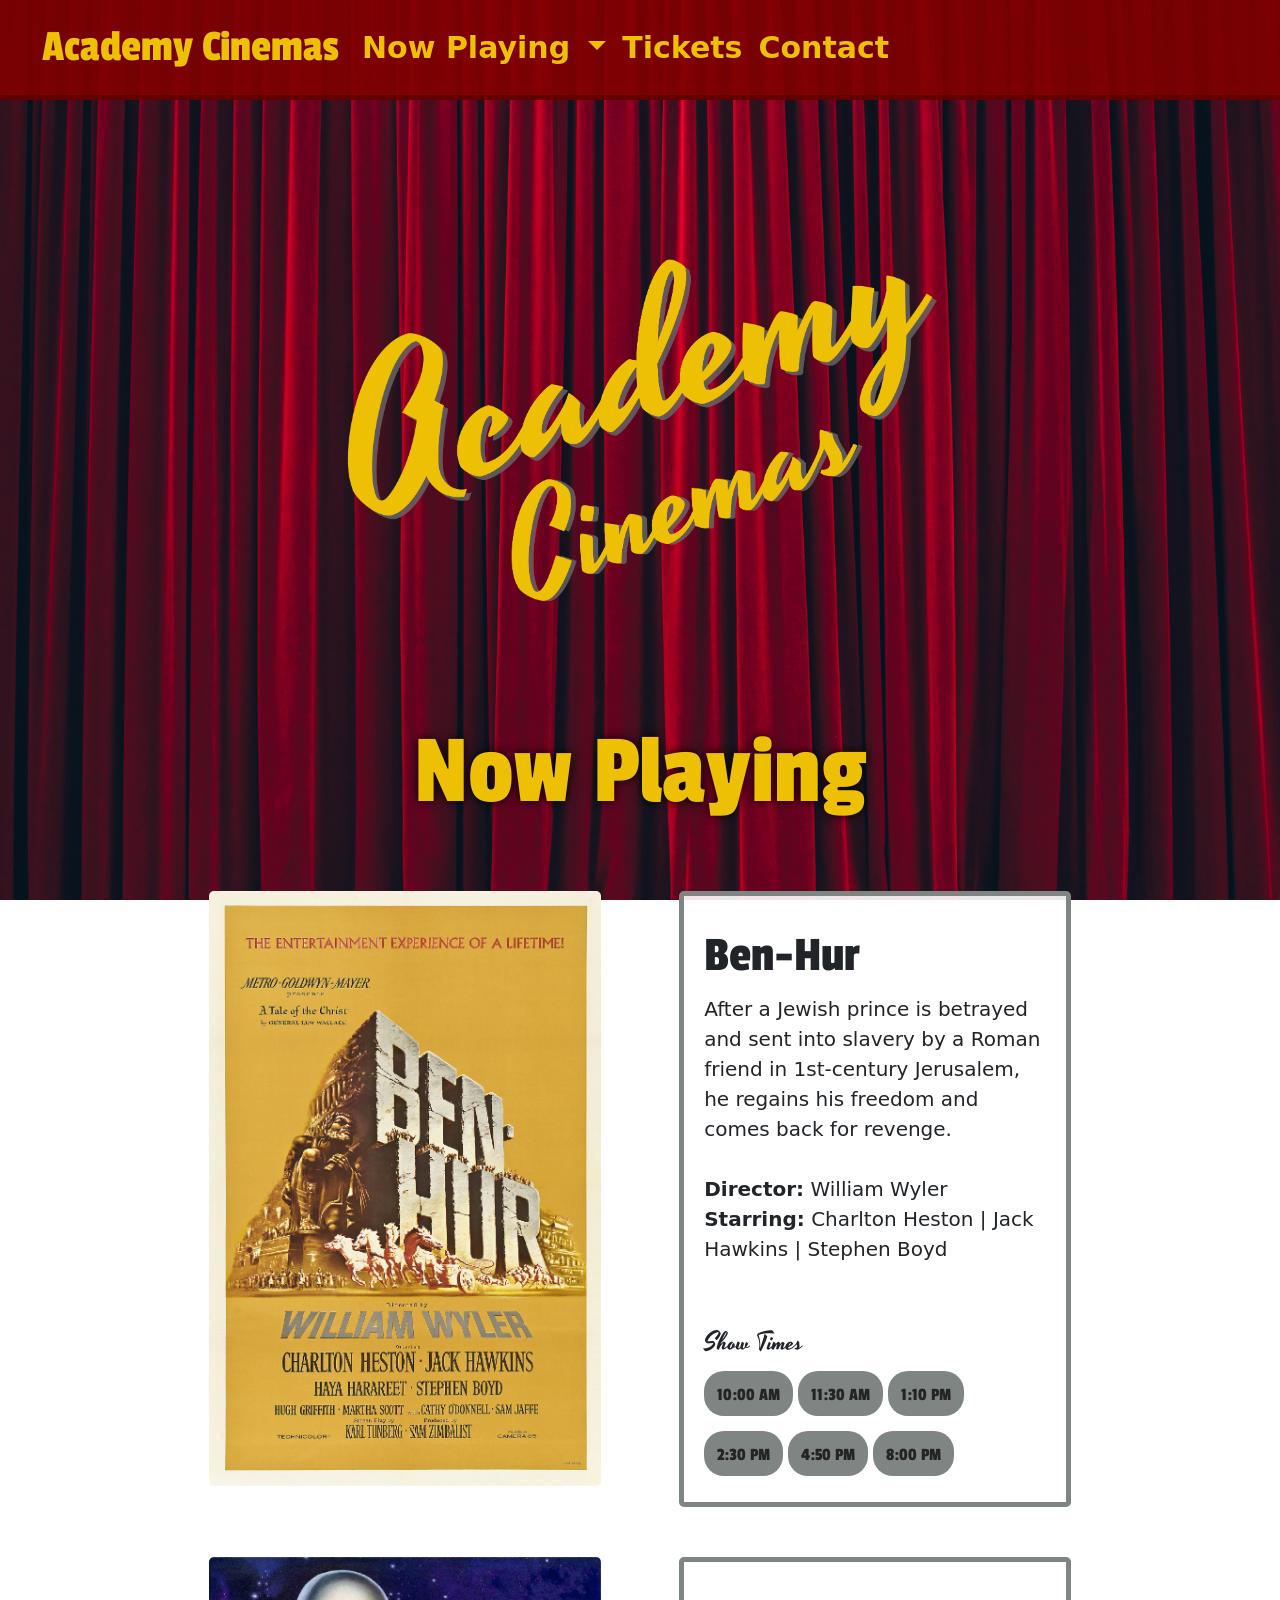
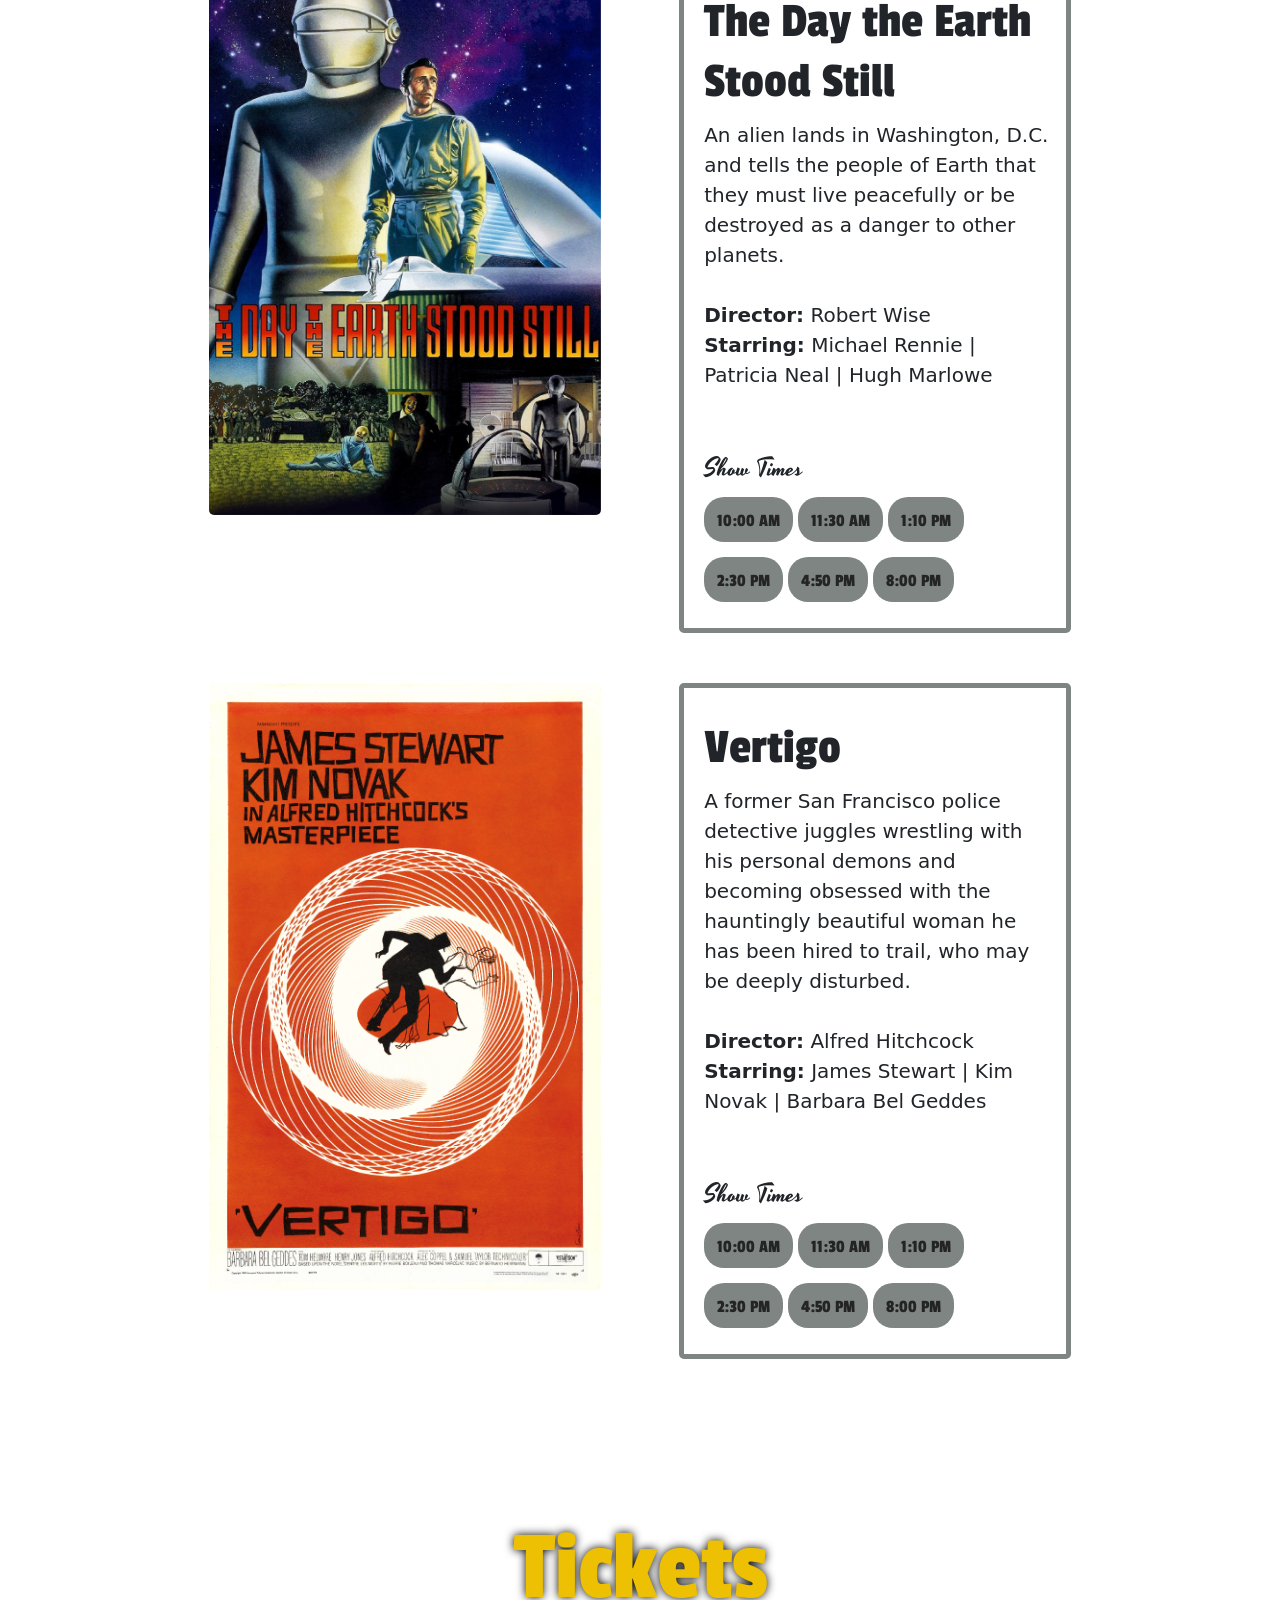
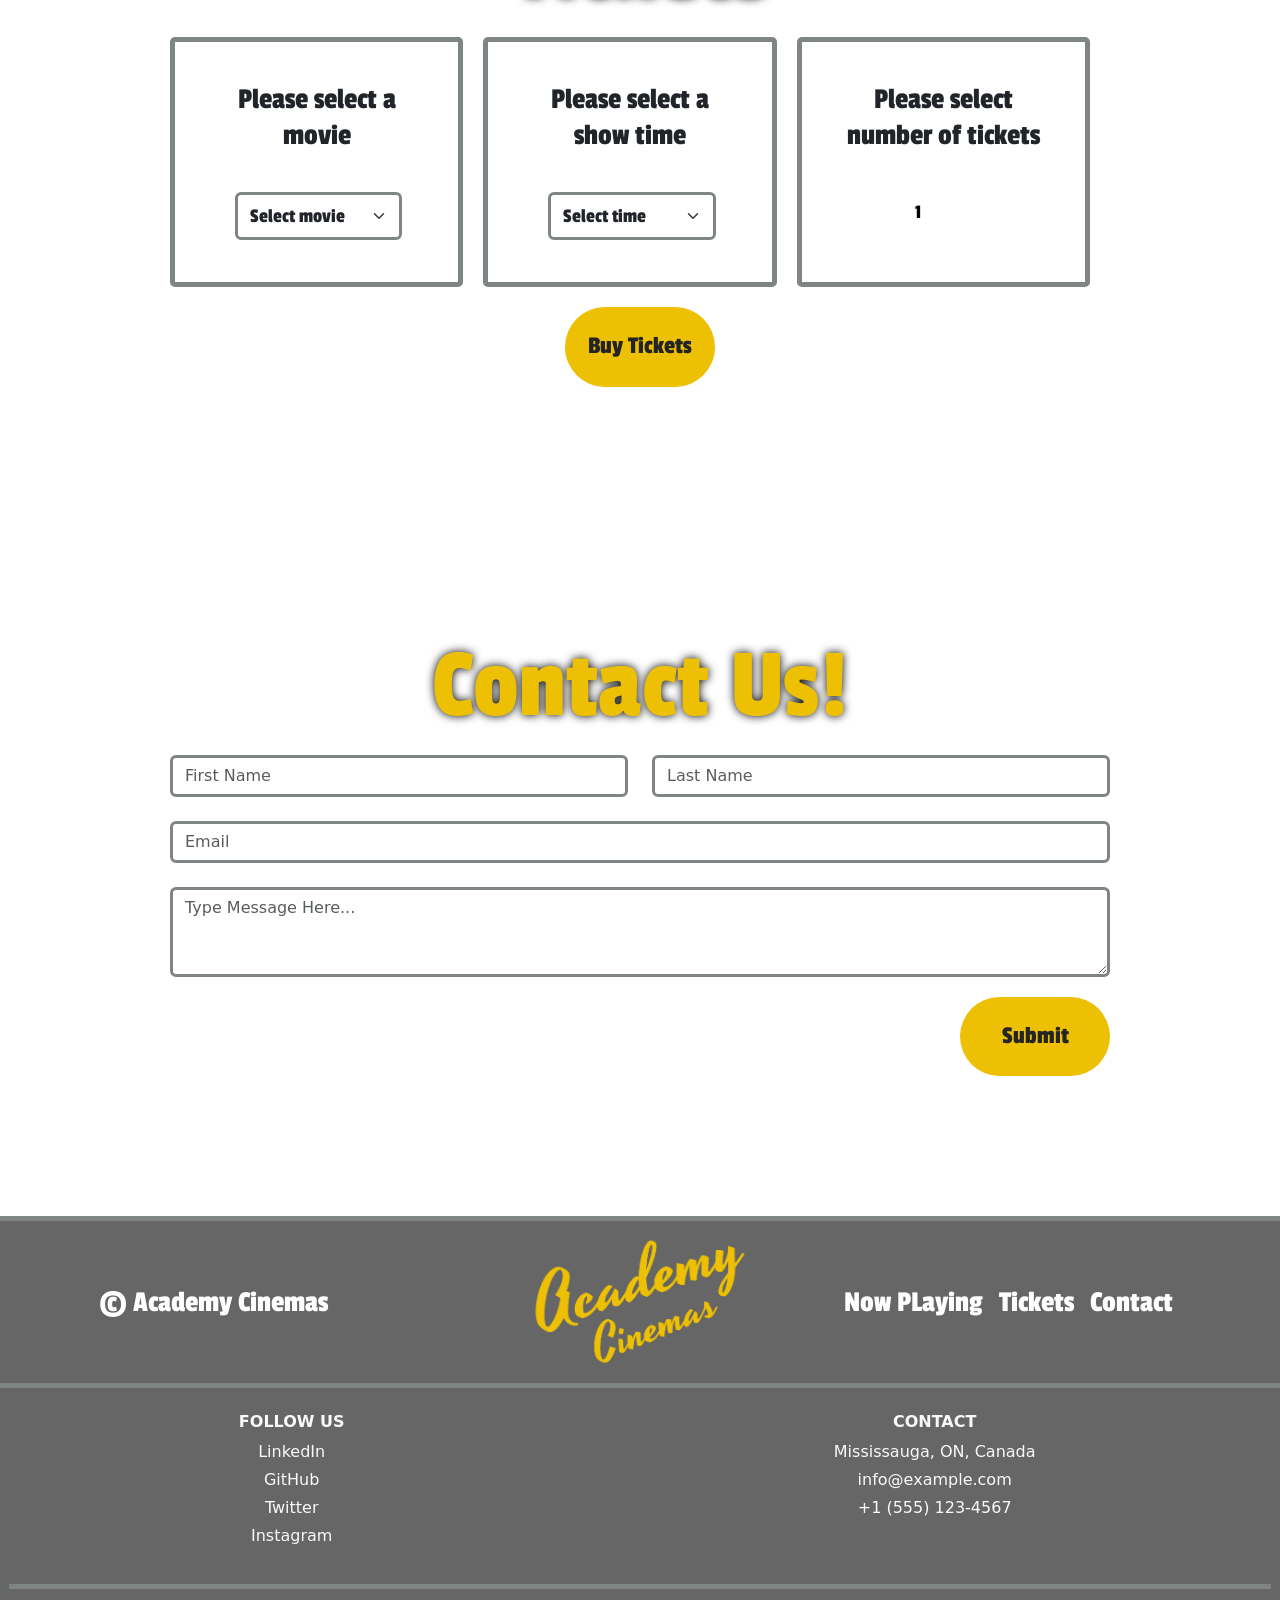
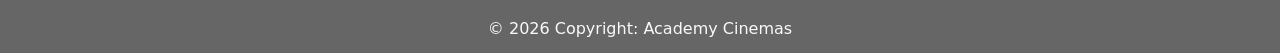
<file: Academy-Cinemas/index.html>
<!doctype html>
<html lang="en">
  <head>
    <!-- Required meta tags -->
    <meta charset="utf-8">
    <meta name="viewport" content="width=device-width, initial-scale=1">
   
    <title>Academy Cinemas</title>
    <!-- Bootstrap CSS -->
    <link href="https://cdn.jsdelivr.net/npm/bootstrap@5.1.3/dist/css/bootstrap.min.css" rel="stylesheet" integrity="sha384-1BmE4kWBq78iYhFldvKuhfTAU6auU8tT94WrHftjDbrCEXSU1oBoqyl2QvZ6jIW3" crossorigin="anonymous">
   <!--CUSTOM CSS listed last to override bootstap css based on levels of specificity-->
    <link href="css/custom.css" rel="stylesheet">
    <!--Custom CSS for multiple screen sizes-->
    <link href="css/custom-css-media.css" rel="stylesheet">
</head>
  <body>

    <!-- Bootstrap JavaScript-->
    <script src="https://cdn.jsdelivr.net/npm/bootstrap@5.1.3/dist/js/bootstrap.bundle.min.js" integrity="sha384-ka7Sk0Gln4gmtz2MlQnikT1wXgYsOg+OMhuP+IlRH9sENBO0LRn5q+8nbTov4+1p" crossorigin="anonymous"></script>
    <!--NAVBAR-->
    <nav class="navbar navbar-expand-lg sticky-top">
  <div class="container-fluid">
    <a class="navbar-brand" href="#">Academy Cinemas</a>
    <button class="navbar-toggler collapsed" type="button" data-bs-toggle="collapse" data-bs-target="#navbarNavDropdown" aria-controls="navbarNavDropdown" aria-expanded="false" aria-label="Toggle navigation">
      <span class="navbar-toggler-icon"></span>
    </button>
    <div class="collapse navbar-collapse" id="navbarNavDropdown">
      <ul class="navbar-nav">
        <li class="nav-item dropdown">
          <a class="nav-link dropdown-toggle" href="#" id="navbarDropdownMenuLink" role="button" data-bs-toggle="dropdown" aria-expanded="false">
            Now Playing
          </a>
          <ul class="dropdown-menu" aria-labelledby="navbarDropdownMenuLink">
            <li><a class="dropdown-item" href="#ben-hur">Ben-hur</a></li>
            <li><a class="dropdown-item" href="#stood-still">The Day the Earth Stood Still</a></li>
            <li><a class="dropdown-item" href="#vertigo">Vertigo</a></li>
          </ul>
        </li>
        <li class="nav-item">
          <a class="nav-link" href="#tickets">Tickets</a>
        </li>
        <li class="nav-item">
          <a class="nav-link" href="#contact">Contact</a>
        </li>
      </ul>
    </div>
  </div>
</nav>
<!--LOGO---->
<header class="row justify-content-center">
    <img src="images/logo.png" class="img-fluid col-lg-6" id="header-image" alt="Academy Cinemas logo">
</header>
<!--NOW PLAYING-->
<section>
    <div class="container" id="now-playing">
        <h1>Now Playing</h1>
        <!--BEN HUR-->
        <div class="d-flex flex-row flex-wrap spacer" id="ben-hur">
            <div class="col-lg-5 mx-auto">
                <img src="images/ben-hur.jpg" class="img-fluid" alt="Ben-Hur movie poster">
            </div>
            <div class="card col-lg-5 mx-auto">
                <div class="card-body">
                    <h3 class="card-title">Ben-Hur</h3>
                    <!--BEN-HUR MOVIE DESCRIPTION-->
                    <p class="lead">
                        After a Jewish prince is betrayed and sent into slavery by a Roman friend in 
                        1st-century Jerusalem, he regains his freedom and comes back for revenge.
                        <br>
                        <br>
                        <b>Director:</b> William Wyler
                        <br>
                        <b>Starring:</b> Charlton Heston | Jack Hawkins | Stephen Boyd
                    </p>
                    <br>
                    <br>
                    <!--BEN-HUR SHOW TIMES-->
                    <h4 class="card-title">Show Times</h4>
                    <div class="row">
                        <div class="col">
                           <a class="btn" href="#tickets" role="button">10:00 AM</a>
                           <a class="btn" href="#tickets" role="button">11:30 AM</a>
                           <a class="btn" href="#tickets" role="button">1:10 PM</a>
                        </div>
                    </div>
                    <div class="row">
                        <div class="col">
                           <a class="btn" href="#tickets" role="button">2:30 PM</a>
                           <a class="btn" href="#tickets" role="button">4:50 PM</a>
                           <a class="btn" href="#tickets" role="button">8:00 PM</a>
                        </div>
                    </div>
                </div>
            </div>
        </div>
                <!--THE DAY THE EARTH STOOD STILL-->
        <div class="d-flex flex-row flex-wrap-reverse spacer" id="stood-still">
            <div class="col-lg-5 mx-auto">
                <img src="images/earth-stood-still.jpg" class="img-fluid" alt="The Day the Earth Stood Still movie poster">
            </div>
            <div class="card col-lg-5 mx-auto">
                <div class="card-body">
                    <h3 class="card-title">The Day the Earth Stood Still</h3>
                    <!--The Day the Earth Stood Still MOVIE DESCRIPTION-->
                    <p class="lead">
                        An alien lands in Washington, D.C. and tells the people of Earth that they must 
live peacefully or be destroyed as a danger to other planets.
                        <br>
                        <br>
                        <b>Director:</b> Robert Wise
                        <br>
                        <b>Starring:</b> Michael Rennie | Patricia Neal | Hugh Marlowe
                    </p>
                    <br>
                    <br>
                    <!--The Day the Earth Stood Still SHOW TIMES-->
                    <h4 class="card-title">Show Times</h4>
                    <div class="row">
                        <div class="col">
                           <a class="btn" href="#tickets" role="button">10:00 AM</a>
                           <a class="btn" href="#tickets" role="button">11:30 AM</a>
                           <a class="btn" href="#tickets" role="button">1:10 PM</a>
                        </div>
                    </div>
                    <div class="row">
                        <div class="col">
                           <a class="btn" href="#tickets" role="button">2:30 PM</a>
                           <a class="btn" href="#tickets" role="button">4:50 PM</a>
                           <a class="btn" href="#tickets" role="button">8:00 PM</a>
                        </div>
                    </div>
                </div>
            </div>
        </div>
               <!--Vertigo-->
        <div class="d-flex flex-row flex-wrap spacer" id="vertigo">
            <div class="col-lg-5 mx-auto">
                <img src="images/vertigo.jpg" class="img-fluid" alt="Vertigo movie poster">
            </div>
            <div class="card col-lg-5 mx-auto">
                <div class="card-body">
                    <h3 class="card-title">Vertigo</h3>
                    <!--Vertigo MOVIE DESCRIPTION-->
                    <p class="lead">
                        A former San Francisco police detective juggles wrestling with 
his personal demons and becoming obsessed with the hauntingly 
beautiful woman he has been hired to trail, who may be deeply disturbed.
                        <br>
                        <br>
                        <b>Director:</b> Alfred Hitchcock
                        <br>
                        <b>Starring:</b> James Stewart | Kim Novak | Barbara Bel Geddes
                    </p>
                    <br>
                    <br>
                    <!--Vertigo SHOW TIMES-->
                    <h4 class="card-title">Show Times</h4>
                    <div class="row">
                        <div class="col">
                           <a class="btn" href="#tickets" role="button">10:00 AM</a>
                           <a class="btn" href="#tickets" role="button">11:30 AM</a>
                           <a class="btn" href="#tickets" role="button">1:10 PM</a>
                        </div>
                    </div>
                    <div class="row">
                        <div class="col">
                           <a class="btn" href="#tickets" role="button">2:30 PM</a>
                           <a class="btn" href="#tickets" role="button">4:50 PM</a>
                           <a class="btn" href="#tickets" role="button">8:00 PM</a>
                        </div>
                    </div>
                </div>
            </div>
        </div>
    </div>
</section>
<!--TICKETS-->
<section>
    <div class="container spacer" id="tickets">
        <h1>Tickets</h1>
        <div class="d-flex flex-row flex-wrap">
            <!--MOVIE SELECTION-->
            <div class="col">
                <div class="card text-center">
                    <h5 class="card-title">Please select a movie</h5>
                    <div class="card-body">
                        <select class="form-select" aria-label="Movie title selection">
                            <option selected>Select movie</option>
                            <option value="1">Ben-Hur</option>
                            <option value="2">The Day the Earth Stood Still</option>
                            <option value="3">Vertigo</option>
                        </select>
                    </div>
                </div>
            </div>
            <!--TIME SELECTION-->
            <div class="col">
                <div class="card text-center">
                    <h5 class="card-title">Please select a show time</h5>
                    <div class="card-body">
                        <select class="form-select" aria-label="Show time selection">
                            <option selected>Select time</option>
                            <option value="1">10:00 AM</option>
                            <option value="2">11:30 AM</option>
                            <option value="3">1:10 PM</option>
                            <option value="4">2:30 PM</option>
                            <option value="5">4:50 PM</option>
                            <option value="6">8:00 PM</option>
                        </select>
                    </div>
                </div>
            </div>
            <!--NUMBER OF TICKETS-->
            <div class="col">
                <div class="card text-center">
                    <h5 class="card-title">Please select number of tickets</h5>
                    <div class="card-body">
                        <input type="number" id="quantity" value="1" step="1">
                    </div>
                </div>
            </div>
        </div>
        <!--BUY TICKETS BUTTON-->
        <div class="row justify-content-center">
            <div class="col-auto">
                <button type="submit" class="btn yellow-btn">Buy Tickets</button>
            </div>
        </div>
    </div>
</section>
<!--CONTACT FORM-->
<section>
    <div class="container" id="contact">
        <h1>Contact Us!</h1>
        <div class="row gy-4">
            <div class="col">
                <input type="text" class="form-control" placeholder="First Name">
            </div>
            <div class="col">
                <input type="text" class="form-control" placeholder="Last Name">
            </div>
            <div>
                <input type="email" class="form-control" placeholder="Email">
            </div>
            <div>
                <textarea class="form-control" rows="3" placeholder="Type Message Here..."></textarea>
                <button type="submit" class="btn yellow-btn" id="contact-submit">Submit</button> 
            </div>
        </div>
    </div>
</section>
<!--FOOTER-->
<section>
    <div class="container-fluid">
  <footer class="d-flex flex-wrap justify-content-center align-items-center py-3">
    <p class="col-md-4 mb-0 footer-text">&copy; Academy Cinemas</p>

   <img src="images/logo.png" class="col-md-4 footer-img" alt="Academy Cinemas logo">

    <ul class="nav col-md-4 justify-content-end">
      <li class="nav-item"><a href="#now-playing" class="nav-link px-2 footer-text">Now PLaying</a></li>
      <li class="nav-item"><a href="#tickets" class="nav-link px-2 footer-text">Tickets</a></li>
      <li class="nav-item"><a href="#contact" class="nav-link px-2 footer-text">Contact</a></li>
    </ul>
  </footer>

 <footer class="text-light pt-3 pb-2">
  <div class="container-fluid text-center">
    <div class="row mt-2 justify-content-center">
      
      <!-- Column 3: Social Media Links -->
      <div class="col-md-2 col-lg-2 col-xl-2 mx-auto mb-2">
        <h6 class="text-uppercase fw-bold mb-2">
          Follow Us
        </h6>
        <p class="mb-1"><a href="#!" class="text-reset text-decoration-none">LinkedIn</a></p>
        <p class="mb-1"><a href="#!" class="text-reset text-decoration-none">GitHub</a></p>
        <p class="mb-1"><a href="#!" class="text-reset text-decoration-none">Twitter</a></p>
        <p class="mb-1"><a href="#!" class="text-reset text-decoration-none">Instagram</a></p>
      </div>

      <!-- Column 4: Contact Information -->
      <div class="col-md-4 col-lg-3 col-xl-3 mx-auto mb-md-0 mb-2">
        <h6 class="text-uppercase fw-bold mb-2">Contact</h6>
        <p class="mb-1">Mississauga, ON, Canada</p>
        <p class="mb-1">info@example.com</p>
        <p class="mb-1">+1 (555) 123-4567</p>
      </div>

    </div>

    <!-- Divider -->
   <div style="height: 5px; background-color: rgb(126, 133, 130); width: 100%; margin: 1.5rem 0;"></div>

    <!-- Copyright Row -->
    <div class="row align-items-center">
      <div class="col-12 text-center">
        <div class="py-1">
          © 2026 Copyright:
          <a class="text-reset text-decoration-none">Academy Cinemas</a>
        </div>
      </div>
    </div>
  </div>
</footer>
</div>
</section>
  </body>
</html>
</file>
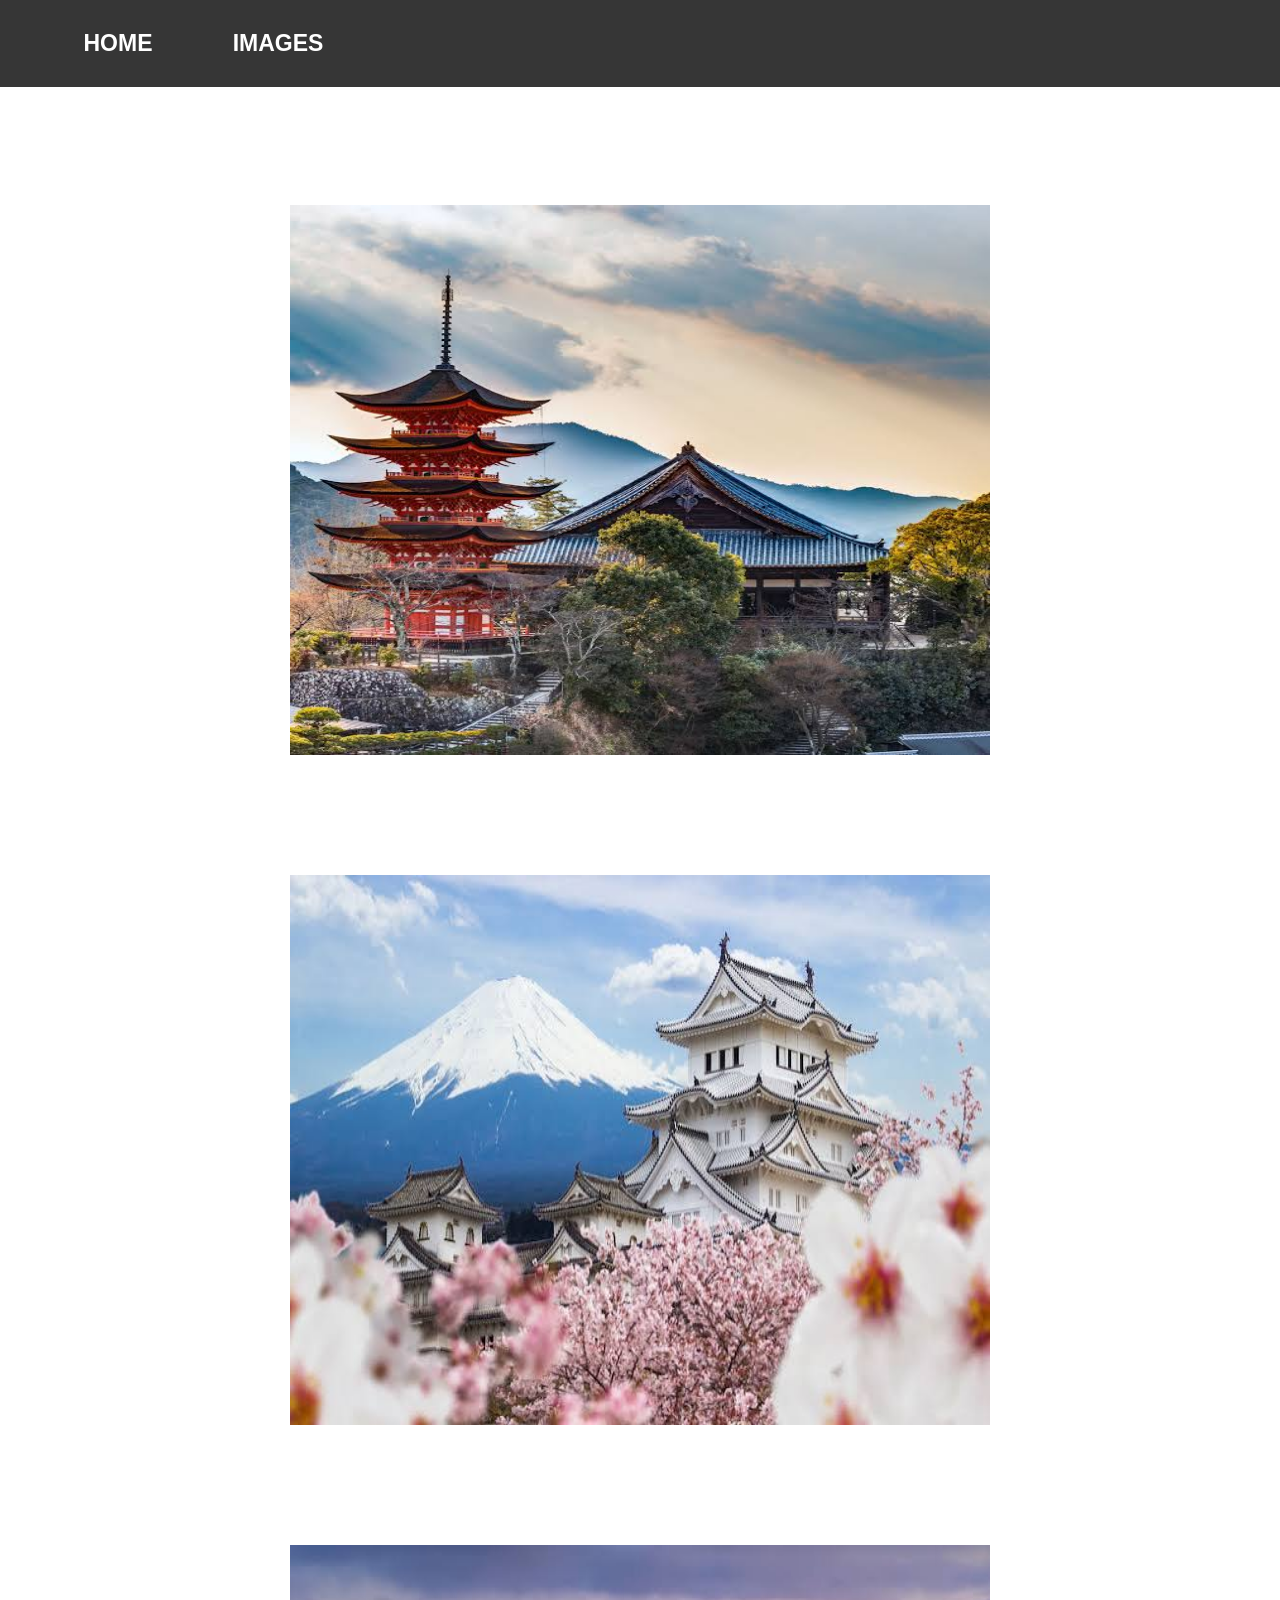
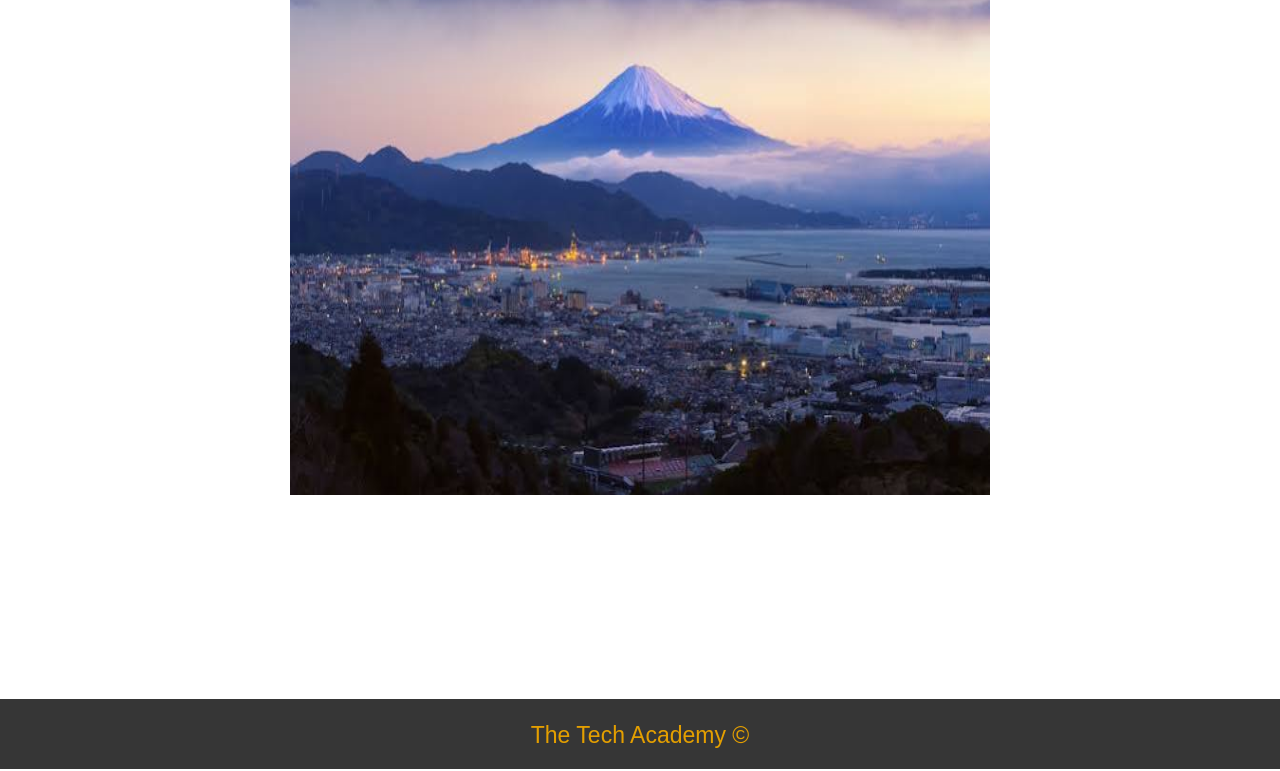
<file: Creating-CSS-Effects/index.html>
<!DOCTYPE html>
<html>
<head>
    <title>Creating Effects with CSS</title>
    <meta charset="UTF-8">
    <link rel="stylesheet" href="css/style.css">
</head>
<body>
    <!--NAVBAR-->
    <nav class="nav-bar">
        <ul>
            <li>
                <a href="#">Home</a>
            </li>
            <li class="drop">
                <a href="#">Images</a>
                <div class="rollover-menu">
                    <a href="#image1">Image 1</a>
                    <a href="#image2">Image 2</a>
                    <a href="#image3">Image 3</a>
                </div>
            </li>        
        </ul>
    </nav>
    <!--IMAGES-->
    <section>
        <!--IMAGE ONE-->
        <div class="image-container" id="image1">
            <img src="images/japan-one.jpeg">
            <div class="overlay"></div>
        </div>
        <!--IMAGE TWO-->
        <div class="image-container" id="image2">
            <img src="images/japan-two.jpeg" class="zoom">
        </div>
        <!--IMAGE THREE-->
        <div class="image-container" id="image3">
            <div class="circle">
             <img src="images/japan-three.jpeg">
            </div>
        </div>
    </section>  
    <!--FOOTER-->
    <footer>
        <div class="footer-text">
            <p>The Tech Academy &copy;</p>
        </div>
    </footer>

</body>
</html>
</file>
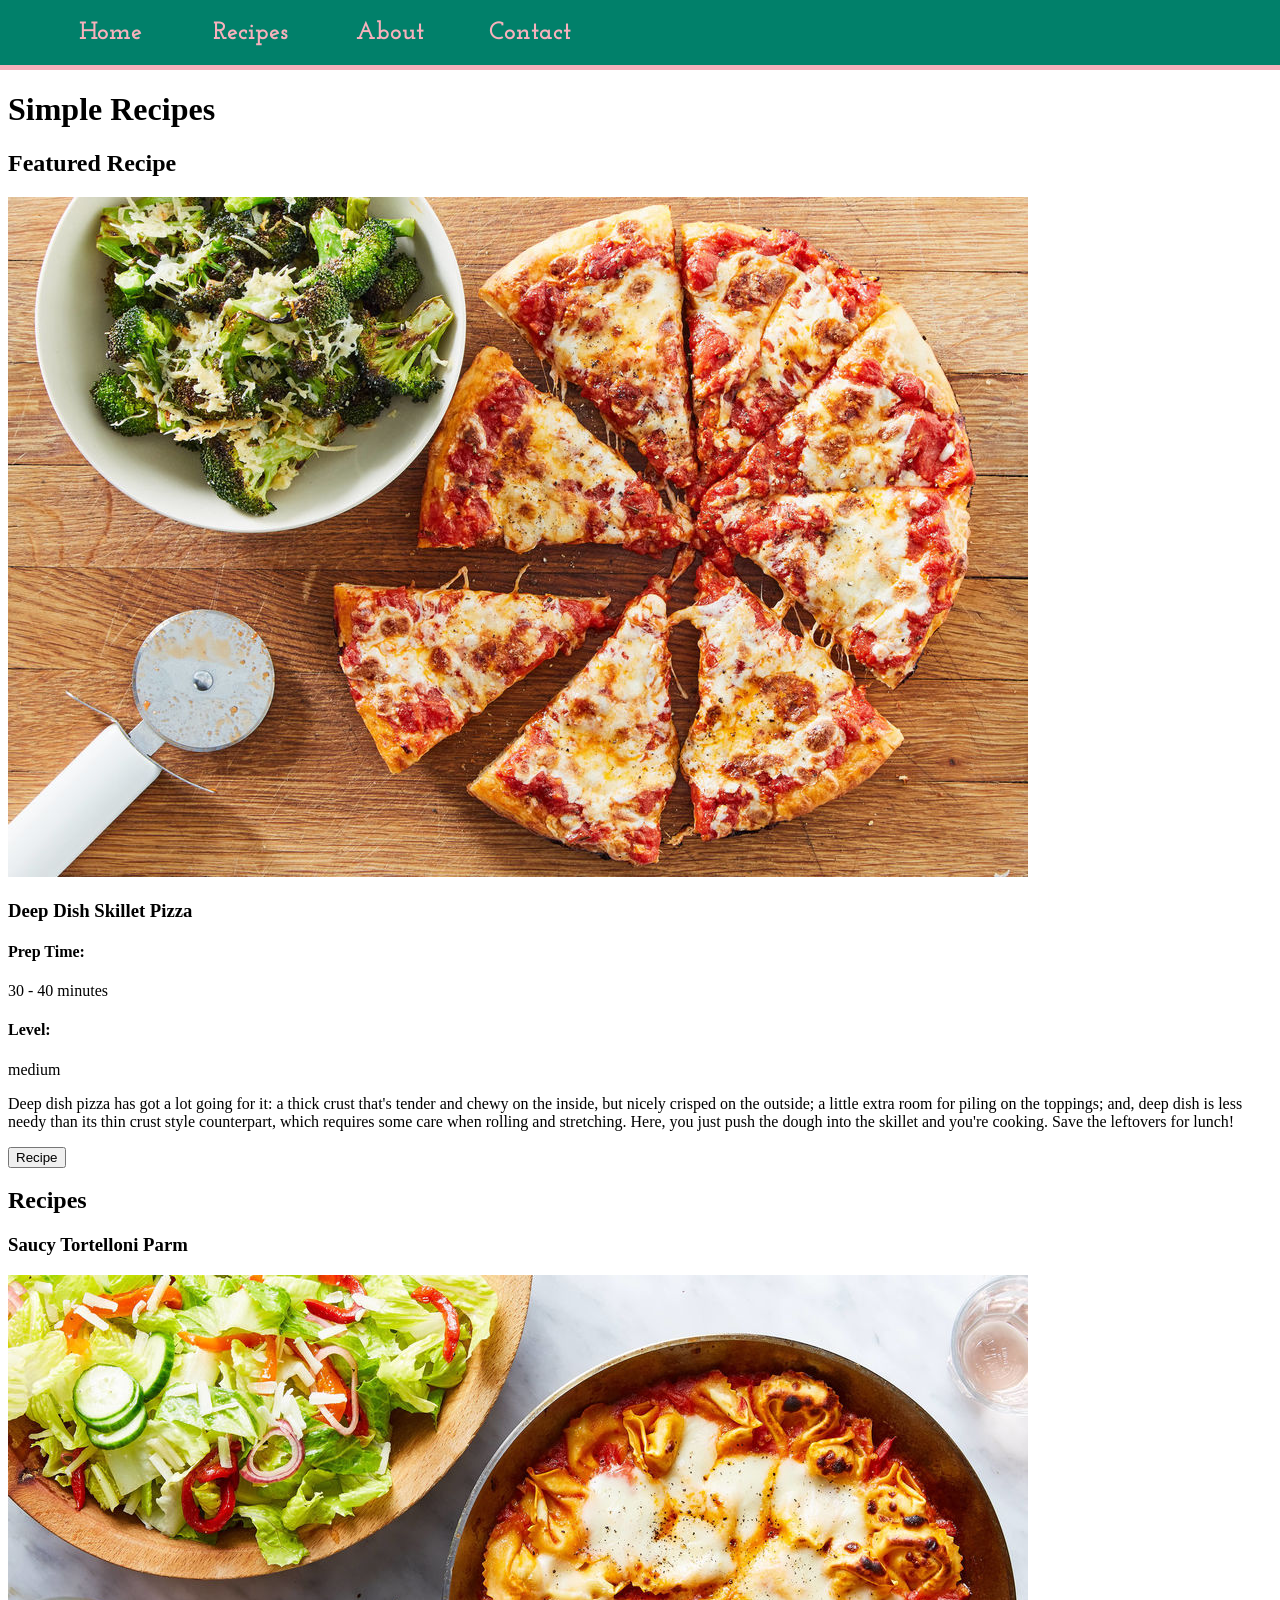
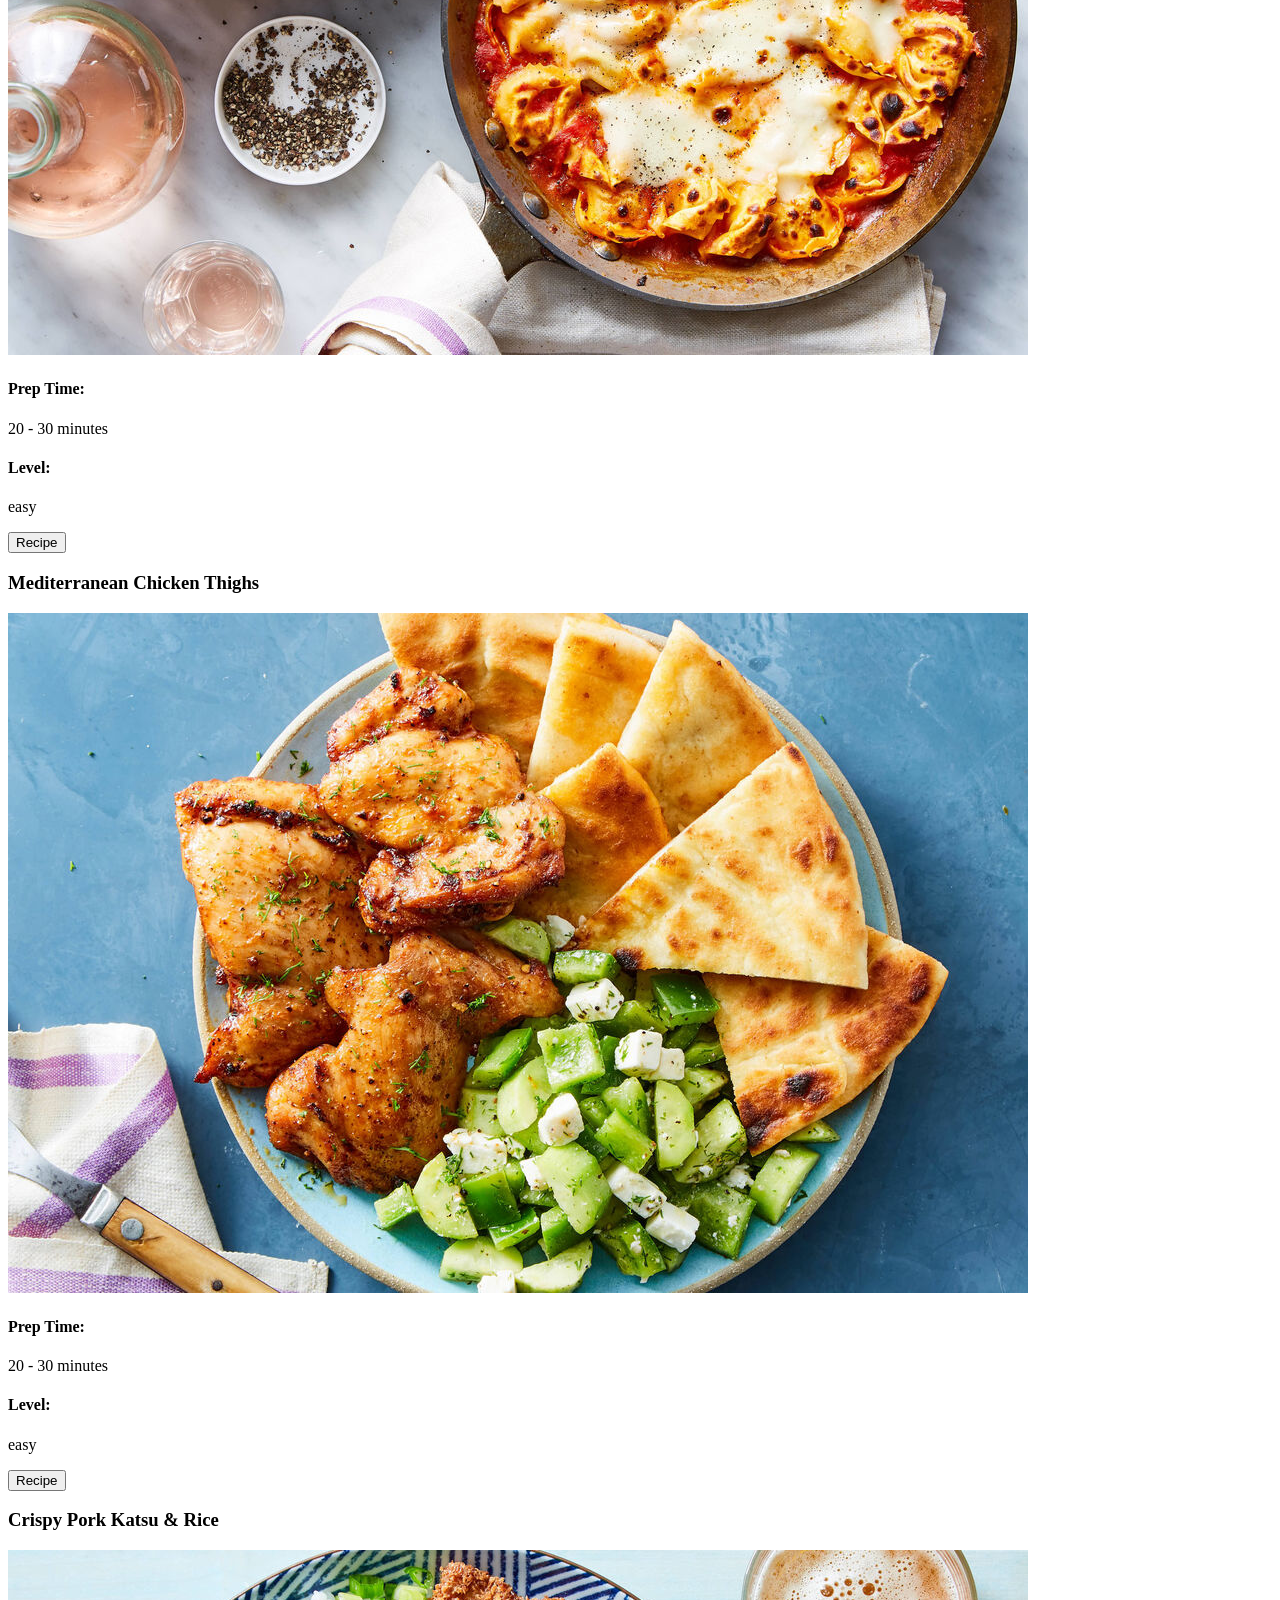
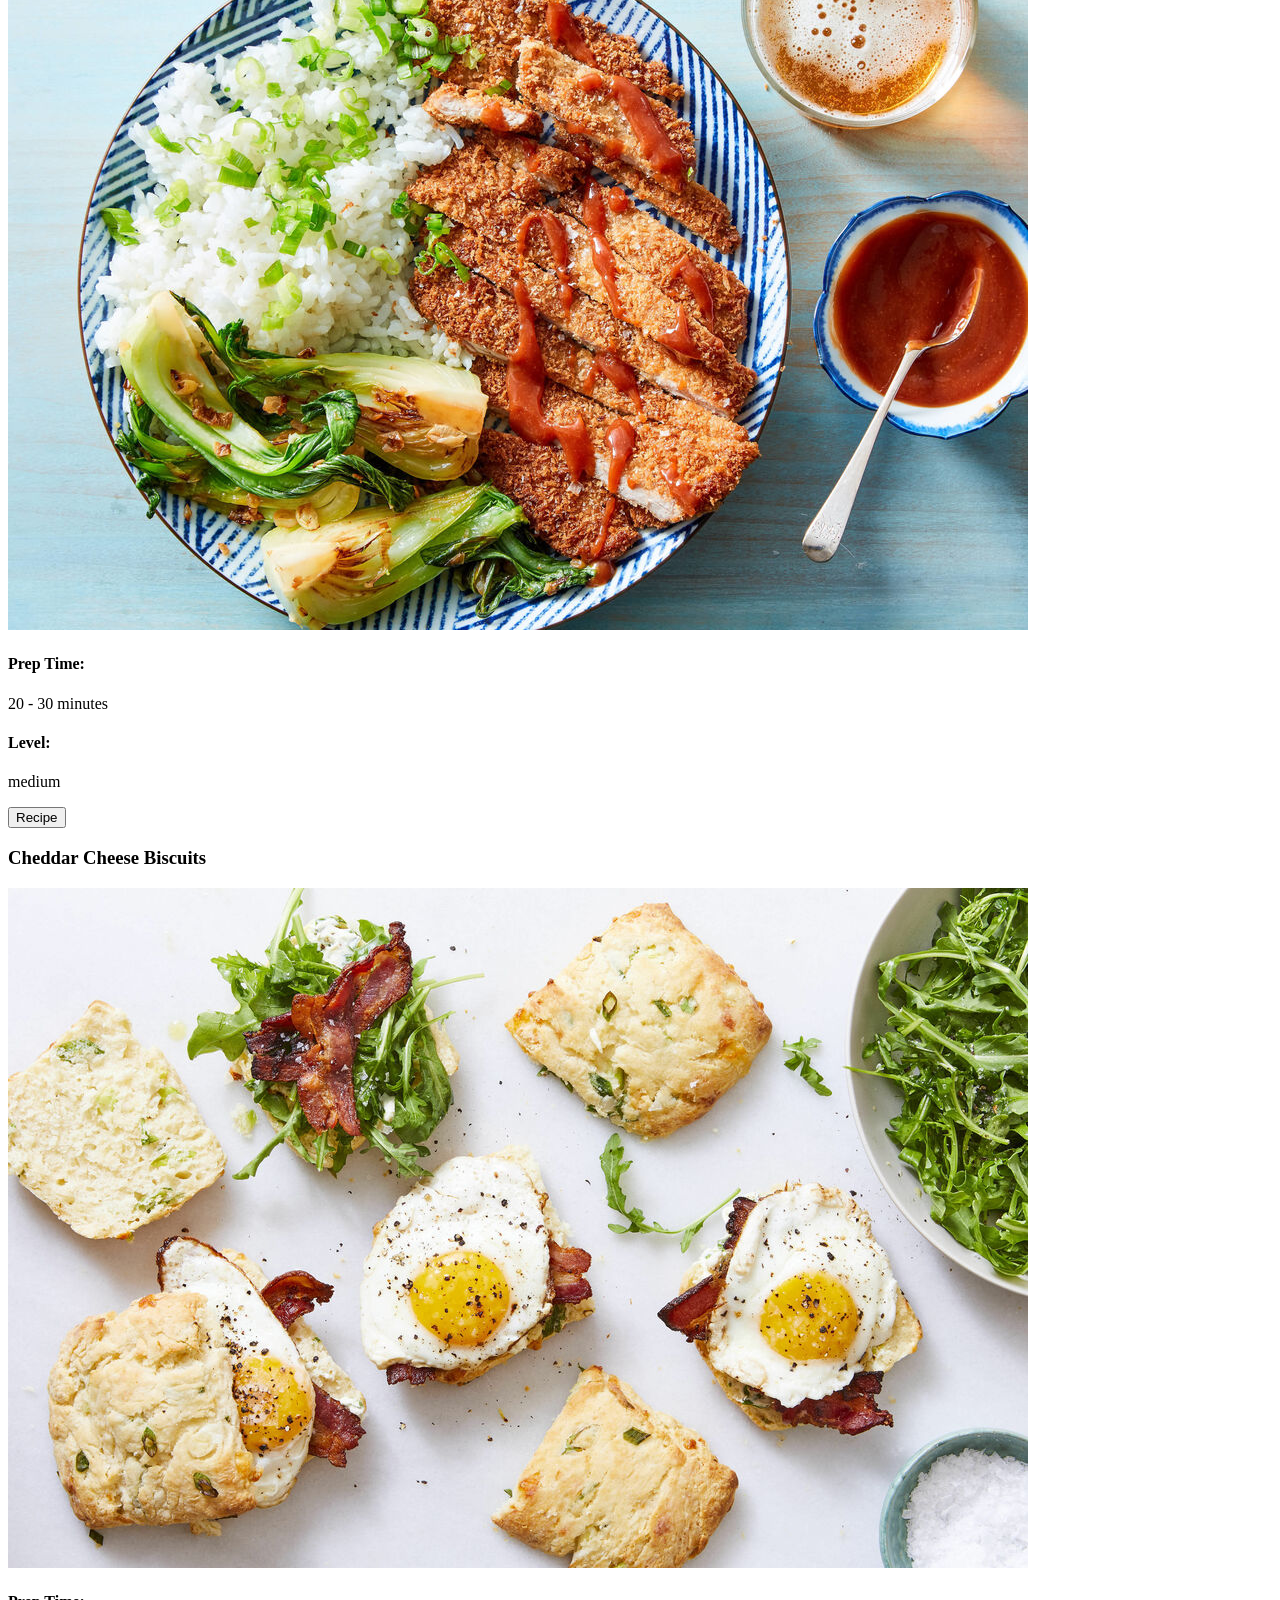
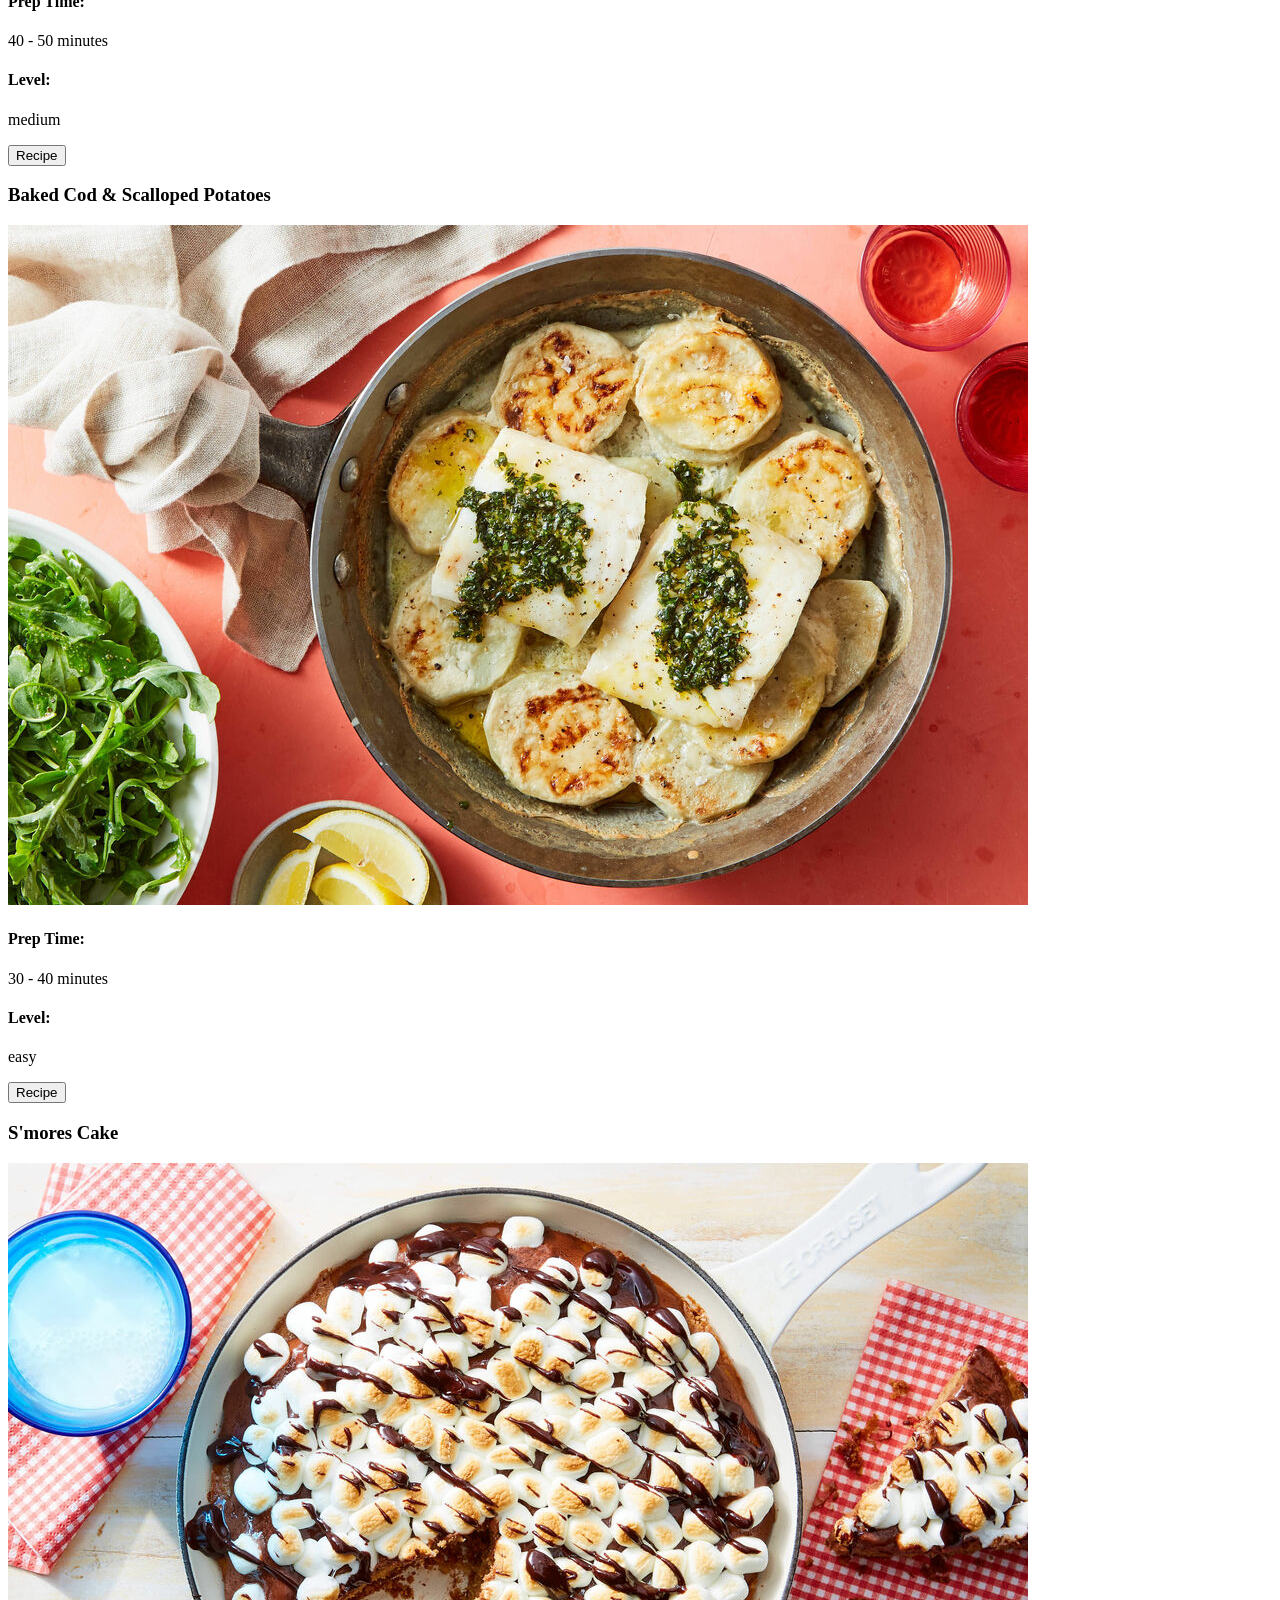
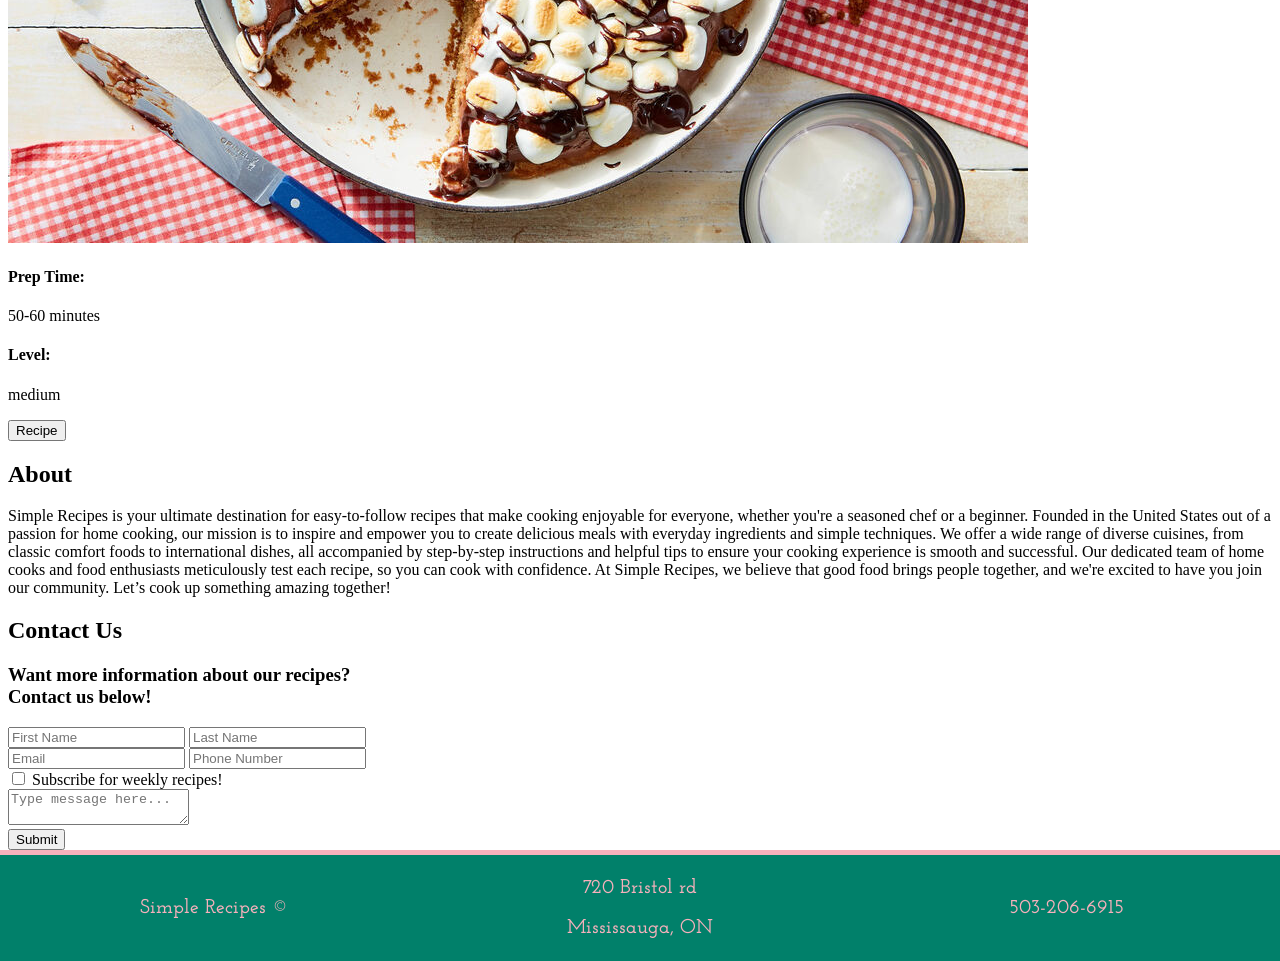
<file: Simple-Recipe/index.html>
<!DOCTYPE html>
<html>
<head>
    <title>Simple Recipes</title>
    <meta charset="UTF-8">
    <link href="css/style.css" rel="stylesheet">
</head>
<body>
    <!--NAVBAR-->
    <nav class="nav-bar">
        <ul>
            <li><a href="#">Home</a></li>
            <li class="drop"><a href="#recipes">Recipes</a>
                <div class="rollover-menu">
                    <a href="#featured">Featured Recipe</a>
                    <a href="#pasta">Pasta</a>
                    <a href="#chicken">Chicken</a>
                    <a href="#pork">Pork</a>
                    <a href="#biscuits">Biscuits</a>
                    <a href="#fish">Fish</a>
                    <a href="#dessert">Dessert</a>
                </div>
            </li>
            <li><a href="#about">About</a></li>
            <li><a href="#contact">Contact</a></li>
        </ul>
    </nav>
    <!--HEADER-->
    <header>
        <h1>Simple Recipes</h1>
    </header>
    <!--RECIPES-->
    <section>
        <!--FEATURED RECIPE-->
        <div id="featured">
            <h2>Featured Recipe</h2>
            <div>
                <img src="images/skillet-pizza.jpeg">
            </div>
            <div>
                <h3>Deep Dish Skillet Pizza</h3>
                <h4>Prep Time:</h4>
                <p>30 - 40 minutes</p>
                <h4>Level:</h4>
                <p>medium</p>
                <p>Deep dish pizza has got a lot going for it:
                    a thick crust that's tender and chewy on the inside,
                    but nicely crisped on the outside; a little extra room for piling
                    on the toppings; and, deep dish is less needy than its thin crust
                    style counterpart, which requires some care when rolling and stretching.
                    Here, you just push the dough into the skillet and you're cooking.
                    Save the leftovers for lunch!</p>
                <input type="button" value="Recipe">
            </div>
        </div>
        <!--RECIPE CARDS-->
        <div id="recipes">
            <h2>Recipes</h2>
            <!--PASTA-->
            <div id="pasta">
                <h3>Saucy Tortelloni Parm </h3>
                    <div>
                            <img src="images/tortelloni.jpeg">
                    </div>
                    <div>
                        <h4>Prep Time:</h4>
                        <p>20 - 30 minutes</p>
                        <h4>Level:</h4>
                        <p>easy</p>
                        <input type="button" value="Recipe">
                    </div>
            </div>
            <!--CHICKEN-->
            <div id="chicken">
                <h3>Mediterranean Chicken Thighs</h3>
                    <div>
                        <img src="images/chicken-thighs.jpeg">
                    </div>
                        
                    <div>
                        <h4>Prep Time:</h4>
                        <p>20 - 30 minutes</p>
                        <h4>Level:</h4>
                        <p>easy</p>
                        <input type="button" value="Recipe">
                    </div>
            </div>
            <!--PORK-->
            <div id="pork">
                <h3>Crispy Pork Katsu & Rice</h3>
                    <div>
                        <img src="images/pork-katsu.jpeg">
                    </div>
                    <div>
                        <h4>Prep Time:</h4>
                        <p>20 - 30 minutes</p>
                        <h4>Level:</h4>
                        <p>medium</p>
                        <input type="button" value="Recipe">
                    </div>
            </div>
            <!--BISCUITS-->
            <div id="biscuits">
                    <h3>Cheddar Cheese Biscuits</h3>
                    <div>
                        <img src="images/cheddar-biscuits.jpeg">
                    </div>
                    <div>
                        <h4>Prep Time:</h4>
                        <p>40 - 50 minutes</p>
                        <h4>Level:</h4>
                        <p>medium</p>
                        <input type="button" value="Recipe">
                    </div>
                     
                </div>
            <!--FISH-->
            <div id="fish">
                <h3>Baked Cod & Scalloped Potatoes</h3>
                <div>
                    <img src="images/baked-cod.jpeg">
                </div>
                <div>
                    <h4>Prep Time:</h4>
                    <p>30 - 40 minutes</p>
                    <h4>Level:</h4>
                    <p>easy</p>
                    <input type="button" value="Recipe">
                </div>
            </div>
            <!--DESSERT-->
            <div id="dessert">
                <h3>S'mores Cake</h3>
                <div>
                    <img src="images/smores.jpeg">
                </div>
                <div>
                    <h4>Prep Time:</h4>
                    <p>50-60 minutes</p>
                    <h4>Level:</h4>
                    <p>medium</p>
                    <input type="button" value="Recipe">
                </div>
            </div>
        </div>
    </section>
    <!--ABOUT-->
    <section id="about">
        <h2>About</h2>
        <div>
            <p>Simple Recipes is your ultimate destination for easy-to-follow recipes that make cooking enjoyable for everyone, whether you're a seasoned chef or a beginner. Founded in the United States out of a passion for home cooking, our mission is to inspire and empower you to create delicious meals with everyday ingredients and simple techniques. We offer a wide range of diverse cuisines, from classic comfort foods to international dishes, all accompanied by step-by-step instructions and helpful tips to ensure your cooking experience is smooth and successful. Our dedicated team of home cooks and food enthusiasts meticulously test each recipe, so you can cook with confidence. At Simple Recipes, we believe that good food brings people together, and we're excited to have you join our community. Let’s cook up something amazing together!</p>
        </div>
    </section>
    <!--CONTACT FORM-->
    <section>
        <div id="contact">
            <h2>Contact Us</h2>
            <h3>Want more information about our recipes? <br> Contact us below!</h3>
            <form>
                <input type="text" placeholder="First Name">
                <input type="text" placeholder="Last Name"><br>
                <input type="email" placeholder="Email">
                <input type="tel" placeholder="Phone Number"><br>
                <input type="checkbox" id="subscription">
                <label for="subscription">Subscribe for weekly recipes!</label><br>
                <textarea placeholder="Type message here..."></textarea><br>
                <input type="submit" value="Submit">
            </form>
        </div>
    </section>
    <!--FOOTER-->
    <footer>
        <table>
            <tr>
                <td>
                    <p>Simple Recipes &copy;</p>
                </td>
                <td>
                    <p>720 Bristol rd</p>
                    <p>Mississauga, ON</p>
                </td>
                <td>
                    <p>503-206-6915</p>
                </td>
            </tr>
        </table>
    </footer>
</body>

</html>
</file>
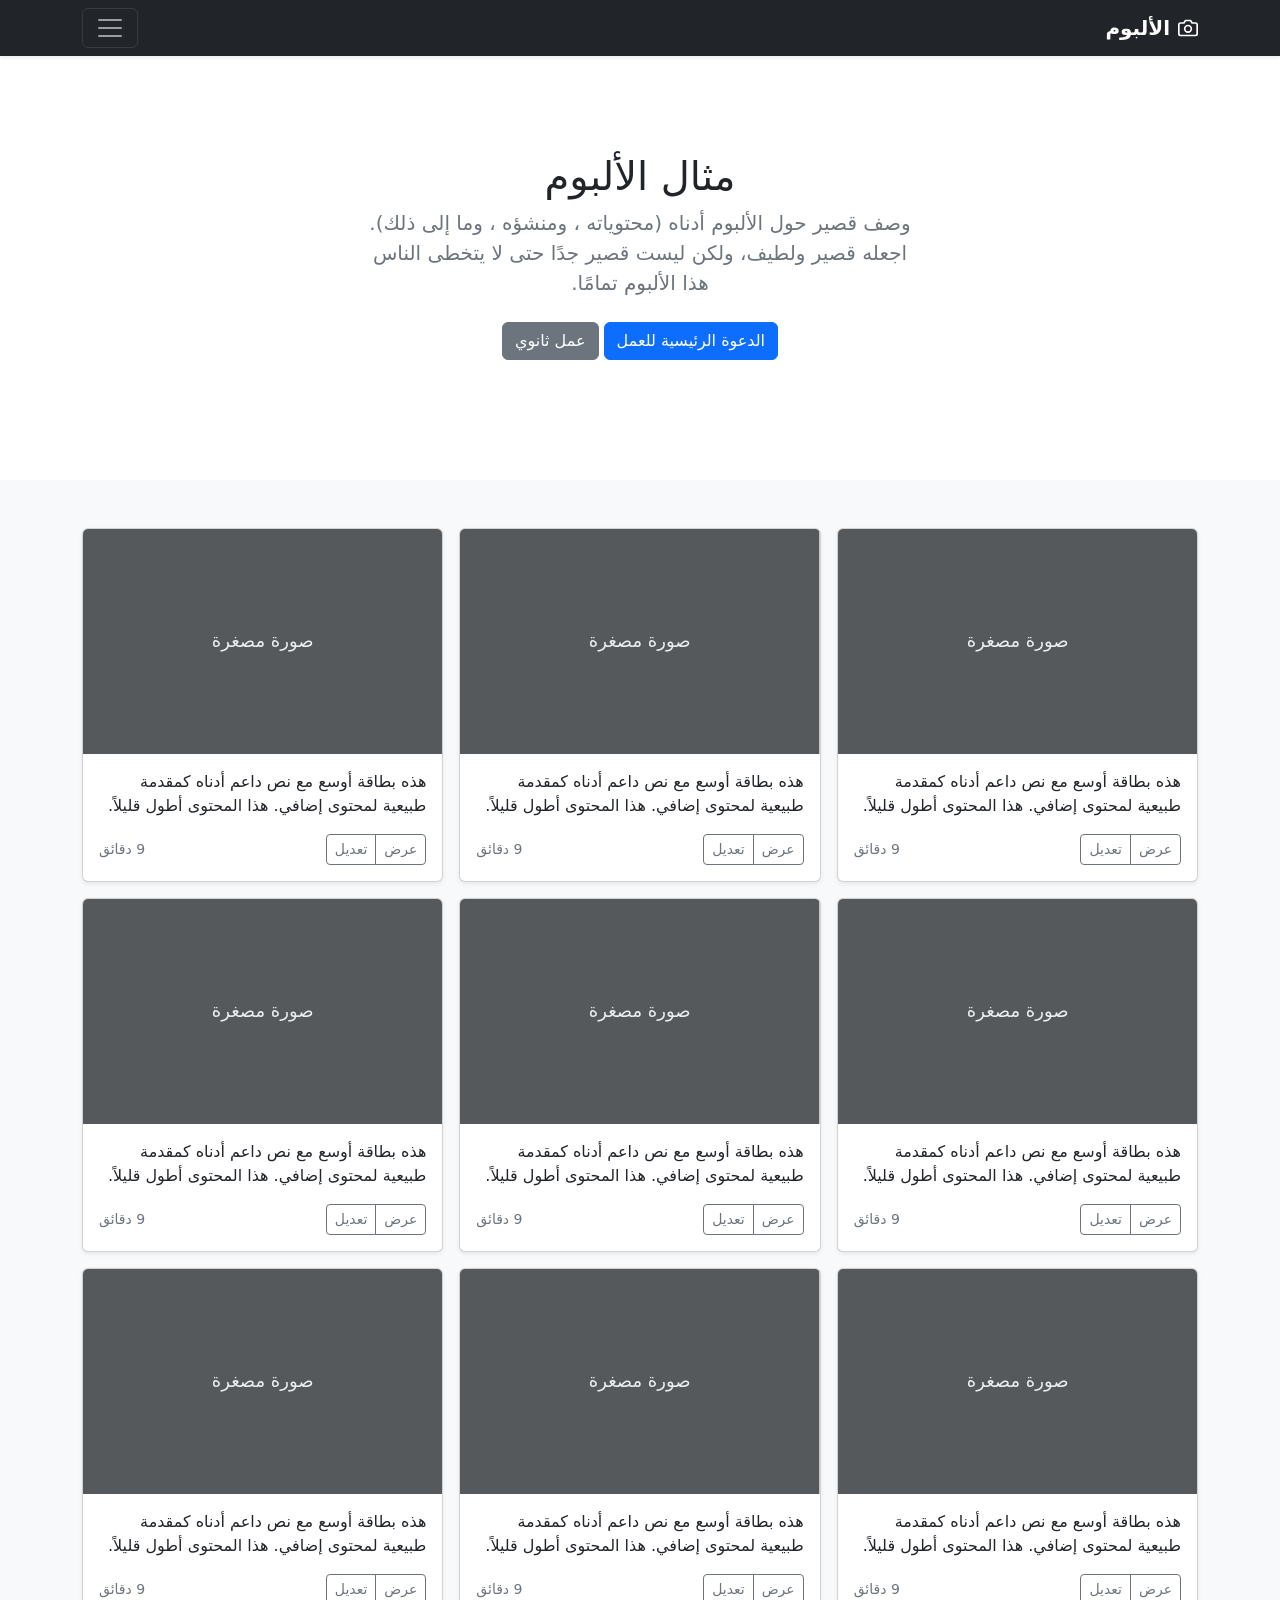
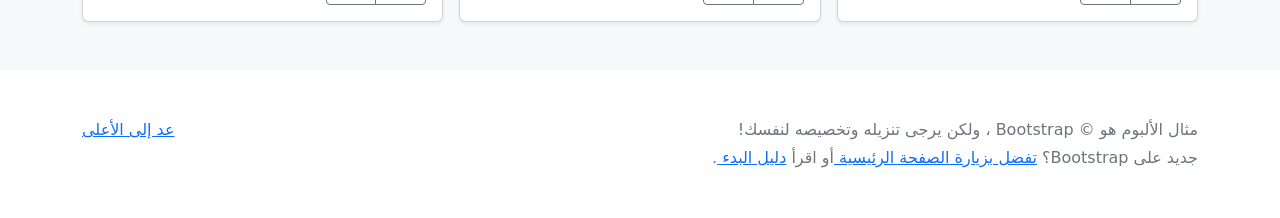
<file: Academy-Cinemas/bootstrap-5.2.3-examples/album-rtl/index.html>
<!doctype html>
<html lang="ar" dir="rtl">
  <head>
    <meta charset="utf-8">
    <meta name="viewport" content="width=device-width, initial-scale=1">
    <meta name="description" content="">
    <meta name="author" content="Mark Otto, Jacob Thornton, and Bootstrap contributors">
    <meta name="generator" content="Hugo 0.104.2">
    <title>مثال الألبوم · Bootstrap v5.2</title>

    <link rel="canonical" href="https://getbootstrap.com/docs/5.2/examples/album-rtl/">

    

    

<link href="../assets/dist/css/bootstrap.rtl.min.css" rel="stylesheet">

    <style>
      .bd-placeholder-img {
        font-size: 1.125rem;
        text-anchor: middle;
        -webkit-user-select: none;
        -moz-user-select: none;
        user-select: none;
      }

      @media (min-width: 768px) {
        .bd-placeholder-img-lg {
          font-size: 3.5rem;
        }
      }

      .b-example-divider {
        height: 3rem;
        background-color: rgba(0, 0, 0, .1);
        border: solid rgba(0, 0, 0, .15);
        border-width: 1px 0;
        box-shadow: inset 0 .5em 1.5em rgba(0, 0, 0, .1), inset 0 .125em .5em rgba(0, 0, 0, .15);
      }

      .b-example-vr {
        flex-shrink: 0;
        width: 1.5rem;
        height: 100vh;
      }

      .bi {
        vertical-align: -.125em;
        fill: currentColor;
      }

      .nav-scroller {
        position: relative;
        z-index: 2;
        height: 2.75rem;
        overflow-y: hidden;
      }

      .nav-scroller .nav {
        display: flex;
        flex-wrap: nowrap;
        padding-bottom: 1rem;
        margin-top: -1px;
        overflow-x: auto;
        text-align: center;
        white-space: nowrap;
        -webkit-overflow-scrolling: touch;
      }
    </style>

    
  </head>
  <body>
    
<header>
  <div class="collapse bg-dark" id="navbarHeader">
    <div class="container">
      <div class="row">
        <div class="col-sm-8 col-md-7 py-4">
          <h4 class="text-white">حول</h4>
          <p class="text-muted">أضف بعض المعلومات حول الألبوم، المؤلف، أو أي سياق خلفية آخر. اجعلها بضع جمل حتى يتمكن الزوار من التقاط بعض التلميحات المفيدة. ثم اربطها ببعض مواقع التواصل الاجتماعي أو معلومات الاتصال.</p>
        </div>
        <div class="col-sm-4 offset-md-1 py-4">
          <h4 class="text-white">تواصل معي</h4>
          <ul class="list-unstyled">
            <li><a href="#" class="text-white">تابعني على تويتر</a></li>
            <li><a href="#" class="text-white">شاركني الإعجاب في فيسبوك</a></li>
            <li><a href="#" class="text-white">راسلني على البريد الإلكتروني</a></li>
          </ul>
        </div>
      </div>
    </div>
  </div>
  <div class="navbar navbar-dark bg-dark shadow-sm">
    <div class="container">
      <a href="#" class="navbar-brand d-flex align-items-center">
        <svg xmlns="http://www.w3.org/2000/svg" width="20" height="20" fill="none" stroke="currentColor" stroke-linecap="round" stroke-linejoin="round" stroke-width="2" aria-hidden="true" class="me-2" viewBox="0 0 24 24"><path d="M23 19a2 2 0 0 1-2 2H3a2 2 0 0 1-2-2V8a2 2 0 0 1 2-2h4l2-3h6l2 3h4a2 2 0 0 1 2 2z"/><circle cx="12" cy="13" r="4"/></svg>
        <strong>الألبوم</strong>
      </a>
      <button class="navbar-toggler" type="button" data-bs-toggle="collapse" data-bs-target="#navbarHeader" aria-controls="navbarHeader" aria-expanded="false" aria-label="تبديل التنقل">
        <span class="navbar-toggler-icon"></span>
      </button>
    </div>
  </div>
</header>

<main>

  <section class="py-5 text-center container">
    <div class="row py-lg-5">
      <div class="col-lg-6 col-md-8 mx-auto">
        <h1 class="fw-light">مثال الألبوم</h1>
        <p class="lead text-muted">وصف قصير حول الألبوم أدناه (محتوياته ، ومنشؤه ، وما إلى ذلك). اجعله قصير ولطيف، ولكن ليست قصير جدًا حتى لا يتخطى الناس هذا الألبوم تمامًا.</p>
        <p>
          <a href="#" class="btn btn-primary my-2">الدعوة الرئيسية للعمل</a>
          <a href="#" class="btn btn-secondary my-2">عمل ثانوي</a>
        </p>
      </div>
    </div>
  </section>

  <div class="album py-5 bg-light">
    <div class="container">

      <div class="row row-cols-1 row-cols-sm-2 row-cols-md-3 g-3">
        <div class="col">
          <div class="card shadow-sm">
            <svg class="bd-placeholder-img card-img-top" width="100%" height="225" xmlns="http://www.w3.org/2000/svg" role="img" aria-label="Placeholder: صورة مصغرة" preserveAspectRatio="xMidYMid slice" focusable="false"><title>Placeholder</title><rect width="100%" height="100%" fill="#55595c"/><text x="50%" y="50%" fill="#eceeef" dy=".3em">صورة مصغرة</text></svg>

            <div class="card-body">
              <p class="card-text">هذه بطاقة أوسع مع نص داعم أدناه كمقدمة طبيعية لمحتوى إضافي. هذا المحتوى أطول قليلاً.</p>
              <div class="d-flex justify-content-between align-items-center">
                <div class="btn-group">
                  <button type="button" class="btn btn-sm btn-outline-secondary">عرض</button>
                  <button type="button" class="btn btn-sm btn-outline-secondary">تعديل</button>
                </div>
                <small class="text-muted">9 دقائق</small>
              </div>
            </div>
          </div>
        </div>
        <div class="col">
          <div class="card shadow-sm">
            <svg class="bd-placeholder-img card-img-top" width="100%" height="225" xmlns="http://www.w3.org/2000/svg" role="img" aria-label="Placeholder: صورة مصغرة" preserveAspectRatio="xMidYMid slice" focusable="false"><title>Placeholder</title><rect width="100%" height="100%" fill="#55595c"/><text x="50%" y="50%" fill="#eceeef" dy=".3em">صورة مصغرة</text></svg>

            <div class="card-body">
              <p class="card-text">هذه بطاقة أوسع مع نص داعم أدناه كمقدمة طبيعية لمحتوى إضافي. هذا المحتوى أطول قليلاً.</p>
              <div class="d-flex justify-content-between align-items-center">
                <div class="btn-group">
                  <button type="button" class="btn btn-sm btn-outline-secondary">عرض</button>
                  <button type="button" class="btn btn-sm btn-outline-secondary">تعديل</button>
                </div>
                <small class="text-muted">9 دقائق</small>
              </div>
            </div>
          </div>
        </div>
        <div class="col">
          <div class="card shadow-sm">
            <svg class="bd-placeholder-img card-img-top" width="100%" height="225" xmlns="http://www.w3.org/2000/svg" role="img" aria-label="Placeholder: صورة مصغرة" preserveAspectRatio="xMidYMid slice" focusable="false"><title>Placeholder</title><rect width="100%" height="100%" fill="#55595c"/><text x="50%" y="50%" fill="#eceeef" dy=".3em">صورة مصغرة</text></svg>

            <div class="card-body">
              <p class="card-text">هذه بطاقة أوسع مع نص داعم أدناه كمقدمة طبيعية لمحتوى إضافي. هذا المحتوى أطول قليلاً.</p>
              <div class="d-flex justify-content-between align-items-center">
                <div class="btn-group">
                  <button type="button" class="btn btn-sm btn-outline-secondary">عرض</button>
                  <button type="button" class="btn btn-sm btn-outline-secondary">تعديل</button>
                </div>
                <small class="text-muted">9 دقائق</small>
              </div>
            </div>
          </div>
        </div>

        <div class="col">
          <div class="card shadow-sm">
            <svg class="bd-placeholder-img card-img-top" width="100%" height="225" xmlns="http://www.w3.org/2000/svg" role="img" aria-label="Placeholder: صورة مصغرة" preserveAspectRatio="xMidYMid slice" focusable="false"><title>Placeholder</title><rect width="100%" height="100%" fill="#55595c"/><text x="50%" y="50%" fill="#eceeef" dy=".3em">صورة مصغرة</text></svg>

            <div class="card-body">
              <p class="card-text">هذه بطاقة أوسع مع نص داعم أدناه كمقدمة طبيعية لمحتوى إضافي. هذا المحتوى أطول قليلاً.</p>
              <div class="d-flex justify-content-between align-items-center">
                <div class="btn-group">
                  <button type="button" class="btn btn-sm btn-outline-secondary">عرض</button>
                  <button type="button" class="btn btn-sm btn-outline-secondary">تعديل</button>
                </div>
                <small class="text-muted">9 دقائق</small>
              </div>
            </div>
          </div>
        </div>
        <div class="col">
          <div class="card shadow-sm">
            <svg class="bd-placeholder-img card-img-top" width="100%" height="225" xmlns="http://www.w3.org/2000/svg" role="img" aria-label="Placeholder: صورة مصغرة" preserveAspectRatio="xMidYMid slice" focusable="false"><title>Placeholder</title><rect width="100%" height="100%" fill="#55595c"/><text x="50%" y="50%" fill="#eceeef" dy=".3em">صورة مصغرة</text></svg>

            <div class="card-body">
              <p class="card-text">هذه بطاقة أوسع مع نص داعم أدناه كمقدمة طبيعية لمحتوى إضافي. هذا المحتوى أطول قليلاً.</p>
              <div class="d-flex justify-content-between align-items-center">
                <div class="btn-group">
                  <button type="button" class="btn btn-sm btn-outline-secondary">عرض</button>
                  <button type="button" class="btn btn-sm btn-outline-secondary">تعديل</button>
                </div>
                <small class="text-muted">9 دقائق</small>
              </div>
            </div>
          </div>
        </div>
        <div class="col">
          <div class="card shadow-sm">
            <svg class="bd-placeholder-img card-img-top" width="100%" height="225" xmlns="http://www.w3.org/2000/svg" role="img" aria-label="Placeholder: صورة مصغرة" preserveAspectRatio="xMidYMid slice" focusable="false"><title>Placeholder</title><rect width="100%" height="100%" fill="#55595c"/><text x="50%" y="50%" fill="#eceeef" dy=".3em">صورة مصغرة</text></svg>

            <div class="card-body">
              <p class="card-text">هذه بطاقة أوسع مع نص داعم أدناه كمقدمة طبيعية لمحتوى إضافي. هذا المحتوى أطول قليلاً.</p>
              <div class="d-flex justify-content-between align-items-center">
                <div class="btn-group">
                  <button type="button" class="btn btn-sm btn-outline-secondary">عرض</button>
                  <button type="button" class="btn btn-sm btn-outline-secondary">تعديل</button>
                </div>
                <small class="text-muted">9 دقائق</small>
              </div>
            </div>
          </div>
        </div>

        <div class="col">
          <div class="card shadow-sm">
            <svg class="bd-placeholder-img card-img-top" width="100%" height="225" xmlns="http://www.w3.org/2000/svg" role="img" aria-label="Placeholder: صورة مصغرة" preserveAspectRatio="xMidYMid slice" focusable="false"><title>Placeholder</title><rect width="100%" height="100%" fill="#55595c"/><text x="50%" y="50%" fill="#eceeef" dy=".3em">صورة مصغرة</text></svg>

            <div class="card-body">
              <p class="card-text">هذه بطاقة أوسع مع نص داعم أدناه كمقدمة طبيعية لمحتوى إضافي. هذا المحتوى أطول قليلاً.</p>
              <div class="d-flex justify-content-between align-items-center">
                <div class="btn-group">
                  <button type="button" class="btn btn-sm btn-outline-secondary">عرض</button>
                  <button type="button" class="btn btn-sm btn-outline-secondary">تعديل</button>
                </div>
                <small class="text-muted">9 دقائق</small>
              </div>
            </div>
          </div>
        </div>
        <div class="col">
          <div class="card shadow-sm">
            <svg class="bd-placeholder-img card-img-top" width="100%" height="225" xmlns="http://www.w3.org/2000/svg" role="img" aria-label="Placeholder: صورة مصغرة" preserveAspectRatio="xMidYMid slice" focusable="false"><title>Placeholder</title><rect width="100%" height="100%" fill="#55595c"/><text x="50%" y="50%" fill="#eceeef" dy=".3em">صورة مصغرة</text></svg>

            <div class="card-body">
              <p class="card-text">هذه بطاقة أوسع مع نص داعم أدناه كمقدمة طبيعية لمحتوى إضافي. هذا المحتوى أطول قليلاً.</p>
              <div class="d-flex justify-content-between align-items-center">
                <div class="btn-group">
                  <button type="button" class="btn btn-sm btn-outline-secondary">عرض</button>
                  <button type="button" class="btn btn-sm btn-outline-secondary">تعديل</button>
                </div>
                <small class="text-muted">9 دقائق</small>
              </div>
            </div>
          </div>
        </div>
        <div class="col">
          <div class="card shadow-sm">
            <svg class="bd-placeholder-img card-img-top" width="100%" height="225" xmlns="http://www.w3.org/2000/svg" role="img" aria-label="Placeholder: صورة مصغرة" preserveAspectRatio="xMidYMid slice" focusable="false"><title>Placeholder</title><rect width="100%" height="100%" fill="#55595c"/><text x="50%" y="50%" fill="#eceeef" dy=".3em">صورة مصغرة</text></svg>

            <div class="card-body">
              <p class="card-text">هذه بطاقة أوسع مع نص داعم أدناه كمقدمة طبيعية لمحتوى إضافي. هذا المحتوى أطول قليلاً.</p>
              <div class="d-flex justify-content-between align-items-center">
                <div class="btn-group">
                  <button type="button" class="btn btn-sm btn-outline-secondary">عرض</button>
                  <button type="button" class="btn btn-sm btn-outline-secondary">تعديل</button>
                </div>
                <small class="text-muted">9 دقائق</small>
              </div>
            </div>
          </div>
        </div>
      </div>
    </div>
  </div>

</main>

<footer class="text-muted py-5">
  <div class="container">
    <p class="float-end mb-1">
      <a href="#">عد إلى الأعلى</a>
    </p>
    <p class="mb-1">مثال الألبوم هو © Bootstrap ، ولكن يرجى تنزيله وتخصيصه لنفسك!</p>
    <p class="mb-0">جديد على Bootstrap؟ <a href="/"> تفضل بزيارة الصفحة الرئيسية </a> أو اقرأ <a href="../getting-started/introduction/ "> دليل البدء </a>.</p>
  </div>
</footer>


    <script src="../assets/dist/js/bootstrap.bundle.min.js"></script>

      
  </body>
</html>
</file>
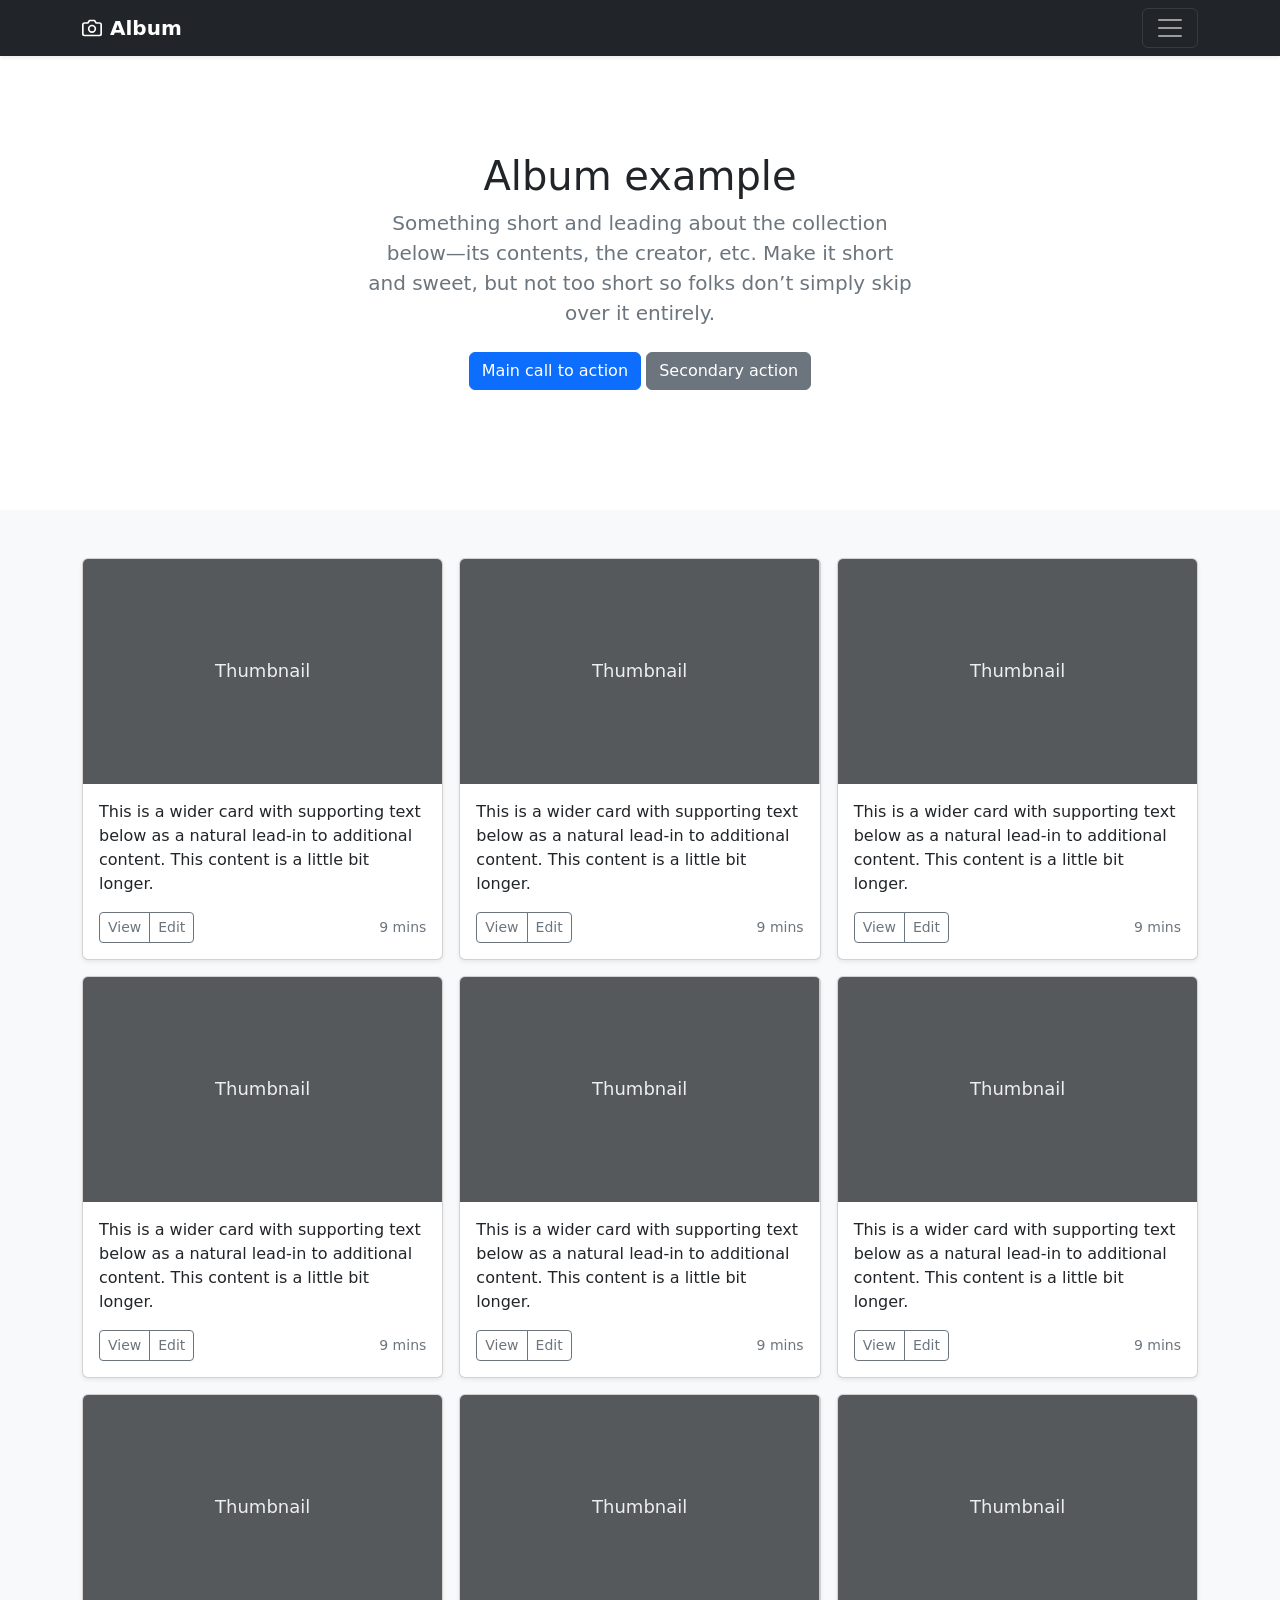
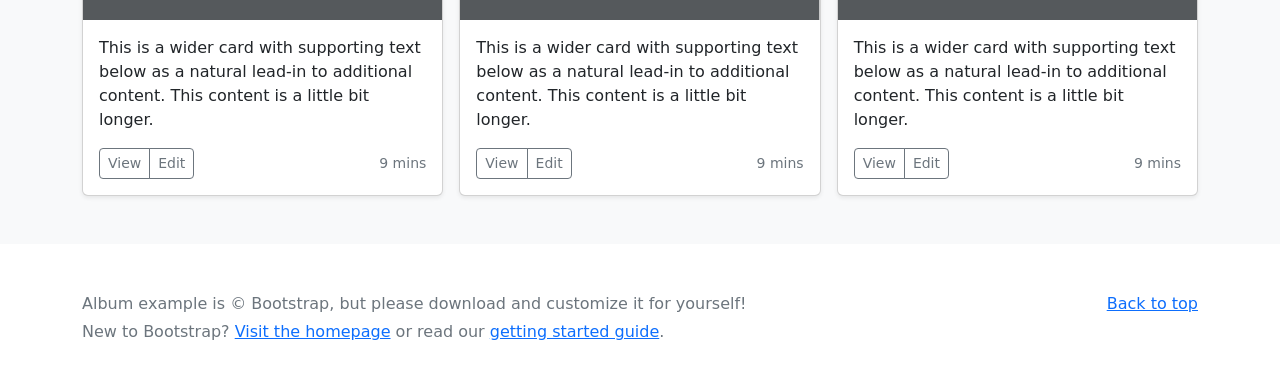
<file: Academy-Cinemas/bootstrap-5.2.3-examples/album/index.html>
<!doctype html>
<html lang="en">
  <head>
    <meta charset="utf-8">
    <meta name="viewport" content="width=device-width, initial-scale=1">
    <meta name="description" content="">
    <meta name="author" content="Mark Otto, Jacob Thornton, and Bootstrap contributors">
    <meta name="generator" content="Hugo 0.104.2">
    <title>Album example · Bootstrap v5.2</title>

    <link rel="canonical" href="https://getbootstrap.com/docs/5.2/examples/album/">

    

    

<link href="../assets/dist/css/bootstrap.min.css" rel="stylesheet">

    <style>
      .bd-placeholder-img {
        font-size: 1.125rem;
        text-anchor: middle;
        -webkit-user-select: none;
        -moz-user-select: none;
        user-select: none;
      }

      @media (min-width: 768px) {
        .bd-placeholder-img-lg {
          font-size: 3.5rem;
        }
      }

      .b-example-divider {
        height: 3rem;
        background-color: rgba(0, 0, 0, .1);
        border: solid rgba(0, 0, 0, .15);
        border-width: 1px 0;
        box-shadow: inset 0 .5em 1.5em rgba(0, 0, 0, .1), inset 0 .125em .5em rgba(0, 0, 0, .15);
      }

      .b-example-vr {
        flex-shrink: 0;
        width: 1.5rem;
        height: 100vh;
      }

      .bi {
        vertical-align: -.125em;
        fill: currentColor;
      }

      .nav-scroller {
        position: relative;
        z-index: 2;
        height: 2.75rem;
        overflow-y: hidden;
      }

      .nav-scroller .nav {
        display: flex;
        flex-wrap: nowrap;
        padding-bottom: 1rem;
        margin-top: -1px;
        overflow-x: auto;
        text-align: center;
        white-space: nowrap;
        -webkit-overflow-scrolling: touch;
      }
    </style>

    
  </head>
  <body>
    
<header>
  <div class="collapse bg-dark" id="navbarHeader">
    <div class="container">
      <div class="row">
        <div class="col-sm-8 col-md-7 py-4">
          <h4 class="text-white">About</h4>
          <p class="text-muted">Add some information about the album below, the author, or any other background context. Make it a few sentences long so folks can pick up some informative tidbits. Then, link them off to some social networking sites or contact information.</p>
        </div>
        <div class="col-sm-4 offset-md-1 py-4">
          <h4 class="text-white">Contact</h4>
          <ul class="list-unstyled">
            <li><a href="#" class="text-white">Follow on Twitter</a></li>
            <li><a href="#" class="text-white">Like on Facebook</a></li>
            <li><a href="#" class="text-white">Email me</a></li>
          </ul>
        </div>
      </div>
    </div>
  </div>
  <div class="navbar navbar-dark bg-dark shadow-sm">
    <div class="container">
      <a href="#" class="navbar-brand d-flex align-items-center">
        <svg xmlns="http://www.w3.org/2000/svg" width="20" height="20" fill="none" stroke="currentColor" stroke-linecap="round" stroke-linejoin="round" stroke-width="2" aria-hidden="true" class="me-2" viewBox="0 0 24 24"><path d="M23 19a2 2 0 0 1-2 2H3a2 2 0 0 1-2-2V8a2 2 0 0 1 2-2h4l2-3h6l2 3h4a2 2 0 0 1 2 2z"/><circle cx="12" cy="13" r="4"/></svg>
        <strong>Album</strong>
      </a>
      <button class="navbar-toggler" type="button" data-bs-toggle="collapse" data-bs-target="#navbarHeader" aria-controls="navbarHeader" aria-expanded="false" aria-label="Toggle navigation">
        <span class="navbar-toggler-icon"></span>
      </button>
    </div>
  </div>
</header>

<main>

  <section class="py-5 text-center container">
    <div class="row py-lg-5">
      <div class="col-lg-6 col-md-8 mx-auto">
        <h1 class="fw-light">Album example</h1>
        <p class="lead text-muted">Something short and leading about the collection below—its contents, the creator, etc. Make it short and sweet, but not too short so folks don’t simply skip over it entirely.</p>
        <p>
          <a href="#" class="btn btn-primary my-2">Main call to action</a>
          <a href="#" class="btn btn-secondary my-2">Secondary action</a>
        </p>
      </div>
    </div>
  </section>

  <div class="album py-5 bg-light">
    <div class="container">

      <div class="row row-cols-1 row-cols-sm-2 row-cols-md-3 g-3">
        <div class="col">
          <div class="card shadow-sm">
            <svg class="bd-placeholder-img card-img-top" width="100%" height="225" xmlns="http://www.w3.org/2000/svg" role="img" aria-label="Placeholder: Thumbnail" preserveAspectRatio="xMidYMid slice" focusable="false"><title>Placeholder</title><rect width="100%" height="100%" fill="#55595c"/><text x="50%" y="50%" fill="#eceeef" dy=".3em">Thumbnail</text></svg>

            <div class="card-body">
              <p class="card-text">This is a wider card with supporting text below as a natural lead-in to additional content. This content is a little bit longer.</p>
              <div class="d-flex justify-content-between align-items-center">
                <div class="btn-group">
                  <button type="button" class="btn btn-sm btn-outline-secondary">View</button>
                  <button type="button" class="btn btn-sm btn-outline-secondary">Edit</button>
                </div>
                <small class="text-muted">9 mins</small>
              </div>
            </div>
          </div>
        </div>
        <div class="col">
          <div class="card shadow-sm">
            <svg class="bd-placeholder-img card-img-top" width="100%" height="225" xmlns="http://www.w3.org/2000/svg" role="img" aria-label="Placeholder: Thumbnail" preserveAspectRatio="xMidYMid slice" focusable="false"><title>Placeholder</title><rect width="100%" height="100%" fill="#55595c"/><text x="50%" y="50%" fill="#eceeef" dy=".3em">Thumbnail</text></svg>

            <div class="card-body">
              <p class="card-text">This is a wider card with supporting text below as a natural lead-in to additional content. This content is a little bit longer.</p>
              <div class="d-flex justify-content-between align-items-center">
                <div class="btn-group">
                  <button type="button" class="btn btn-sm btn-outline-secondary">View</button>
                  <button type="button" class="btn btn-sm btn-outline-secondary">Edit</button>
                </div>
                <small class="text-muted">9 mins</small>
              </div>
            </div>
          </div>
        </div>
        <div class="col">
          <div class="card shadow-sm">
            <svg class="bd-placeholder-img card-img-top" width="100%" height="225" xmlns="http://www.w3.org/2000/svg" role="img" aria-label="Placeholder: Thumbnail" preserveAspectRatio="xMidYMid slice" focusable="false"><title>Placeholder</title><rect width="100%" height="100%" fill="#55595c"/><text x="50%" y="50%" fill="#eceeef" dy=".3em">Thumbnail</text></svg>

            <div class="card-body">
              <p class="card-text">This is a wider card with supporting text below as a natural lead-in to additional content. This content is a little bit longer.</p>
              <div class="d-flex justify-content-between align-items-center">
                <div class="btn-group">
                  <button type="button" class="btn btn-sm btn-outline-secondary">View</button>
                  <button type="button" class="btn btn-sm btn-outline-secondary">Edit</button>
                </div>
                <small class="text-muted">9 mins</small>
              </div>
            </div>
          </div>
        </div>

        <div class="col">
          <div class="card shadow-sm">
            <svg class="bd-placeholder-img card-img-top" width="100%" height="225" xmlns="http://www.w3.org/2000/svg" role="img" aria-label="Placeholder: Thumbnail" preserveAspectRatio="xMidYMid slice" focusable="false"><title>Placeholder</title><rect width="100%" height="100%" fill="#55595c"/><text x="50%" y="50%" fill="#eceeef" dy=".3em">Thumbnail</text></svg>

            <div class="card-body">
              <p class="card-text">This is a wider card with supporting text below as a natural lead-in to additional content. This content is a little bit longer.</p>
              <div class="d-flex justify-content-between align-items-center">
                <div class="btn-group">
                  <button type="button" class="btn btn-sm btn-outline-secondary">View</button>
                  <button type="button" class="btn btn-sm btn-outline-secondary">Edit</button>
                </div>
                <small class="text-muted">9 mins</small>
              </div>
            </div>
          </div>
        </div>
        <div class="col">
          <div class="card shadow-sm">
            <svg class="bd-placeholder-img card-img-top" width="100%" height="225" xmlns="http://www.w3.org/2000/svg" role="img" aria-label="Placeholder: Thumbnail" preserveAspectRatio="xMidYMid slice" focusable="false"><title>Placeholder</title><rect width="100%" height="100%" fill="#55595c"/><text x="50%" y="50%" fill="#eceeef" dy=".3em">Thumbnail</text></svg>

            <div class="card-body">
              <p class="card-text">This is a wider card with supporting text below as a natural lead-in to additional content. This content is a little bit longer.</p>
              <div class="d-flex justify-content-between align-items-center">
                <div class="btn-group">
                  <button type="button" class="btn btn-sm btn-outline-secondary">View</button>
                  <button type="button" class="btn btn-sm btn-outline-secondary">Edit</button>
                </div>
                <small class="text-muted">9 mins</small>
              </div>
            </div>
          </div>
        </div>
        <div class="col">
          <div class="card shadow-sm">
            <svg class="bd-placeholder-img card-img-top" width="100%" height="225" xmlns="http://www.w3.org/2000/svg" role="img" aria-label="Placeholder: Thumbnail" preserveAspectRatio="xMidYMid slice" focusable="false"><title>Placeholder</title><rect width="100%" height="100%" fill="#55595c"/><text x="50%" y="50%" fill="#eceeef" dy=".3em">Thumbnail</text></svg>

            <div class="card-body">
              <p class="card-text">This is a wider card with supporting text below as a natural lead-in to additional content. This content is a little bit longer.</p>
              <div class="d-flex justify-content-between align-items-center">
                <div class="btn-group">
                  <button type="button" class="btn btn-sm btn-outline-secondary">View</button>
                  <button type="button" class="btn btn-sm btn-outline-secondary">Edit</button>
                </div>
                <small class="text-muted">9 mins</small>
              </div>
            </div>
          </div>
        </div>

        <div class="col">
          <div class="card shadow-sm">
            <svg class="bd-placeholder-img card-img-top" width="100%" height="225" xmlns="http://www.w3.org/2000/svg" role="img" aria-label="Placeholder: Thumbnail" preserveAspectRatio="xMidYMid slice" focusable="false"><title>Placeholder</title><rect width="100%" height="100%" fill="#55595c"/><text x="50%" y="50%" fill="#eceeef" dy=".3em">Thumbnail</text></svg>

            <div class="card-body">
              <p class="card-text">This is a wider card with supporting text below as a natural lead-in to additional content. This content is a little bit longer.</p>
              <div class="d-flex justify-content-between align-items-center">
                <div class="btn-group">
                  <button type="button" class="btn btn-sm btn-outline-secondary">View</button>
                  <button type="button" class="btn btn-sm btn-outline-secondary">Edit</button>
                </div>
                <small class="text-muted">9 mins</small>
              </div>
            </div>
          </div>
        </div>
        <div class="col">
          <div class="card shadow-sm">
            <svg class="bd-placeholder-img card-img-top" width="100%" height="225" xmlns="http://www.w3.org/2000/svg" role="img" aria-label="Placeholder: Thumbnail" preserveAspectRatio="xMidYMid slice" focusable="false"><title>Placeholder</title><rect width="100%" height="100%" fill="#55595c"/><text x="50%" y="50%" fill="#eceeef" dy=".3em">Thumbnail</text></svg>

            <div class="card-body">
              <p class="card-text">This is a wider card with supporting text below as a natural lead-in to additional content. This content is a little bit longer.</p>
              <div class="d-flex justify-content-between align-items-center">
                <div class="btn-group">
                  <button type="button" class="btn btn-sm btn-outline-secondary">View</button>
                  <button type="button" class="btn btn-sm btn-outline-secondary">Edit</button>
                </div>
                <small class="text-muted">9 mins</small>
              </div>
            </div>
          </div>
        </div>
        <div class="col">
          <div class="card shadow-sm">
            <svg class="bd-placeholder-img card-img-top" width="100%" height="225" xmlns="http://www.w3.org/2000/svg" role="img" aria-label="Placeholder: Thumbnail" preserveAspectRatio="xMidYMid slice" focusable="false"><title>Placeholder</title><rect width="100%" height="100%" fill="#55595c"/><text x="50%" y="50%" fill="#eceeef" dy=".3em">Thumbnail</text></svg>

            <div class="card-body">
              <p class="card-text">This is a wider card with supporting text below as a natural lead-in to additional content. This content is a little bit longer.</p>
              <div class="d-flex justify-content-between align-items-center">
                <div class="btn-group">
                  <button type="button" class="btn btn-sm btn-outline-secondary">View</button>
                  <button type="button" class="btn btn-sm btn-outline-secondary">Edit</button>
                </div>
                <small class="text-muted">9 mins</small>
              </div>
            </div>
          </div>
        </div>
      </div>
    </div>
  </div>

</main>

<footer class="text-muted py-5">
  <div class="container">
    <p class="float-end mb-1">
      <a href="#">Back to top</a>
    </p>
    <p class="mb-1">Album example is &copy; Bootstrap, but please download and customize it for yourself!</p>
    <p class="mb-0">New to Bootstrap? <a href="/">Visit the homepage</a> or read our <a href="../getting-started/introduction/">getting started guide</a>.</p>
  </div>
</footer>


    <script src="../assets/dist/js/bootstrap.bundle.min.js"></script>

      
  </body>
</html>
</file>
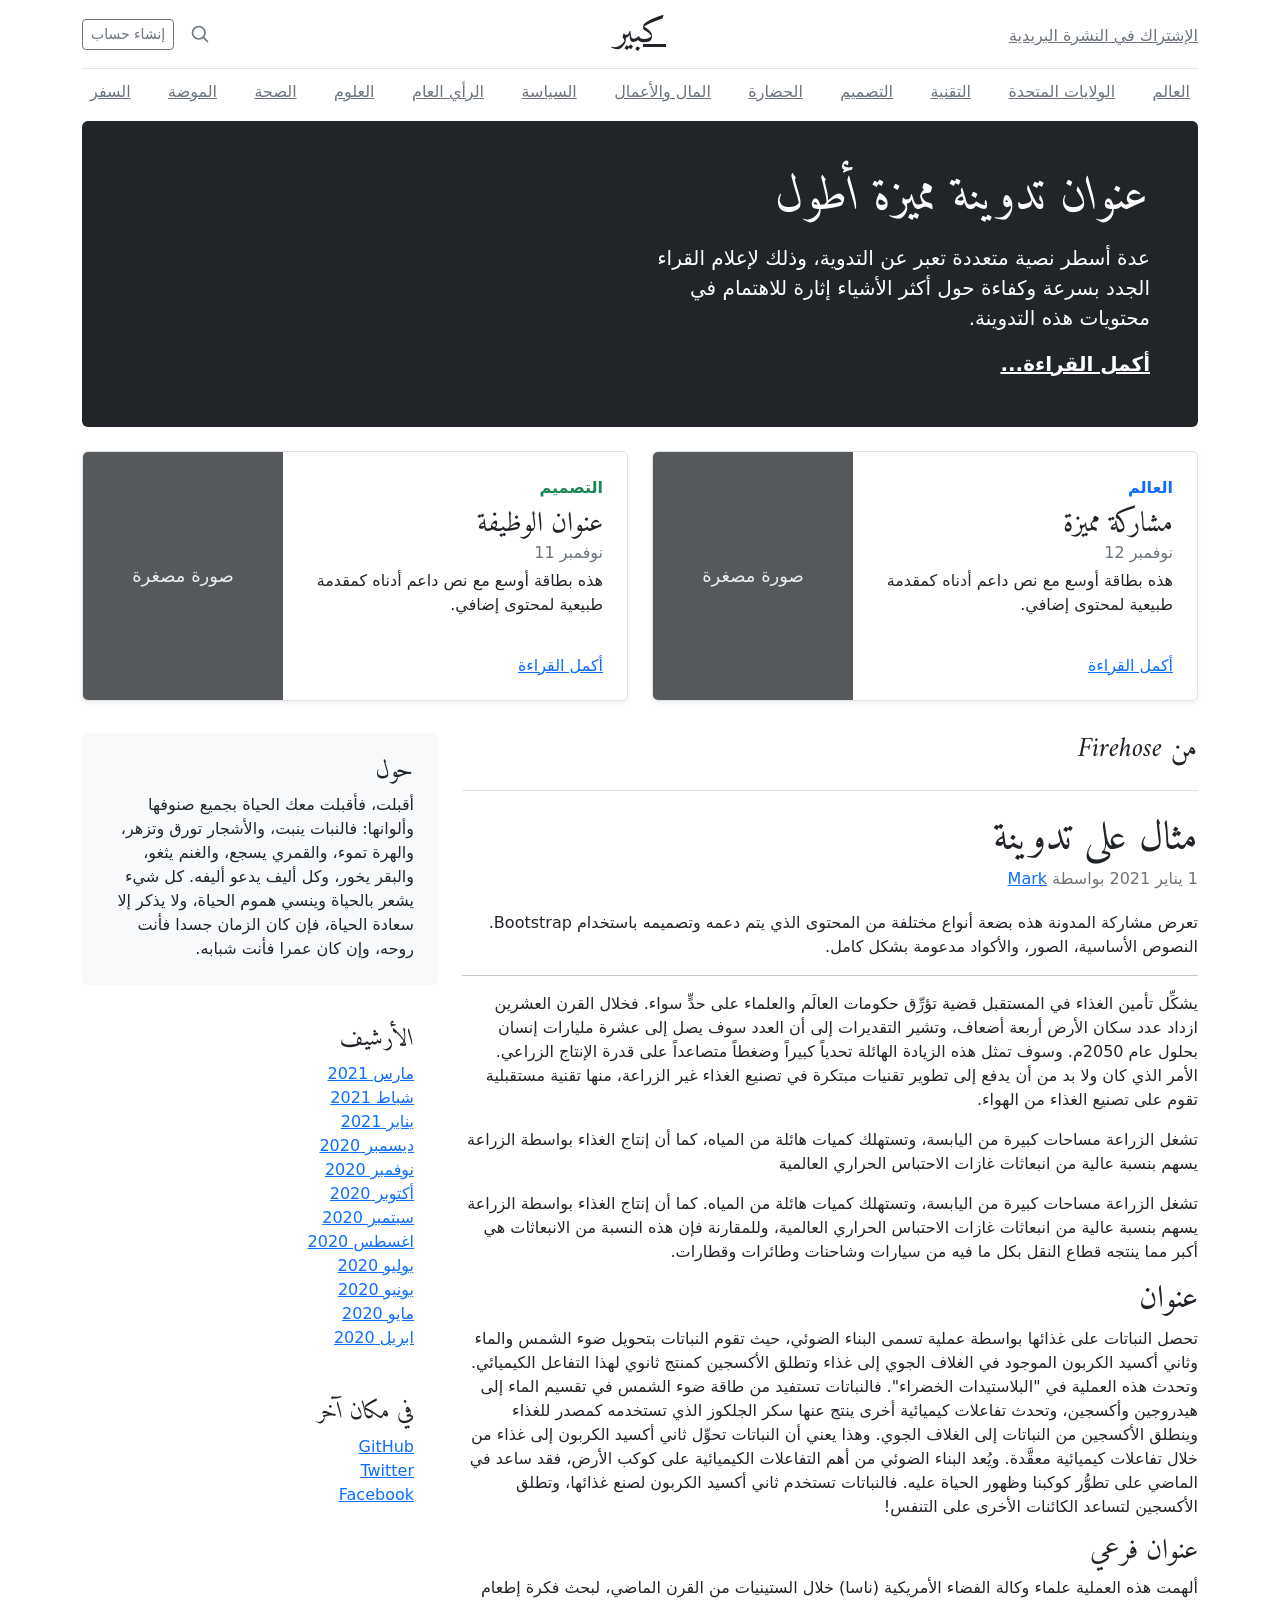
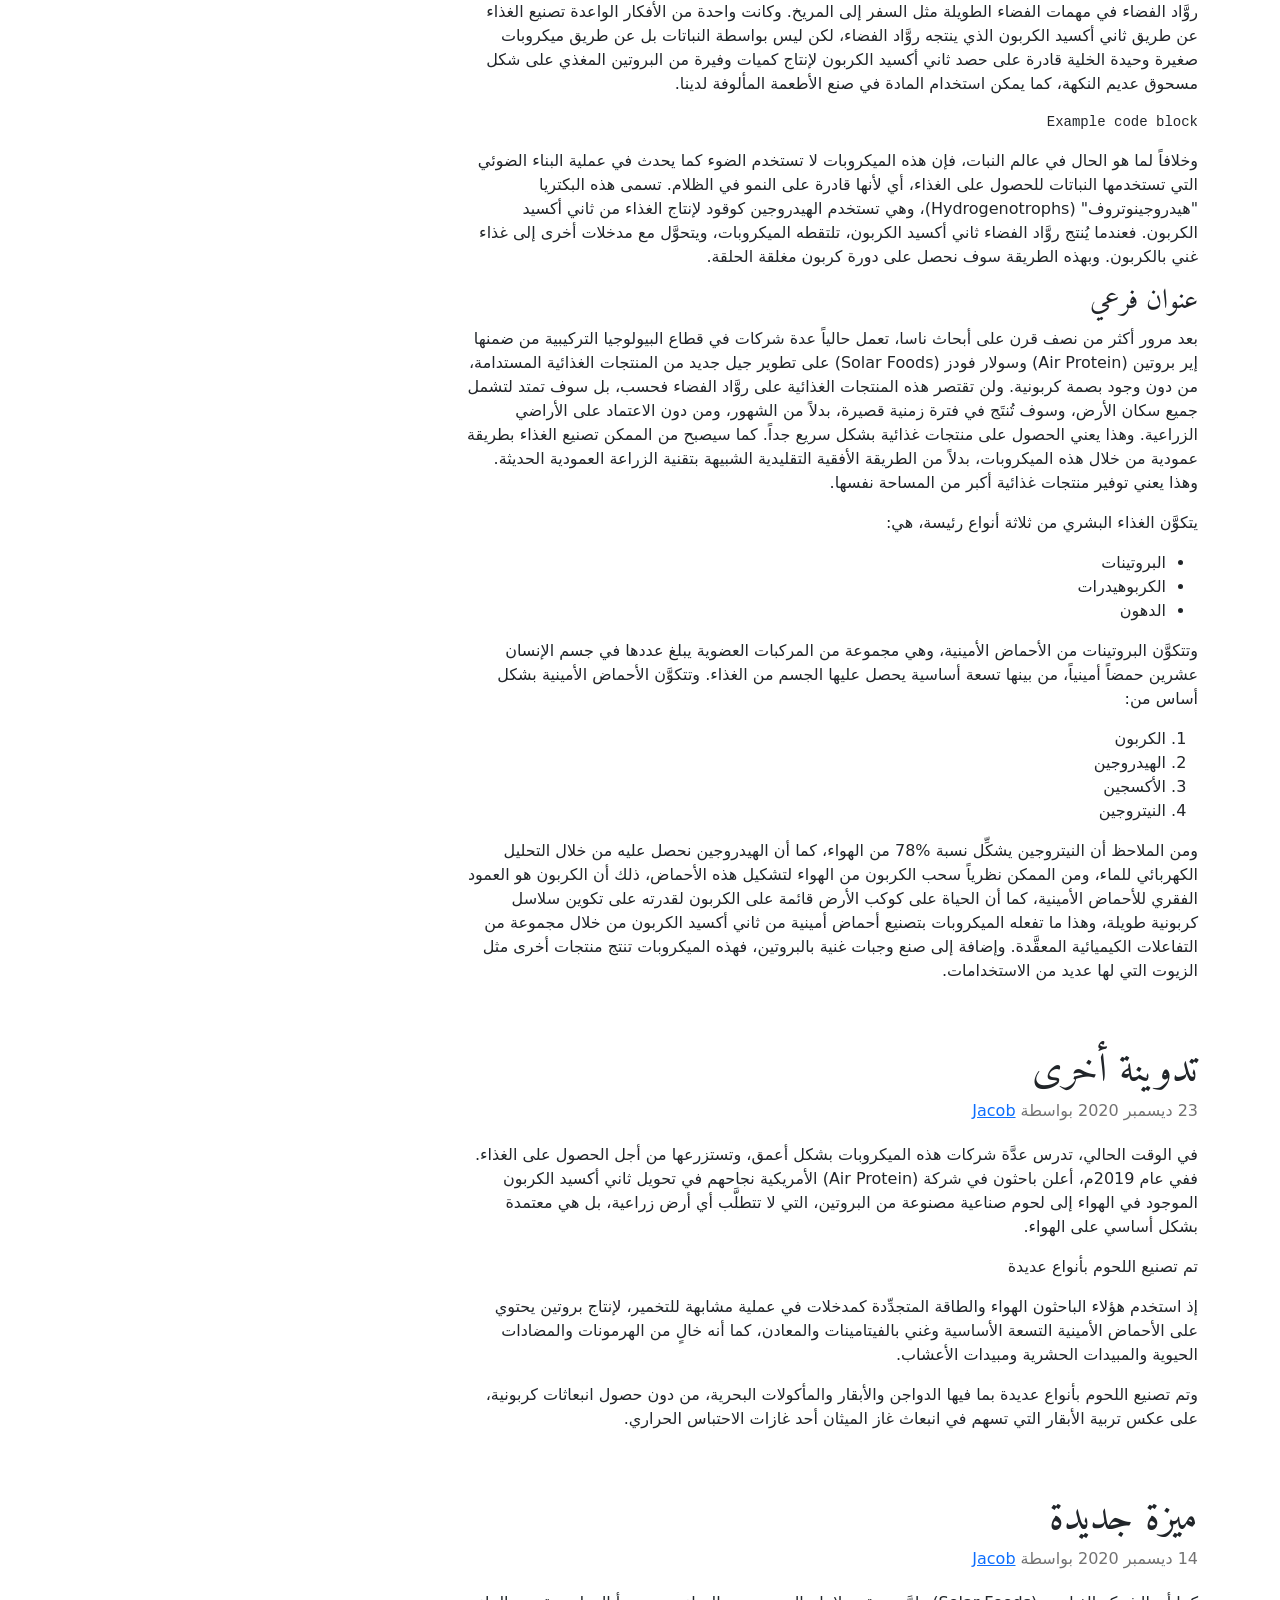
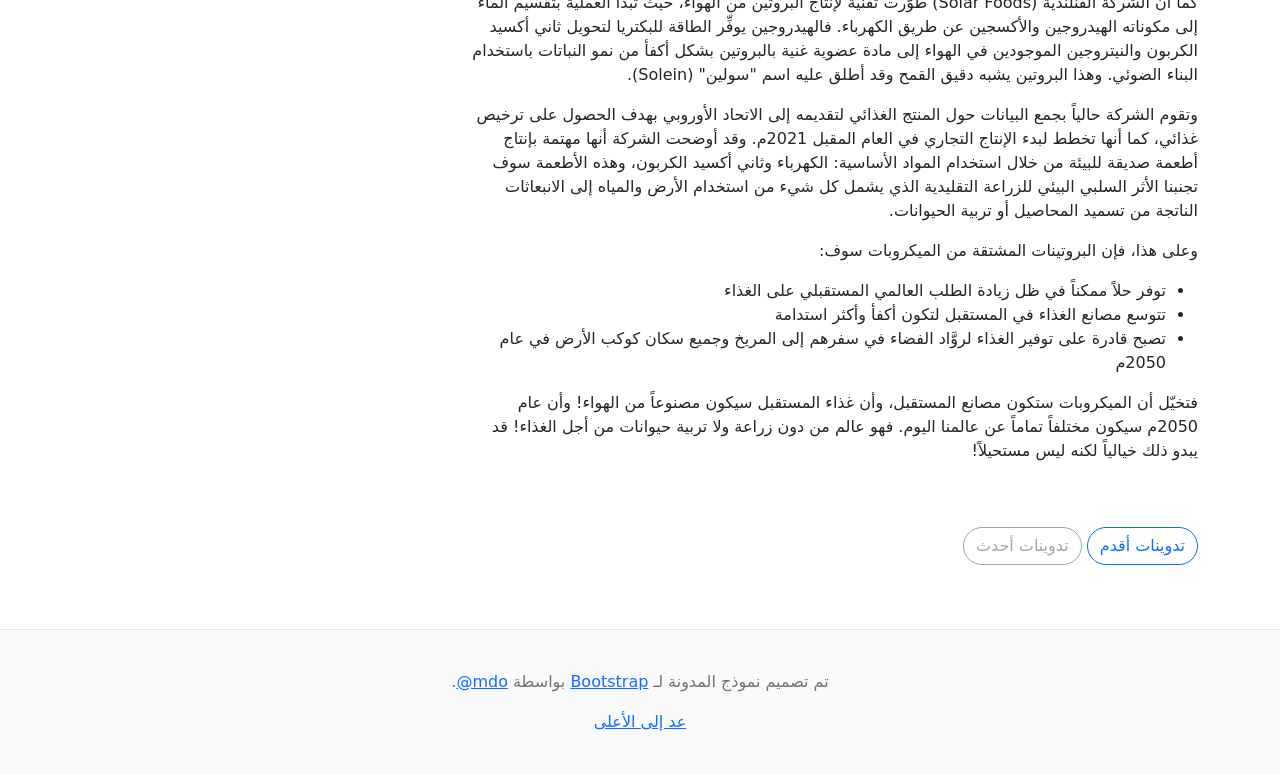
<file: Academy-Cinemas/bootstrap-5.2.3-examples/blog-rtl/index.html>
<!doctype html>
<html lang="ar" dir="rtl">
  <head>
    <meta charset="utf-8">
    <meta name="viewport" content="width=device-width, initial-scale=1">
    <meta name="description" content="">
    <meta name="author" content="Mark Otto, Jacob Thornton, and Bootstrap contributors">
    <meta name="generator" content="Hugo 0.104.2">
    <title>قالب المدونة · Bootstrap v5.2</title>

    <link rel="canonical" href="https://getbootstrap.com/docs/5.2/examples/blog-rtl/">

    

    

<link href="../assets/dist/css/bootstrap.rtl.min.css" rel="stylesheet">

    <style>
      .bd-placeholder-img {
        font-size: 1.125rem;
        text-anchor: middle;
        -webkit-user-select: none;
        -moz-user-select: none;
        user-select: none;
      }

      @media (min-width: 768px) {
        .bd-placeholder-img-lg {
          font-size: 3.5rem;
        }
      }

      .b-example-divider {
        height: 3rem;
        background-color: rgba(0, 0, 0, .1);
        border: solid rgba(0, 0, 0, .15);
        border-width: 1px 0;
        box-shadow: inset 0 .5em 1.5em rgba(0, 0, 0, .1), inset 0 .125em .5em rgba(0, 0, 0, .15);
      }

      .b-example-vr {
        flex-shrink: 0;
        width: 1.5rem;
        height: 100vh;
      }

      .bi {
        vertical-align: -.125em;
        fill: currentColor;
      }

      .nav-scroller {
        position: relative;
        z-index: 2;
        height: 2.75rem;
        overflow-y: hidden;
      }

      .nav-scroller .nav {
        display: flex;
        flex-wrap: nowrap;
        padding-bottom: 1rem;
        margin-top: -1px;
        overflow-x: auto;
        text-align: center;
        white-space: nowrap;
        -webkit-overflow-scrolling: touch;
      }
    </style>

    
    <!-- Custom styles for this template -->
    <link href="https://fonts.googleapis.com/css?family=Amiri:wght@400;700&amp;display=swap" rel="stylesheet">
    <!-- Custom styles for this template -->
    <link href="../blog/blog.rtl.css" rel="stylesheet">
  </head>
  <body>
    
<div class="container">
  <header class="blog-header lh-1 py-3">
    <div class="row flex-nowrap justify-content-between align-items-center">
      <div class="col-4 pt-1">
        <a class="link-secondary" href="#">الإشتراك في النشرة البريدية</a>
      </div>
      <div class="col-4 text-center">
        <a class="blog-header-logo text-dark" href="#">كبير</a>
      </div>
      <div class="col-4 d-flex justify-content-end align-items-center">
        <a class="link-secondary" href="#" aria-label="بحث">
          <svg xmlns="http://www.w3.org/2000/svg" width="20" height="20" fill="none" stroke="currentColor" stroke-linecap="round" stroke-linejoin="round" stroke-width="2" class="mx-3" role="img" viewBox="0 0 24 24"><title>بحث</title><circle cx="10.5" cy="10.5" r="7.5"/><path d="M21 21l-5.2-5.2"/></svg>
        </a>
        <a class="btn btn-sm btn-outline-secondary" href="#">إنشاء حساب</a>
      </div>
    </div>
  </header>

  <div class="nav-scroller py-1 mb-2">
    <nav class="nav d-flex justify-content-between">
      <a class="p-2 link-secondary" href="#">العالم</a>
      <a class="p-2 link-secondary" href="#">الولايات المتحدة</a>
      <a class="p-2 link-secondary" href="#">التقنية</a>
      <a class="p-2 link-secondary" href="#">التصميم</a>
      <a class="p-2 link-secondary" href="#">الحضارة</a>
      <a class="p-2 link-secondary" href="#">المال والأعمال</a>
      <a class="p-2 link-secondary" href="#">السياسة</a>
      <a class="p-2 link-secondary" href="#">الرأي العام</a>
      <a class="p-2 link-secondary" href="#">العلوم</a>
      <a class="p-2 link-secondary" href="#">الصحة</a>
      <a class="p-2 link-secondary" href="#">الموضة</a>
      <a class="p-2 link-secondary" href="#">السفر</a>
    </nav>
  </div>
</div>

<main class="container">
  <div class="p-4 p-md-5 mb-4 rounded text-bg-dark">
    <div class="col-md-6 px-0">
      <h1 class="display-4 fst-italic">عنوان تدوينة مميزة أطول</h1>
      <p class="lead my-3">عدة أسطر نصية متعددة تعبر عن التدوية، وذلك لإعلام القراء الجدد بسرعة وكفاءة حول أكثر الأشياء إثارة للاهتمام في محتويات هذه التدوينة.</p>
      <p class="lead mb-0"><a href="#" class="text-white fw-bold">أكمل القراءة...</a></p>
    </div>
  </div>

  <div class="row mb-2">
    <div class="col-md-6">
      <div class="row g-0 border rounded overflow-hidden flex-md-row mb-4 shadow-sm h-md-250 position-relative">
        <div class="col p-4 d-flex flex-column position-static">
          <strong class="d-inline-block mb-2 text-primary">العالم</strong>
          <h3 class="mb-0">مشاركة مميزة</h3>
          <div class="mb-1 text-muted">نوفمبر 12</div>
          <p class="card-text mb-auto">هذه بطاقة أوسع مع نص داعم أدناه كمقدمة طبيعية لمحتوى إضافي.</p>
          <a href="#" class="stretched-link">أكمل القراءة</a>
        </div>
        <div class="col-auto d-none d-lg-block">
          <svg class="bd-placeholder-img" width="200" height="250" xmlns="http://www.w3.org/2000/svg" role="img" aria-label="Placeholder: صورة مصغرة" preserveAspectRatio="xMidYMid slice" focusable="false"><title>Placeholder</title><rect width="100%" height="100%" fill="#55595c"/><text x="50%" y="50%" fill="#eceeef" dy=".3em">صورة مصغرة</text></svg>

        </div>
      </div>
    </div>
    <div class="col-md-6">
      <div class="row g-0 border rounded overflow-hidden flex-md-row mb-4 shadow-sm h-md-250 position-relative">
        <div class="col p-4 d-flex flex-column position-static">
          <strong class="d-inline-block mb-2 text-success">التصميم</strong>
          <h3 class="mb-0">عنوان الوظيفة</h3>
          <div class="mb-1 text-muted">نوفمبر 11</div>
          <p class="mb-auto">هذه بطاقة أوسع مع نص داعم أدناه كمقدمة طبيعية لمحتوى إضافي.</p>
          <a href="#" class="stretched-link">أكمل القراءة</a>
        </div>
        <div class="col-auto d-none d-lg-block">
          <svg class="bd-placeholder-img" width="200" height="250" xmlns="http://www.w3.org/2000/svg" role="img" aria-label="Placeholder: صورة مصغرة" preserveAspectRatio="xMidYMid slice" focusable="false"><title>Placeholder</title><rect width="100%" height="100%" fill="#55595c"/><text x="50%" y="50%" fill="#eceeef" dy=".3em">صورة مصغرة</text></svg>

        </div>
      </div>
    </div>
  </div>

  <div class="row">
    <div class="col-md-8">
      <h3 class="pb-4 mb-4 fst-italic border-bottom">
        من Firehose
      </h3>

      <article class="blog-post">
        <h2 class="blog-post-title mb-1">مثال على تدوينة</h2>
        <p class="blog-post-meta">1 يناير 2021 بواسطة <a href="#"> Mark </a></p>

        <p>تعرض مشاركة المدونة هذه بضعة أنواع مختلفة من المحتوى الذي يتم دعمه وتصميمه باستخدام Bootstrap. النصوص الأساسية، الصور، والأكواد مدعومة بشكل كامل.</p>
        <hr>
        <p>يشكِّل تأمين الغذاء في المستقبل قضية تؤرِّق حكومات العالَم والعلماء على حدٍّ سواء. فخلال القرن العشرين ازداد عدد سكان الأرض أربعة أضعاف، وتشير التقديرات إلى أن العدد سوف يصل إلى عشرة مليارات إنسان بحلول عام 2050م. وسوف تمثل هذه الزيادة الهائلة تحدياً كبيراً وضغطاً متصاعداً على قدرة الإنتاج الزراعي. الأمر الذي كان ولا بد من أن يدفع إلى تطوير تقنيات مبتكرة في تصنيع الغذاء غير الزراعة، منها تقنية مستقبلية تقوم على تصنيع الغذاء من الهواء.</p>
        <blockquote>
          <p>تشغل الزراعة مساحات كبيرة من اليابسة، وتستهلك كميات هائلة من المياه، كما أن إنتاج الغذاء بواسطة الزراعة يسهم بنسبة عالية من انبعاثات غازات الاحتباس الحراري العالمية</p>
        </blockquote>
        <p>تشغل الزراعة مساحات كبيرة من اليابسة، وتستهلك كميات هائلة من المياه. كما أن إنتاج الغذاء بواسطة الزراعة يسهم بنسبة عالية من انبعاثات غازات الاحتباس الحراري العالمية، وللمقارنة فإن هذه النسبة من الانبعاثات هي أكبر مما ينتجه قطاع النقل بكل ما فيه من سيارات وشاحنات وطائرات وقطارات.</p>
        <h2>عنوان</h2>
        <p>تحصل النباتات على غذائها بواسطة عملية تسمى البناء الضوئي، حيث تقوم النباتات بتحويل ضوء الشمس والماء وثاني أكسيد الكربون الموجود في الغلاف الجوي إلى غذاء وتطلق الأكسجين كمنتج ثانوي لهذا التفاعل الكيميائي. وتحدث هذه العملية في "البلاستيدات الخضراء". فالنباتات تستفيد من طاقة ضوء الشمس في تقسيم الماء إلى هيدروجين وأكسجين، وتحدث تفاعلات كيميائية أخرى ينتج عنها سكر الجلكوز الذي تستخدمه كمصدر للغذاء وينطلق الأكسجين من النباتات إلى الغلاف الجوي. وهذا يعني أن النباتات تحوِّل ثاني أكسيد الكربون إلى غذاء من خلال تفاعلات كيميائية معقَّدة. ويُعد البناء الضوئي من أهم التفاعلات الكيميائية على كوكب الأرض، فقد ساعد في الماضي على تطوُّر كوكبنا وظهور الحياة عليه. فالنباتات تستخدم ثاني أكسيد الكربون لصنع غذائها، وتطلق الأكسجين لتساعد الكائنات الأخرى على التنفس!</p>
        <h3>عنوان فرعي</h3>
        <p>ألهمت هذه العملية علماء وكالة الفضاء الأمريكية (ناسا) خلال الستينيات من القرن الماضي، لبحث فكرة إطعام روَّاد الفضاء في مهمات الفضاء الطويلة مثل السفر إلى المريخ. وكانت واحدة من الأفكار الواعدة تصنيع الغذاء عن طريق ثاني أكسيد الكربون الذي ينتجه روَّاد الفضاء، لكن ليس بواسطة النباتات بل عن طريق ميكروبات صغيرة وحيدة الخلية قادرة على حصد ثاني أكسيد الكربون لإنتاج كميات وفيرة من البروتين المغذي على شكل مسحوق عديم النكهة، كما يمكن استخدام المادة في صنع الأطعمة المألوفة لدينا.</p>
        <pre><code>Example code block</code></pre>
        <p>وخلافاً لما هو الحال في عالم النبات، فإن هذه الميكروبات لا تستخدم الضوء كما يحدث في عملية البناء الضوئي التي تستخدمها النباتات للحصول على الغذاء، أي لأنها قادرة على النمو في الظلام. تسمى هذه البكتريا "هيدروجينوتروف" (Hydrogenotrophs)، وهي تستخدم الهيدروجين كوقود لإنتاج الغذاء من ثاني أكسيد الكربون. فعندما يُنتج روَّاد الفضاء ثاني أكسيد الكربون، تلتقطه الميكروبات، ويتحوَّل مع مدخلات أخرى إلى غذاء غني بالكربون. وبهذه الطريقة سوف نحصل على دورة كربون مغلقة الحلقة.</p>
        <h3>عنوان فرعي</h3>
        <p>بعد مرور أكثر من نصف قرن على أبحاث ناسا، تعمل حالياً عدة شركات في قطاع البيولوجيا التركيبية من ضمنها إير بروتين (Air Protein) وسولار فودز (Solar Foods) على تطوير جيل جديد من المنتجات الغذائية المستدامة، من دون وجود بصمة كربونية. ولن تقتصر هذه المنتجات الغذائية على روَّاد الفضاء فحسب، بل سوف تمتد لتشمل جميع سكان الأرض، وسوف تُنتَج في فترة زمنية قصيرة، بدلاً من الشهور، ومن دون الاعتماد على الأراضي الزراعية. وهذا يعني الحصول على منتجات غذائية بشكل سريع جداً. كما سيصبح من الممكن تصنيع الغذاء بطريقة عمودية من خلال هذه الميكروبات، بدلاً من الطريقة الأفقية التقليدية الشبيهة بتقنية الزراعة العمودية الحديثة. وهذا يعني توفير منتجات غذائية أكبر من المساحة نفسها.</p>
        <p>يتكوَّن الغذاء البشري من ثلاثة أنواع رئيسة، هي:</p>
        <ul>
          <li>البروتينات</li>
          <li>الكربوهيدرات</li>
          <li>الدهون</li>
        </ul>
        <p>وتتكوَّن البروتينات من الأحماض الأمينية، وهي مجموعة من المركبات العضوية يبلغ عددها في جسم الإنسان عشرين حمضاً أمينياً، من بينها تسعة أساسية يحصل عليها الجسم من الغذاء. وتتكوَّن الأحماض الأمينية بشكل أساس من:</p>
        <ol>
          <li>الكربون</li>
          <li>الهيدروجين</li>
          <li>الأكسجين</li>
          <li>النيتروجين</li>
        </ol>
        <p>ومن الملاحظ أن النيتروجين يشكِّل نسبة %78 من الهواء، كما أن الهيدروجين نحصل عليه من خلال التحليل الكهربائي للماء، ومن الممكن نظرياً سحب الكربون من الهواء لتشكيل هذه الأحماض، ذلك أن الكربون هو العمود الفقري للأحماض الأمينية، كما أن الحياة على كوكب الأرض قائمة على الكربون لقدرته على تكوين سلاسل كربونية طويلة، وهذا ما تفعله الميكروبات بتصنيع أحماض أمينية من ثاني أكسيد الكربون من خلال مجموعة من التفاعلات الكيميائية المعقَّدة. وإضافة إلى صنع وجبات غنية بالبروتين، فهذه الميكروبات تنتج منتجات أخرى مثل الزيوت التي لها عديد من الاستخدامات.</p>
      </article>

      <article class="blog-post">
        <h2 class="blog-post-title mb-1">تدوينة أخرى</h2>
        <p class="blog-post-meta">23 ديسمبر 2020 بواسطة <a href="#">Jacob</a></p>

        <p>في الوقت الحالي، تدرس عدَّة شركات هذه الميكروبات بشكل أعمق، وتستزرعها من أجل الحصول على الغذاء. ففي عام 2019م، أعلن باحثون في شركة (Air Protein) الأمريكية نجاحهم في تحويل ثاني أكسيد الكربون الموجود في الهواء إلى لحوم صناعية مصنوعة من البروتين، التي لا تتطلَّب أي أرض زراعية، بل هي معتمدة بشكل أساسي على الهواء.</p>
        <blockquote>
          <p>تم تصنيع اللحوم بأنواع عديدة</p>
        </blockquote>
        <p>إذ استخدم هؤلاء الباحثون الهواء والطاقة المتجدِّدة كمدخلات في عملية مشابهة للتخمير، لإنتاج بروتين يحتوي على الأحماض الأمينية التسعة الأساسية وغني بالفيتامينات والمعادن، كما أنه خالٍ من الهرمونات والمضادات الحيوية والمبيدات الحشرية ومبيدات الأعشاب.</p>
        <p> وتم تصنيع اللحوم بأنواع عديدة بما فيها الدواجن والأبقار والمأكولات البحرية، من دون حصول انبعاثات كربونية، على عكس تربية الأبقار التي تسهم في انبعاث غاز الميثان أحد غازات الاحتباس الحراري.</p>
      </article>

      <article class="blog-post">
        <h2 class="blog-post-title mb-1">ميزة جديدة</h2>
        <p class="blog-post-meta">14 ديسمبر 2020 بواسطة <a href="#">Jacob</a></p>

        <p>كما أن الشركة الفنلندية (Solar Foods) طوَّرت تقنية لإنتاج البروتين من الهواء، حيث تبدأ العملية بتقسيم الماء إلى مكوناته الهيدروجين والأكسجين عن طريق الكهرباء. فالهيدروجين يوفِّر الطاقة للبكتريا لتحويل ثاني أكسيد الكربون والنيتروجين الموجودين في الهواء إلى مادة عضوية غنية بالبروتين بشكل أكفأ من نمو النباتات باستخدام البناء الضوئي. وهذا البروتين يشبه دقيق القمح وقد أطلق عليه اسم "سولين" (Solein).</p>
        <p>وتقوم الشركة حالياً بجمع البيانات حول المنتج الغذائي لتقديمه إلى الاتحاد الأوروبي بهدف الحصول على ترخيص غذائي، كما أنها تخطط لبدء الإنتاج التجاري في العام المقبل 2021م. وقد أوضحت الشركة أنها مهتمة بإنتاج أطعمة صديقة للبيئة من خلال استخدام المواد الأساسية: الكهرباء وثاني أكسيد الكربون، وهذه الأطعمة سوف تجنبنا الأثر السلبي البيئي للزراعة التقليدية الذي يشمل كل شيء من استخدام الأرض والمياه إلى الانبعاثات الناتجة من تسميد المحاصيل أو تربية الحيوانات.</p>
        <p>وعلى هذا، فإن البروتينات المشتقة من الميكروبات سوف:</p>
        <ul>
          <li>توفر حلاً ممكناً في ظل زيادة الطلب العالمي المستقبلي على الغذاء</li>
          <li>تتوسع مصانع الغذاء في المستقبل لتكون أكفأ وأكثر استدامة</li>
          <li>تصبح قادرة على توفير الغذاء لروَّاد الفضاء في سفرهم إلى المريخ وجميع سكان كوكب الأرض في عام 2050م</li>
        </ul>
        <p>فتخيّل أن الميكروبات ستكون مصانع المستقبل، وأن غذاء المستقبل سيكون مصنوعاً من الهواء! وأن عام 2050م سيكون مختلفاً تماماً عن عالمنا اليوم. فهو عالم من دون زراعة ولا تربية حيوانات من أجل الغذاء! قد يبدو ذلك خيالياً لكنه ليس مستحيلاً!</p>
      </article>

      <nav class="blog-pagination" aria-label="Pagination">
        <a class="btn btn-outline-primary rounded-pill" href="#">تدوينات أقدم</a>
        <a class="btn btn-outline-secondary rounded-pill disabled">تدوينات أحدث</a>
      </nav>

    </div>

    <div class="col-md-4">
      <div class="position-sticky" style="top: 2rem;">
        <div class="p-4 mb-3 bg-light rounded">
          <h4 class="fst-italic">حول</h4>
          <p class="mb-0">أقبلت، فأقبلت معك الحياة بجميع صنوفها وألوانها: فالنبات ينبت، والأشجار تورق وتزهر، والهرة تموء، والقمري يسجع، والغنم يثغو، والبقر يخور، وكل أليف يدعو أليفه. كل شيء يشعر بالحياة وينسي هموم الحياة، ولا يذكر إلا سعادة الحياة، فإن كان الزمان جسدا فأنت روحه، وإن كان عمرا فأنت شبابه.</p>
        </div>

        <div class="p-4">
          <h4 class="fst-italic">الأرشيف</h4>
          <ol class="list-unstyled mb-0">
            <li><a href="#">مارس 2021</a></li>
            <li><a href="#">شباط 2021</a></li>
            <li><a href="#">يناير 2021</a></li>
            <li><a href="#">ديسمبر 2020</a></li>
            <li><a href="#">نوفمبر 2020</a></li>
            <li><a href="#">أكتوبر 2020</a></li>
            <li><a href="#">سبتمبر 2020</a></li>
            <li><a href="#">اغسطس 2020</a></li>
            <li><a href="#">يوليو 2020</a></li>
            <li><a href="#">يونيو 2020</a></li>
            <li><a href="#">مايو 2020</a></li>
            <li><a href="#">ابريل 2020</a></li>
          </ol>
        </div>

        <div class="p-4">
          <h4 class="fst-italic">في مكان آخر</h4>
          <ol class="list-unstyled">
            <li><a href="#">GitHub</a></li>
            <li><a href="#">Twitter</a></li>
            <li><a href="#">Facebook</a></li>
          </ol>
        </div>
      </div>
    </div>
  </div>

</main>

<footer class="blog-footer">
  <p>تم تصميم نموذج المدونة لـ <a href="https://getbootstrap.com/">Bootstrap</a> بواسطة <a href="https://twitter.com/mdo"><bdi lang="en" dir="ltr">@mdo</bdi></a>.</p>
  <p>
    <a href="#">عد إلى الأعلى</a>
  </p>
</footer>


    
  </body>
</html>
</file>
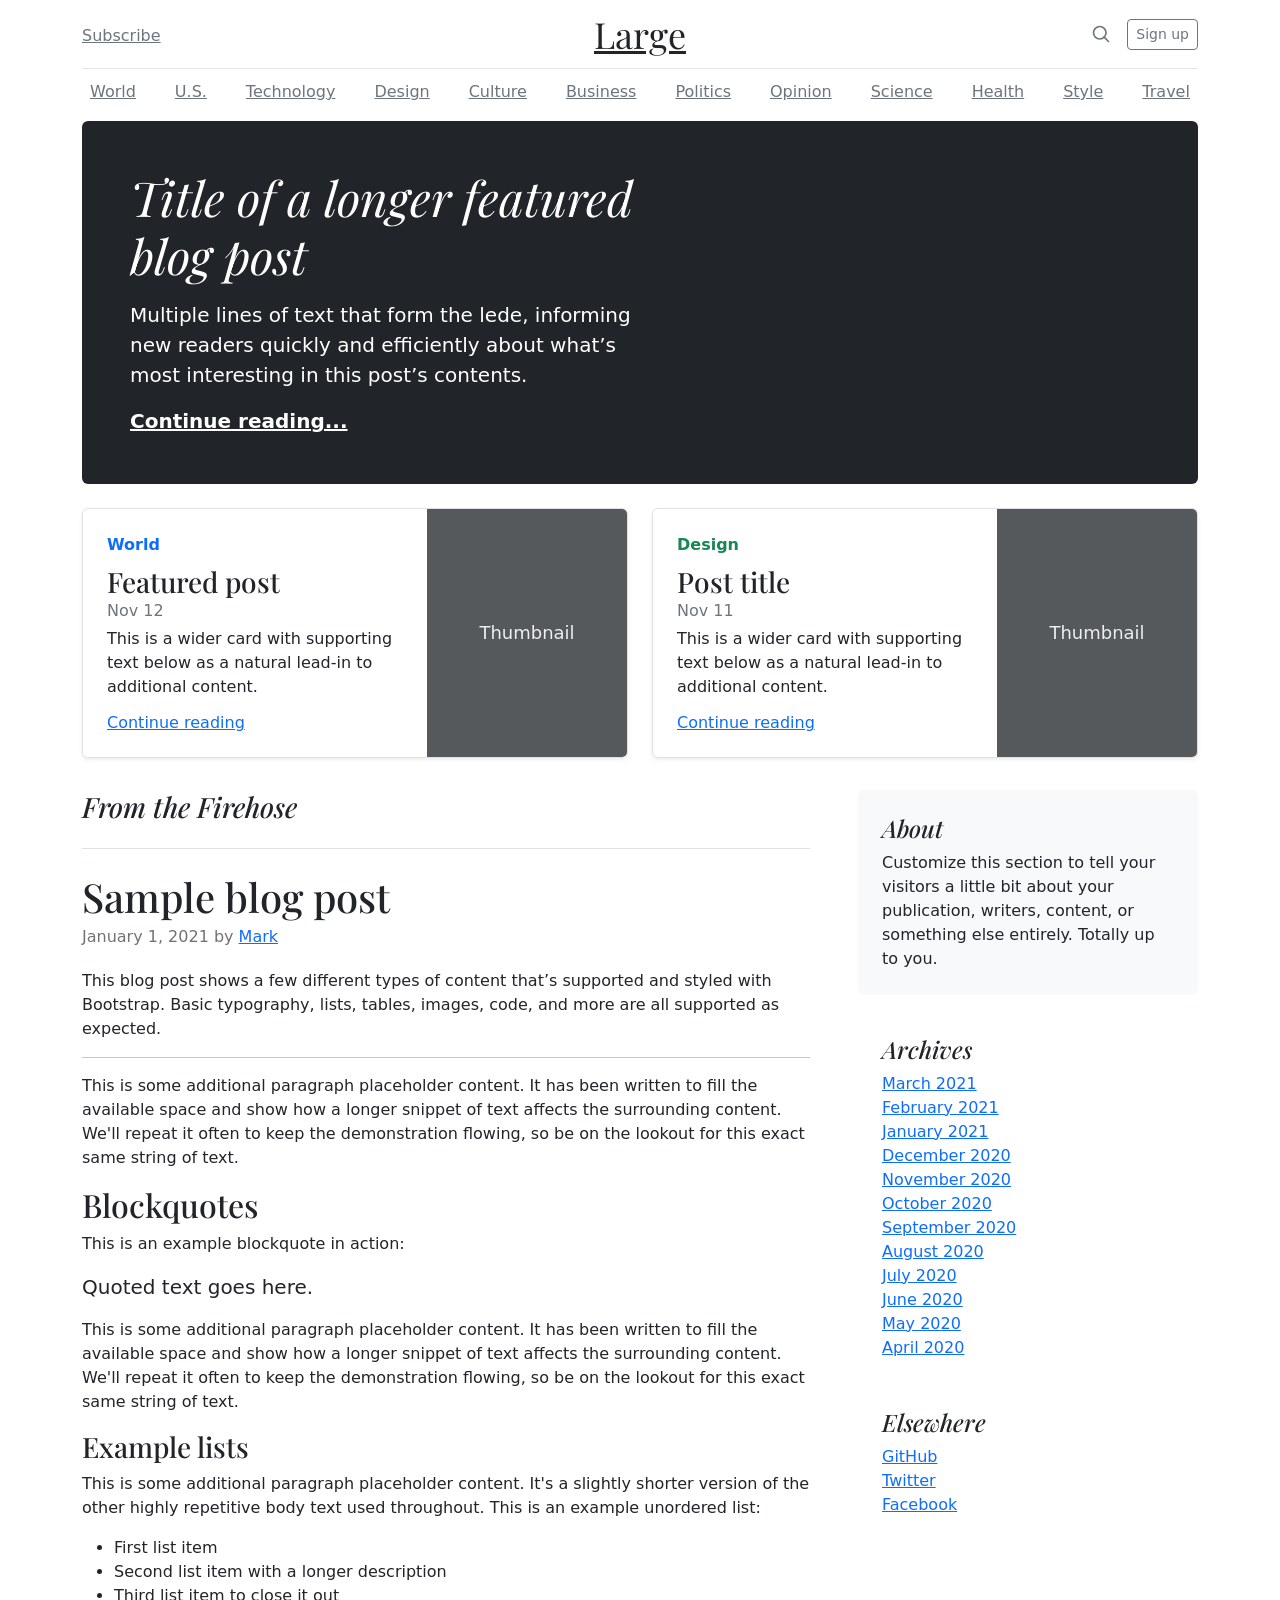
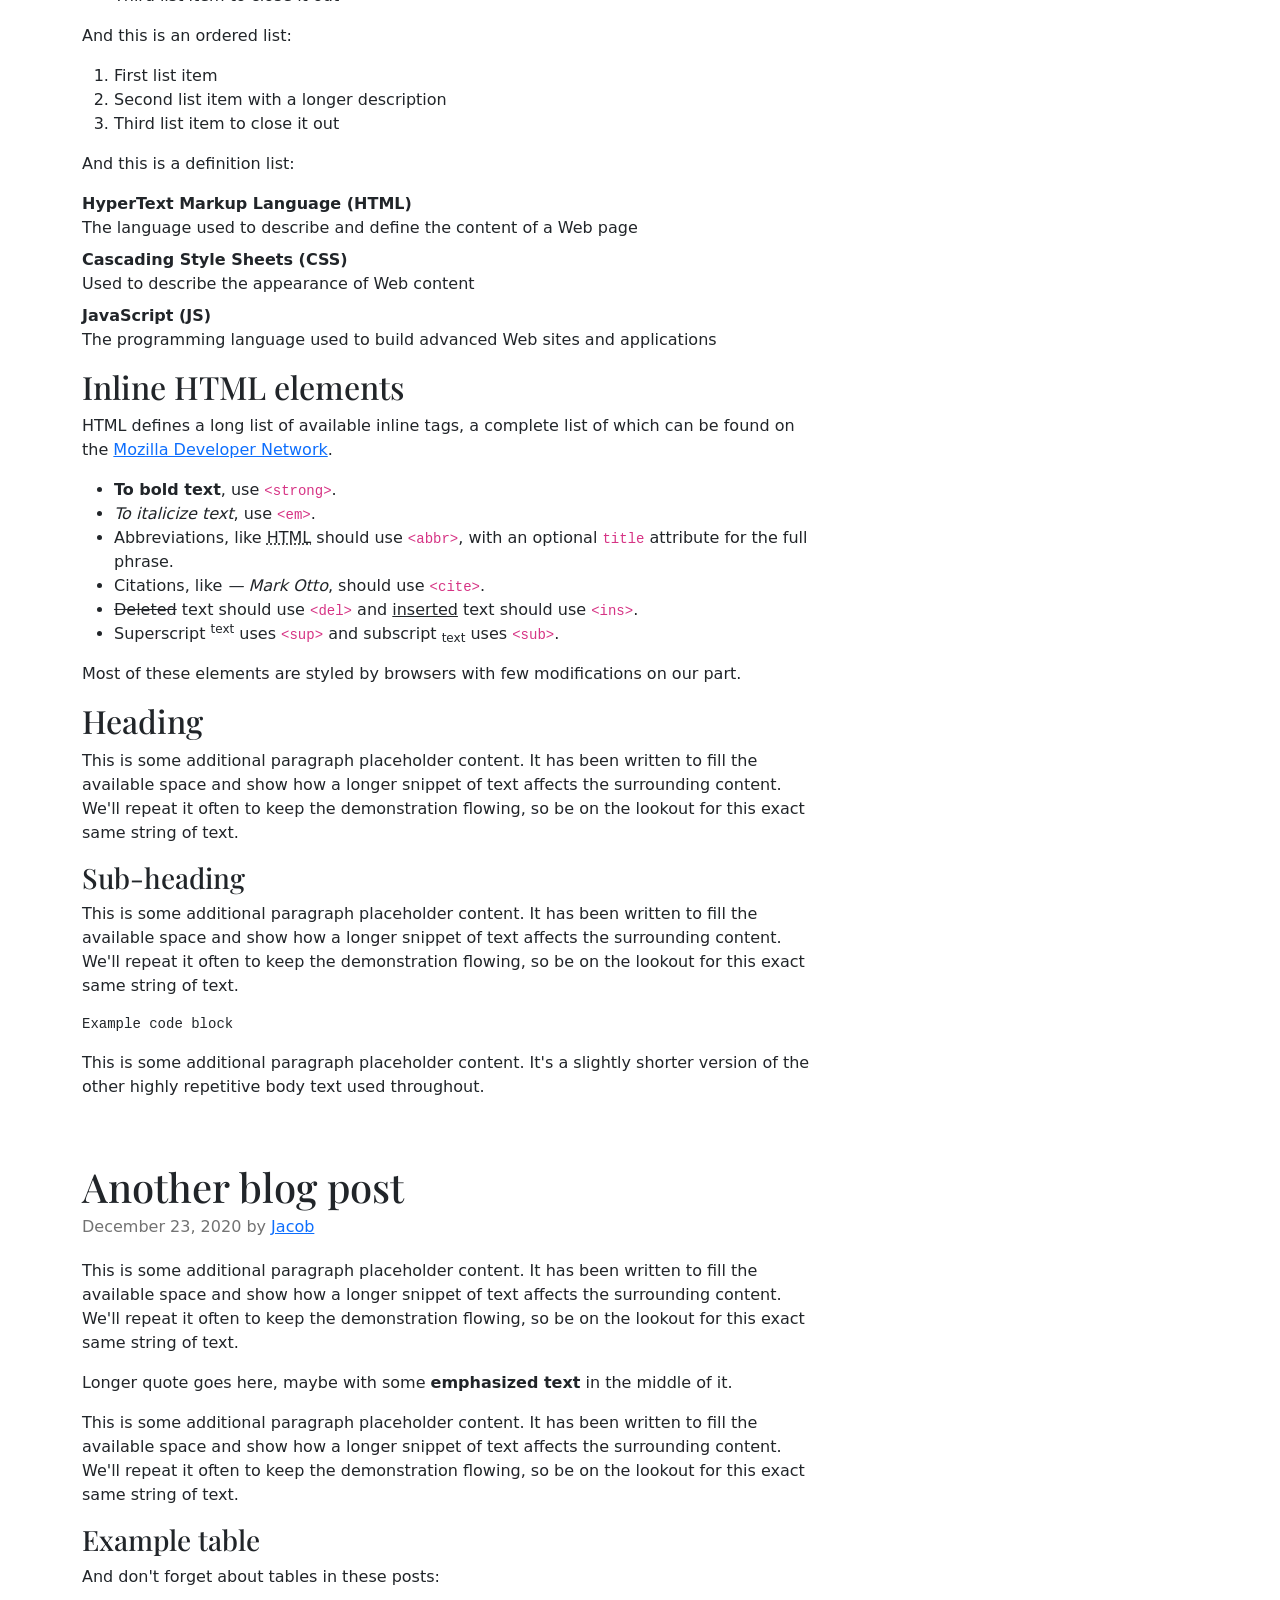
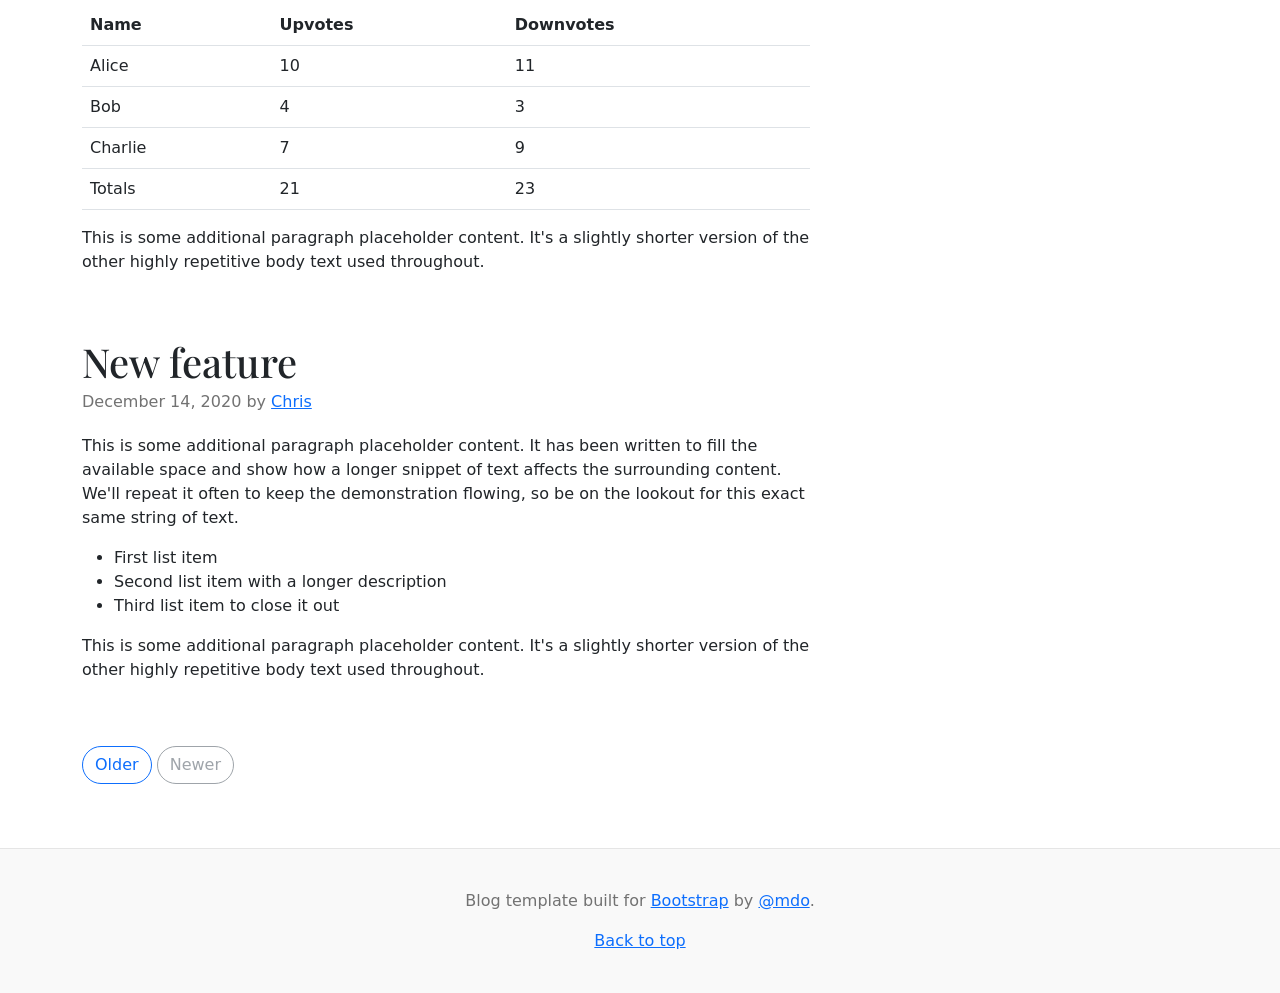
<file: Academy-Cinemas/bootstrap-5.2.3-examples/blog/index.html>
<!doctype html>
<html lang="en">
  <head>
    <meta charset="utf-8">
    <meta name="viewport" content="width=device-width, initial-scale=1">
    <meta name="description" content="">
    <meta name="author" content="Mark Otto, Jacob Thornton, and Bootstrap contributors">
    <meta name="generator" content="Hugo 0.104.2">
    <title>Blog Template · Bootstrap v5.2</title>

    <link rel="canonical" href="https://getbootstrap.com/docs/5.2/examples/blog/">

    

    

<link href="../assets/dist/css/bootstrap.min.css" rel="stylesheet">

    <style>
      .bd-placeholder-img {
        font-size: 1.125rem;
        text-anchor: middle;
        -webkit-user-select: none;
        -moz-user-select: none;
        user-select: none;
      }

      @media (min-width: 768px) {
        .bd-placeholder-img-lg {
          font-size: 3.5rem;
        }
      }

      .b-example-divider {
        height: 3rem;
        background-color: rgba(0, 0, 0, .1);
        border: solid rgba(0, 0, 0, .15);
        border-width: 1px 0;
        box-shadow: inset 0 .5em 1.5em rgba(0, 0, 0, .1), inset 0 .125em .5em rgba(0, 0, 0, .15);
      }

      .b-example-vr {
        flex-shrink: 0;
        width: 1.5rem;
        height: 100vh;
      }

      .bi {
        vertical-align: -.125em;
        fill: currentColor;
      }

      .nav-scroller {
        position: relative;
        z-index: 2;
        height: 2.75rem;
        overflow-y: hidden;
      }

      .nav-scroller .nav {
        display: flex;
        flex-wrap: nowrap;
        padding-bottom: 1rem;
        margin-top: -1px;
        overflow-x: auto;
        text-align: center;
        white-space: nowrap;
        -webkit-overflow-scrolling: touch;
      }
    </style>

    
    <!-- Custom styles for this template -->
    <link href="https://fonts.googleapis.com/css?family=Playfair&#43;Display:700,900&amp;display=swap" rel="stylesheet">
    <!-- Custom styles for this template -->
    <link href="blog.css" rel="stylesheet">
  </head>
  <body>
    
<div class="container">
  <header class="blog-header lh-1 py-3">
    <div class="row flex-nowrap justify-content-between align-items-center">
      <div class="col-4 pt-1">
        <a class="link-secondary" href="#">Subscribe</a>
      </div>
      <div class="col-4 text-center">
        <a class="blog-header-logo text-dark" href="#">Large</a>
      </div>
      <div class="col-4 d-flex justify-content-end align-items-center">
        <a class="link-secondary" href="#" aria-label="Search">
          <svg xmlns="http://www.w3.org/2000/svg" width="20" height="20" fill="none" stroke="currentColor" stroke-linecap="round" stroke-linejoin="round" stroke-width="2" class="mx-3" role="img" viewBox="0 0 24 24"><title>Search</title><circle cx="10.5" cy="10.5" r="7.5"/><path d="M21 21l-5.2-5.2"/></svg>
        </a>
        <a class="btn btn-sm btn-outline-secondary" href="#">Sign up</a>
      </div>
    </div>
  </header>

  <div class="nav-scroller py-1 mb-2">
    <nav class="nav d-flex justify-content-between">
      <a class="p-2 link-secondary" href="#">World</a>
      <a class="p-2 link-secondary" href="#">U.S.</a>
      <a class="p-2 link-secondary" href="#">Technology</a>
      <a class="p-2 link-secondary" href="#">Design</a>
      <a class="p-2 link-secondary" href="#">Culture</a>
      <a class="p-2 link-secondary" href="#">Business</a>
      <a class="p-2 link-secondary" href="#">Politics</a>
      <a class="p-2 link-secondary" href="#">Opinion</a>
      <a class="p-2 link-secondary" href="#">Science</a>
      <a class="p-2 link-secondary" href="#">Health</a>
      <a class="p-2 link-secondary" href="#">Style</a>
      <a class="p-2 link-secondary" href="#">Travel</a>
    </nav>
  </div>
</div>

<main class="container">
  <div class="p-4 p-md-5 mb-4 rounded text-bg-dark">
    <div class="col-md-6 px-0">
      <h1 class="display-4 fst-italic">Title of a longer featured blog post</h1>
      <p class="lead my-3">Multiple lines of text that form the lede, informing new readers quickly and efficiently about what’s most interesting in this post’s contents.</p>
      <p class="lead mb-0"><a href="#" class="text-white fw-bold">Continue reading...</a></p>
    </div>
  </div>

  <div class="row mb-2">
    <div class="col-md-6">
      <div class="row g-0 border rounded overflow-hidden flex-md-row mb-4 shadow-sm h-md-250 position-relative">
        <div class="col p-4 d-flex flex-column position-static">
          <strong class="d-inline-block mb-2 text-primary">World</strong>
          <h3 class="mb-0">Featured post</h3>
          <div class="mb-1 text-muted">Nov 12</div>
          <p class="card-text mb-auto">This is a wider card with supporting text below as a natural lead-in to additional content.</p>
          <a href="#" class="stretched-link">Continue reading</a>
        </div>
        <div class="col-auto d-none d-lg-block">
          <svg class="bd-placeholder-img" width="200" height="250" xmlns="http://www.w3.org/2000/svg" role="img" aria-label="Placeholder: Thumbnail" preserveAspectRatio="xMidYMid slice" focusable="false"><title>Placeholder</title><rect width="100%" height="100%" fill="#55595c"/><text x="50%" y="50%" fill="#eceeef" dy=".3em">Thumbnail</text></svg>

        </div>
      </div>
    </div>
    <div class="col-md-6">
      <div class="row g-0 border rounded overflow-hidden flex-md-row mb-4 shadow-sm h-md-250 position-relative">
        <div class="col p-4 d-flex flex-column position-static">
          <strong class="d-inline-block mb-2 text-success">Design</strong>
          <h3 class="mb-0">Post title</h3>
          <div class="mb-1 text-muted">Nov 11</div>
          <p class="mb-auto">This is a wider card with supporting text below as a natural lead-in to additional content.</p>
          <a href="#" class="stretched-link">Continue reading</a>
        </div>
        <div class="col-auto d-none d-lg-block">
          <svg class="bd-placeholder-img" width="200" height="250" xmlns="http://www.w3.org/2000/svg" role="img" aria-label="Placeholder: Thumbnail" preserveAspectRatio="xMidYMid slice" focusable="false"><title>Placeholder</title><rect width="100%" height="100%" fill="#55595c"/><text x="50%" y="50%" fill="#eceeef" dy=".3em">Thumbnail</text></svg>

        </div>
      </div>
    </div>
  </div>

  <div class="row g-5">
    <div class="col-md-8">
      <h3 class="pb-4 mb-4 fst-italic border-bottom">
        From the Firehose
      </h3>

      <article class="blog-post">
        <h2 class="blog-post-title mb-1">Sample blog post</h2>
        <p class="blog-post-meta">January 1, 2021 by <a href="#">Mark</a></p>

        <p>This blog post shows a few different types of content that’s supported and styled with Bootstrap. Basic typography, lists, tables, images, code, and more are all supported as expected.</p>
        <hr>
        <p>This is some additional paragraph placeholder content. It has been written to fill the available space and show how a longer snippet of text affects the surrounding content. We'll repeat it often to keep the demonstration flowing, so be on the lookout for this exact same string of text.</p>
        <h2>Blockquotes</h2>
        <p>This is an example blockquote in action:</p>
        <blockquote class="blockquote">
          <p>Quoted text goes here.</p>
        </blockquote>
        <p>This is some additional paragraph placeholder content. It has been written to fill the available space and show how a longer snippet of text affects the surrounding content. We'll repeat it often to keep the demonstration flowing, so be on the lookout for this exact same string of text.</p>
        <h3>Example lists</h3>
        <p>This is some additional paragraph placeholder content. It's a slightly shorter version of the other highly repetitive body text used throughout. This is an example unordered list:</p>
        <ul>
          <li>First list item</li>
          <li>Second list item with a longer description</li>
          <li>Third list item to close it out</li>
        </ul>
        <p>And this is an ordered list:</p>
        <ol>
          <li>First list item</li>
          <li>Second list item with a longer description</li>
          <li>Third list item to close it out</li>
        </ol>
        <p>And this is a definition list:</p>
        <dl>
          <dt>HyperText Markup Language (HTML)</dt>
          <dd>The language used to describe and define the content of a Web page</dd>
          <dt>Cascading Style Sheets (CSS)</dt>
          <dd>Used to describe the appearance of Web content</dd>
          <dt>JavaScript (JS)</dt>
          <dd>The programming language used to build advanced Web sites and applications</dd>
        </dl>
        <h2>Inline HTML elements</h2>
        <p>HTML defines a long list of available inline tags, a complete list of which can be found on the <a href="https://developer.mozilla.org/en-US/docs/Web/HTML/Element">Mozilla Developer Network</a>.</p>
        <ul>
          <li><strong>To bold text</strong>, use <code class="language-plaintext highlighter-rouge">&lt;strong&gt;</code>.</li>
          <li><em>To italicize text</em>, use <code class="language-plaintext highlighter-rouge">&lt;em&gt;</code>.</li>
          <li>Abbreviations, like <abbr title="HyperText Markup Language">HTML</abbr> should use <code class="language-plaintext highlighter-rouge">&lt;abbr&gt;</code>, with an optional <code class="language-plaintext highlighter-rouge">title</code> attribute for the full phrase.</li>
          <li>Citations, like <cite>— Mark Otto</cite>, should use <code class="language-plaintext highlighter-rouge">&lt;cite&gt;</code>.</li>
          <li><del>Deleted</del> text should use <code class="language-plaintext highlighter-rouge">&lt;del&gt;</code> and <ins>inserted</ins> text should use <code class="language-plaintext highlighter-rouge">&lt;ins&gt;</code>.</li>
          <li>Superscript <sup>text</sup> uses <code class="language-plaintext highlighter-rouge">&lt;sup&gt;</code> and subscript <sub>text</sub> uses <code class="language-plaintext highlighter-rouge">&lt;sub&gt;</code>.</li>
        </ul>
        <p>Most of these elements are styled by browsers with few modifications on our part.</p>
        <h2>Heading</h2>
        <p>This is some additional paragraph placeholder content. It has been written to fill the available space and show how a longer snippet of text affects the surrounding content. We'll repeat it often to keep the demonstration flowing, so be on the lookout for this exact same string of text.</p>
        <h3>Sub-heading</h3>
        <p>This is some additional paragraph placeholder content. It has been written to fill the available space and show how a longer snippet of text affects the surrounding content. We'll repeat it often to keep the demonstration flowing, so be on the lookout for this exact same string of text.</p>
        <pre><code>Example code block</code></pre>
        <p>This is some additional paragraph placeholder content. It's a slightly shorter version of the other highly repetitive body text used throughout.</p>
      </article>

      <article class="blog-post">
        <h2 class="blog-post-title mb-1">Another blog post</h2>
        <p class="blog-post-meta">December 23, 2020 by <a href="#">Jacob</a></p>

        <p>This is some additional paragraph placeholder content. It has been written to fill the available space and show how a longer snippet of text affects the surrounding content. We'll repeat it often to keep the demonstration flowing, so be on the lookout for this exact same string of text.</p>
        <blockquote>
          <p>Longer quote goes here, maybe with some <strong>emphasized text</strong> in the middle of it.</p>
        </blockquote>
        <p>This is some additional paragraph placeholder content. It has been written to fill the available space and show how a longer snippet of text affects the surrounding content. We'll repeat it often to keep the demonstration flowing, so be on the lookout for this exact same string of text.</p>
        <h3>Example table</h3>
        <p>And don't forget about tables in these posts:</p>
        <table class="table">
          <thead>
            <tr>
              <th>Name</th>
              <th>Upvotes</th>
              <th>Downvotes</th>
            </tr>
          </thead>
          <tbody>
            <tr>
              <td>Alice</td>
              <td>10</td>
              <td>11</td>
            </tr>
            <tr>
              <td>Bob</td>
              <td>4</td>
              <td>3</td>
            </tr>
            <tr>
              <td>Charlie</td>
              <td>7</td>
              <td>9</td>
            </tr>
          </tbody>
          <tfoot>
            <tr>
              <td>Totals</td>
              <td>21</td>
              <td>23</td>
            </tr>
          </tfoot>
        </table>

        <p>This is some additional paragraph placeholder content. It's a slightly shorter version of the other highly repetitive body text used throughout.</p>
      </article>

      <article class="blog-post">
        <h2 class="blog-post-title mb-1">New feature</h2>
        <p class="blog-post-meta">December 14, 2020 by <a href="#">Chris</a></p>

        <p>This is some additional paragraph placeholder content. It has been written to fill the available space and show how a longer snippet of text affects the surrounding content. We'll repeat it often to keep the demonstration flowing, so be on the lookout for this exact same string of text.</p>
        <ul>
          <li>First list item</li>
          <li>Second list item with a longer description</li>
          <li>Third list item to close it out</li>
        </ul>
        <p>This is some additional paragraph placeholder content. It's a slightly shorter version of the other highly repetitive body text used throughout.</p>
      </article>

      <nav class="blog-pagination" aria-label="Pagination">
        <a class="btn btn-outline-primary rounded-pill" href="#">Older</a>
        <a class="btn btn-outline-secondary rounded-pill disabled">Newer</a>
      </nav>

    </div>

    <div class="col-md-4">
      <div class="position-sticky" style="top: 2rem;">
        <div class="p-4 mb-3 bg-light rounded">
          <h4 class="fst-italic">About</h4>
          <p class="mb-0">Customize this section to tell your visitors a little bit about your publication, writers, content, or something else entirely. Totally up to you.</p>
        </div>

        <div class="p-4">
          <h4 class="fst-italic">Archives</h4>
          <ol class="list-unstyled mb-0">
            <li><a href="#">March 2021</a></li>
            <li><a href="#">February 2021</a></li>
            <li><a href="#">January 2021</a></li>
            <li><a href="#">December 2020</a></li>
            <li><a href="#">November 2020</a></li>
            <li><a href="#">October 2020</a></li>
            <li><a href="#">September 2020</a></li>
            <li><a href="#">August 2020</a></li>
            <li><a href="#">July 2020</a></li>
            <li><a href="#">June 2020</a></li>
            <li><a href="#">May 2020</a></li>
            <li><a href="#">April 2020</a></li>
          </ol>
        </div>

        <div class="p-4">
          <h4 class="fst-italic">Elsewhere</h4>
          <ol class="list-unstyled">
            <li><a href="#">GitHub</a></li>
            <li><a href="#">Twitter</a></li>
            <li><a href="#">Facebook</a></li>
          </ol>
        </div>
      </div>
    </div>
  </div>

</main>

<footer class="blog-footer">
  <p>Blog template built for <a href="https://getbootstrap.com/">Bootstrap</a> by <a href="https://twitter.com/mdo">@mdo</a>.</p>
  <p>
    <a href="#">Back to top</a>
  </p>
</footer>


    
  </body>
</html>
</file>
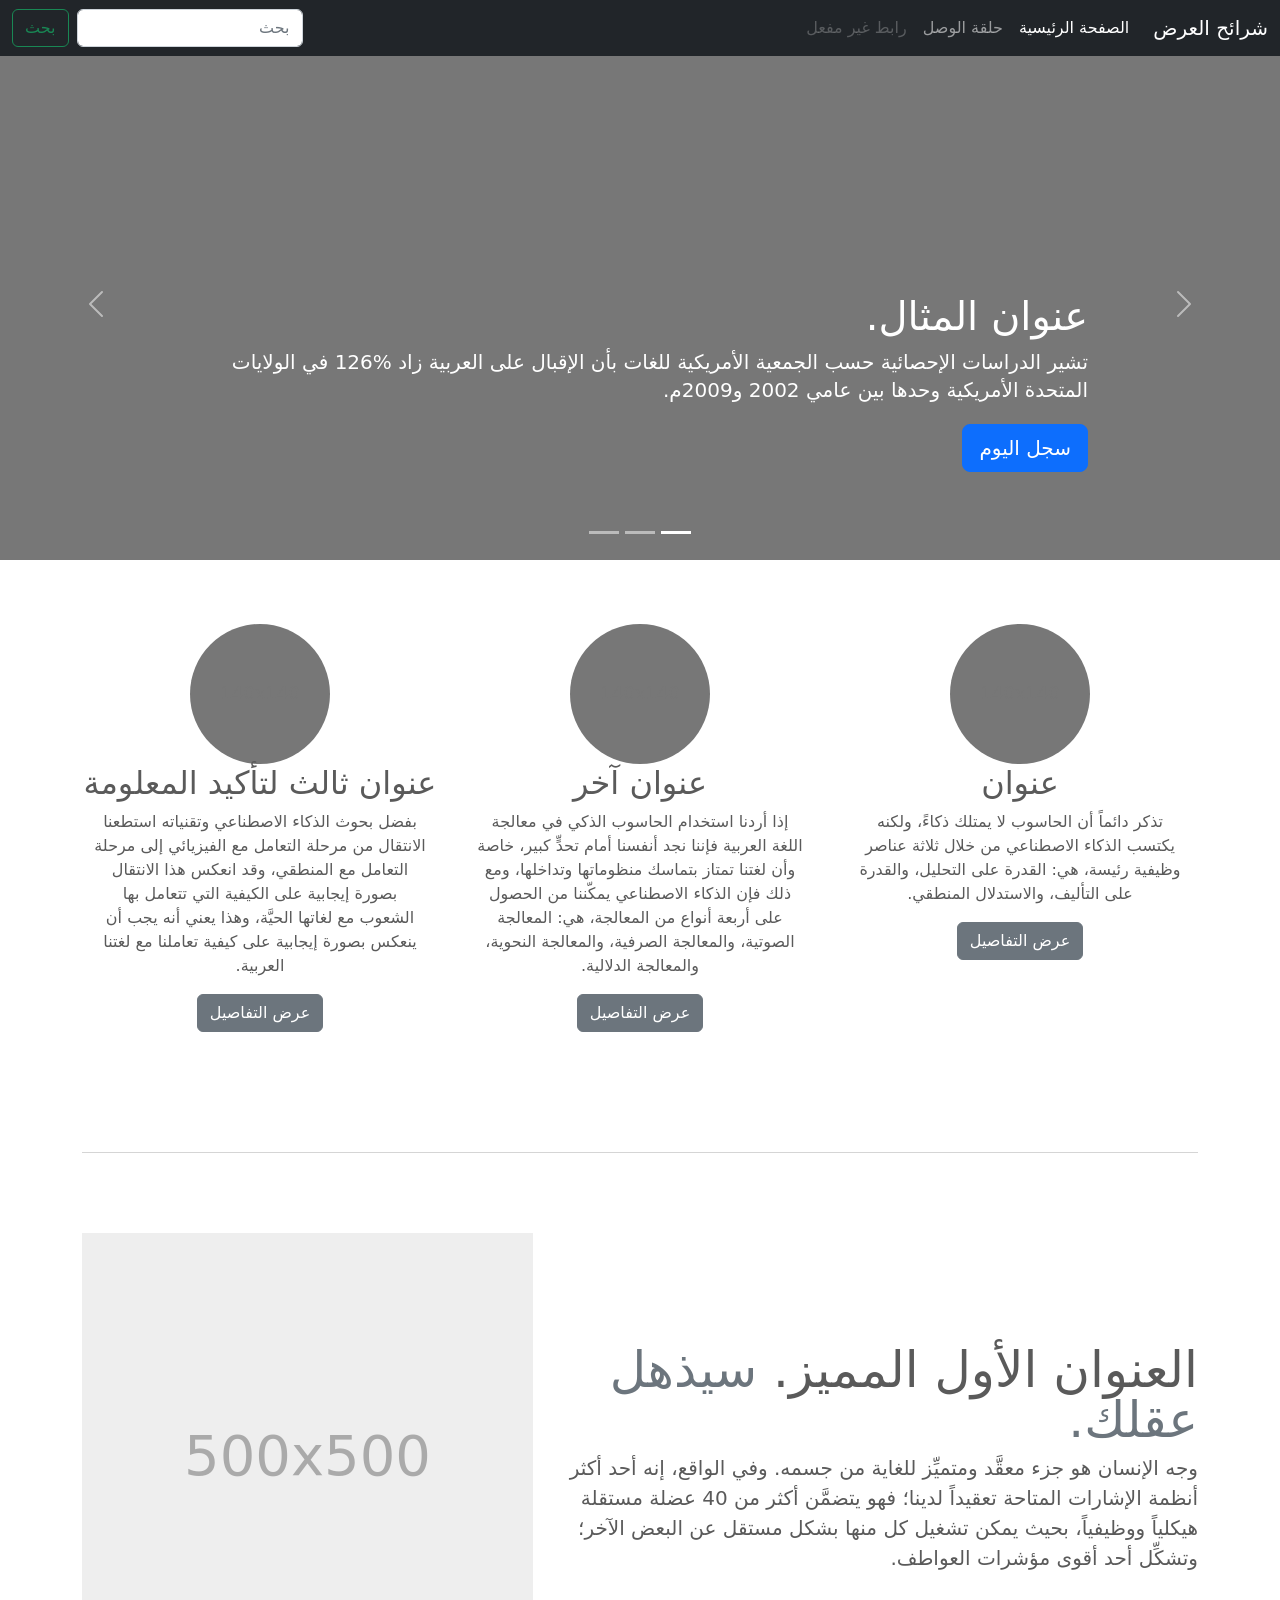
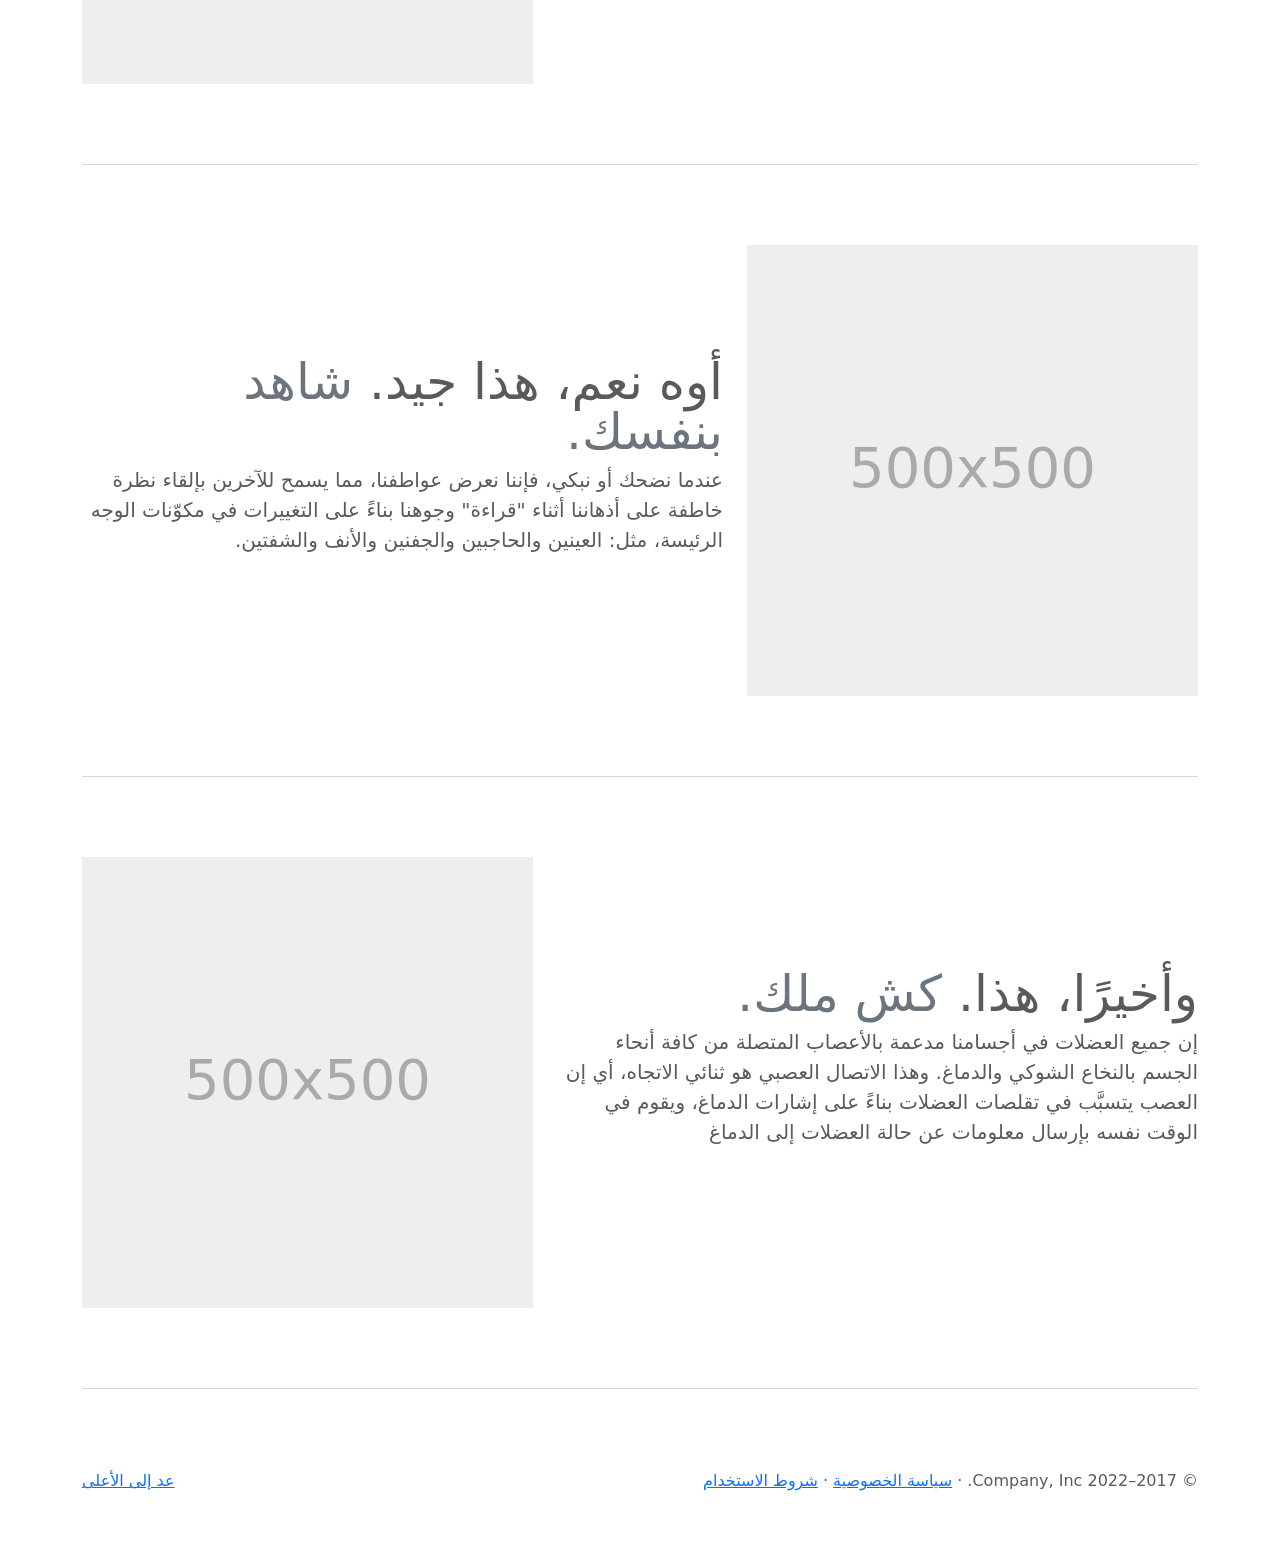
<file: Academy-Cinemas/bootstrap-5.2.3-examples/carousel-rtl/index.html>
<!doctype html>
<html lang="ar" dir="rtl">
  <head>
    <meta charset="utf-8">
    <meta name="viewport" content="width=device-width, initial-scale=1">
    <meta name="description" content="">
    <meta name="author" content="Mark Otto, Jacob Thornton, and Bootstrap contributors">
    <meta name="generator" content="Hugo 0.104.2">
    <title>قالب  شرائح العرض · Bootstrap v5.2</title>

    <link rel="canonical" href="https://getbootstrap.com/docs/5.2/examples/carousel-rtl/">

    

    

<link href="../assets/dist/css/bootstrap.rtl.min.css" rel="stylesheet">

    <style>
      .bd-placeholder-img {
        font-size: 1.125rem;
        text-anchor: middle;
        -webkit-user-select: none;
        -moz-user-select: none;
        user-select: none;
      }

      @media (min-width: 768px) {
        .bd-placeholder-img-lg {
          font-size: 3.5rem;
        }
      }

      .b-example-divider {
        height: 3rem;
        background-color: rgba(0, 0, 0, .1);
        border: solid rgba(0, 0, 0, .15);
        border-width: 1px 0;
        box-shadow: inset 0 .5em 1.5em rgba(0, 0, 0, .1), inset 0 .125em .5em rgba(0, 0, 0, .15);
      }

      .b-example-vr {
        flex-shrink: 0;
        width: 1.5rem;
        height: 100vh;
      }

      .bi {
        vertical-align: -.125em;
        fill: currentColor;
      }

      .nav-scroller {
        position: relative;
        z-index: 2;
        height: 2.75rem;
        overflow-y: hidden;
      }

      .nav-scroller .nav {
        display: flex;
        flex-wrap: nowrap;
        padding-bottom: 1rem;
        margin-top: -1px;
        overflow-x: auto;
        text-align: center;
        white-space: nowrap;
        -webkit-overflow-scrolling: touch;
      }
    </style>

    
    <!-- Custom styles for this template -->
    <link href="../carousel/carousel.rtl.css" rel="stylesheet">
  </head>
  <body>
    
<header>
  <nav class="navbar navbar-expand-md navbar-dark fixed-top bg-dark">
    <div class="container-fluid">
      <a class="navbar-brand" href="#">شرائح العرض</a>
      <button class="navbar-toggler" type="button" data-bs-toggle="collapse" data-bs-target="#navbarCollapse" aria-controls="navbarCollapse" aria-expanded="false" aria-label="تبديل التنقل">
        <span class="navbar-toggler-icon"></span>
      </button>
      <div class="collapse navbar-collapse" id="navbarCollapse">
        <ul class="navbar-nav me-auto mb-2 mb-md-0">
          <li class="nav-item">
            <a class="nav-link active" aria-current="page" href="#">الصفحة الرئيسية</a>
          </li>
          <li class="nav-item">
            <a class="nav-link" href="#">حلقة الوصل</a>
          </li>
          <li class="nav-item">
            <a class="nav-link disabled">رابط غير مفعل</a>
          </li>
        </ul>
        <form class="d-flex" role="search">
          <input class="form-control me-2" type="search" placeholder="بحث" aria-label="بحث">
          <button class="btn btn-outline-success" type="submit">بحث</button>
        </form>
      </div>
    </div>
  </nav>
</header>

<main>

  <div id="myCarousel" class="carousel slide" data-bs-ride="carousel">
    <div class="carousel-indicators">
      <button type="button" data-bs-target="#myCarousel" data-bs-slide-to="0" class="active" aria-current="true" aria-label="Slide 1"></button>
      <button type="button" data-bs-target="#myCarousel" data-bs-slide-to="1" aria-label="Slide 2"></button>
      <button type="button" data-bs-target="#myCarousel" data-bs-slide-to="2" aria-label="Slide 3"></button>
    </div>
    <div class="carousel-inner">
      <div class="carousel-item active">
        <svg class="bd-placeholder-img" width="100%" height="100%" xmlns="http://www.w3.org/2000/svg" aria-hidden="true" preserveAspectRatio="xMidYMid slice" focusable="false"><rect width="100%" height="100%" fill="#777"/></svg>

        <div class="container">
          <div class="carousel-caption text-start">
            <h1>عنوان المثال.</h1>
            <p>تشير الدراسات الإحصائية حسب الجمعية الأمريكية للغات بأن الإقبال على العربية زاد %126 في الولايات المتحدة الأمريكية وحدها بين عامي 2002 و2009م.</p>
            <p><a class="btn btn-lg btn-primary" href="#">سجل اليوم</a></p>
          </div>
        </div>
      </div>
      <div class="carousel-item">
        <svg class="bd-placeholder-img" width="100%" height="100%" xmlns="http://www.w3.org/2000/svg" aria-hidden="true" preserveAspectRatio="xMidYMid slice" focusable="false"><rect width="100%" height="100%" fill="#777"/></svg>

        <div class="container">
          <div class="carousel-caption">
            <h1>عنوان مثال آخر.</h1>
            <p>حسب المجلس الثقافي البريطاني فإن تعليم الإنجليزية داخل بريطانيا يسهم في تعزيز اقتصادها بما يتجاوز ملياري جنيه سنوياً، كما أنه وفر أكثر من 26 ألف وظيفة.</p>
            <p><a class="btn btn-lg btn-primary" href="#">أعرف أكثر</a></p>
          </div>
        </div>
      </div>
      <div class="carousel-item">
        <svg class="bd-placeholder-img" width="100%" height="100%" xmlns="http://www.w3.org/2000/svg" aria-hidden="true" preserveAspectRatio="xMidYMid slice" focusable="false"><rect width="100%" height="100%" fill="#777"/></svg>

        <div class="container">
          <div class="carousel-caption text-end">
            <h1>واحد أكثر لقياس جيد.</h1>
            <p>الإحصاءات لحجم الاستثمار اللغوي خارج بريطانيا تتفاوت من سنة لأخرى إلا أن المدير التنفيذي للمجلس الثقافي البريطاني إدي بايرز يرى أن استثمار تعليم الإنجليزية في الخارج لا يحسب على المستوى المالي فحسب بل على المستوى السياسي أيضاً.</p>
            <p><a class="btn btn-lg btn-primary" href="#">تصفح المعرض</a></p>
          </div>
        </div>
      </div>
    </div>
    <button class="carousel-control-prev" type="button" data-bs-target="#myCarousel" data-bs-slide="prev">
      <span class="carousel-control-prev-icon" aria-hidden="true"></span>
      <span class="visually-hidden">السابق</span>
    </button>
    <button class="carousel-control-next" type="button" data-bs-target="#myCarousel" data-bs-slide="next">
      <span class="carousel-control-next-icon" aria-hidden="true"></span>
      <span class="visually-hidden">التالي</span>
    </button>
  </div>


  <!-- Marketing messaging and featurettes
  ================================================== -->
  <!-- Wrap the rest of the page in another container to center all the content. -->

  <div class="container marketing">

    <!-- Three columns of text below the carousel -->
    <div class="row">
      <div class="col-lg-4">
        <svg class="bd-placeholder-img rounded-circle" width="140" height="140" xmlns="http://www.w3.org/2000/svg" role="img" aria-label="Placeholder: 140x140" preserveAspectRatio="xMidYMid slice" focusable="false"><title>Placeholder</title><rect width="100%" height="100%" fill="#777"/><text x="50%" y="50%" fill="#777" dy=".3em">140x140</text></svg>

        <h2 class="fw-normal">عنوان</h2>
        <p>تذكر دائماً أن الحاسوب لا يمتلك ذكاءً، ولكنه يكتسب الذكاء الاصطناعي من خلال ثلاثة عناصر وظيفية رئيسة، هي: القدرة على التحليل، والقدرة على التأليف، والاستدلال المنطقي.</p>
        <p><a class="btn btn-secondary" href="#">عرض التفاصيل</a></p>
      </div><!-- /.col-lg-4 -->
      <div class="col-lg-4">
        <svg class="bd-placeholder-img rounded-circle" width="140" height="140" xmlns="http://www.w3.org/2000/svg" role="img" aria-label="Placeholder: 140x140" preserveAspectRatio="xMidYMid slice" focusable="false"><title>Placeholder</title><rect width="100%" height="100%" fill="#777"/><text x="50%" y="50%" fill="#777" dy=".3em">140x140</text></svg>

        <h2 class="fw-normal">عنوان آخر</h2>
        <p>إذا أردنا استخدام الحاسوب الذكي في معالجة اللغة العربية فإننا نجد أنفسنا أمام تحدٍّ كبير، خاصة وأن لغتنا تمتاز بتماسك منظوماتها وتداخلها، ومع ذلك فإن الذكاء الاصطناعي يمكّننا من الحصول على أربعة أنواع من المعالجة، هي: المعالجة الصوتية، والمعالجة الصرفية، والمعالجة النحوية، والمعالجة الدلالية.</p>
        <p><a class="btn btn-secondary" href="#">عرض التفاصيل</a></p>
      </div><!-- /.col-lg-4 -->
      <div class="col-lg-4">
        <svg class="bd-placeholder-img rounded-circle" width="140" height="140" xmlns="http://www.w3.org/2000/svg" role="img" aria-label="Placeholder: 140x140" preserveAspectRatio="xMidYMid slice" focusable="false"><title>Placeholder</title><rect width="100%" height="100%" fill="#777"/><text x="50%" y="50%" fill="#777" dy=".3em">140x140</text></svg>

        <h2 class="fw-normal">عنوان ثالث لتأكيد المعلومة</h2>
        <p>بفضل بحوث الذكاء الاصطناعي وتقنياته استطعنا الانتقال من مرحلة التعامل مع الفيزيائي إلى مرحلة التعامل مع المنطقي، وقد انعكس هذا الانتقال بصورة إيجابية على الكيفية التي تتعامل بها الشعوب مع لغاتها الحيَّة، وهذا يعني أنه يجب أن ينعكس بصورة إيجابية على كيفية تعاملنا مع لغتنا العربية.</p>
        <p><a class="btn btn-secondary" href="#">عرض التفاصيل</a></p>
      </div><!-- /.col-lg-4 -->
    </div><!-- /.row -->


    <!-- START THE FEATURETTES -->

    <hr class="featurette-divider">

    <div class="row featurette">
      <div class="col-md-7">
        <h2 class="featurette-heading fw-normal lh-1">العنوان الأول المميز. <span class="text-muted"> سيذهل عقلك. </span></h2>
        <p class="lead">وجه الإنسان هو جزء معقَّد ومتميِّز للغاية من جسمه. وفي الواقع، إنه أحد أكثر أنظمة الإشارات المتاحة تعقيداً لدينا؛ فهو يتضمَّن أكثر من 40 عضلة مستقلة هيكلياً ووظيفياً، بحيث يمكن تشغيل كل منها بشكل مستقل عن البعض الآخر؛ وتشكِّل أحد أقوى مؤشرات العواطف.</p>
      </div>
      <div class="col-md-5">
        <svg class="bd-placeholder-img bd-placeholder-img-lg featurette-image img-fluid mx-auto" width="500" height="500" xmlns="http://www.w3.org/2000/svg" role="img" aria-label="Placeholder: 500x500" preserveAspectRatio="xMidYMid slice" focusable="false"><title>Placeholder</title><rect width="100%" height="100%" fill="#eee"/><text x="50%" y="50%" fill="#aaa" dy=".3em">500x500</text></svg>

      </div>
    </div>

    <hr class="featurette-divider">

    <div class="row featurette">
      <div class="col-md-7 order-md-2">
        <h2 class="featurette-heading fw-normal lh-1">أوه نعم، هذا جيد. <span class="text-muted"> شاهد بنفسك. </span></h2>
        <p class="lead">عندما نضحك أو نبكي، فإننا نعرض عواطفنا، مما يسمح للآخرين بإلقاء نظرة خاطفة على أذهاننا أثناء "قراءة" وجوهنا بناءً على التغييرات في مكوّنات الوجه الرئيسة، مثل: العينين والحاجبين والجفنين والأنف والشفتين.</p>
      </div>
      <div class="col-md-5 order-md-1">
        <svg class="bd-placeholder-img bd-placeholder-img-lg featurette-image img-fluid mx-auto" width="500" height="500" xmlns="http://www.w3.org/2000/svg" role="img" aria-label="Placeholder: 500x500" preserveAspectRatio="xMidYMid slice" focusable="false"><title>Placeholder</title><rect width="100%" height="100%" fill="#eee"/><text x="50%" y="50%" fill="#aaa" dy=".3em">500x500</text></svg>

      </div>
    </div>

    <hr class="featurette-divider">

    <div class="row featurette">
      <div class="col-md-7">
        <h2 class="featurette-heading fw-normal lh-1">وأخيرًا، هذا. <span class="text-muted"> كش ملك. </span></h2>
        <p class="lead">إن جميع العضلات في أجسامنا مدعمة بالأعصاب المتصلة من كافة أنحاء الجسم بالنخاع الشوكي والدماغ. وهذا الاتصال العصبي هو ثنائي الاتجاه، أي إن العصب يتسبَّب في تقلصات العضلات بناءً على إشارات الدماغ، ويقوم في الوقت نفسه بإرسال معلومات عن حالة العضلات إلى الدماغ</p>
      </div>
      <div class="col-md-5">
        <svg class="bd-placeholder-img bd-placeholder-img-lg featurette-image img-fluid mx-auto" width="500" height="500" xmlns="http://www.w3.org/2000/svg" role="img" aria-label="Placeholder: 500x500" preserveAspectRatio="xMidYMid slice" focusable="false"><title>Placeholder</title><rect width="100%" height="100%" fill="#eee"/><text x="50%" y="50%" fill="#aaa" dy=".3em">500x500</text></svg>

      </div>
    </div>

    <hr class="featurette-divider">

    <!-- /END THE FEATURETTES -->

  </div><!-- /.container -->


  <!-- FOOTER -->
  <footer class="container">
    <p class="float-end"><a href="#">عد إلى الأعلى</a></p>
    <p>&copy; 2017–2022 Company, Inc. &middot; <a href="#">سياسة الخصوصية</a> &middot; <a href="#">شروط الاستخدام</a></p>
  </footer>
</main>


    <script src="../assets/dist/js/bootstrap.bundle.min.js"></script>

      
  </body>
</html>
</file>
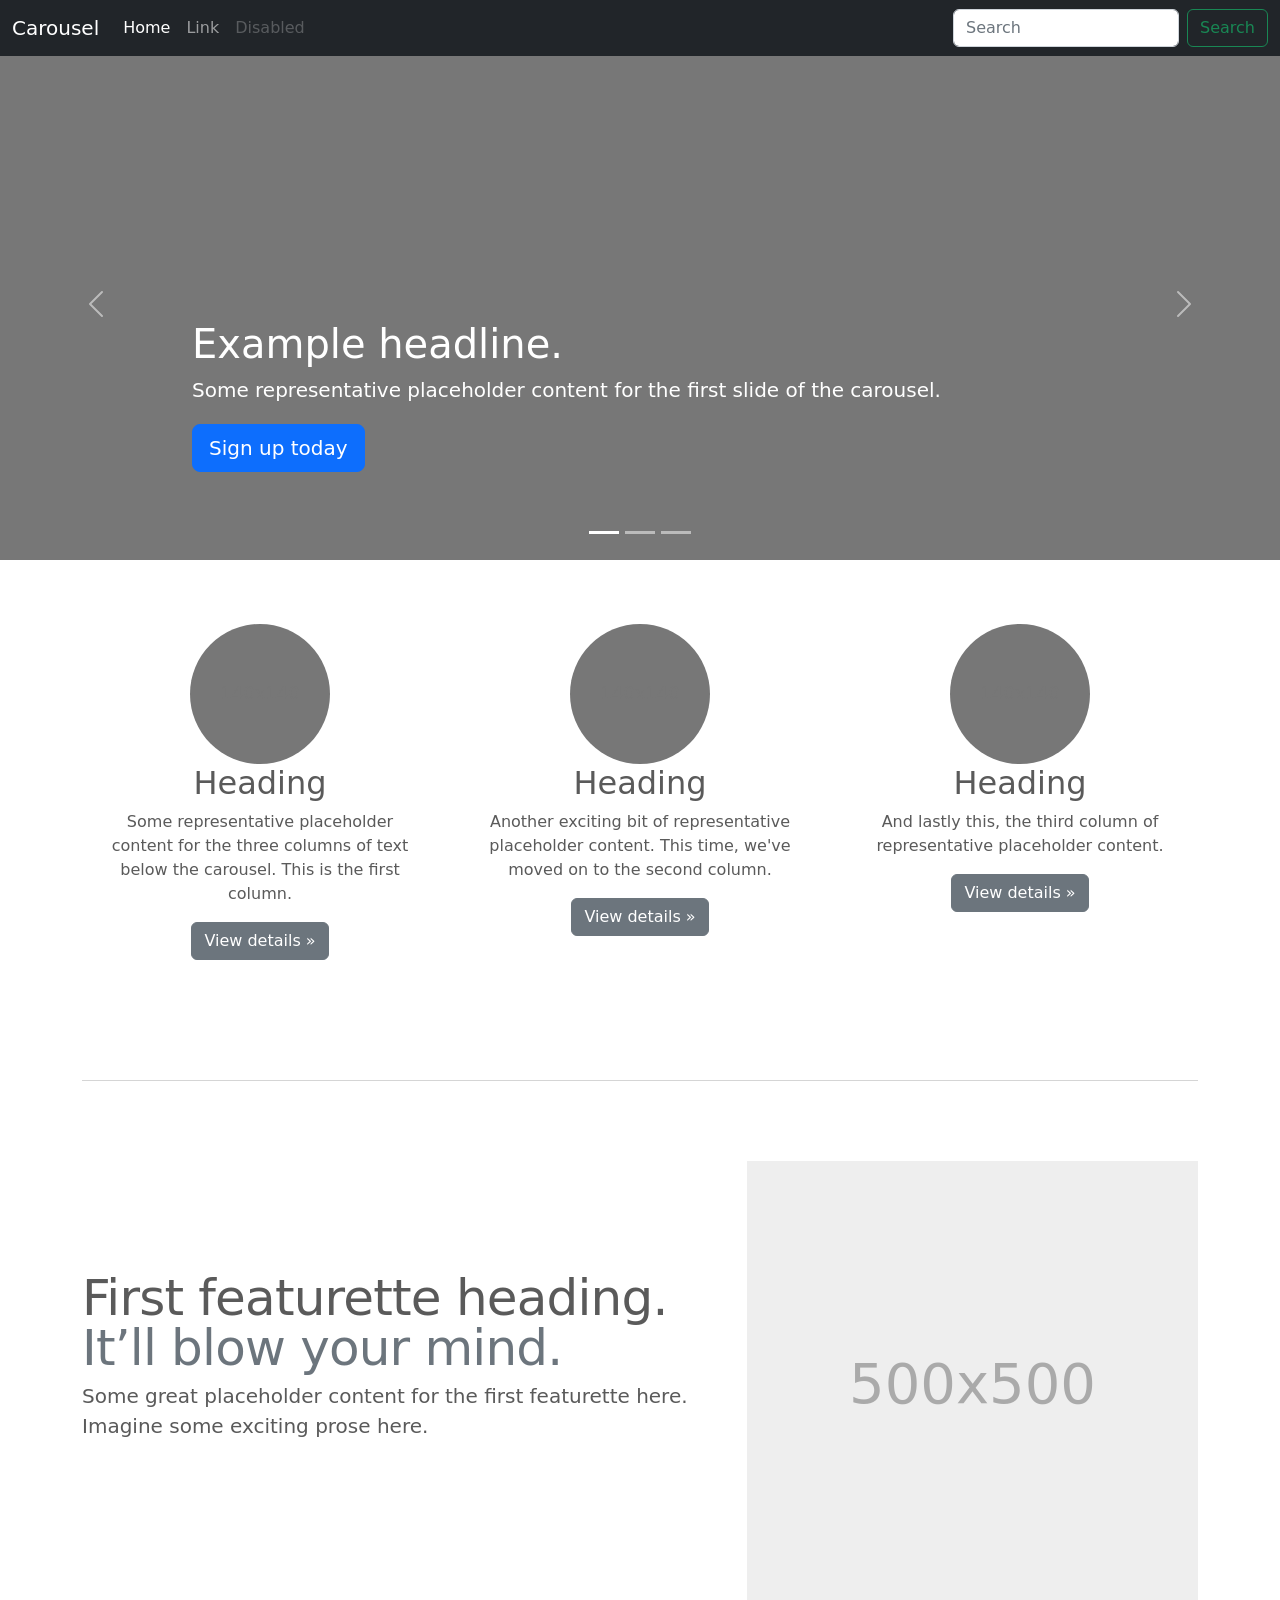
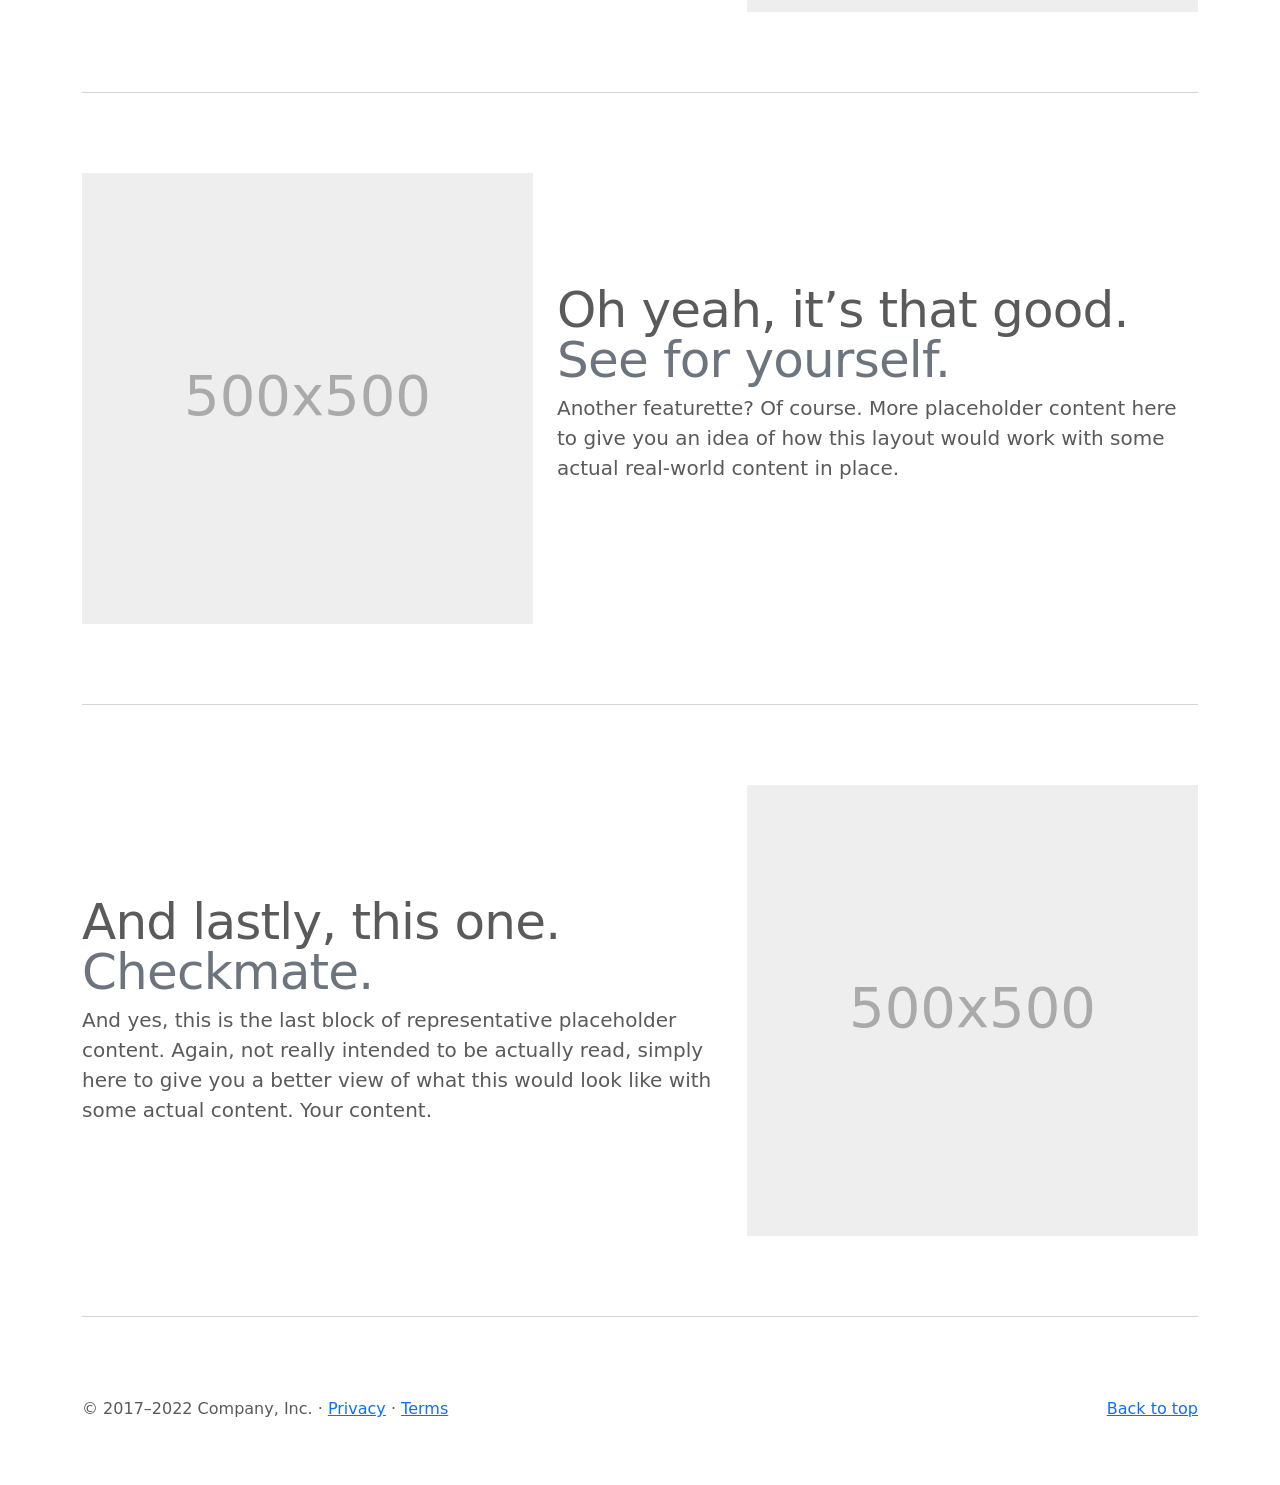
<file: Academy-Cinemas/bootstrap-5.2.3-examples/carousel/index.html>
<!doctype html>
<html lang="en">
  <head>
    <meta charset="utf-8">
    <meta name="viewport" content="width=device-width, initial-scale=1">
    <meta name="description" content="">
    <meta name="author" content="Mark Otto, Jacob Thornton, and Bootstrap contributors">
    <meta name="generator" content="Hugo 0.104.2">
    <title>Carousel Template · Bootstrap v5.2</title>

    <link rel="canonical" href="https://getbootstrap.com/docs/5.2/examples/carousel/">

    

    

<link href="../assets/dist/css/bootstrap.min.css" rel="stylesheet">

    <style>
      .bd-placeholder-img {
        font-size: 1.125rem;
        text-anchor: middle;
        -webkit-user-select: none;
        -moz-user-select: none;
        user-select: none;
      }

      @media (min-width: 768px) {
        .bd-placeholder-img-lg {
          font-size: 3.5rem;
        }
      }

      .b-example-divider {
        height: 3rem;
        background-color: rgba(0, 0, 0, .1);
        border: solid rgba(0, 0, 0, .15);
        border-width: 1px 0;
        box-shadow: inset 0 .5em 1.5em rgba(0, 0, 0, .1), inset 0 .125em .5em rgba(0, 0, 0, .15);
      }

      .b-example-vr {
        flex-shrink: 0;
        width: 1.5rem;
        height: 100vh;
      }

      .bi {
        vertical-align: -.125em;
        fill: currentColor;
      }

      .nav-scroller {
        position: relative;
        z-index: 2;
        height: 2.75rem;
        overflow-y: hidden;
      }

      .nav-scroller .nav {
        display: flex;
        flex-wrap: nowrap;
        padding-bottom: 1rem;
        margin-top: -1px;
        overflow-x: auto;
        text-align: center;
        white-space: nowrap;
        -webkit-overflow-scrolling: touch;
      }
    </style>

    
    <!-- Custom styles for this template -->
    <link href="carousel.css" rel="stylesheet">
  </head>
  <body>
    
<header>
  <nav class="navbar navbar-expand-md navbar-dark fixed-top bg-dark">
    <div class="container-fluid">
      <a class="navbar-brand" href="#">Carousel</a>
      <button class="navbar-toggler" type="button" data-bs-toggle="collapse" data-bs-target="#navbarCollapse" aria-controls="navbarCollapse" aria-expanded="false" aria-label="Toggle navigation">
        <span class="navbar-toggler-icon"></span>
      </button>
      <div class="collapse navbar-collapse" id="navbarCollapse">
        <ul class="navbar-nav me-auto mb-2 mb-md-0">
          <li class="nav-item">
            <a class="nav-link active" aria-current="page" href="#">Home</a>
          </li>
          <li class="nav-item">
            <a class="nav-link" href="#">Link</a>
          </li>
          <li class="nav-item">
            <a class="nav-link disabled">Disabled</a>
          </li>
        </ul>
        <form class="d-flex" role="search">
          <input class="form-control me-2" type="search" placeholder="Search" aria-label="Search">
          <button class="btn btn-outline-success" type="submit">Search</button>
        </form>
      </div>
    </div>
  </nav>
</header>

<main>

  <div id="myCarousel" class="carousel slide" data-bs-ride="carousel">
    <div class="carousel-indicators">
      <button type="button" data-bs-target="#myCarousel" data-bs-slide-to="0" class="active" aria-current="true" aria-label="Slide 1"></button>
      <button type="button" data-bs-target="#myCarousel" data-bs-slide-to="1" aria-label="Slide 2"></button>
      <button type="button" data-bs-target="#myCarousel" data-bs-slide-to="2" aria-label="Slide 3"></button>
    </div>
    <div class="carousel-inner">
      <div class="carousel-item active">
        <svg class="bd-placeholder-img" width="100%" height="100%" xmlns="http://www.w3.org/2000/svg" aria-hidden="true" preserveAspectRatio="xMidYMid slice" focusable="false"><rect width="100%" height="100%" fill="#777"/></svg>

        <div class="container">
          <div class="carousel-caption text-start">
            <h1>Example headline.</h1>
            <p>Some representative placeholder content for the first slide of the carousel.</p>
            <p><a class="btn btn-lg btn-primary" href="#">Sign up today</a></p>
          </div>
        </div>
      </div>
      <div class="carousel-item">
        <svg class="bd-placeholder-img" width="100%" height="100%" xmlns="http://www.w3.org/2000/svg" aria-hidden="true" preserveAspectRatio="xMidYMid slice" focusable="false"><rect width="100%" height="100%" fill="#777"/></svg>

        <div class="container">
          <div class="carousel-caption">
            <h1>Another example headline.</h1>
            <p>Some representative placeholder content for the second slide of the carousel.</p>
            <p><a class="btn btn-lg btn-primary" href="#">Learn more</a></p>
          </div>
        </div>
      </div>
      <div class="carousel-item">
        <svg class="bd-placeholder-img" width="100%" height="100%" xmlns="http://www.w3.org/2000/svg" aria-hidden="true" preserveAspectRatio="xMidYMid slice" focusable="false"><rect width="100%" height="100%" fill="#777"/></svg>

        <div class="container">
          <div class="carousel-caption text-end">
            <h1>One more for good measure.</h1>
            <p>Some representative placeholder content for the third slide of this carousel.</p>
            <p><a class="btn btn-lg btn-primary" href="#">Browse gallery</a></p>
          </div>
        </div>
      </div>
    </div>
    <button class="carousel-control-prev" type="button" data-bs-target="#myCarousel" data-bs-slide="prev">
      <span class="carousel-control-prev-icon" aria-hidden="true"></span>
      <span class="visually-hidden">Previous</span>
    </button>
    <button class="carousel-control-next" type="button" data-bs-target="#myCarousel" data-bs-slide="next">
      <span class="carousel-control-next-icon" aria-hidden="true"></span>
      <span class="visually-hidden">Next</span>
    </button>
  </div>


  <!-- Marketing messaging and featurettes
  ================================================== -->
  <!-- Wrap the rest of the page in another container to center all the content. -->

  <div class="container marketing">

    <!-- Three columns of text below the carousel -->
    <div class="row">
      <div class="col-lg-4">
        <svg class="bd-placeholder-img rounded-circle" width="140" height="140" xmlns="http://www.w3.org/2000/svg" role="img" aria-label="Placeholder: 140x140" preserveAspectRatio="xMidYMid slice" focusable="false"><title>Placeholder</title><rect width="100%" height="100%" fill="#777"/><text x="50%" y="50%" fill="#777" dy=".3em">140x140</text></svg>

        <h2 class="fw-normal">Heading</h2>
        <p>Some representative placeholder content for the three columns of text below the carousel. This is the first column.</p>
        <p><a class="btn btn-secondary" href="#">View details &raquo;</a></p>
      </div><!-- /.col-lg-4 -->
      <div class="col-lg-4">
        <svg class="bd-placeholder-img rounded-circle" width="140" height="140" xmlns="http://www.w3.org/2000/svg" role="img" aria-label="Placeholder: 140x140" preserveAspectRatio="xMidYMid slice" focusable="false"><title>Placeholder</title><rect width="100%" height="100%" fill="#777"/><text x="50%" y="50%" fill="#777" dy=".3em">140x140</text></svg>

        <h2 class="fw-normal">Heading</h2>
        <p>Another exciting bit of representative placeholder content. This time, we've moved on to the second column.</p>
        <p><a class="btn btn-secondary" href="#">View details &raquo;</a></p>
      </div><!-- /.col-lg-4 -->
      <div class="col-lg-4">
        <svg class="bd-placeholder-img rounded-circle" width="140" height="140" xmlns="http://www.w3.org/2000/svg" role="img" aria-label="Placeholder: 140x140" preserveAspectRatio="xMidYMid slice" focusable="false"><title>Placeholder</title><rect width="100%" height="100%" fill="#777"/><text x="50%" y="50%" fill="#777" dy=".3em">140x140</text></svg>

        <h2 class="fw-normal">Heading</h2>
        <p>And lastly this, the third column of representative placeholder content.</p>
        <p><a class="btn btn-secondary" href="#">View details &raquo;</a></p>
      </div><!-- /.col-lg-4 -->
    </div><!-- /.row -->


    <!-- START THE FEATURETTES -->

    <hr class="featurette-divider">

    <div class="row featurette">
      <div class="col-md-7">
        <h2 class="featurette-heading fw-normal lh-1">First featurette heading. <span class="text-muted">It’ll blow your mind.</span></h2>
        <p class="lead">Some great placeholder content for the first featurette here. Imagine some exciting prose here.</p>
      </div>
      <div class="col-md-5">
        <svg class="bd-placeholder-img bd-placeholder-img-lg featurette-image img-fluid mx-auto" width="500" height="500" xmlns="http://www.w3.org/2000/svg" role="img" aria-label="Placeholder: 500x500" preserveAspectRatio="xMidYMid slice" focusable="false"><title>Placeholder</title><rect width="100%" height="100%" fill="#eee"/><text x="50%" y="50%" fill="#aaa" dy=".3em">500x500</text></svg>

      </div>
    </div>

    <hr class="featurette-divider">

    <div class="row featurette">
      <div class="col-md-7 order-md-2">
        <h2 class="featurette-heading fw-normal lh-1">Oh yeah, it’s that good. <span class="text-muted">See for yourself.</span></h2>
        <p class="lead">Another featurette? Of course. More placeholder content here to give you an idea of how this layout would work with some actual real-world content in place.</p>
      </div>
      <div class="col-md-5 order-md-1">
        <svg class="bd-placeholder-img bd-placeholder-img-lg featurette-image img-fluid mx-auto" width="500" height="500" xmlns="http://www.w3.org/2000/svg" role="img" aria-label="Placeholder: 500x500" preserveAspectRatio="xMidYMid slice" focusable="false"><title>Placeholder</title><rect width="100%" height="100%" fill="#eee"/><text x="50%" y="50%" fill="#aaa" dy=".3em">500x500</text></svg>

      </div>
    </div>

    <hr class="featurette-divider">

    <div class="row featurette">
      <div class="col-md-7">
        <h2 class="featurette-heading fw-normal lh-1">And lastly, this one. <span class="text-muted">Checkmate.</span></h2>
        <p class="lead">And yes, this is the last block of representative placeholder content. Again, not really intended to be actually read, simply here to give you a better view of what this would look like with some actual content. Your content.</p>
      </div>
      <div class="col-md-5">
        <svg class="bd-placeholder-img bd-placeholder-img-lg featurette-image img-fluid mx-auto" width="500" height="500" xmlns="http://www.w3.org/2000/svg" role="img" aria-label="Placeholder: 500x500" preserveAspectRatio="xMidYMid slice" focusable="false"><title>Placeholder</title><rect width="100%" height="100%" fill="#eee"/><text x="50%" y="50%" fill="#aaa" dy=".3em">500x500</text></svg>

      </div>
    </div>

    <hr class="featurette-divider">

    <!-- /END THE FEATURETTES -->

  </div><!-- /.container -->


  <!-- FOOTER -->
  <footer class="container">
    <p class="float-end"><a href="#">Back to top</a></p>
    <p>&copy; 2017–2022 Company, Inc. &middot; <a href="#">Privacy</a> &middot; <a href="#">Terms</a></p>
  </footer>
</main>


    <script src="../assets/dist/js/bootstrap.bundle.min.js"></script>

      
  </body>
</html>
</file>
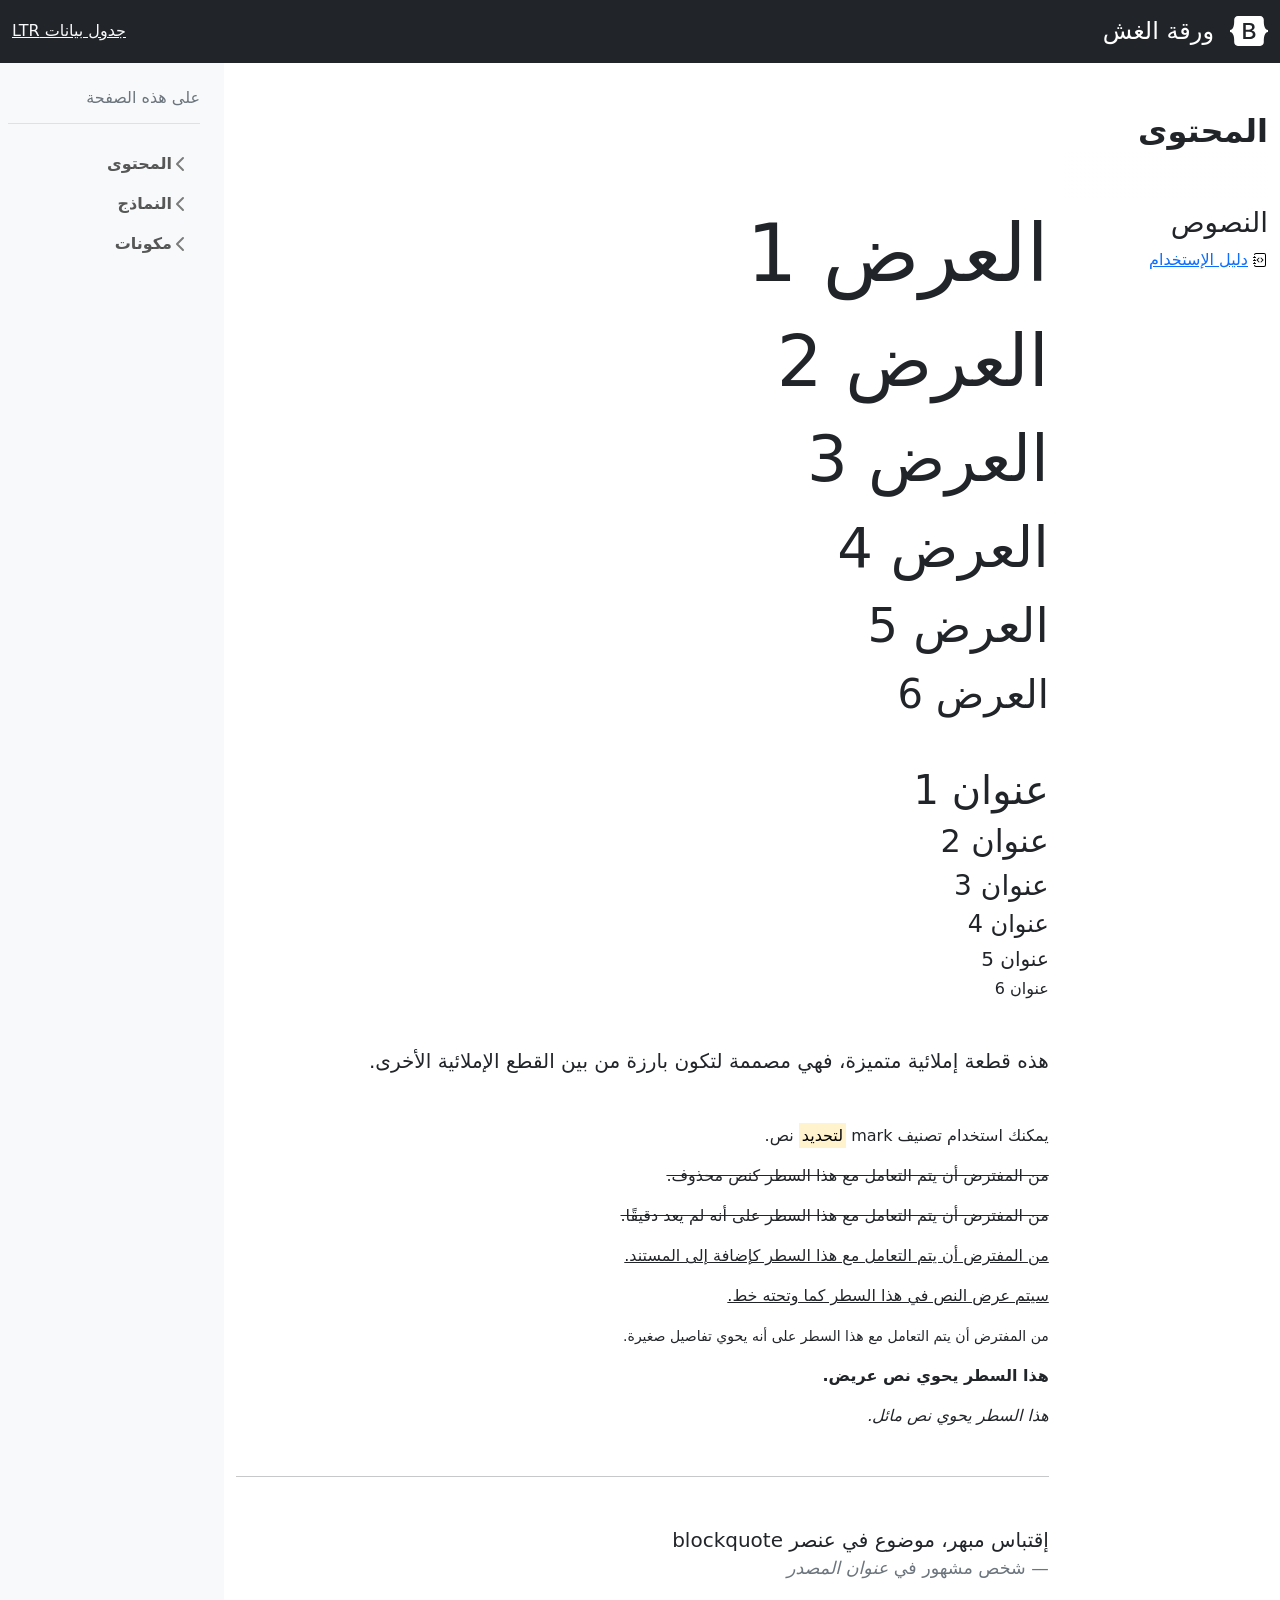
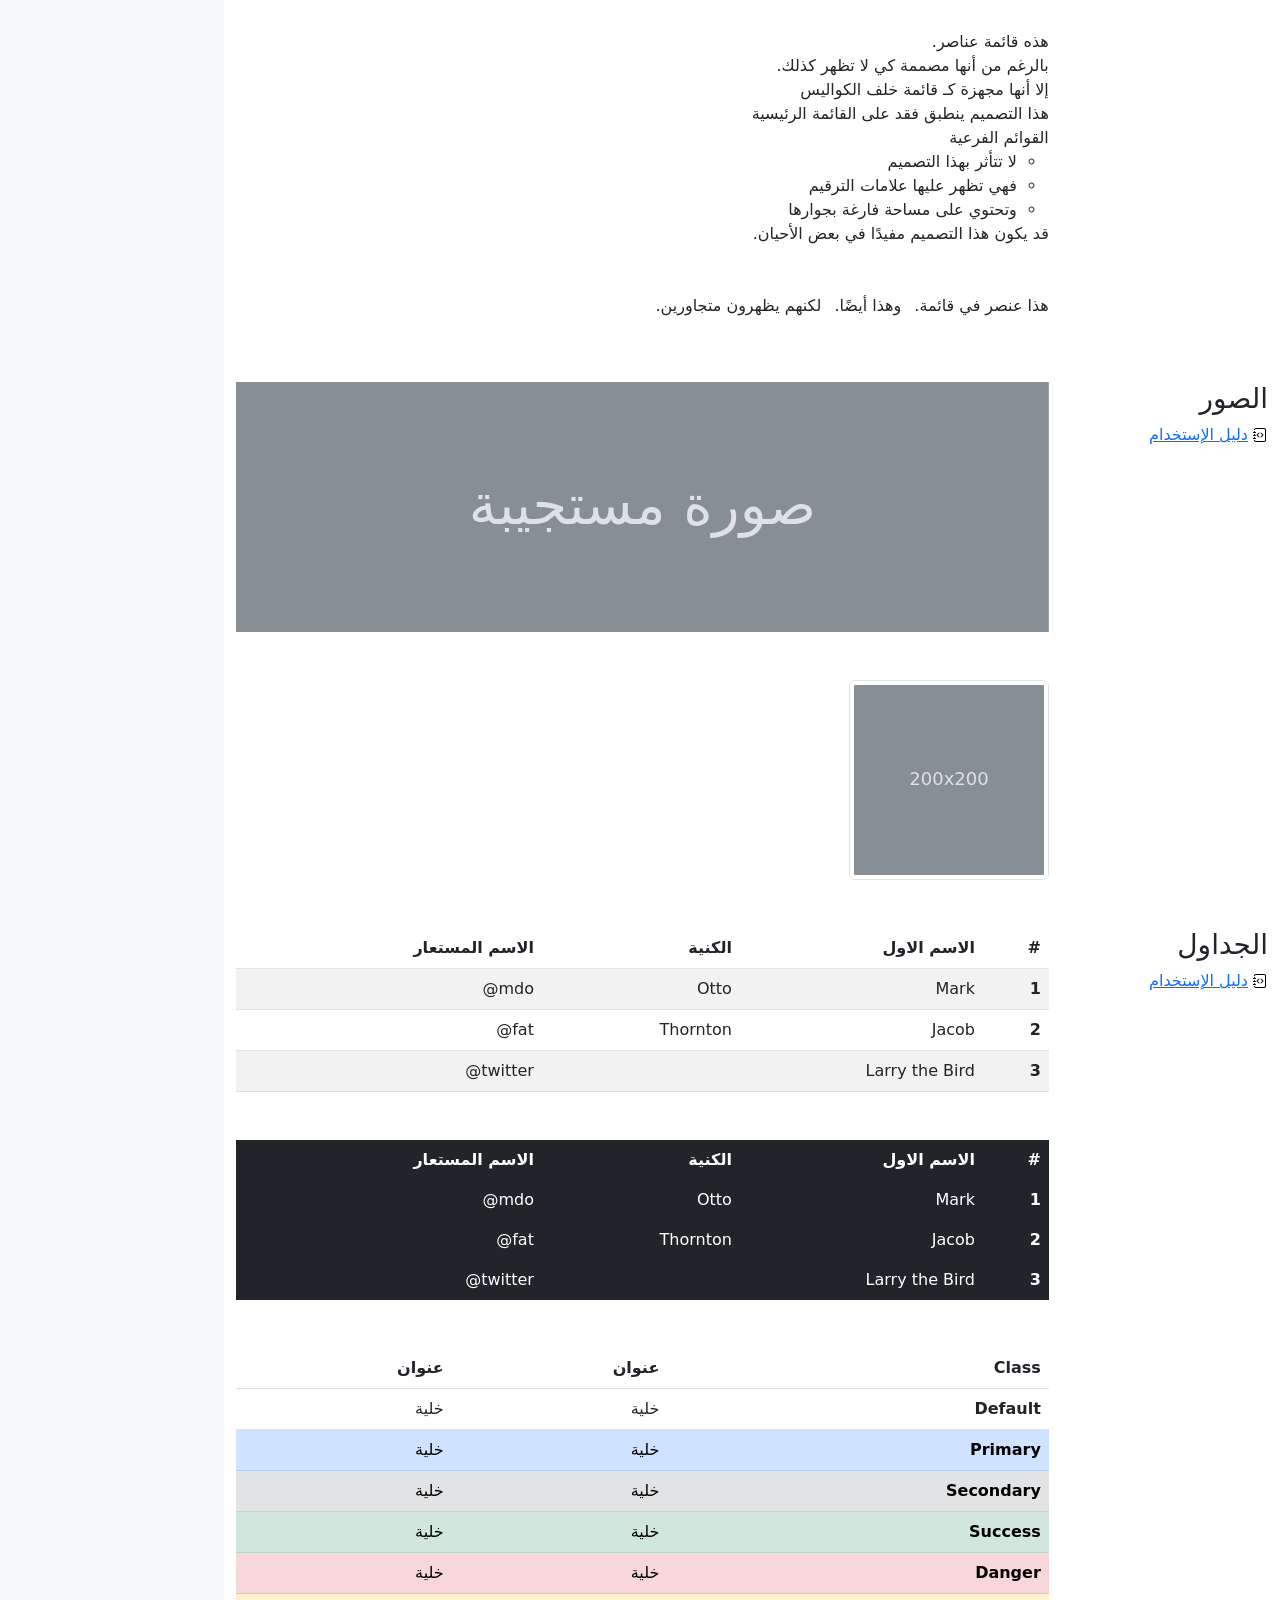
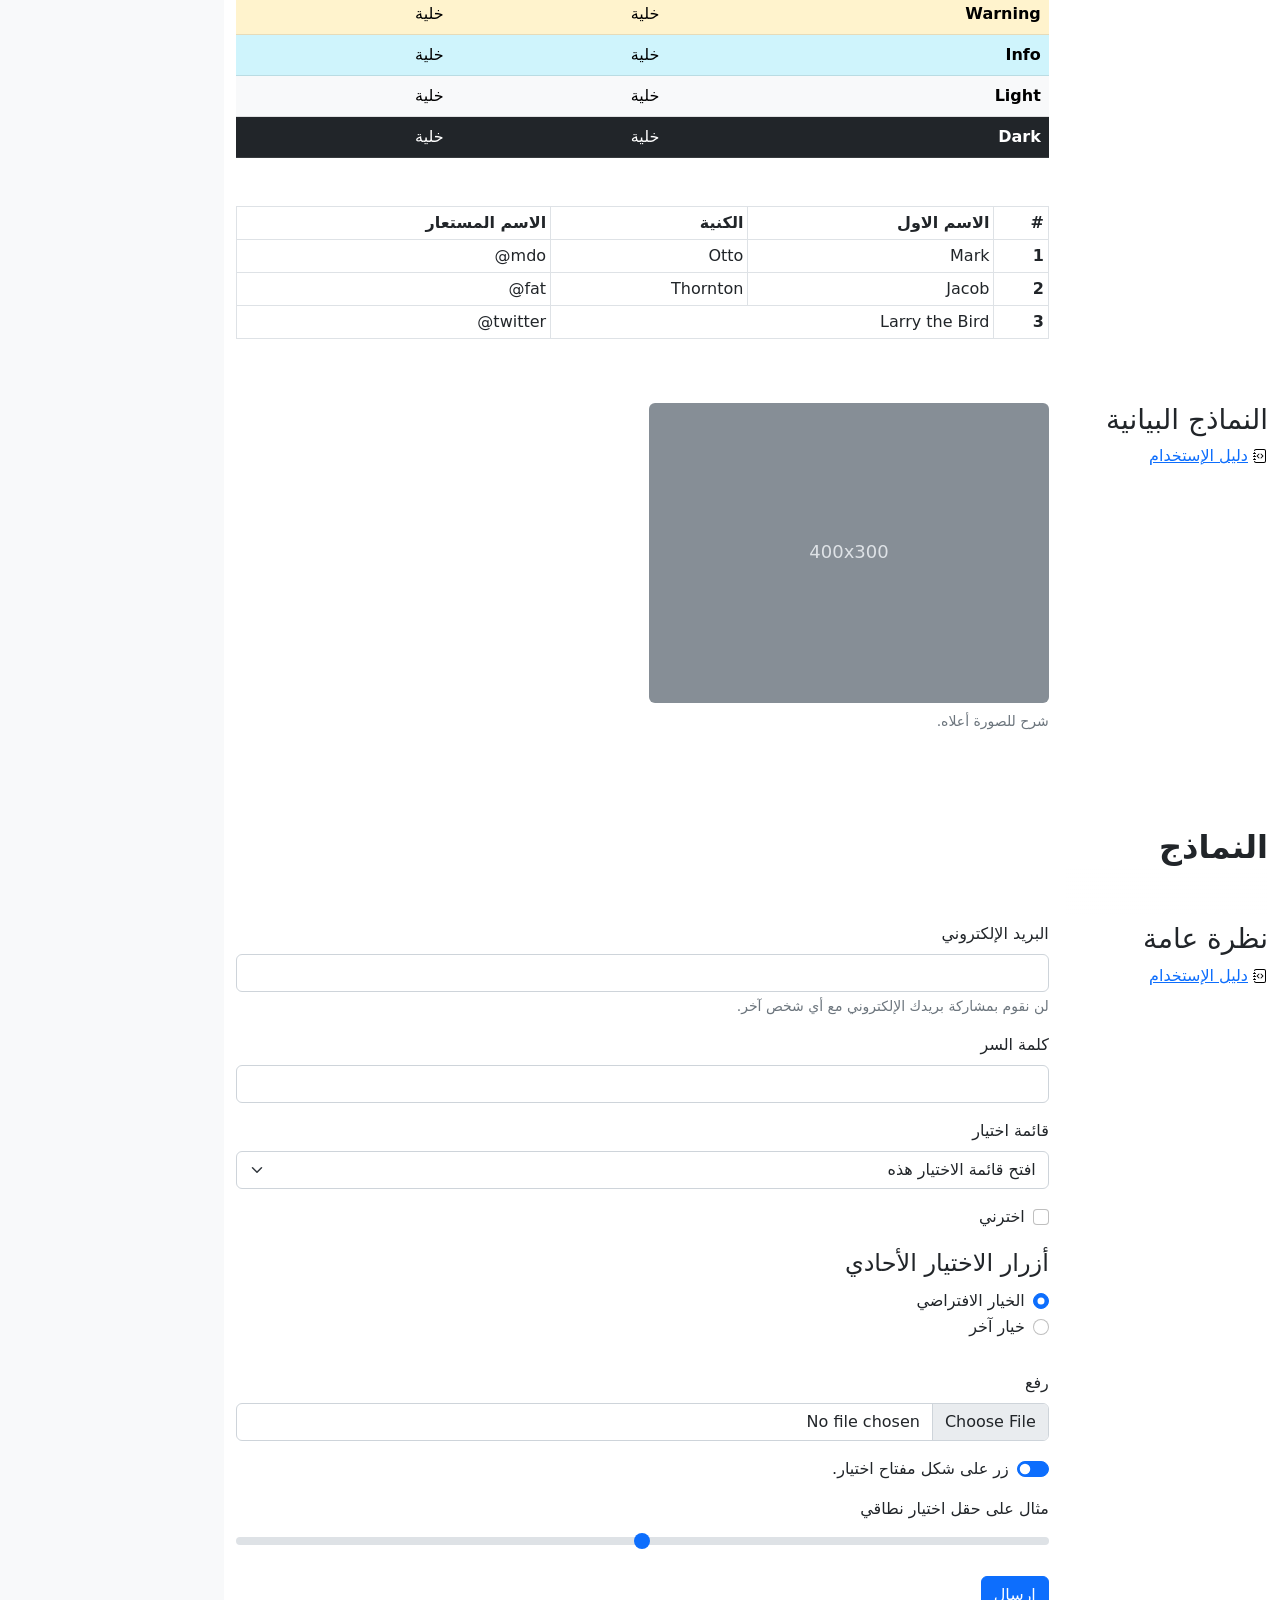
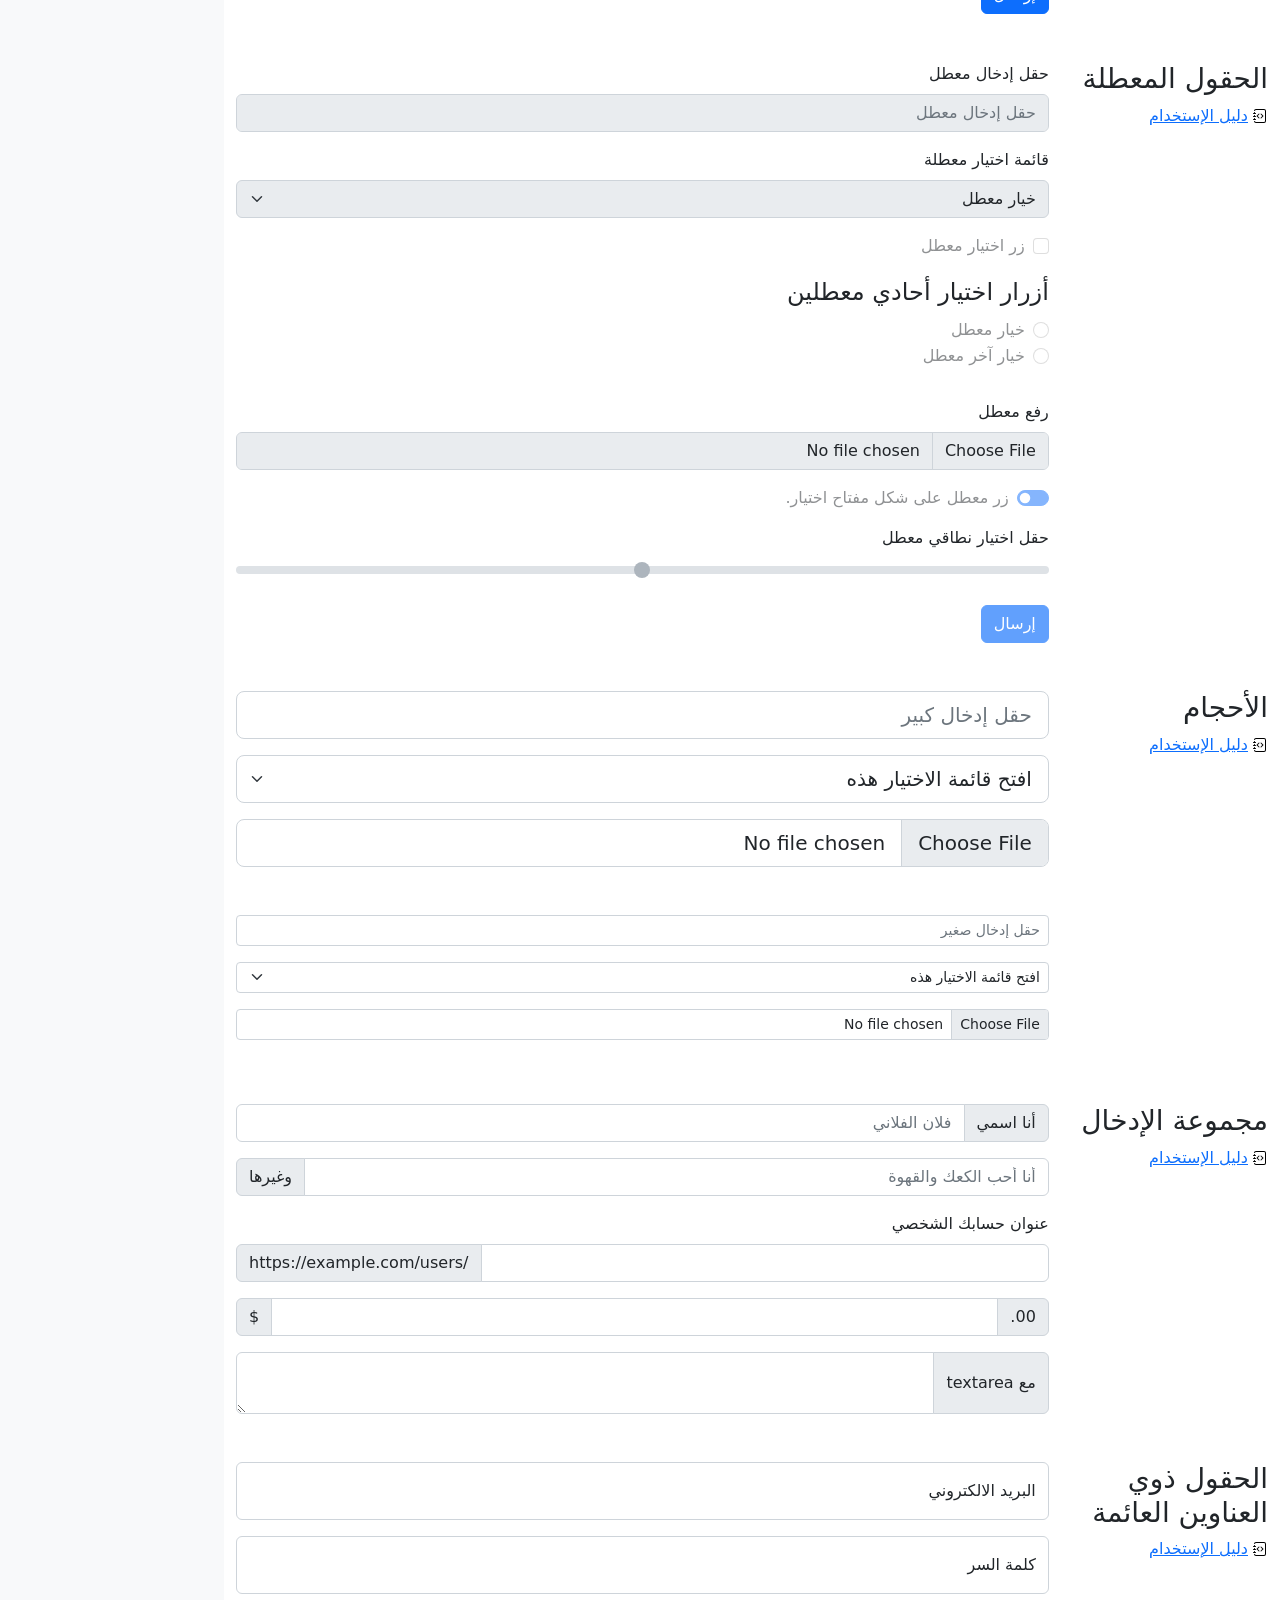
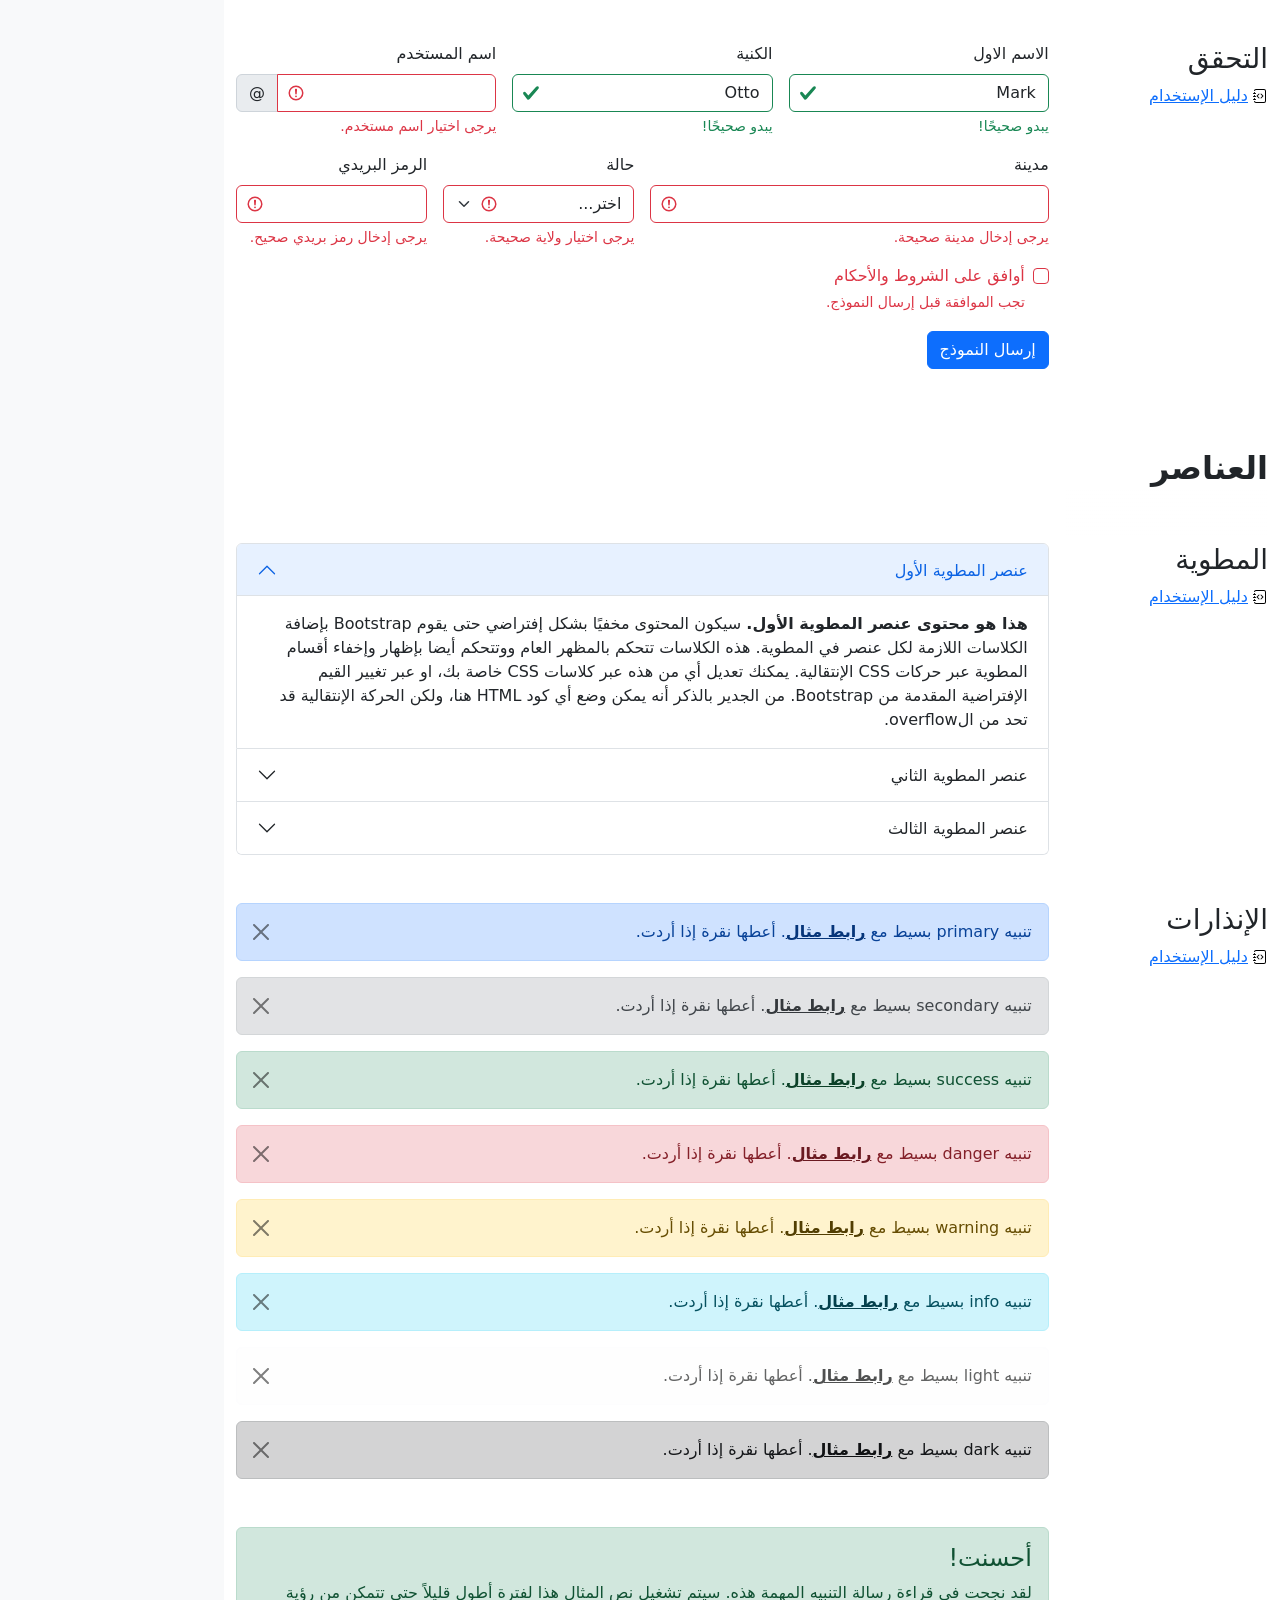
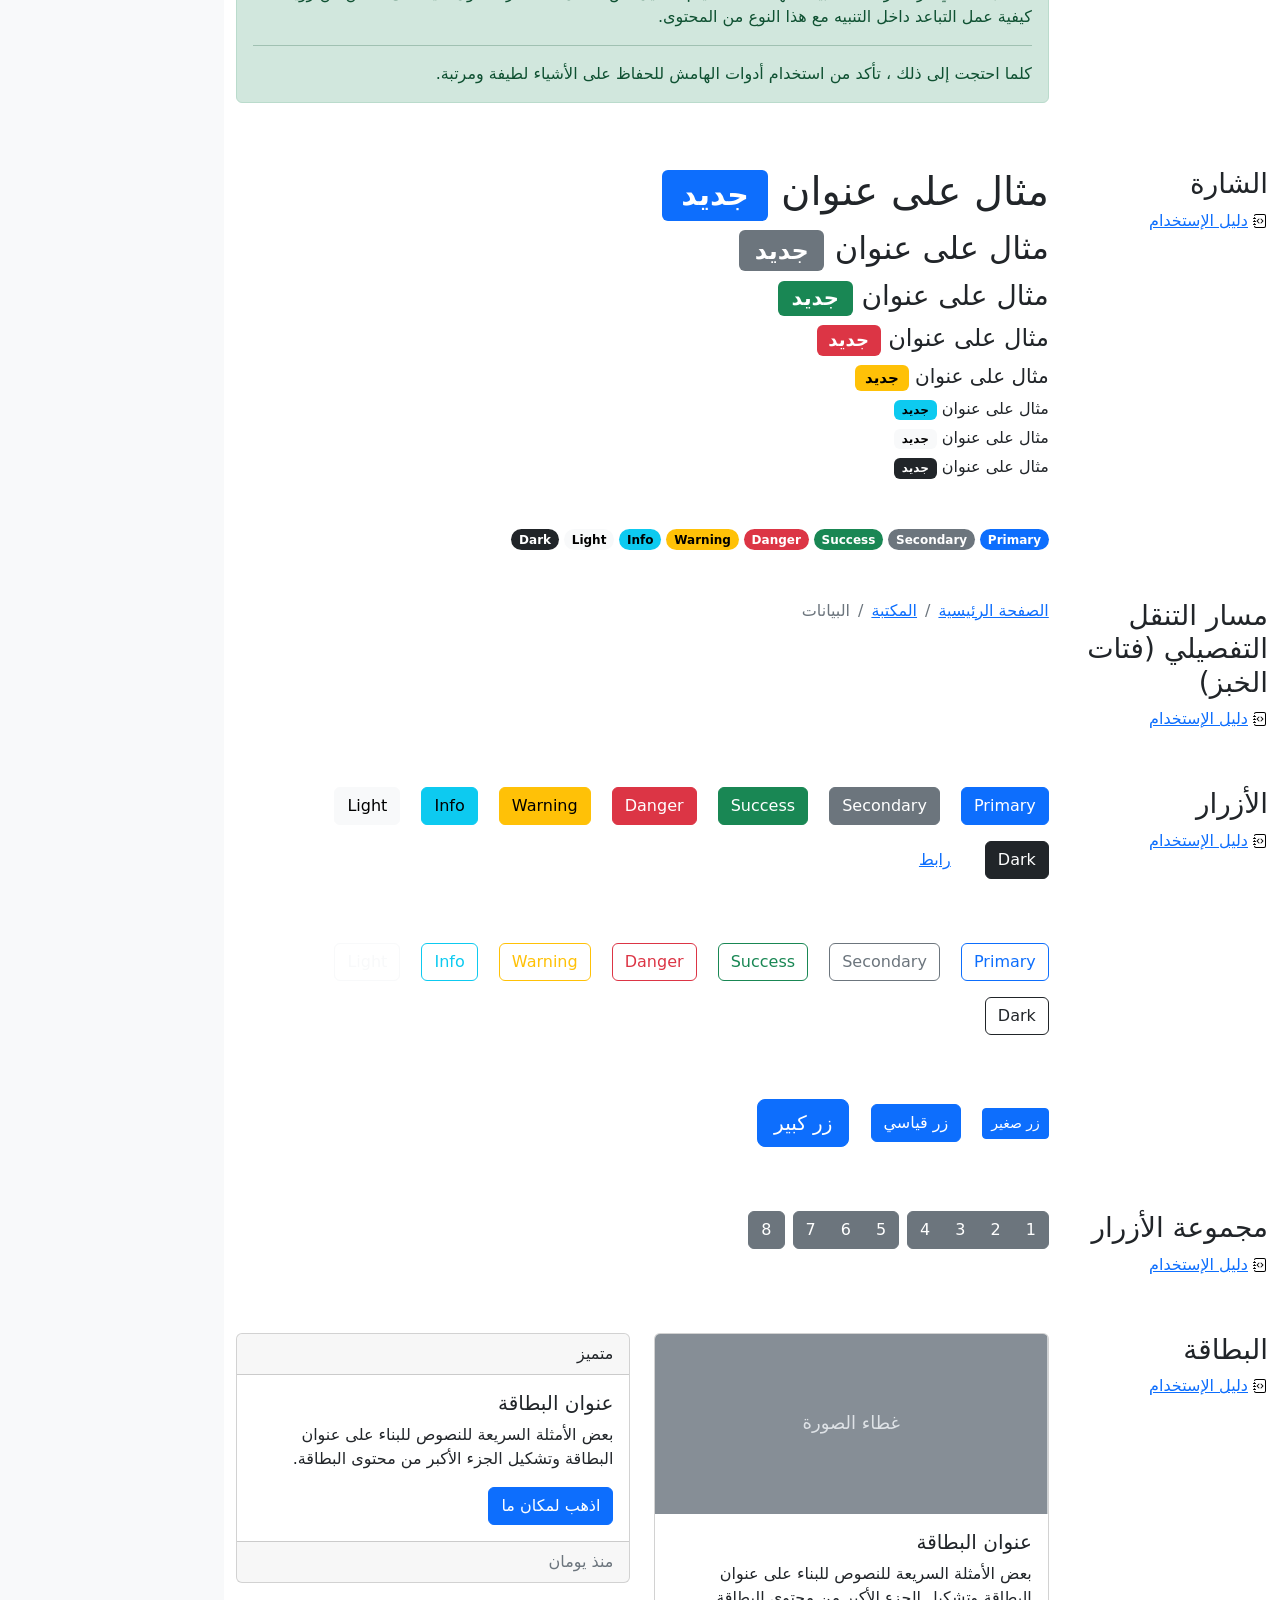
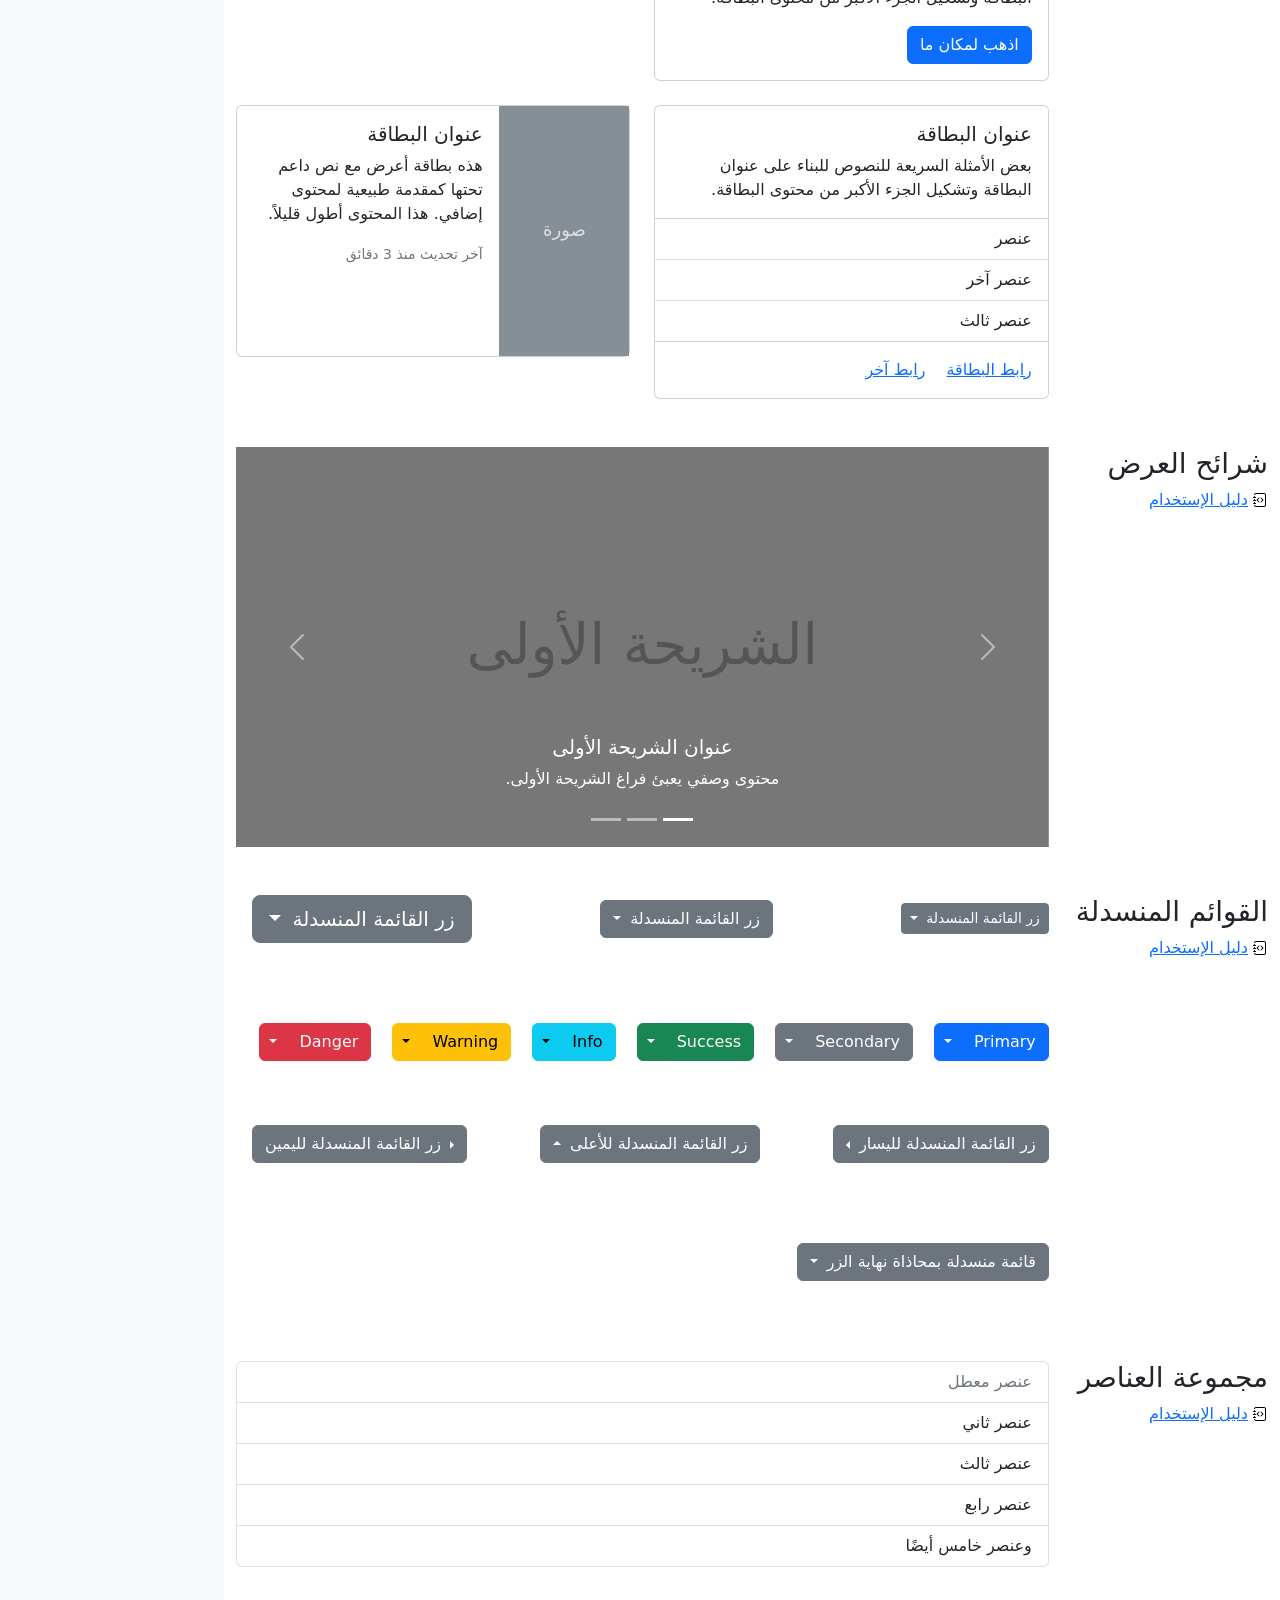
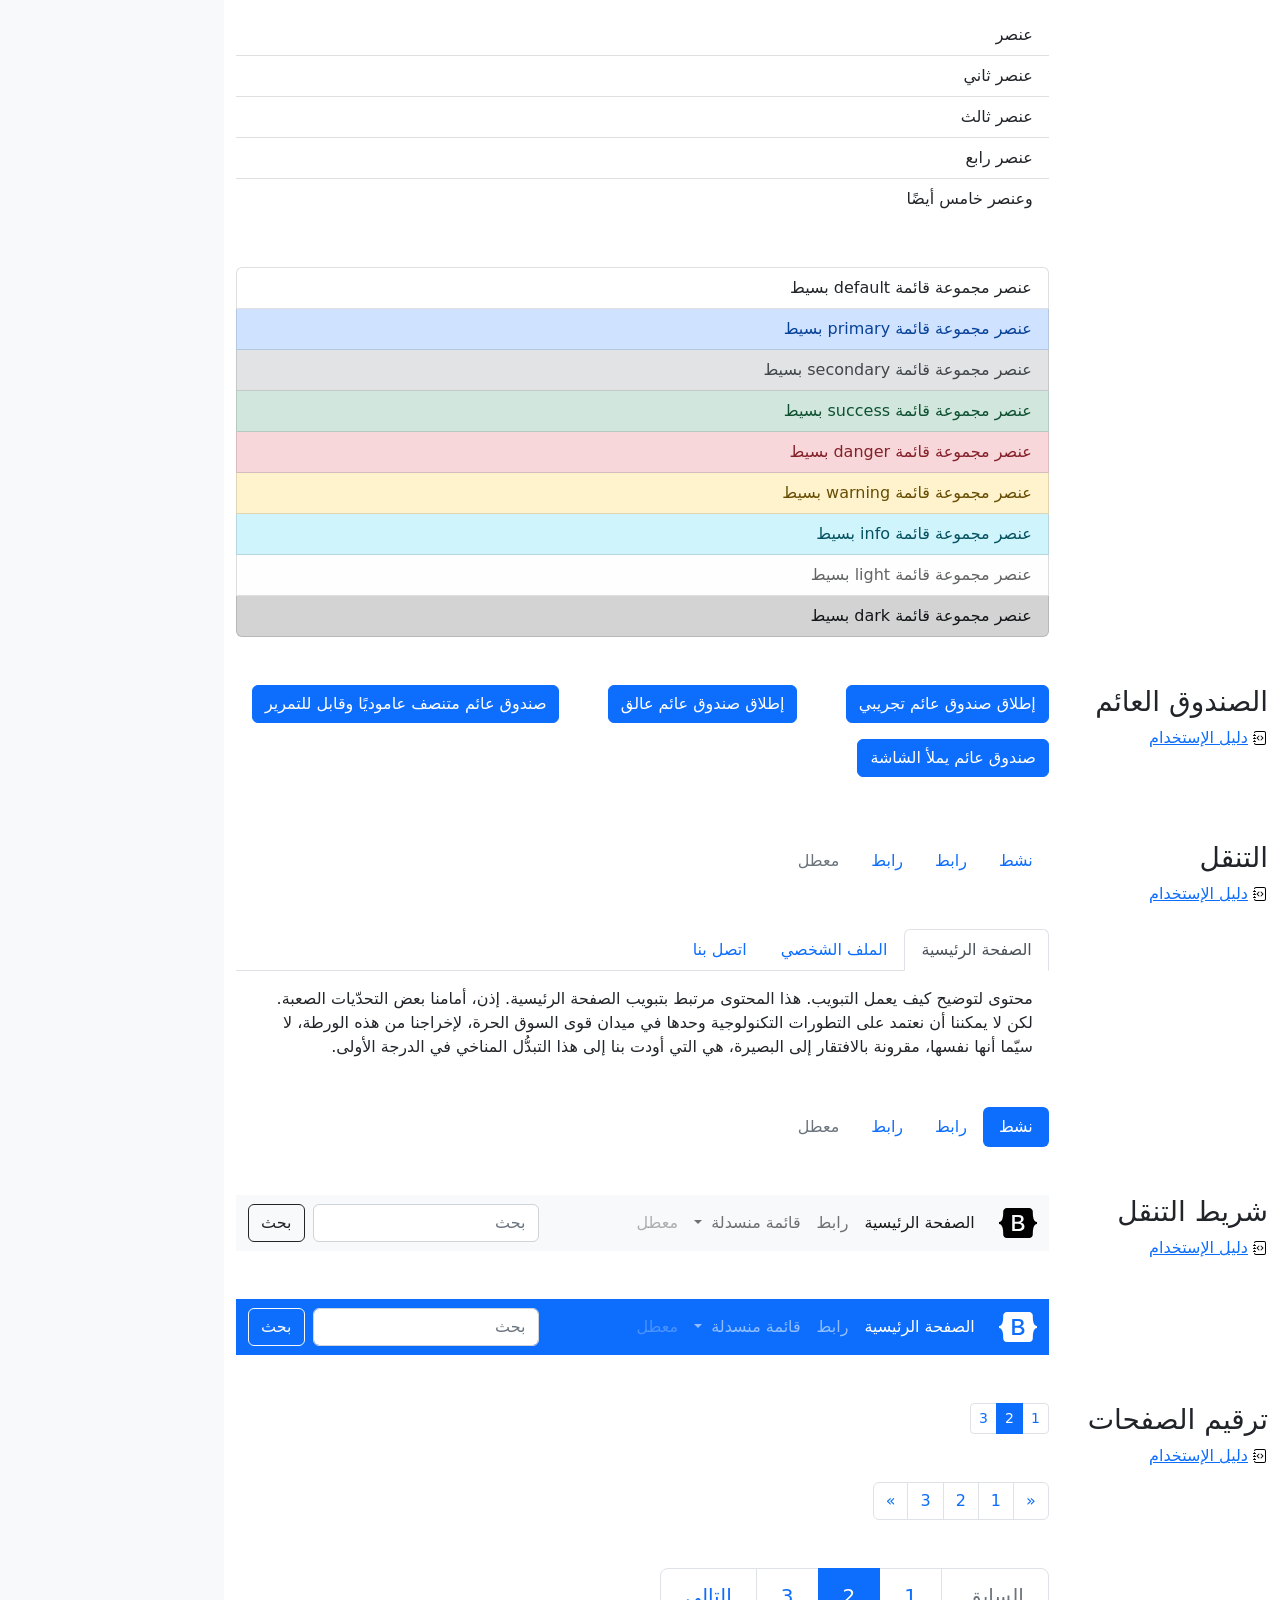
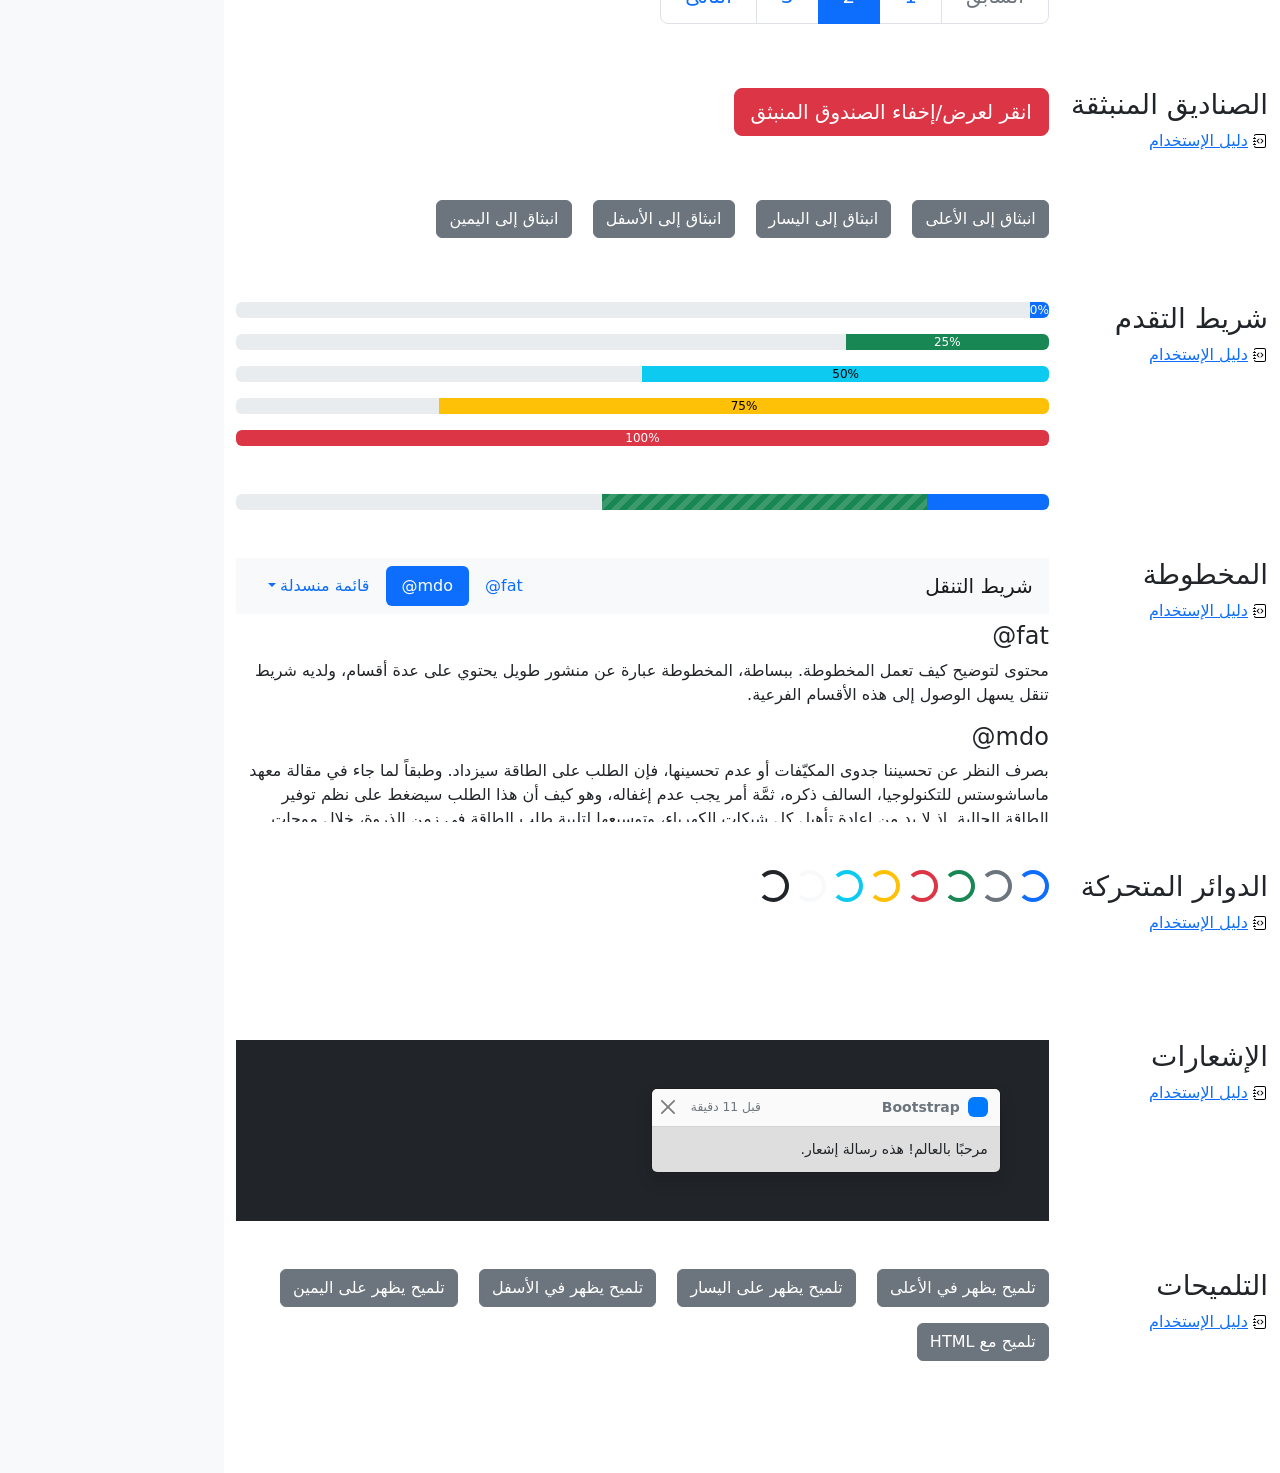
<file: Academy-Cinemas/bootstrap-5.2.3-examples/cheatsheet-rtl/index.html>
<!doctype html>
<html lang="ar" dir="rtl">
  <head>
    <meta charset="utf-8">
    <meta name="viewport" content="width=device-width, initial-scale=1">
    <meta name="description" content="">
    <meta name="author" content="Mark Otto, Jacob Thornton, and Bootstrap contributors">
    <meta name="generator" content="Hugo 0.104.2">
    <title>ورقة الغش · Bootstrap v5.2</title>

    <link rel="canonical" href="https://getbootstrap.com/docs/5.2/examples/cheatsheet-rtl/">

    

    

<link href="../assets/dist/css/bootstrap.rtl.min.css" rel="stylesheet">

    <style>
      .bd-placeholder-img {
        font-size: 1.125rem;
        text-anchor: middle;
        -webkit-user-select: none;
        -moz-user-select: none;
        user-select: none;
      }

      @media (min-width: 768px) {
        .bd-placeholder-img-lg {
          font-size: 3.5rem;
        }
      }

      .b-example-divider {
        height: 3rem;
        background-color: rgba(0, 0, 0, .1);
        border: solid rgba(0, 0, 0, .15);
        border-width: 1px 0;
        box-shadow: inset 0 .5em 1.5em rgba(0, 0, 0, .1), inset 0 .125em .5em rgba(0, 0, 0, .15);
      }

      .b-example-vr {
        flex-shrink: 0;
        width: 1.5rem;
        height: 100vh;
      }

      .bi {
        vertical-align: -.125em;
        fill: currentColor;
      }

      .nav-scroller {
        position: relative;
        z-index: 2;
        height: 2.75rem;
        overflow-y: hidden;
      }

      .nav-scroller .nav {
        display: flex;
        flex-wrap: nowrap;
        padding-bottom: 1rem;
        margin-top: -1px;
        overflow-x: auto;
        text-align: center;
        white-space: nowrap;
        -webkit-overflow-scrolling: touch;
      }
    </style>

    
    <!-- Custom styles for this template -->
    <link href="../cheatsheet/cheatsheet.rtl.css" rel="stylesheet">
  </head>
  <body class="bg-light">
    
<header class="bd-header bg-dark py-3 d-flex align-items-stretch border-bottom border-dark">
  <div class="container-fluid d-flex align-items-center">
    <h1 class="d-flex align-items-center fs-4 text-white mb-0">
      <img src="../assets/brand/bootstrap-logo-white.svg" width="38" height="30" class="me-3" alt="Bootstrap">
      ورقة الغش
    </h1>
    <a href="../examples/cheatsheet/" class="ms-auto link-light" hreflang="en">جدول بيانات LTR</a>
  </div>
</header>
<aside class="bd-aside sticky-xl-top text-muted align-self-start mb-3 mb-xl-5 px-2">
  <h2 class="h6 pt-4 pb-3 mb-4 border-bottom">على هذه الصفحة</h2>
  <nav class="small" id="toc">
    <ul class="list-unstyled">
      <li class="my-2">
        <button class="btn d-inline-flex align-items-center collapsed border-0" data-bs-toggle="collapse" aria-expanded="false" data-bs-target="#contents-collapse" aria-controls="contents-collapse">المحتوى</button>
        <ul class="list-unstyled ps-3 collapse" id="contents-collapse">
          <li><a class="d-inline-flex align-items-center rounded text-decoration-none" href="#typography">النصوص</a></li>
          <li><a class="d-inline-flex align-items-center rounded text-decoration-none" href="#images">الصور</a></li>
          <li><a class="d-inline-flex align-items-center rounded text-decoration-none" href="#tables">الجداول</a></li>
          <li><a class="d-inline-flex align-items-center rounded text-decoration-none" href="#figures">النماذج البيانية</a></li>
        </ul>
      </li>
      <li class="my-2">
        <button class="btn d-inline-flex align-items-center collapsed border-0" data-bs-toggle="collapse" aria-expanded="false" data-bs-target="#forms-collapse" aria-controls="forms-collapse">النماذج</button>
        <ul class="list-unstyled ps-3 collapse" id="forms-collapse">
          <li><a class="d-inline-flex align-items-center rounded text-decoration-none" href="#overview">نظرة عامة</a></li>
          <li><a class="d-inline-flex align-items-center rounded text-decoration-none" href="#disabled-forms">الحقول المعطلة</a></li>
          <li><a class="d-inline-flex align-items-center rounded text-decoration-none" href="#sizing">الأحجام</a></li>
          <li><a class="d-inline-flex align-items-center rounded text-decoration-none" href="#input-group">مجموعة الإدخال</a></li>
          <li><a class="d-inline-flex align-items-center rounded text-decoration-none" href="#floating-labels">الحقول ذوي العناوين العائمة</a></li>
          <li><a class="d-inline-flex align-items-center rounded text-decoration-none" href="#validation">التحقق</a></li>
        </ul>
      </li>
      <li class="my-2">
        <button class="btn d-inline-flex align-items-center collapsed border-0" data-bs-toggle="collapse" aria-expanded="false" data-bs-target="#components-collapse" aria-controls="components-collapse">مكونات</button>
        <ul class="list-unstyled ps-3 collapse" id="components-collapse">
          <li><a class="d-inline-flex align-items-center rounded text-decoration-none" href="#accordion">المطوية</a></li>
          <li><a class="d-inline-flex align-items-center rounded text-decoration-none" href="#alerts">الإنذارات</a></li>
          <li><a class="d-inline-flex align-items-center rounded text-decoration-none" href="#badge">الشارة</a></li>
          <li><a class="d-inline-flex align-items-center rounded text-decoration-none" href="#breadcrumb">مسار التنقل التفصيلي</a></li>
          <li><a class="d-inline-flex align-items-center rounded text-decoration-none" href="#buttons">الأزرار</a></li>
          <li><a class="d-inline-flex align-items-center rounded text-decoration-none" href="#button-group">مجموعة الأزرار</a></li>
          <li><a class="d-inline-flex align-items-center rounded text-decoration-none" href="#card">البطاقة</a></li>
          <li><a class="d-inline-flex align-items-center rounded text-decoration-none" href="#carousel">شرائح العرض</a></li>
          <li><a class="d-inline-flex align-items-center rounded text-decoration-none" href="#dropdowns">القوائم المنسدلة</a></li>
          <li><a class="d-inline-flex align-items-center rounded text-decoration-none" href="#list-group">مجموعة العناصر</a></li>
          <li><a class="d-inline-flex align-items-center rounded text-decoration-none" href="#modal">الصندوق العائم</a></li>
          <li><a class="d-inline-flex align-items-center rounded text-decoration-none" href="#navs">التنقل</a></li>
          <li><a class="d-inline-flex align-items-center rounded text-decoration-none" href="#navbar">شريط التنقل</a></li>
          <li><a class="d-inline-flex align-items-center rounded text-decoration-none" href="#pagination">ترقيم الصفحات</a></li>
          <li><a class="d-inline-flex align-items-center rounded text-decoration-none" href="#popovers">الصناديق المنبثقة</a></li>
          <li><a class="d-inline-flex align-items-center rounded text-decoration-none" href="#progress">شريط التقدم</a></li>
          <li><a class="d-inline-flex align-items-center rounded text-decoration-none" href="#scrollspy">المخطوطة</a></li>
          <li><a class="d-inline-flex align-items-center rounded text-decoration-none" href="#spinners">الدوائر المتحركة</a></li>
          <li><a class="d-inline-flex align-items-center rounded text-decoration-none" href="#toasts">الإشعارات</a></li>
          <li><a class="d-inline-flex align-items-center rounded text-decoration-none" href="#tooltips">التلميحات</a></li>
        </ul>
      </li>
    </ul>
  </nav>
</aside>
<div class="bd-cheatsheet container-fluid bg-body">
  <section id="content">
    <h2 class="sticky-xl-top fw-bold pt-3 pt-xl-5 pb-2 pb-xl-3">المحتوى</h2>

    <article class="my-3" id="typography">
      <div class="bd-heading sticky-xl-top align-self-start mt-5 mb-3 mt-xl-0 mb-xl-2">
        <h3>النصوص</h3>
        <a class="d-flex align-items-center" hreflang="en" href="../content/typography/">دليل الإستخدام</a>
      </div>

      <div>
        <div class="bd-example-snippet bd-code-snippet"><div class="bd-example">
        <p class="display-1">العرض 1</p>
        <p class="display-2">العرض 2</p>
        <p class="display-3">العرض 3</p>
        <p class="display-4">العرض 4</p>
        <p class="display-5">العرض 5</p>
        <p class="display-6">العرض 6</p>
        </div></div>


        <div class="bd-example-snippet bd-code-snippet"><div class="bd-example">
        <p class="h1">عنوان 1</p>
        <p class="h2">عنوان 2</p>
        <p class="h3">عنوان 3</p>
        <p class="h4">عنوان 4</p>
        <p class="h5">عنوان 5</p>
        <p class="h6">عنوان 6</p>
        </div></div>


        <div class="bd-example-snippet bd-code-snippet"><div class="bd-example">
        <p class="lead">
          هذه قطعة إملائية متميزة، فهي مصممة لتكون بارزة من بين القطع الإملائية الأخرى.
        </p>
        </div></div>


        <div class="bd-example-snippet bd-code-snippet"><div class="bd-example">
        <p>يمكنك استخدام تصنيف mark <mark>لتحديد</mark> نص.</p>
        <p><del>من المفترض أن يتم التعامل مع هذا السطر كنص محذوف.</del></p>
        <p><s>من المفترض أن يتم التعامل مع هذا السطر على أنه لم يعد دقيقًا.</s></p>
        <p><ins>من المفترض أن يتم التعامل مع هذا السطر كإضافة إلى المستند.</ins></p>
        <p><u>سيتم عرض النص في هذا السطر كما وتحته خط.</u></p>
        <p><small>من المفترض أن يتم التعامل مع هذا السطر على أنه يحوي تفاصيل صغيرة.</small></p>
        <p><strong>هذا السطر يحوي نص عريض.</strong></p>
        <p><em>هذا السطر يحوي نص مائل.</em></p>
        </div></div>


        <div class="bd-example-snippet bd-code-snippet"><div class="bd-example">
        <hr>
        </div></div>


        <div class="bd-example-snippet bd-code-snippet"><div class="bd-example">
        <blockquote class="blockquote">
          <p>إقتباس مبهر، موضوع في عنصر blockquote</p>
          <footer class="blockquote-footer">شخص مشهور في <cite title= "عنوان المصدر"> عنوان المصدر </cite></footer>
        </blockquote>
        </div></div>


        <div class="bd-example-snippet bd-code-snippet"><div class="bd-example">
        <ul class="list-unstyled">
          <li>هذه قائمة عناصر.</li>
          <li>بالرغم من أنها مصممة كي لا تظهر كذلك.</li>
          <li>إلا أنها مجهزة كـ قائمة خلف الكواليس</li>
          <li>هذا التصميم ينطبق فقد على القائمة الرئيسية</li>
          <li>القوائم الفرعية
            <ul>
              <li>لا تتأثر بهذا التصميم</li>
              <li>فهي تظهر عليها علامات الترقيم</li>
              <li>وتحتوي على مساحة فارغة بجوارها</li>
            </ul>
          </li>
          <li>قد يكون هذا التصميم مفيدًا في بعض الأحيان.</li>
        </ul>
        </div></div>


        <div class="bd-example-snippet bd-code-snippet"><div class="bd-example">
        <ul class="list-inline">
          <li class="list-inline-item">هذا عنصر في قائمة.</li>
          <li class="list-inline-item">وهذا أيضًا.</li>
          <li class="list-inline-item">لكنهم يظهرون متجاورين.</li>
        </ul>
        </div></div>

      </div>
    </article>
    <article class="my-3" id="images">
      <div class="bd-heading sticky-xl-top align-self-start mt-5 mb-3 mt-xl-0 mb-xl-2">
        <h3>الصور</h3>
        <a class="d-flex align-items-center" hreflang="en" href="../content/images/">دليل الإستخدام</a>
      </div>

      <div>
        <div class="bd-example-snippet bd-code-snippet"><div class="bd-example">
        <svg class="bd-placeholder-img bd-placeholder-img-lg img-fluid" width="100%" height="250" xmlns="http://www.w3.org/2000/svg" role="img" aria-label="Placeholder: صورة مستجيبة" preserveAspectRatio="xMidYMid slice" focusable="false"><title>Placeholder</title><rect width="100%" height="100%" fill="#868e96"/><text x="50%" y="50%" fill="#dee2e6" dy=".3em">صورة مستجيبة</text></svg>

        </div></div>


        <div class="bd-example-snippet bd-code-snippet"><div class="bd-example">
        <svg class="bd-placeholder-img img-thumbnail" width="200" height="200" xmlns="http://www.w3.org/2000/svg" role="img" aria-label="صورة عنصر نائب مربع عام مع حدود بيضاء حولها ، مما يجعلها تشبه صورة تم التقاطها بكاميرا فورية قديمة: 200x200" preserveAspectRatio="xMidYMid slice" focusable="false"><title>صورة عنصر نائب مربع عام مع حدود بيضاء حولها ، مما يجعلها تشبه صورة تم التقاطها بكاميرا فورية قديمة</title><rect width="100%" height="100%" fill="#868e96"/><text x="50%" y="50%" fill="#dee2e6" dy=".3em">200x200</text></svg>

        </div></div>

      </div>
    </article>
    <article class="my-3" id="tables">
      <div class="bd-heading sticky-xl-top align-self-start mt-5 mb-3 mt-xl-0 mb-xl-2">
        <h3>الجداول</h3>
        <a class="d-flex align-items-center" hreflang="en" href="../content/tables/">دليل الإستخدام</a>
      </div>

      <div>
        <div class="bd-example-snippet bd-code-snippet"><div class="bd-example">
        <table class="table table-striped">
          <thead>
          <tr>
            <th scope="col">#</th>
            <th scope="col">الاسم الاول</th>
            <th scope="col">الكنية</th>
            <th scope="col">الاسم المستعار</th>
          </tr>
          </thead>
          <tbody>
          <tr>
            <th scope="row">1</th>
            <td>Mark</td>
            <td>Otto</td>
            <td><bdo lang="en" dir="ltr">@mdo</bdo></td>
          </tr>
          <tr>
            <th scope="row">2</th>
            <td>Jacob</td>
            <td>Thornton</td>
            <td><bdo lang="en" dir="ltr">@fat</bdo></td>
          </tr>
          <tr>
            <th scope="row">3</th>
            <td colspan="2">Larry the Bird</td>
            <td><bdo lang="en" dir="ltr">@twitter</bdo></td>
          </tr>
          </tbody>
        </table>
        </div></div>


        <div class="bd-example-snippet bd-code-snippet"><div class="bd-example">
        <table class="table table-dark table-borderless">
          <thead>
          <tr>
            <th scope="col">#</th>
            <th scope="col">الاسم الاول</th>
            <th scope="col">الكنية</th>
            <th scope="col">الاسم المستعار</th>
          </tr>
          </thead>
          <tbody>
          <tr>
            <th scope="row">1</th>
            <td>Mark</td>
            <td>Otto</td>
            <td><bdo lang="en" dir="ltr">@mdo</bdo></td>
          </tr>
          <tr>
            <th scope="row">2</th>
            <td>Jacob</td>
            <td>Thornton</td>
            <td><bdo lang="en" dir="ltr">@fat</bdo></td>
          </tr>
          <tr>
            <th scope="row">3</th>
            <td colspan="2">Larry the Bird</td>
            <td><bdo lang="en" dir="ltr">@twitter</bdo></td>
          </tr>
          </tbody>
        </table>
        </div></div>


        <div class="bd-example-snippet bd-code-snippet"><div class="bd-example">
        <table class="table table-hover">
          <thead>
          <tr>
            <th scope="col">Class</th>
            <th scope="col">عنوان</th>
            <th scope="col">عنوان</th>
          </tr>
          </thead>
          <tbody>
          <tr>
            <th scope="row">Default</th>
            <td>خلية</td>
            <td>خلية</td>
          </tr>
          
          <tr class="table-primary">
            <th scope="row">Primary</th>
            <td>خلية</td>
            <td>خلية</td>
          </tr>
          <tr class="table-secondary">
            <th scope="row">Secondary</th>
            <td>خلية</td>
            <td>خلية</td>
          </tr>
          <tr class="table-success">
            <th scope="row">Success</th>
            <td>خلية</td>
            <td>خلية</td>
          </tr>
          <tr class="table-danger">
            <th scope="row">Danger</th>
            <td>خلية</td>
            <td>خلية</td>
          </tr>
          <tr class="table-warning">
            <th scope="row">Warning</th>
            <td>خلية</td>
            <td>خلية</td>
          </tr>
          <tr class="table-info">
            <th scope="row">Info</th>
            <td>خلية</td>
            <td>خلية</td>
          </tr>
          <tr class="table-light">
            <th scope="row">Light</th>
            <td>خلية</td>
            <td>خلية</td>
          </tr>
          <tr class="table-dark">
            <th scope="row">Dark</th>
            <td>خلية</td>
            <td>خلية</td>
          </tr>
          </tbody>
        </table>
        </div></div>


        <div class="bd-example-snippet bd-code-snippet"><div class="bd-example">
        <table class="table table-sm table-bordered">
          <thead>
          <tr>
            <th scope="col">#</th>
            <th scope="col">الاسم الاول</th>
            <th scope="col">الكنية</th>
            <th scope="col">الاسم المستعار</th>
          </tr>
          </thead>
          <tbody>
          <tr>
            <th scope="row">1</th>
            <td>Mark</td>
            <td>Otto</td>
            <td><bdo lang="en" dir="ltr">@mdo</bdo></td>
          </tr>
          <tr>
            <th scope="row">2</th>
            <td>Jacob</td>
            <td>Thornton</td>
            <td><bdo lang="en" dir="ltr">@fat</bdo></td>
          </tr>
          <tr>
            <th scope="row">3</th>
            <td colspan="2">Larry the Bird</td>
            <td><bdo lang="en" dir="ltr">@twitter</bdo></td>
          </tr>
          </tbody>
        </table>
        </div></div>

      </div>
    </article>
    <article class="my-3" id="figures">
      <div class="bd-heading sticky-xl-top align-self-start mt-5 mb-3 mt-xl-0 mb-xl-2">
        <h3>النماذج البيانية</h3>
        <a class="d-flex align-items-center" hreflang="en" href="../content/figures/">دليل الإستخدام</a>
      </div>

      <div>
        <div class="bd-example-snippet bd-code-snippet"><div class="bd-example">
        <figure class="figure">
          <svg class="bd-placeholder-img figure-img img-fluid rounded" width="400" height="300" xmlns="http://www.w3.org/2000/svg" role="img" aria-label="Placeholder: 400x300" preserveAspectRatio="xMidYMid slice" focusable="false"><title>Placeholder</title><rect width="100%" height="100%" fill="#868e96"/><text x="50%" y="50%" fill="#dee2e6" dy=".3em">400x300</text></svg>

          <figcaption class="figure-caption">شرح للصورة أعلاه.</figcaption>
        </figure>
        </div></div>

      </div>
    </article>
  </section>

  <section id="forms">
    <h2 class="sticky-xl-top fw-bold pt-3 pt-xl-5 pb-2 pb-xl-3">النماذج</h2>

    <article class="my-3" id="overview">
      <div class="bd-heading sticky-xl-top align-self-start mt-5 mb-3 mt-xl-0 mb-xl-2">
        <h3>نظرة عامة</h3>
        <a class="d-flex align-items-center" hreflang="en" href="../forms/overview/">دليل الإستخدام</a>
      </div>

      <div>
        <div class="bd-example-snippet bd-code-snippet"><div class="bd-example">
        <form>
          <div class="mb-3">
            <label for="exampleInputEmail1" class="form-label">البريد الإلكتروني</label>
            <input type="email" class="form-control" id="exampleInputEmail1" aria-describedby="emailHelp">
            <div id="emailHelp" class="form-text">لن نقوم بمشاركة بريدك الإلكتروني مع أي شخص آخر.</div>
          </div>
          <div class="mb-3">
            <label for="exampleInputPassword1" class="form-label">كلمة السر</label>
            <input type="password" class="form-control" id="exampleInputPassword1">
          </div>
          <div class="mb-3">
            <label for="exampleSelect" class="form-label">قائمة اختيار</label>
            <select class="form-select" id="exampleSelect">
              <option selected>افتح قائمة الاختيار هذه</option>
              <option value="1">واحد</option>
              <option value="2">اثنان</option>
              <option value="3">ثلاثة</option>
            </select>
          </div>
          <div class="mb-3 form-check">
            <input type="checkbox" class="form-check-input" id="exampleCheck1">
            <label class="form-check-label" for="exampleCheck1">اخترني</label>
          </div>
          <fieldset class="mb-3">
            <legend>أزرار الاختيار الأحادي</legend>
            <div class="form-check">
              <input type="radio" name="radios" class="form-check-input" id="exampleRadio1" checked>
              <label class="form-check-label" for="exampleRadio1">الخيار الافتراضي</label>
            </div>
            <div class="mb-3 form-check">
              <input type="radio" name="radios" class="form-check-input" id="exampleRadio2">
              <label class="form-check-label" for="exampleRadio2">خيار آخر</label>
            </div>
          </fieldset>
          <div class="mb-3">
            <label class="form-label" for="customFile">رفع</label>
            <input type="file" class="form-control" id="customFile">
          </div>
          <div class="mb-3 form-check form-switch">
            <input class="form-check-input" type="checkbox" role="switch" id="flexSwitchCheckChecked" checked>
            <label class="form-check-label" for="flexSwitchCheckChecked">زر على شكل مفتاح اختيار.</label>
          </div>
          <div class="mb-3">
            <label for="customRange3" class="form-label">مثال على حقل اختيار نطاقي</label>
            <input type="range" class="form-range" min="0" max="5" step="0.5" id="customRange3">
          </div>
          <button type="submit" class="btn btn-primary">إرسال</button>
        </form>
        </div></div>

      </div>
    </article>
    <article class="my-3" id="disabled-forms">
      <div class="bd-heading sticky-xl-top align-self-start mt-5 mb-3 mt-xl-0 mb-xl-2">
        <h3>الحقول المعطلة</h3>
        <a class="d-flex align-items-center" hreflang="en" href="../forms/overview/#disabled-forms">دليل الإستخدام</a>
      </div>

      <div>
        <div class="bd-example-snippet bd-code-snippet"><div class="bd-example">
        <form>
          <fieldset disabled aria-label="مثال على مجموعة الحقول المعطلة">
            <div class="mb-3">
              <label for="disabledTextInput" class="form-label">حقل إدخال معطل</label>
              <input type="text" id="disabledTextInput" class="form-control" placeholder="حقل إدخال معطل">
            </div>
            <div class="mb-3">
              <label for="disabledSelect" class="form-label">قائمة اختيار معطلة</label>
              <select id="disabledSelect" class="form-select">
                <option>خيار معطل</option>
              </select>
            </div>
            <div class="mb-3">
              <div class="form-check">
                <input class="form-check-input" type="checkbox" id="disabledFieldsetCheck" disabled>
                <label class="form-check-label" for="disabledFieldsetCheck">
                  زر اختيار معطل
                </label>
              </div>
            </div>
            <fieldset class="mb-3">
              <legend>أزرار اختيار أحادي معطلين</legend>
              <div class="form-check">
                <input type="radio" name="radios" class="form-check-input" id="disabledRadio1" disabled>
                <label class="form-check-label" for="disabledRadio1">خيار معطل</label>
              </div>
              <div class="mb-3 form-check">
                <input type="radio" name="radios" class="form-check-input" id="disabledRadio2" disabled>
                <label class="form-check-label" for="disabledRadio2">خيار آخر معطل</label>
              </div>
            </fieldset>
            <div class="mb-3">
              <label class="form-label" for="disabledCustomFile">رفع معطل</label>
              <input type="file" class="form-control" id="disabledCustomFile" disabled>
            </div>
            <div class="mb-3 form-check form-switch">
              <input class="form-check-input" type="checkbox" role="switch" id="disabledSwitchCheckChecked" checked disabled>
              <label class="form-check-label" for="disabledSwitchCheckChecked">زر معطل على شكل مفتاح اختيار.</label>
            </div>
            <div class="mb-3">
              <label for="disabledRange" class="form-label">حقل اختيار نطاقي معطل</label>
              <input type="range" class="form-range" min="0" max="5" step="0.5" id="disabledRange">
            </div>
            <button type="submit" class="btn btn-primary">إرسال</button>
          </fieldset>
        </form>
        </div></div>

      </div>
    </article>
    <article class="my-3" id="sizing">
      <div class="bd-heading sticky-xl-top align-self-start mt-5 mb-3 mt-xl-0 mb-xl-2">
        <h3>الأحجام</h3>
        <a class="d-flex align-items-center" hreflang="en" href="../forms/form-control/#sizing">دليل الإستخدام</a>
      </div>

      <div>
        <div class="bd-example-snippet bd-code-snippet"><div class="bd-example">
        <div class="mb-3">
          <input class="form-control form-control-lg" type="text" placeholder="حقل إدخال كبير" aria-label=".form-control-lg مثال">
        </div>
        <div class="mb-3">
          <select class="form-select form-select-lg" aria-label=".form-select-lg مثال">
            <option selected>افتح قائمة الاختيار هذه</option>
            <option value="1">واحد</option>
            <option value="2">اثنان</option>
            <option value="3">ثلاثة</option>
          </select>
        </div>
        <div class="mb-3">
          <input type="file" class="form-control form-control-lg" aria-label="مثال على إدخال ملف كبير">
        </div>
        </div></div>


        <div class="bd-example-snippet bd-code-snippet"><div class="bd-example">
        <div class="mb-3">
          <input class="form-control form-control-sm" type="text" placeholder="حقل إدخال صغير" aria-label=".form-control-sm مثال">
        </div>
        <div class="mb-3">
          <select class="form-select form-select-sm" aria-label=".form-select-sm مثال">
            <option selected>افتح قائمة الاختيار هذه</option>
            <option value="1">واحد</option>
            <option value="2">اثنان</option>
            <option value="3">ثلاثة</option>
          </select>
        </div>
        <div class="mb-3">
          <input type="file" class="form-control form-control-sm" aria-label="مثال على إدخال ملف صغير">
        </div>
        </div></div>

      </div>
    </article>
    <article class="my-3" id="input-group">
      <div class="bd-heading sticky-xl-top align-self-start mt-5 mb-3 mt-xl-0 mb-xl-2">
        <h3>مجموعة الإدخال</h3>
        <a class="d-flex align-items-center" hreflang="en" href="../forms/input-group/">دليل الإستخدام</a>
      </div>

      <div>
        <div class="bd-example-snippet bd-code-snippet"><div class="bd-example">
        <div class="input-group mb-3">
          <span class="input-group-text" id="basic-addon1">أنا اسمي</span>
          <input type="text" class="form-control" placeholder="فلان الفلاني" aria-label="الاسم" aria-describedby="basic-addon1">
        </div>
        <div class="input-group mb-3">
          <input type="text" class="form-control" placeholder="أنا أحب الكعك والقهوة" aria-label="الطعام المفضل" aria-describedby="basic-addon2">
          <span class="input-group-text" id="basic-addon2">وغيرها</span>
        </div>
        <label for="basic-url" class="form-label">عنوان حسابك الشخصي</label>
        <div class="input-group mb-3">
          <input type="text" class="form-control" id="basic-url" aria-describedby="basic-addon3">
          <span class="input-group-text" id="basic-addon3"><bdo lang="en" dir="ltr">https://example.com/users/</bdo></span>
        </div>
        <div class="input-group mb-3">
          <span class="input-group-text"><bdo lang="en" dir="ltr">.00</bdo></span>
          <input type="text" class="form-control" aria-label="المبلغ (لأقرب دولار)">
          <span class="input-group-text">$</span>
        </div>
        <div class="input-group">
          <span class="input-group-text">مع textarea</span>
          <textarea class="form-control" aria-label="مع textarea"></textarea>
        </div>
        </div></div>

      </div>
    </article>
    <article class="my-3" id="floating-labels">
      <div class="bd-heading sticky-xl-top align-self-start mt-5 mb-3 mt-xl-0 mb-xl-2">
        <h3>الحقول ذوي العناوين العائمة</h3>
        <a class="d-flex align-items-center" href="../forms/floating-labels/">دليل الإستخدام</a>
      </div>

      <div>
        <div class="bd-example-snippet bd-code-snippet"><div class="bd-example">
        <form>
          <div class="form-floating mb-3">
            <input type="email" class="form-control" id="floatingInput" placeholder="name@example.com">
            <label for="floatingInput">البريد الالكتروني</label>
          </div>
          <div class="form-floating">
            <input type="password" class="form-control" id="floatingPassword" placeholder="كلمة السر">
            <label for="floatingPassword">كلمة السر</label>
          </div>
        </form>
        </div></div>

      </div>
    </article>
    <article class="my-3" id="validation">
      <div class="bd-heading sticky-xl-top align-self-start mt-5 mb-3 mt-xl-0 mb-xl-2">
        <h3>التحقق</h3>
        <a class="d-flex align-items-center" hreflang="en" href="../forms/validation/">دليل الإستخدام</a>
      </div>

      <div>
        <div class="bd-example-snippet bd-code-snippet"><div class="bd-example">
        <form class="row g-3">
          <div class="col-md-4">
            <label for="validationServer01" class="form-label">الاسم الاول</label>
            <input type="text" class="form-control is-valid" id="validationServer01" value="Mark" required>
            <div class="valid-feedback">
              يبدو صحيحًا!
            </div>
          </div>
          <div class="col-md-4">
            <label for="validationServer02" class="form-label">الكنية</label>
            <input type="text" class="form-control is-valid" id="validationServer02" value="Otto" required>
            <div class="valid-feedback">
              يبدو صحيحًا!
            </div>
          </div>
          <div class="col-md-4">
            <label for="validationServerUsername" class="form-label">اسم المستخدم</label>
            <div class="input-group has-validation">
              <input type="text" class="form-control is-invalid" id="validationServerUsername" aria-describedby="inputGroupPrepend3" required>
              <span class="input-group-text" id="inputGroupPrepend3">@</span>
              <div class="invalid-feedback">
                يرجى اختيار اسم مستخدم.
              </div>
            </div>
          </div>
          <div class="col-md-6">
            <label for="validationServer03" class="form-label">مدينة</label>
            <input type="text" class="form-control is-invalid" id="validationServer03" required>
            <div class="invalid-feedback">
              يرجى إدخال مدينة صحيحة.
            </div>
          </div>
          <div class="col-md-3">
            <label for="validationServer04" class="form-label">حالة</label>
            <select class="form-select is-invalid" id="validationServer04" required>
              <option selected disabled value="">اختر...</option>
              <option>...</option>
            </select>
            <div class="invalid-feedback">
              يرجى اختيار ولاية صحيحة.
            </div>
          </div>
          <div class="col-md-3">
            <label for="validationServer05" class="form-label">الرمز البريدي</label>
            <input type="text" class="form-control is-invalid" id="validationServer05" required>
            <div class="invalid-feedback">
              يرجى إدخال رمز بريدي صحيح.
            </div>
          </div>
          <div class="col-12">
            <div class="form-check">
              <input class="form-check-input is-invalid" type="checkbox" value="" id="invalidCheck3" required>
              <label class="form-check-label" for="invalidCheck3">
                أوافق على الشروط والأحكام
              </label>
              <div class="invalid-feedback">
                تجب الموافقة قبل إرسال النموذج.
              </div>
            </div>
          </div>
          <div class="col-12">
            <button class="btn btn-primary" type="submit">إرسال النموذج</button>
          </div>
        </form>
        </div></div>

      </div>
    </article>
  </section>

  <section id="components">
    <h2 class="sticky-xl-top fw-bold pt-3 pt-xl-5 pb-2 pb-xl-3">العناصر</h2>

    <article class="my-3" id="accordion">
      <div class="bd-heading sticky-xl-top align-self-start mt-5 mb-3 mt-xl-0 mb-xl-2">
        <h3>المطوية</h3>
        <a class="d-flex align-items-center" hreflang="en" href="../components/accordion/">دليل الإستخدام</a>
      </div>

      <div>
        <div class="bd-example-snippet bd-code-snippet"><div class="bd-example">
        <div class="accordion" id="accordionExample">
          <div class="accordion-item">
            <h4 class="accordion-header" id="headingOne">
              <button class="accordion-button" type="button" data-bs-toggle="collapse" data-bs-target="#collapseOne" aria-expanded="true" aria-controls="collapseOne">
                عنصر المطوية الأول
              </button>
            </h4>
            <div id="collapseOne" class="accordion-collapse collapse show" aria-labelledby="headingOne" data-bs-parent="#accordionExample">
              <div class="accordion-body">
                <strong>هذا هو محتوى عنصر المطوية الأول.</strong> سيكون المحتوى مخفيًا بشكل إفتراضي حتى يقوم Bootstrap بإضافة الكلاسات اللازمة لكل عنصر في المطوية. هذه الكلاسات تتحكم بالمظهر العام ووتتحكم أيضا بإظهار وإخفاء أقسام المطوية عبر حركات CSS الإنتقالية. يمكنك تعديل أي من هذه عبر كلاسات CSS خاصة بك، او عبر تغيير القيم الإفتراضية المقدمة من Bootstrap. من الجدير بالذكر أنه يمكن وضع أي كود HTML هنا، ولكن الحركة الإنتقالية قد تحد من الoverflow.
              </div>
            </div>
          </div>
          <div class="accordion-item">
            <h4 class="accordion-header" id="headingTwo">
              <button class="accordion-button collapsed" type="button" data-bs-toggle="collapse" data-bs-target="#collapseTwo" aria-expanded="false" aria-controls="collapseTwo">
                عنصر المطوية الثاني
              </button>
            </h4>
            <div id="collapseTwo" class="accordion-collapse collapse" aria-labelledby="headingTwo" data-bs-parent="#accordionExample">
              <div class="accordion-body">
                <strong>هذا هو محتوى عنصر المطوية الثاني.</strong> سيكون المحتوى مخفيًا بشكل إفتراضي حتى يقوم Bootstrap بإضافة الكلاسات اللازمة لكل عنصر في المطوية. هذه الكلاسات تتحكم بالمظهر العام ووتتحكم أيضا بإظهار وإخفاء أقسام المطوية عبر حركات CSS الإنتقالية. يمكنك تعديل أي من هذه عبر كلاسات CSS خاصة بك، او عبر تغيير القيم الإفتراضية المقدمة من Bootstrap. من الجدير بالذكر أنه يمكن وضع أي كود HTML هنا، ولكن الحركة الإنتقالية قد تحد من الoverflow.
              </div>
            </div>
          </div>
          <div class="accordion-item">
            <h4 class="accordion-header" id="headingThree">
              <button class="accordion-button collapsed" type="button" data-bs-toggle="collapse" data-bs-target="#collapseThree" aria-expanded="false" aria-controls="collapseThree">
                عنصر المطوية الثالث
              </button>
            </h4>
            <div id="collapseThree" class="accordion-collapse collapse" aria-labelledby="headingThree" data-bs-parent="#accordionExample">
              <div class="accordion-body">
                <strong>هذا هو محتوى عنصر المطوية الثالث.</strong> سيكون المحتوى مخفيًا بشكل إفتراضي حتى يقوم Bootstrap بإضافة الكلاسات اللازمة لكل عنصر في المطوية. هذه الكلاسات تتحكم بالمظهر العام ووتتحكم أيضا بإظهار وإخفاء أقسام المطوية عبر حركات CSS الإنتقالية. يمكنك تعديل أي من هذه عبر كلاسات CSS خاصة بك، او عبر تغيير القيم الإفتراضية المقدمة من Bootstrap. من الجدير بالذكر أنه يمكن وضع أي كود HTML هنا، ولكن الحركة الإنتقالية قد تحد من الoverflow.
              </div>
            </div>
          </div>
        </div>
        </div></div>

      </div>
    </article>
    <article class="my-3" id="alerts">
      <div class="bd-heading sticky-xl-top align-self-start mt-5 mb-3 mt-xl-0 mb-xl-2">
        <h3>الإنذارات</h3>
        <a class="d-flex align-items-center" hreflang="en" href="../components/alerts/">دليل الإستخدام</a>
      </div>

      <div>
        <div class="bd-example-snippet bd-code-snippet"><div class="bd-example">
        
        <div class="alert alert-primary alert-dismissible fade show" role="alert">
          تنبيه primary بسيط مع <a href="#" class="alert-link">رابط مثال</a>. أعطها نقرة إذا أردت.
          <button type="button" class="btn-close" data-bs-dismiss="alert" aria-label="قريب"></button>
        </div>
        <div class="alert alert-secondary alert-dismissible fade show" role="alert">
          تنبيه secondary بسيط مع <a href="#" class="alert-link">رابط مثال</a>. أعطها نقرة إذا أردت.
          <button type="button" class="btn-close" data-bs-dismiss="alert" aria-label="قريب"></button>
        </div>
        <div class="alert alert-success alert-dismissible fade show" role="alert">
          تنبيه success بسيط مع <a href="#" class="alert-link">رابط مثال</a>. أعطها نقرة إذا أردت.
          <button type="button" class="btn-close" data-bs-dismiss="alert" aria-label="قريب"></button>
        </div>
        <div class="alert alert-danger alert-dismissible fade show" role="alert">
          تنبيه danger بسيط مع <a href="#" class="alert-link">رابط مثال</a>. أعطها نقرة إذا أردت.
          <button type="button" class="btn-close" data-bs-dismiss="alert" aria-label="قريب"></button>
        </div>
        <div class="alert alert-warning alert-dismissible fade show" role="alert">
          تنبيه warning بسيط مع <a href="#" class="alert-link">رابط مثال</a>. أعطها نقرة إذا أردت.
          <button type="button" class="btn-close" data-bs-dismiss="alert" aria-label="قريب"></button>
        </div>
        <div class="alert alert-info alert-dismissible fade show" role="alert">
          تنبيه info بسيط مع <a href="#" class="alert-link">رابط مثال</a>. أعطها نقرة إذا أردت.
          <button type="button" class="btn-close" data-bs-dismiss="alert" aria-label="قريب"></button>
        </div>
        <div class="alert alert-light alert-dismissible fade show" role="alert">
          تنبيه light بسيط مع <a href="#" class="alert-link">رابط مثال</a>. أعطها نقرة إذا أردت.
          <button type="button" class="btn-close" data-bs-dismiss="alert" aria-label="قريب"></button>
        </div>
        <div class="alert alert-dark alert-dismissible fade show" role="alert">
          تنبيه dark بسيط مع <a href="#" class="alert-link">رابط مثال</a>. أعطها نقرة إذا أردت.
          <button type="button" class="btn-close" data-bs-dismiss="alert" aria-label="قريب"></button>
        </div>
        </div></div>


        <div class="bd-example-snippet bd-code-snippet"><div class="bd-example">
        <div class="alert alert-success" role="alert">
          <h4 class="alert-heading">أحسنت!</h4>
          <p>لقد نجحت في قراءة رسالة التنبيه المهمة هذه. سيتم تشغيل نص المثال هذا لفترة أطول قليلاً حتى تتمكن من رؤية كيفية عمل التباعد داخل التنبيه مع هذا النوع من المحتوى.</p>
          <hr>
          <p class="mb-0">كلما احتجت إلى ذلك ، تأكد من استخدام أدوات الهامش للحفاظ على الأشياء لطيفة ومرتبة.</p>
        </div>
        </div></div>

      </div>
    </article>
    <article class="my-3" id="badge">
      <div class="bd-heading sticky-xl-top align-self-start mt-5 mb-3 mt-xl-0 mb-xl-2">
        <h3>الشارة</h3>
        <a class="d-flex align-items-center" hreflang="en" href="../components/badge/">دليل الإستخدام</a>
      </div>

      <div>
        <div class="bd-example-snippet bd-code-snippet"><div class="bd-example">
        <p class="h1">مثال على عنوان <span class="badge bg-primary">جديد</span></p>
        <p class="h2">مثال على عنوان <span class="badge bg-secondary">جديد</span></p>
        <p class="h3">مثال على عنوان <span class="badge bg-success">جديد</span></p>
        <p class="h4">مثال على عنوان <span class="badge bg-danger">جديد</span></p>
        <p class="h5">مثال على عنوان <span class="badge text-bg-warning">جديد</span></p>
        <p class="h6">مثال على عنوان <span class="badge text-bg-info">جديد</span></p>
        <p class="h6">مثال على عنوان <span class="badge text-bg-light">جديد</span></p>
        <p class="h6">مثال على عنوان <span class="badge bg-dark">جديد</span></p>
        </div></div>


        <div class="bd-example-snippet bd-code-snippet"><div class="bd-example">
        
        <span class="badge rounded-pill bg-primary">Primary</span>
        <span class="badge rounded-pill bg-secondary">Secondary</span>
        <span class="badge rounded-pill bg-success">Success</span>
        <span class="badge rounded-pill bg-danger">Danger</span>
        <span class="badge rounded-pill text-bg-warning">Warning</span>
        <span class="badge rounded-pill text-bg-info">Info</span>
        <span class="badge rounded-pill text-bg-light">Light</span>
        <span class="badge rounded-pill bg-dark">Dark</span>
        </div></div>

      </div>
    </article>
    <article class="my-3" id="breadcrumb">
      <div class="bd-heading sticky-xl-top align-self-start mt-5 mb-3 mt-xl-0 mb-xl-2">
        <h3>مسار التنقل التفصيلي (فتات الخبز)</h3>
        <a class="d-flex align-items-center" hreflang="en" href="../components/breadcrumb/">دليل الإستخدام</a>
      </div>

      <div>
        <div class="bd-example-snippet bd-code-snippet"><div class="bd-example">
        <nav aria-label="فتات الخبز">
          <ol class="breadcrumb">
            <li class="breadcrumb-item"><a href="#">الصفحة الرئيسية</a></li>
            <li class="breadcrumb-item"><a href="#">المكتبة</a></li>
            <li class="breadcrumb-item active" aria-current="page">البيانات</li>
          </ol>
        </nav>
        </div></div>

      </div>
    </article>
    <article class="my-3" id="buttons">
      <div class="bd-heading sticky-xl-top align-self-start mt-5 mb-3 mt-xl-0 mb-xl-2">
        <h3>الأزرار</h3>
        <a class="d-flex align-items-center" hreflang="en" href="../components/buttons/">دليل الإستخدام</a>
      </div>

      <div>
        <div class="bd-example-snippet bd-code-snippet"><div class="bd-example">
        
        <button type="button" class="btn btn-primary">Primary</button>
        <button type="button" class="btn btn-secondary">Secondary</button>
        <button type="button" class="btn btn-success">Success</button>
        <button type="button" class="btn btn-danger">Danger</button>
        <button type="button" class="btn btn-warning">Warning</button>
        <button type="button" class="btn btn-info">Info</button>
        <button type="button" class="btn btn-light">Light</button>
        <button type="button" class="btn btn-dark">Dark</button>

        <button type="button" class="btn btn-link">رابط</button>
        </div></div>


        <div class="bd-example-snippet bd-code-snippet"><div class="bd-example">
        
        <button type="button" class="btn btn-outline-primary">Primary</button>
        <button type="button" class="btn btn-outline-secondary">Secondary</button>
        <button type="button" class="btn btn-outline-success">Success</button>
        <button type="button" class="btn btn-outline-danger">Danger</button>
        <button type="button" class="btn btn-outline-warning">Warning</button>
        <button type="button" class="btn btn-outline-info">Info</button>
        <button type="button" class="btn btn-outline-light">Light</button>
        <button type="button" class="btn btn-outline-dark">Dark</button>
        </div></div>


        <div class="bd-example-snippet bd-code-snippet"><div class="bd-example">
        <button type="button" class="btn btn-primary btn-sm">زر صغير</button>
        <button type="button" class="btn btn-primary">زر قياسي</button>
        <button type="button" class="btn btn-primary btn-lg">زر كبير</button>
        </div></div>

      </div>
    </article>
    <article class="my-3" id="button-group">
      <div class="bd-heading sticky-xl-top align-self-start mt-5 mb-3 mt-xl-0 mb-xl-2">
        <h3>مجموعة الأزرار</h3>
        <a class="d-flex align-items-center" hreflang="en" href="../components/button-group/">دليل الإستخدام</a>
      </div>

      <div>
        <div class="bd-example-snippet bd-code-snippet"><div class="bd-example">
        <div class="btn-toolbar" role="toolbar" aria-label="شريط أدوات مع مجموعات أزرار">
          <div class="btn-group me-2" role="group" aria-label="المجموعة الأولى">
            <button type="button" class="btn btn-secondary">1</button>
            <button type="button" class="btn btn-secondary">2</button>
            <button type="button" class="btn btn-secondary">3</button>
            <button type="button" class="btn btn-secondary">4</button>
          </div>
          <div class="btn-group me-2" role="group" aria-label="المجموعة الثانية">
            <button type="button" class="btn btn-secondary">5</button>
            <button type="button" class="btn btn-secondary">6</button>
            <button type="button" class="btn btn-secondary">7</button>
          </div>
          <div class="btn-group" role="group" aria-label="المجموعة الثالثة">
            <button type="button" class="btn btn-secondary">8</button>
          </div>
        </div>
        </div></div>

      </div>
    </article>
    <article class="my-3" id="card">
      <div class="bd-heading sticky-xl-top align-self-start mt-5 mb-3 mt-xl-0 mb-xl-2">
        <h3>البطاقة</h3>
        <a class="d-flex align-items-center" hreflang="en" href="../components/card/">دليل الإستخدام</a>
      </div>

      <div>
        <div class="bd-example-snippet bd-code-snippet"><div class="bd-example">
        <div class="row  row-cols-1 row-cols-md-2 g-4">
          <div class="col">
            <div class="card">
              <svg class="bd-placeholder-img card-img-top" width="100%" height="180" xmlns="http://www.w3.org/2000/svg" role="img" aria-label="Placeholder: غطاء الصورة" preserveAspectRatio="xMidYMid slice" focusable="false"><title>Placeholder</title><rect width="100%" height="100%" fill="#868e96"/><text x="50%" y="50%" fill="#dee2e6" dy=".3em">غطاء الصورة</text></svg>

              <div class="card-body">
                <h5 class="card-title">عنوان البطاقة</h5>
                <p class="card-text">بعض الأمثلة السريعة للنصوص للبناء على عنوان البطاقة وتشكيل الجزء الأكبر من محتوى البطاقة.</p>
                <a href="#" class="btn btn-primary">اذهب لمكان ما</a>
              </div>
            </div>
          </div>
          <div class="col">
            <div class="card">
              <div class="card-header">
                متميز
              </div>
              <div class="card-body">
                <h5 class="card-title">عنوان البطاقة</h5>
                <p class="card-text">بعض الأمثلة السريعة للنصوص للبناء على عنوان البطاقة وتشكيل الجزء الأكبر من محتوى البطاقة.</p>
                <a href="#" class="btn btn-primary">اذهب لمكان ما</a>
              </div>
              <div class="card-footer text-muted">
                منذ يومان
              </div>
            </div>
          </div>
          <div class="col">
            <div class="card">
              <div class="card-body">
                <h5 class="card-title">عنوان البطاقة</h5>
                <p class="card-text">بعض الأمثلة السريعة للنصوص للبناء على عنوان البطاقة وتشكيل الجزء الأكبر من محتوى البطاقة.</p>
              </div>
              <ul class="list-group list-group-flush">
                <li class="list-group-item">عنصر</li>
                <li class="list-group-item">عنصر آخر</li>
                <li class="list-group-item">عنصر ثالث</li>
              </ul>
              <div class="card-body">
                <a href="#" class="card-link">رابط البطاقة</a>
                <a href="#" class="card-link">رابط آخر</a>
              </div>
            </div>
          </div>
          <div class="col">
            <div class="card">
              <div class="row g-0">
                <div class="col-md-4">
                  <svg class="bd-placeholder-img" width="100%" height="250" xmlns="http://www.w3.org/2000/svg" role="img" aria-label="Placeholder: صورة" preserveAspectRatio="xMidYMid slice" focusable="false"><title>Placeholder</title><rect width="100%" height="100%" fill="#868e96"/><text x="50%" y="50%" fill="#dee2e6" dy=".3em">صورة</text></svg>

                </div>
                <div class="col-md-8">
                  <div class="card-body">
                    <h5 class="card-title">عنوان البطاقة</h5>
                    <p class="card-text">هذه بطاقة أعرض مع نص داعم تحتها كمقدمة طبيعية لمحتوى إضافي. هذا المحتوى أطول قليلاً.</p>
                    <p class="card-text"><small class="text-muted">آخر تحديث منذ 3 دقائق</small></p>
                  </div>
                </div>
              </div>
            </div>
          </div>
        </div>
        </div></div>

      </div>
    </article>
    <article class="my-3" id="carousel">
      <div class="bd-heading sticky-xl-top align-self-start mt-5 mb-3 mt-xl-0 mb-xl-2">
        <h3>شرائح العرض</h3>
        <a class="d-flex align-items-center" hreflang="en" href="../components/carousel/">دليل الإستخدام</a>
      </div>

      <div>
        <div class="bd-example-snippet bd-code-snippet"><div class="bd-example">
        <div id="carouselExampleCaptions" class="carousel slide" data-bs-ride="carousel">
          <div class="carousel-indicators">
            <button type="button" data-bs-target="#carouselExampleCaptions" data-bs-slide-to="0" class="active" aria-current="true" aria-label="الشريحة الأولى"></button>
            <button type="button" data-bs-target="#carouselExampleCaptions" data-bs-slide-to="1" aria-label="الشريحة الثانية"></button>
            <button type="button" data-bs-target="#carouselExampleCaptions" data-bs-slide-to="2" aria-label="الشريحة الثالثة"></button>
          </div>
          <div class="carousel-inner">
            <div class="carousel-item active">
              <svg class="bd-placeholder-img bd-placeholder-img-lg d-block w-100" width="800" height="400" xmlns="http://www.w3.org/2000/svg" role="img" aria-label="Placeholder: الشريحة الأولى" preserveAspectRatio="xMidYMid slice" focusable="false"><title>Placeholder</title><rect width="100%" height="100%" fill="#777"/><text x="50%" y="50%" fill="#555" dy=".3em">الشريحة الأولى</text></svg>

              <div class="carousel-caption d-none d-md-block">
                <h5>عنوان الشريحة الأولى</h5>
                <p>محتوى وصفي يعبئ فراغ الشريحة الأولى.</p>
              </div>
            </div>
            <div class="carousel-item">
              <svg class="bd-placeholder-img bd-placeholder-img-lg d-block w-100" width="800" height="400" xmlns="http://www.w3.org/2000/svg" role="img" aria-label="Placeholder: الشريحة الثانية" preserveAspectRatio="xMidYMid slice" focusable="false"><title>Placeholder</title><rect width="100%" height="100%" fill="#666"/><text x="50%" y="50%" fill="#444" dy=".3em">الشريحة الثانية</text></svg>

              <div class="carousel-caption d-none d-md-block">
                <h5>عنوان الشريحة الثانية</h5>
                <p>محتوى وصفي يعبئ فراغ الشريحة الأولى.</p>
              </div>
            </div>
            <div class="carousel-item">
              <svg class="bd-placeholder-img bd-placeholder-img-lg d-block w-100" width="800" height="400" xmlns="http://www.w3.org/2000/svg" role="img" aria-label="Placeholder: الشريحة الثالثة" preserveAspectRatio="xMidYMid slice" focusable="false"><title>Placeholder</title><rect width="100%" height="100%" fill="#555"/><text x="50%" y="50%" fill="#333" dy=".3em">الشريحة الثالثة</text></svg>

              <div class="carousel-caption d-none d-md-block">
                <h5>عنوان الشريحة الثالثة</h5>
                <p>محتوى وصفي يعبئ فراغ الشريحة الأولى.</p>
              </div>
            </div>
          </div>
          <button class="carousel-control-prev" type="button" data-bs-target="#carouselExampleCaptions" data-bs-slide="prev">
            <span class="carousel-control-prev-icon" aria-hidden="true"></span>
            <span class="visually-hidden">السابق</span>
          </button>
          <button class="carousel-control-next" type="button" data-bs-target="#carouselExampleCaptions" data-bs-slide="next">
            <span class="carousel-control-next-icon" aria-hidden="true"></span>
            <span class="visually-hidden">التالي</span>
          </button>
        </div>
        </div></div>

      </div>
    </article>
    <article class="my-3" id="dropdowns">
      <div class="bd-heading sticky-xl-top align-self-start mt-5 mb-3 mt-xl-0 mb-xl-2">
        <h3>القوائم المنسدلة</h3>
        <a class="d-flex align-items-center" hreflang="en" href="../components/dropdowns/">دليل الإستخدام</a>
      </div>

      <div>
        <div class="bd-example-snippet bd-code-snippet"><div class="bd-example">
        <div class="btn-group w-100 align-items-center justify-content-between flex-wrap">
          <div class="dropdown">
            <button class="btn btn-secondary btn-sm dropdown-toggle" type="button" data-bs-toggle="dropdown" aria-expanded="false">
              زر القائمة المنسدلة
            </button>
            <ul class="dropdown-menu">
              <li><h6 class="dropdown-header">عنوان القائمة المنسدلة</h6></li>
              <li><a class="dropdown-item" href="#">عمل</a></li>
              <li><a class="dropdown-item" href="#">عمل آخر</a></li>
              <li><a class="dropdown-item" href="#">شيء آخر هنا</a></li>
              <li><hr class="dropdown-divider"></li>
              <li><a class="dropdown-item" href="#">رابط منفصل</a></li>
            </ul>
          </div>
          <div class="dropdown">
            <button class="btn btn-secondary dropdown-toggle" type="button" data-bs-toggle="dropdown" aria-expanded="false">
              زر القائمة المنسدلة
            </button>
            <ul class="dropdown-menu">
              <li><h6 class="dropdown-header">عنوان القائمة المنسدلة</h6></li>
              <li><a class="dropdown-item" href="#">عمل</a></li>
              <li><a class="dropdown-item" href="#">عمل آخر</a></li>
              <li><a class="dropdown-item" href="#">شيء آخر هنا</a></li>
              <li><hr class="dropdown-divider"></li>
              <li><a class="dropdown-item" href="#">رابط منفصل</a></li>
            </ul>
          </div>
          <div class="dropdown">
            <button class="btn btn-secondary btn-lg dropdown-toggle" type="button" data-bs-toggle="dropdown" aria-expanded="false">
              زر القائمة المنسدلة
            </button>
            <ul class="dropdown-menu">
              <li><h6 class="dropdown-header">عنوان القائمة المنسدلة</h6></li>
              <li><a class="dropdown-item" href="#">عمل</a></li>
              <li><a class="dropdown-item" href="#">عمل آخر</a></li>
              <li><a class="dropdown-item" href="#">شيء آخر هنا</a></li>
              <li><hr class="dropdown-divider"></li>
              <li><a class="dropdown-item" href="#">رابط منفصل</a></li>
            </ul>
          </div>
        </div>
        </div></div>


        <div class="bd-example-snippet bd-code-snippet"><div class="bd-example">
        <div class="btn-group">
          <button type="button" class="btn btn-primary">Primary</button>
          <button type="button" class="btn btn-primary dropdown-toggle dropdown-toggle-split" data-bs-toggle="dropdown" aria-expanded="false">
            <span class="visually-hidden">تبديل القائمة المنسدلة</span>
          </button>
          <ul class="dropdown-menu">
            <li><a class="dropdown-item" href="#">عمل</a></li>
            <li><a class="dropdown-item" href="#">عمل آخر</a></li>
            <li><a class="dropdown-item" href="#">شيء آخر هنا</a></li>
          </ul>
        </div><!-- /btn-group -->
        <div class="btn-group">
          <button type="button" class="btn btn-secondary">Secondary</button>
          <button type="button" class="btn btn-secondary dropdown-toggle dropdown-toggle-split" data-bs-toggle="dropdown" aria-expanded="false">
            <span class="visually-hidden">تبديل القائمة المنسدلة</span>
          </button>
          <ul class="dropdown-menu">
            <li><a class="dropdown-item" href="#">عمل</a></li>
            <li><a class="dropdown-item" href="#">عمل آخر</a></li>
            <li><a class="dropdown-item" href="#">شيء آخر هنا</a></li>
          </ul>
        </div><!-- /btn-group -->
        <div class="btn-group">
          <button type="button" class="btn btn-success">Success</button>
          <button type="button" class="btn btn-success dropdown-toggle dropdown-toggle-split" data-bs-toggle="dropdown" aria-expanded="false">
            <span class="visually-hidden">تبديل القائمة المنسدلة</span>
          </button>
          <ul class="dropdown-menu">
            <li><a class="dropdown-item" href="#">عمل</a></li>
            <li><a class="dropdown-item" href="#">عمل آخر</a></li>
            <li><a class="dropdown-item" href="#">شيء آخر هنا</a></li>
          </ul>
        </div><!-- /btn-group -->
        <div class="btn-group">
          <button type="button" class="btn btn-info">Info</button>
          <button type="button" class="btn btn-info dropdown-toggle dropdown-toggle-split" data-bs-toggle="dropdown" aria-expanded="false">
            <span class="visually-hidden">تبديل القائمة المنسدلة</span>
          </button>
          <ul class="dropdown-menu">
            <li><a class="dropdown-item" href="#">عمل</a></li>
            <li><a class="dropdown-item" href="#">عمل آخر</a></li>
            <li><a class="dropdown-item" href="#">شيء آخر هنا</a></li>
          </ul>
        </div><!-- /btn-group -->
        <div class="btn-group">
          <button type="button" class="btn btn-warning">Warning</button>
          <button type="button" class="btn btn-warning dropdown-toggle dropdown-toggle-split" data-bs-toggle="dropdown" aria-expanded="false">
            <span class="visually-hidden">تبديل القائمة المنسدلة</span>
          </button>
          <ul class="dropdown-menu">
            <li><a class="dropdown-item" href="#">عمل</a></li>
            <li><a class="dropdown-item" href="#">عمل آخر</a></li>
            <li><a class="dropdown-item" href="#">شيء آخر هنا</a></li>
          </ul>
        </div><!-- /btn-group -->
        <div class="btn-group">
          <button type="button" class="btn btn-danger">Danger</button>
          <button type="button" class="btn btn-danger dropdown-toggle dropdown-toggle-split" data-bs-toggle="dropdown" aria-expanded="false">
            <span class="visually-hidden">تبديل القائمة المنسدلة</span>
          </button>
          <ul class="dropdown-menu">
            <li><a class="dropdown-item" href="#">عمل</a></li>
            <li><a class="dropdown-item" href="#">عمل آخر</a></li>
            <li><a class="dropdown-item" href="#">شيء آخر هنا</a></li>
          </ul>
        </div><!-- /btn-group -->
        </div></div>


        <div class="bd-example-snippet bd-code-snippet"><div class="bd-example">
        <div class="btn-group w-100 align-items-center justify-content-between flex-wrap">
          <div class="dropend">
            <button class="btn btn-secondary dropdown-toggle" type="button" data-bs-toggle="dropdown" aria-expanded="false">
              زر القائمة المنسدلة لليسار
            </button>
            <ul class="dropdown-menu">
              <li><h6 class="dropdown-header">عنوان القائمة المنسدلة</h6></li>
              <li><a class="dropdown-item" href="#">عمل</a></li>
              <li><a class="dropdown-item" href="#">عمل آخر</a></li>
              <li><a class="dropdown-item" href="#">شيء آخر هنا</a></li>
              <li><hr class="dropdown-divider"></li>
              <li><a class="dropdown-item" href="#">رابط منفصل</a></li>
            </ul>
          </div>
          <div class="dropup">
            <button class="btn btn-secondary dropdown-toggle" type="button" data-bs-toggle="dropdown" aria-expanded="false">
              زر القائمة المنسدلة للأعلى
            </button>
            <ul class="dropdown-menu">
              <li><h6 class="dropdown-header">عنوان القائمة المنسدلة</h6></li>
              <li><a class="dropdown-item" href="#">عمل</a></li>
              <li><a class="dropdown-item" href="#">عمل آخر</a></li>
              <li><a class="dropdown-item" href="#">شيء آخر هنا</a></li>
              <li><hr class="dropdown-divider"></li>
              <li><a class="dropdown-item" href="#">رابط منفصل</a></li>
            </ul>
          </div>
          <div class="dropstart">
            <button class="btn btn-secondary dropdown-toggle" type="button" data-bs-toggle="dropdown" aria-expanded="false">
              زر القائمة المنسدلة لليمين
            </button>
            <ul class="dropdown-menu">
              <li><h6 class="dropdown-header">عنوان القائمة المنسدلة</h6></li>
              <li><a class="dropdown-item" href="#">عمل</a></li>
              <li><a class="dropdown-item" href="#">عمل آخر</a></li>
              <li><a class="dropdown-item" href="#">شيء آخر هنا</a></li>
              <li><hr class="dropdown-divider"></li>
              <li><a class="dropdown-item" href="#">رابط منفصل</a></li>
            </ul>
          </div>
        </div>
        </div></div>


        <div class="bd-example-snippet bd-code-snippet"><div class="bd-example">
        <div class="btn-group">
          <div class="dropdown">
            <button class="btn btn-secondary dropdown-toggle" type="button" data-bs-toggle="dropdown" aria-expanded="false">
              قائمة منسدلة بمحاذاة نهاية الزر
            </button>
            <ul class="dropdown-menu dropdown-menu-end">
              <li><h6 class="dropdown-header">عنوان القائمة المنسدلة</h6></li>
              <li><a class="dropdown-item" href="#">عمل</a></li>
              <li><a class="dropdown-item" href="#">عمل آخر</a></li>
              <li><hr class="dropdown-divider"></li>
              <li><a class="dropdown-item" href="#">رابط منفصل</a></li>
            </ul>
          </div>
        </div>
        </div></div>

      </div>
    </article>
    <article class="my-3" id="list-group">
      <div class="bd-heading sticky-xl-top align-self-start mt-5 mb-3 mt-xl-0 mb-xl-2">
        <h3>مجموعة العناصر</h3>
        <a class="d-flex align-items-center" hreflang="en" href="../components/list-group/">دليل الإستخدام</a>
      </div>

      <div>
        <div class="bd-example-snippet bd-code-snippet"><div class="bd-example">
        <ul class="list-group">
          <li class="list-group-item disabled" aria-disabled="true">عنصر معطل</li>
          <li class="list-group-item">عنصر ثاني</li>
          <li class="list-group-item">عنصر ثالث</li>
          <li class="list-group-item">عنصر رابع</li>
          <li class="list-group-item">وعنصر خامس أيضًا</li>
        </ul>
        </div></div>


        <div class="bd-example-snippet bd-code-snippet"><div class="bd-example">
        <ul class="list-group list-group-flush">
          <li class="list-group-item">عنصر</li>
          <li class="list-group-item">عنصر ثاني</li>
          <li class="list-group-item">عنصر ثالث</li>
          <li class="list-group-item">عنصر رابع</li>
          <li class="list-group-item">وعنصر خامس أيضًا</li>
        </ul>
        </div></div>


        <div class="bd-example-snippet bd-code-snippet"><div class="bd-example">
        <div class="list-group">
          <a href="#" class="list-group-item list-group-item-action">عنصر مجموعة قائمة default بسيط</a>
          
          <a href="#" class="list-group-item list-group-item-action list-group-item-primary">عنصر مجموعة قائمة primary بسيط</a>
          <a href="#" class="list-group-item list-group-item-action list-group-item-secondary">عنصر مجموعة قائمة secondary بسيط</a>
          <a href="#" class="list-group-item list-group-item-action list-group-item-success">عنصر مجموعة قائمة success بسيط</a>
          <a href="#" class="list-group-item list-group-item-action list-group-item-danger">عنصر مجموعة قائمة danger بسيط</a>
          <a href="#" class="list-group-item list-group-item-action list-group-item-warning">عنصر مجموعة قائمة warning بسيط</a>
          <a href="#" class="list-group-item list-group-item-action list-group-item-info">عنصر مجموعة قائمة info بسيط</a>
          <a href="#" class="list-group-item list-group-item-action list-group-item-light">عنصر مجموعة قائمة light بسيط</a>
          <a href="#" class="list-group-item list-group-item-action list-group-item-dark">عنصر مجموعة قائمة dark بسيط</a>
        </div>
        </div></div>

      </div>
    </article>
    <article class="my-3" id="modal">
      <div class="bd-heading sticky-xl-top align-self-start mt-5 mb-3 mt-xl-0 mb-xl-2">
        <h3>الصندوق العائم</h3>
        <a class="d-flex align-items-center" hreflang="en" href="../components/modal/">دليل الإستخدام</a>
      </div>

      <div>
        <div class="bd-example-snippet bd-code-snippet"><div class="bd-example">
        <div class="d-flex justify-content-between flex-wrap">
          <button type="button" class="btn btn-primary" data-bs-toggle="modal" data-bs-target="#exampleModalDefault">
            إطلاق صندوق عائم تجريبي
          </button>
          <button type="button" class="btn btn-primary" data-bs-toggle="modal" data-bs-target="#staticBackdropLive">
            إطلاق صندوق عائم عالق
          </button>
          <button type="button" class="btn btn-primary" data-bs-toggle="modal" data-bs-target="#exampleModalCenteredScrollable">
            صندوق عائم متنصف عاموديًا وقابل للتمرير
          </button>
          <button type="button" class="btn btn-primary" data-bs-toggle="modal" data-bs-target="#exampleModalFullscreen">
            صندوق عائم يملأ الشاشة
          </button>
        </div>
        </div></div>

      </div>
    </article>
    <article class="my-3" id="navs">
      <div class="bd-heading sticky-xl-top align-self-start mt-5 mb-3 mt-xl-0 mb-xl-2">
        <h3>التنقل</h3>
        <a class="d-flex align-items-center" hreflang="en" href="../components/navs-tabs/">دليل الإستخدام</a>
      </div>

      <div>
        <div class="bd-example-snippet bd-code-snippet"><div class="bd-example">
        <nav class="nav">
          <a class="nav-link active" aria-current="page" href="#">نشط</a>
          <a class="nav-link" href="#">رابط</a>
          <a class="nav-link" href="#">رابط</a>
          <a class="nav-link disabled">معطل</a>
        </nav>
        </div></div>


        <div class="bd-example-snippet bd-code-snippet"><div class="bd-example">
        <nav>
          <div class="nav nav-tabs mb-3" id="nav-tab" role="tablist">
            <button class="nav-link active" id="nav-home-tab" data-bs-toggle="tab" data-bs-target="#nav-home" type="button" role="tab" aria-controls="nav-home" aria-selected="true">الصفحة الرئيسية</button>
            <button class="nav-link" id="nav-profile-tab" data-bs-toggle="tab" data-bs-target="#nav-profile" type="button" role="tab" aria-controls="nav-profile" aria-selected="false">الملف الشخصي</button>
            <button class="nav-link" id="nav-contact-tab" data-bs-toggle="tab" data-bs-target="#nav-contact" type="button" role="tab" aria-controls="nav-contact" aria-selected="false">اتصل بنا</button>
          </div>
        </nav>
        <div class="tab-content" id="nav-tabContent">
          <div class="tab-pane fade show active" id="nav-home" role="tabpanel" aria-labelledby="nav-home-tab">
            <p class="px-3">محتوى لتوضيح كيف يعمل التبويب. هذا المحتوى مرتبط بتبويب الصفحة الرئيسية. إذن، أمامنا بعض التحدّيات الصعبة. لكن لا يمكننا أن نعتمد على التطورات التكنولوجية وحدها في ميدان قوى السوق الحرة، لإخراجنا من هذه الورطة، لا سيّما أنها نفسها، مقرونة بالافتقار إلى البصيرة، هي التي أودت بنا إلى هذا التبدُّل المناخي في الدرجة الأولى.</p>
          </div>
          <div class="tab-pane fade" id="nav-profile" role="tabpanel" aria-labelledby="nav-profile-tab">
            <p class="px-3">محتوى لتوضيح كيف يعمل التبويب. هذا المحتوى مرتبط بتبويب الملف الشخصي. معظم البشر في بلدان العالَم النامي، لم يقتنوا بعد مكيّفهم الأول، والمشكلة إلى ازدياد. فمعظم البلدان النامية هي من البلدان الأشد حرارة والأكثر اكتظاظًا بالسكان في العالم.</p>
          </div>
          <div class="tab-pane fade" id="nav-contact" role="tabpanel" aria-labelledby="nav-contact-tab">
            <p class="px-3">محتوى لتوضيح كيف يعمل التبويب. هذا المحتوى مرتبط بتبويب الاتصال بنا. أمامنا بعض التحدّيات الصعبة. لكن لا يمكننا أن نعتمد على التطورات التكنولوجية وحدها في ميدان قوى السوق الحرة، بل يجب وضع معايير جدوى جديدة لشركات البناء ومعايير أعلى لجدوى التكييف من أجل تحفيز الحلول المستدامة قانونيًا.</p>
          </div>
        </div>
        </div></div>


        <div class="bd-example-snippet bd-code-snippet"><div class="bd-example">
        <ul class="nav nav-pills">
          <li class="nav-item">
            <a class="nav-link active" aria-current="page" href="#">نشط</a>
          </li>
          <li class="nav-item">
            <a class="nav-link" href="#">رابط</a>
          </li>
          <li class="nav-item">
            <a class="nav-link" href="#">رابط</a>
          </li>
          <li class="nav-item">
            <a class="nav-link disabled">معطل</a>
          </li>
        </ul>
        </div></div>

      </div>
    </article>
    <article class="my-3" id="navbar">
      <div class="bd-heading sticky-xl-top align-self-start mt-5 mb-3 mt-xl-0 mb-xl-2">
        <h3>شريط التنقل</h3>
        <a class="d-flex align-items-center" hreflang="en" href="../components/navbar/">دليل الإستخدام</a>
      </div>

      <div>
        <div class="bd-example-snippet bd-code-snippet"><div class="bd-example">
        <nav class="navbar navbar-expand-lg bg-light">
          <div class="container-fluid">
            <a class="navbar-brand" href="#">
              <img src="../assets/brand/bootstrap-logo-white.svg" width="38" height="30" class="d-inline-block align-top" alt="Bootstrap" loading="lazy"
                   style="filter: invert(1) grayscale(100%) brightness(200%);">
            </a>
            <button class="navbar-toggler" type="button" data-bs-toggle="collapse" data-bs-target="#navbarSupportedContent" aria-controls="navbarSupportedContent" aria-expanded="false" aria-label="تبديل التنقل">
              <span class="navbar-toggler-icon"></span>
            </button>
            <div class="collapse navbar-collapse" id="navbarSupportedContent">
              <ul class="navbar-nav me-auto mb-2 mb-lg-0">
                <li class="nav-item">
                  <a class="nav-link active" aria-current="page" href="#">الصفحة الرئيسية</a>
                </li>
                <li class="nav-item">
                  <a class="nav-link" href="#">رابط</a>
                </li>
                <li class="nav-item dropdown">
                  <a class="nav-link dropdown-toggle" href="#" role="button" data-bs-toggle="dropdown" aria-expanded="false">
                    قائمة منسدلة
                  </a>
                  <ul class="dropdown-menu">
                    <li><a class="dropdown-item" href="#">عمل</a></li>
                    <li><a class="dropdown-item" href="#">عمل آخر</a></li>
                    <li><hr class="dropdown-divider"></li>
                    <li><a class="dropdown-item" href="#">شيء آخر هنا</a></li>
                  </ul>
                </li>
                <li class="nav-item">
                  <a class="nav-link disabled">معطل</a>
                </li>
              </ul>
              <form class="d-flex" role="search">
                <input class="form-control me-2" type="search" placeholder="بحث" aria-label="بحث">
                <button class="btn btn-outline-dark" type="submit">بحث</button>
              </form>
            </div>
          </div>
        </nav>

        <nav class="navbar navbar-expand-lg navbar-dark bg-primary mt-5">
          <div class="container-fluid">
            <a class="navbar-brand" href="#">
              <img src="../assets/brand/bootstrap-logo-white.svg" width="38" height="30" class="d-inline-block align-top" alt="Bootstrap" loading="lazy">
            </a>
            <button class="navbar-toggler" type="button" data-bs-toggle="collapse" data-bs-target="#navbarSupportedContent2" aria-controls="navbarSupportedContent2" aria-expanded="false" aria-label="تبديل التنقل">
              <span class="navbar-toggler-icon"></span>
            </button>
            <div class="collapse navbar-collapse" id="navbarSupportedContent2">
              <ul class="navbar-nav me-auto mb-2 mb-lg-0">
                <li class="nav-item">
                  <a class="nav-link active" aria-current="page" href="#">الصفحة الرئيسية</a>
                </li>
                <li class="nav-item">
                  <a class="nav-link" href="#">رابط</a>
                </li>
                <li class="nav-item dropdown">
                  <a class="nav-link dropdown-toggle" href="#" role="button" data-bs-toggle="dropdown" aria-expanded="false">
                    قائمة منسدلة
                  </a>
                  <ul class="dropdown-menu">
                    <li><a class="dropdown-item" href="#">عمل</a></li>
                    <li><a class="dropdown-item" href="#">عمل آخر</a></li>
                    <li><hr class="dropdown-divider"></li>
                    <li><a class="dropdown-item" href="#">شيء آخر هنا</a></li>
                  </ul>
                </li>
                <li class="nav-item">
                  <a class="nav-link disabled">معطل</a>
                </li>
              </ul>
              <form class="d-flex" role="search">
                <input class="form-control me-2" type="search" placeholder="بحث" aria-label="بحث">
                <button class="btn btn-outline-light" type="submit">بحث</button>
              </form>
            </div>
          </div>
        </nav>
        </div></div>

      </div>
    </article>
    <article class="my-3" id="pagination">
      <div class="bd-heading sticky-xl-top align-self-start mt-5 mb-3 mt-xl-0 mb-xl-2">
        <h3>ترقيم الصفحات</h3>
        <a class="d-flex align-items-center" hreflang="en" href="../components/pagination/">دليل الإستخدام</a>
      </div>

      <div>
        <div class="bd-example-snippet bd-code-snippet"><div class="bd-example">
        <nav aria-label="مثال ترقيم الصفحات">
          <ul class="pagination pagination-sm">
            <li class="page-item"><a class="page-link" href="#">1</a></li>
            <li class="page-item active" aria-current="page">
              <a class="page-link" href="#">2</a>
            </li>
            <li class="page-item"><a class="page-link" href="#">3</a></li>
          </ul>
        </nav>
        </div></div>


        <div class="bd-example-snippet bd-code-snippet"><div class="bd-example">
        <nav aria-label="مثال قياسي لترقيم الصفحات">
          <ul class="pagination">
            <li class="page-item">
              <a class="page-link" href="#" aria-label="السابق">
                <span aria-hidden="true">&laquo;</span>
              </a>
            </li>
            <li class="page-item"><a class="page-link" href="#">1</a></li>
            <li class="page-item"><a class="page-link" href="#">2</a></li>
            <li class="page-item"><a class="page-link" href="#">3</a></li>
            <li class="page-item">
              <a class="page-link" href="#" aria-label="التالي">
                <span aria-hidden="true">&raquo;</span>
              </a>
            </li>
          </ul>
        </nav>
        </div></div>


        <div class="bd-example-snippet bd-code-snippet"><div class="bd-example">
        <nav aria-label="مثال آخر لترقيم الصفحات">
          <ul class="pagination pagination-lg flex-wrap">
            <li class="page-item disabled">
              <a class="page-link">السابق</a>
            </li>
            <li class="page-item"><a class="page-link" href="#">1</a></li>
            <li class="page-item active" aria-current="page">
              <a class="page-link" href="#">2</a>
            </li>
            <li class="page-item"><a class="page-link" href="#">3</a></li>
            <li class="page-item">
              <a class="page-link" href="#">التالى</a>
            </li>
          </ul>
        </nav>
        </div></div>

      </div>
    </article>
    <article class="my-3" id="popovers">
      <div class="bd-heading sticky-xl-top align-self-start mt-5 mb-3 mt-xl-0 mb-xl-2">
        <h3>الصناديق المنبثقة</h3>
        <a class="d-flex align-items-center" hreflang="en" href="../components/popovers/">دليل الإستخدام</a>
      </div>

      <div>
        <div class="bd-example-snippet bd-code-snippet"><div class="bd-example">
        <button type="button" class="btn btn-lg btn-danger" data-bs-toggle="popover" title="عنوان الصندوق المنبثق" data-bs-content="وإليك بعض المحتويات الرائعة. إنه آسر للغاية. أليس كذلك؟">
        انقر لعرض/إخفاء الصندوق المنبثق
        </button>
        </div></div>


        <div class="bd-example-snippet bd-code-snippet"><div class="bd-example">
        <button type="button" class="btn btn-secondary" data-bs-container="body" data-bs-toggle="popover" data-bs-placement="top" data-bs-content="نجمٌ و لكنه ليس في السماء، بل في أعماق البحار و المحيطات!">
          انبثاق إلى الأعلى
        </button>
        <button type="button" class="btn btn-secondary" data-bs-container="body" data-bs-toggle="popover" data-bs-placement="right" data-bs-content="نجمٌ و لكنه ليس في السماء، بل في أعماق البحار و المحيطات!">
          انبثاق إلى اليسار
        </button>
        <button type="button" class="btn btn-secondary" data-bs-container="body" data-bs-toggle="popover" data-bs-placement="bottom" data-bs-content="نجمٌ و لكنه ليس في السماء، بل في أعماق البحار و المحيطات!">
          انبثاق إلى الأسفل
        </button>
        <button type="button" class="btn btn-secondary" data-bs-container="body" data-bs-toggle="popover" data-bs-placement="left" data-bs-content="نجمٌ و لكنه ليس في السماء، بل في أعماق البحار و المحيطات!">
          انبثاق إلى اليمين
        </button>
        </div></div>

      </div>
    </article>
    <article class="my-3" id="progress">
      <div class="bd-heading sticky-xl-top align-self-start mt-5 mb-3 mt-xl-0 mb-xl-2">
        <h3>شريط التقدم</h3>
        <a class="d-flex align-items-center" hreflang="en" href="../components/progress/">دليل الإستخدام</a>
      </div>

      <div>
        <div class="bd-example-snippet bd-code-snippet"><div class="bd-example">
        <div class="progress mb-3">
          <div class="progress-bar" role="progressbar" aria-label="مثال مع عنوان" aria-valuenow="0" aria-valuemin="0" aria-valuemax="100">0%</div>
        </div>
        <div class="progress mb-3">
          <div class="progress-bar bg-success w-25" role="progressbar" aria-label="مثال ناجح مع عنوان" aria-valuenow="25" aria-valuemin="0" aria-valuemax="100">25%</div>
        </div>
        <div class="progress mb-3">
          <div class="progress-bar text-bg-info w-50" role="progressbar" aria-label="مثال توضيح مع عنوان" aria-valuenow="50" aria-valuemin="0" aria-valuemax="100">50%</div>
        </div>
        <div class="progress mb-3">
          <div class="progress-bar text-bg-warning w-75" role="progressbar" aria-label="مثال تنبيه مع عنوان" aria-valuenow="75" aria-valuemin="0" aria-valuemax="100">75%</div>
        </div>
        <div class="progress">
          <div class="progress-bar bg-danger w-100" role="progressbar" aria-label="مثال خطر مع عنوان" aria-valuenow="100" aria-valuemin="0" aria-valuemax="100">100%</div>
        </div>
        </div></div>


        <div class="bd-example-snippet bd-code-snippet"><div class="bd-example">
        <div class="progress">
          <div class="progress-bar" role="progressbar" aria-label="القسم الأول - مثال افتراضي" style="width: 15%" aria-valuenow="15" aria-valuemin="0" aria-valuemax="100"></div>
          <div class="progress-bar progress-bar-striped progress-bar-animated bg-success" role="progressbar" aria-label="القسم الثاني - مثال ناجح مقلّم متحرك" style="width: 40%" aria-valuenow="40" aria-valuemin="0" aria-valuemax="100"></div>
        </div>
        </div></div>

      </div>
    </article>
    <article class="my-3" id="scrollspy">
      <div class="bd-heading sticky-xl-top align-self-start mt-5 mb-3 mt-xl-0 mb-xl-2">
        <h3>المخطوطة</h3>
        <a class="d-flex align-items-center" hreflang="en" href="../components/scrollspy/">دليل الإستخدام</a>
      </div>

      <div>
        <div class="bd-example">
          <nav id="navbar-example2" class="navbar bg-light px-3">
            <a class="navbar-brand" href="#">شريط التنقل</a>
            <ul class="nav nav-pills">
              <li class="nav-item">
                <a class="nav-link" href="#fat"><bdi lang="en" dir="ltr">@fat</bdi></a>
              </li>
              <li class="nav-item">
                <a class="nav-link" href="#mdo"><bdi lang="en" dir="ltr">@mdo</bdi></a>
              </li>
              <li class="nav-item dropdown">
                <a class="nav-link dropdown-toggle" data-bs-toggle="dropdown" href="#" role="button" aria-expanded="false">قائمة منسدلة</a>
                <ul class="dropdown-menu">
                  <li><a class="dropdown-item" href="#one">واحد</a></li>
                  <li><a class="dropdown-item" href="#two">اثنان</a></li>
                  <li><hr class="dropdown-divider"></li>
                  <li><a class="dropdown-item" href="#three">ثلاثة</a></li>
                </ul>
              </li>
            </ul>
          </nav>
          <div data-bs-spy="scroll" data-bs-target="#navbar-example2" data-bs-offset="0" class="scrollspy-example position-relative mt-2 overflow-auto">
            <h4 id="fat"><bdi lang="en" dir="ltr">@fat</bdi></h4>
            <p>محتوى لتوضيح كيف تعمل المخطوطة. ببساطة، المخطوطة عبارة عن منشور طويل يحتوي على عدة أقسام، ولديه شريط تنقل يسهل الوصول إلى هذه الأقسام الفرعية.</p>
            <h4 id="mdo"><bdi lang="en" dir="ltr">@mdo</bdi></h4>
            <p>بصرف النظر عن تحسيننا جدوى المكيّفات أو عدم تحسينها، فإن الطلب على الطاقة سيزداد. وطبقاً لما جاء في مقالة معهد ماساشوستس للتكنولوجيا، السالف ذكره، ثمَّة أمر يجب عدم إغفاله، وهو كيف أن هذا الطلب سيضغط على نظم توفير الطاقة الحالية. إذ لا بد من إعادة تأهيل كل شبكات الكهرباء، وتوسيعها لتلبية طلب الطاقة في زمن الذروة، خلال موجات الحرارة المتزايدة. فحين يكون الحر شديداً يجنح الناس إلى البقاء في الداخل، وإلى زيادة تشغيل المكيّفات، سعياً إلى جو لطيف وهم يستخدمون أدوات وأجهزة مختلفة أخرى.</p>
            <h4 id="one">واحد</h4>
            <p>وكل هذه الأمور المتزامنة من تشغيل الأجهزة، يزيد الضغط على شبكات الطاقة، كما أسلفنا. لكن مجرد زيادة سعة الشبكة ليس كافياً. إذ لا بد من تطوير الشبكات الذكية التي تستخدم الجسّاسات، ونظم المراقبة، والبرامج الإلكترونية، لتحديد متى يكون الشاغلون في المبنى، ومتى يكون ثمَّة حاجة إلى الطاقة، ومتى تكون الحرارة منخفضة، وبذلك يخرج الناس، فلا يستخدمون كثيراً من الكهرباء.</p>
            <h4 id="two">اثنان</h4>
            <p>مع الأسف، كل هذه الحلول المبتكرة مكلِّفة، وهذا ما يجعلها عديمة الجدوى في نظر بعض الشركات الخاصة والمواطن المتقشّف. إن بعض الأفراد الواعين بيئياً يبذلون قصارى جهدهم في تقليص استهلاكهم من الطاقة، ويعون جيداً أهمية أجهزة التكييف المجدية والأرفق بالبيئة. ولكن جهات كثيرة لن تتحرّك لمجرد حافز سلامة المناخ ووقف هدر الطاقة، ما دامت لا تحركها حوافز قانونية. وعلى الحكومات أن تُقدِم عند الاهتمام بالتغيّر المناخي، على وضع التشريعات المناسبة. فبالنظم والحوافز والدعم، يمكن دفع الشركات إلى اعتماد الحلول الأجدى في مكاتبها.</p>
            <h4 id="three">ثلاثة</h4>
            <p>وكما يتبيّن لنا، من عدد الحلول الملطِّفة للمشكلة، ومن تنوّعها، وهي الحلول التي أسلفنا الحديث عنها، فإن التكنولوجيا التي نحتاج إليها من أجل معالجة هذه التحديات، هي في مدى قدرتنا، لكنها ربما تتطلّب بعض التحسين، ودعماً استثمارياً أكبر!</p>
            <p>ولا مانع من إضافة محتوى آخر ليس تحت أي قسم معين.</p>
          </div>
        </div>
      </div>
    </article>
    <article class="my-3" id="spinners">
      <div class="bd-heading sticky-xl-top align-self-start mt-5 mb-3 mt-xl-0 mb-xl-2">
        <h3>الدوائر المتحركة</h3>
        <a class="d-flex align-items-center" hreflang="en" href="../components/spinners/">دليل الإستخدام</a>
      </div>

      <div>
        <div class="bd-example-snippet bd-code-snippet"><div class="bd-example">
        
        <div class="spinner-border text-primary" role="status">
          <span class="visually-hidden">جار التحميل...</span>
        </div>
        <div class="spinner-border text-secondary" role="status">
          <span class="visually-hidden">جار التحميل...</span>
        </div>
        <div class="spinner-border text-success" role="status">
          <span class="visually-hidden">جار التحميل...</span>
        </div>
        <div class="spinner-border text-danger" role="status">
          <span class="visually-hidden">جار التحميل...</span>
        </div>
        <div class="spinner-border text-warning" role="status">
          <span class="visually-hidden">جار التحميل...</span>
        </div>
        <div class="spinner-border text-info" role="status">
          <span class="visually-hidden">جار التحميل...</span>
        </div>
        <div class="spinner-border text-light" role="status">
          <span class="visually-hidden">جار التحميل...</span>
        </div>
        <div class="spinner-border text-dark" role="status">
          <span class="visually-hidden">جار التحميل...</span>
        </div>
        </div></div>


        <div class="bd-example-snippet bd-code-snippet"><div class="bd-example">
        
        <div class="spinner-grow text-primary" role="status">
          <span class="visually-hidden">جار التحميل...</span>
        </div>
        <div class="spinner-grow text-secondary" role="status">
          <span class="visually-hidden">جار التحميل...</span>
        </div>
        <div class="spinner-grow text-success" role="status">
          <span class="visually-hidden">جار التحميل...</span>
        </div>
        <div class="spinner-grow text-danger" role="status">
          <span class="visually-hidden">جار التحميل...</span>
        </div>
        <div class="spinner-grow text-warning" role="status">
          <span class="visually-hidden">جار التحميل...</span>
        </div>
        <div class="spinner-grow text-info" role="status">
          <span class="visually-hidden">جار التحميل...</span>
        </div>
        <div class="spinner-grow text-light" role="status">
          <span class="visually-hidden">جار التحميل...</span>
        </div>
        <div class="spinner-grow text-dark" role="status">
          <span class="visually-hidden">جار التحميل...</span>
        </div>
        </div></div>

      </div>
    </article>
    <article class="my-3" id="toasts">
      <div class="bd-heading sticky-xl-top align-self-start mt-5 mb-3 mt-xl-0 mb-xl-2">
        <h3>الإشعارات</h3>
        <a class="d-flex align-items-center" hreflang="en" href="../components/toasts/">دليل الإستخدام</a>
      </div>

      <div>
        <div class="bd-example-snippet bd-code-snippet"><div class="bd-example bg-dark p-5 align-items-center">
        <div class="toast" role="alert" aria-live="assertive" aria-atomic="true">
          <div class="toast-header">
            <svg class="bd-placeholder-img rounded me-2" width="20" height="20" xmlns="http://www.w3.org/2000/svg" aria-hidden="true" preserveAspectRatio="xMidYMid slice" focusable="false"><rect width="100%" height="100%" fill="#007aff"/></svg>

            <strong class="me-auto">Bootstrap</strong>
            <small class="text-muted">قبل 11 دقيقة</small>
            <button type="button" class="btn-close" data-bs-dismiss="toast" aria-label="قريب"></button>
          </div>
          <div class="toast-body">
            مرحبًا بالعالم! هذه رسالة إشعار.
          </div>
        </div>
        </div></div>

      </div>
    </article>
    <article class="mt-3 mb-5 pb-5" id="tooltips">
      <div class="bd-heading sticky-xl-top align-self-start mt-5 mb-3 mt-xl-0 mb-xl-2">
        <h3>التلميحات</h3>
        <a class="d-flex align-items-center" hreflang="en" href="../components/tooltips/">دليل الإستخدام</a>
      </div>

      <div>
        <div class="bd-example-snippet bd-code-snippet"><div class="bd-example tooltip-demo">
        <button type="button" class="btn btn-secondary" data-bs-toggle="tooltip" data-bs-placement="top" title="تلميح يظهر في الأعلى">تلميح يظهر في الأعلى</button>
        <button type="button" class="btn btn-secondary" data-bs-toggle="tooltip" data-bs-placement="right" title="تلميح يظهر على اليسار">تلميح يظهر على اليسار</button>
        <button type="button" class="btn btn-secondary" data-bs-toggle="tooltip" data-bs-placement="bottom" title="تلميح يظهر في الأسفل">تلميح يظهر في الأسفل</button>
        <button type="button" class="btn btn-secondary" data-bs-toggle="tooltip" data-bs-placement="left" title="تلميح يظهر على اليمين">تلميح يظهر على اليمين</button>
        <button type="button" class="btn btn-secondary" data-bs-toggle="tooltip" data-bs-html="true" title="<em>تلميح</em> <u>مع</u> <b>HTML</b>">تلميح مع HTML</button>
        </div></div>

      </div>
    </article>
  </section>
</div>

<div class="modal fade" id="exampleModalDefault" tabindex="-1" aria-labelledby="exampleModalLabel" aria-hidden="true">
  <div class="modal-dialog">
    <div class="modal-content">
      <div class="modal-header">
        <h1 class="modal-title fs-5" id="exampleModalLabel">عنوان الصندوق العائم</h1>
        <button type="button" class="btn-close" data-bs-dismiss="modal" aria-label="إغلاق"></button>
      </div>
      <div class="modal-body">
        ...
      </div>
      <div class="modal-footer">
        <button type="button" class="btn btn-secondary" data-bs-dismiss="modal">إغلاق</button>
        <button type="button" class="btn btn-primary">حفظ التغيرات</button>
      </div>
    </div>
  </div>
</div>
<div class="modal fade" id="staticBackdropLive" data-bs-backdrop="static" data-bs-keyboard="false" tabindex="-1" aria-labelledby="staticBackdropLiveLabel" aria-hidden="true">
  <div class="modal-dialog">
    <div class="modal-content">
      <div class="modal-header">
        <h1 class="modal-title fs-5" id="staticBackdropLiveLabel">عنوان الصندوق العائم</h1>
        <button type="button" class="btn-close" data-bs-dismiss="modal" aria-label="إغلاق"></button>
      </div>
      <div class="modal-body">
        <p>لن أغلق إذا نقرت خارجي. لا تحاول حتى الضغط على مفتاح الهروب.</p>
      </div>
      <div class="modal-footer">
        <button type="button" class="btn btn-secondary" data-bs-dismiss="modal">إغلاق</button>
        <button type="button" class="btn btn-primary">حسنًا</button>
      </div>
    </div>
  </div>
</div>
<div class="modal fade" id="exampleModalCenteredScrollable" tabindex="-1" aria-labelledby="exampleModalCenteredScrollableTitle" aria-hidden="true">
  <div class="modal-dialog modal-dialog-centered modal-dialog-scrollable">
    <div class="modal-content">
      <div class="modal-header">
        <h1 class="modal-title fs-5" id="exampleModalCenteredScrollableTitle">عنوان الصندوق العائم</h1>
        <button type="button" class="btn-close" data-bs-dismiss="modal" aria-label="إغلاق"></button>
      </div>
      <div class="modal-body">
        <p>نص لتوضيح عمل الصندوق العائم المتنصّف عاموديًا القابل للتمرير</p>
        <p>في هذه الحالة، هذا الصندوق يحتوي على محتوى أكثر قليلًا، ولذلك لتوضيح كيف  يمكن إضافة خاصية الإنتصاف العامودي لصندوق عائم قابل للتمرير.</p>
        <p>يعتبر كوب أو فنجان القهوة عادة يومية عند غالبية سكان الكرة الأرضية في الصباح والمساء، وفي حين تكثر الدراسات حول إيجابياتها هناك أيضا سلبيات كثيرة للمشروب المفضل للكثيرين.</p>
        <p>وفي هذا الشأن، أظهرت دراسة جديدة أن تناول الكافيين بانتظام يقلل من حجم المادة الرمادية في الدماغ، مما يشير إلى أن تناول القهوة يمكن أن يضعف القدرة على معالجة المعلومات، وفقاً لما نشرته "ديلي ميل" البريطانية.</p>
        <p>وأعطى باحثون سويسريون متطوعين ثلاث حصص من الكافيين 150 ملغم يوميًا لمدة 10 أيام - وهو مقدار كافيين يعادل حوالي أربعة أو خمسة أكواب صغيرة من القهوة المخمرة يوميًا، أو سبعة إسبريسو فردي.</p>
        <p>وتبين حدوث انخفاض في المادة الرمادية، والتي توجد غالبًا في الطبقة الخارجية للدماغ، أو القشرة، وتعمل على معالجة المعلومات.</p>
        <p>كما كان الانخفاض مذهلاً بشكل خاص في الفص الصدغي الإنسي الأيمن، بما في ذلك الحُصين، وهي منطقة من الدماغ ضرورية لتقوية الذاكرة.</p>
      </div>
      <div class="modal-footer">
        <button type="button" class="btn btn-secondary" data-bs-dismiss="modal">إغلاق</button>
        <button type="button" class="btn btn-primary">حفظ التغيرات</button>
      </div>
    </div>
  </div>
</div>
<div class="modal fade" id="exampleModalFullscreen" tabindex="-1" aria-labelledby="exampleModalFullscreenLabel" aria-hidden="true">
  <div class="modal-dialog modal-fullscreen">
    <div class="modal-content">
      <div class="modal-header">
        <h1 class="modal-title fs-4" id="exampleModalFullscreenLabel">صندوق عائم يملأ الشاشة</h1>
        <button type="button" class="btn-close" data-bs-dismiss="modal" aria-label="إغلاق"></button>
      </div>
      <div class="modal-body">
        <p>في ما يلي، نص طويل لتعبئة كامل الشاشة. قد يبدو أنني أثرثر كثيرًا، لذا سأقوم بنسخ مقالة من إحدى الصحف العربية.</p>
        <p>تكييف الهواء هو من التكنولوجيا التي ما إن نمتلكها حتى نصبح عاجزين عن تخيّل العيش من دونها. وتكييف الهواء في مناطق عديدة من العالم ليس ترفاً يمكن الاستغناء عنه. ولكن هذه الحاجة الحيوية تثير تحديات كبيرة على مستوى استهلاك الطاقة في معظم بلدان العالم. ويُتوقع أن تتفاقم هذه التحديات خلال العقود الثلاثة المقبلة، مع توقُّع ارتفاع عدد المكيفات في العالم نحو ثلاثة أضعاف. وفي حين أن الابتكارات التكنولوجية تحقِّق كل يوم إنجازاً جديداً، وعلى الرغم من بعض التحسينات والتدابير المحدودة التي طرأت على صناعة المكيفات، “فإن تكنولوجيتها الأساسية لا تزال تعمل كما كانت، منذ اعتمادها قبل نحو قرن من السنين"، حسبما جاء في تقرير لمعهد ماساشوستس للتكنولوجيا (MIT)، في الأول من سبتمبر 2020م. ولمعالجة هذه المشكلات الخطيرة، لا مفر من إعادة التفكير بجد.</p>
        <p>التكييف حاجة حيويّة. فالتعرّض للحرارة لمدة طويلة ضارٌ بالصحة. ووفقاً لمنظمة الصحة العالميّة يمكن للتعرُّض الطويل للحرارة أيضاً أن يؤدي إلى "إعياء حراري، وضربة شمس، وتورّم في الرجلين، وطفح جلدي على العنق، وتشنج، وصداع، وحساسيّة، والخمول والوهَن. ويمكن للحرارة أن تسبِّب جفافاً خطراً، وأعراضاً حادة في أوعية الدماغ الدمويّة، وتسهم في تكوّن الجلطات".</p>
        <p>وموجات الحر أيضاً من أشد المخاطر الطبيعيّة المميتة. إذ يقدَّر أن بين عامي 1998 و2017م، توفي نحو 166 ألف شخص من موجات الحر. ومات 70 ألفاً من هؤلاء في أوروبا سنة 2003م وحدها. ومن دون أن يصل الخطر إلى الموت، تتسبَّب الحرارة العالية بانخفاض الأداء المعرفي لدى الشبان البالغين في المباني غير المكيّفة. فقد بيّنت دراسة أجرتها "كليّة ت. هـ. تشان" للصحة العامة في جامعة هارفرد، نشرتها "بلوس ميديسين" في 10 يوليو 2018م، أن التلاميذ الذين ينامون في مهاجع غير مكيّفة، يقل أداؤهم عن أولئك الذين ينامون في مهاجع مكيّفة. ولتجنّب مخاطر التعرّض للحرارة، يلتفت الناس إلى استخدام التكييف.</p>
        <p>يتطلّب التكييف كثيراً من الطاقة. فنحو %10 من استهلاك الكهرباء في العالم يُنفَق في تشغيل المكيّفات. وتصل هذه النسبة إلى %50 في المملكة حسب "المركز السعودي لكفاءة الطاقة". أضف إلى ذلك أن معظم البشر في بلدان العالم النامي، لم يقتنوا بعد مكيّفهم الأول، والمشكلة إلى ازدياد. فمعظم البلدان النامية هي من البلدان الأشد حرارة والأكثر اكتظاظاً بالسكان في العالم. وجاء في تقرير لوكالة الطاقة الدوليّة بعنوان "مستقبل التبريد"، ونُشر في مايو 2018م، أن في أجزاء من أمريكا الجنوبيّة وإفريقيا وآسيا والشرق الأوسط، يعيش 2.8 مليار نسمة، ولا يملك وحدات تكييف سوى %8 من المنازل. في حين الدول المتقدِّمة مثل كوريا الجنوبيّة، واليابان، والولايات المتحدة، فإن %89 من المنازل تملك مكيفات، وفي الصين %60 من البيوت تملكها أيضاً.</p>
        <p>ولكن مع تنامي الدخل في بلدان الاقتصاد الصاعد، يتوقّع أن تزداد المنازل التي تقتني مكيّفاً. وبحسب مقالة نُشرت في صحيفة "نيويورك تايمز"، في 15 مايو 2018م، سيرتفع عدد المكيّفات في العالم من نحو 1.6 مليار حالياً، إلى 5.6 مليارات عام 2050م، طبقاً لمعدَّلات النمو الاقتصادي.</p>
        <p>ومع الافتقار إلى الابتكار وتطوير النظم لفرض معايير الجدوى الأعلى، فسيتضاعف استهلاك الطاقة لتشغيل المكيّفات ثلاثة أضعاف. وسينتج من ذلك طلب إضافي للطاقة يساوي مجموع إنتاج الطاقة في الصين حالياً. فمبيعات المكيّفات ترتفع اليوم في البلدان النامية، لكن فعاليّة هذه الوحدات مشكوك فيها. فمثلاً، أوسع وحدات التكييف انتشاراً في بعض الأسواق الآسيوية تتطلّب ضعفي ما تتطلّبه وحدات تكييف أجدى. والمكيّفات التي تباع في اليابان والاتحاد الأوروبي أجدى بنسبة %25 عادة، من تلك التي تباع في الصين والولايات المتحدة.</p>
        <p>وبصرف النظر عن كثير من الطاقة التي يحتاج إليها المكيّف، فإنه يبث مقادير وفيرة من غازات الدفيئة نفسها. وطبقاً لموقع تكييف الهواء (airconditioning.com)، فإن المبرِّدات في معظم المكيّفات مثل مواد مركبات الكربون الكلورية فلورية أو مواد هيدروفلوروولفينات، ومركبات ثاني أكسيد الكربون الهيدروكلورية فلورية، أسوأ بكثير للبيئة من ثاني أكسيد الكربون، لأنها تحتبس من الحرارة مقادير أكبر حين تتسرّب إلى الجو.</p>
        <p>وبالإضافة إلى ظاهرة الدفيئة، فهذه الغازات تسهم أيضاً بالإضرار بطبقة الأوزون. ويمكن لهذه المواد الكيميائية أن تتسرّب خلال عملية التصنيع أو التصليح. ويعرف كل من يملك في منزله مكيّفاً كم تتكرر أعطال هذه الأجهزة. ثم إن المكيف يُرمَى حين يتعطّل نهائياً ولا يعود قابلاً للإصلاح، والمواد المبرِّدة فيه ستتسرّب على الأرجح لتلوث الهواء.</p>
      </div>
      <div class="modal-footer">
        <button type="button" class="btn btn-secondary" data-bs-dismiss="modal">إغلاق</button>
      </div>
    </div>
  </div>
</div>


    <script src="../assets/dist/js/bootstrap.bundle.min.js"></script>

      <script src="../cheatsheet/cheatsheet.js"></script>
  </body>
</html>
</file>
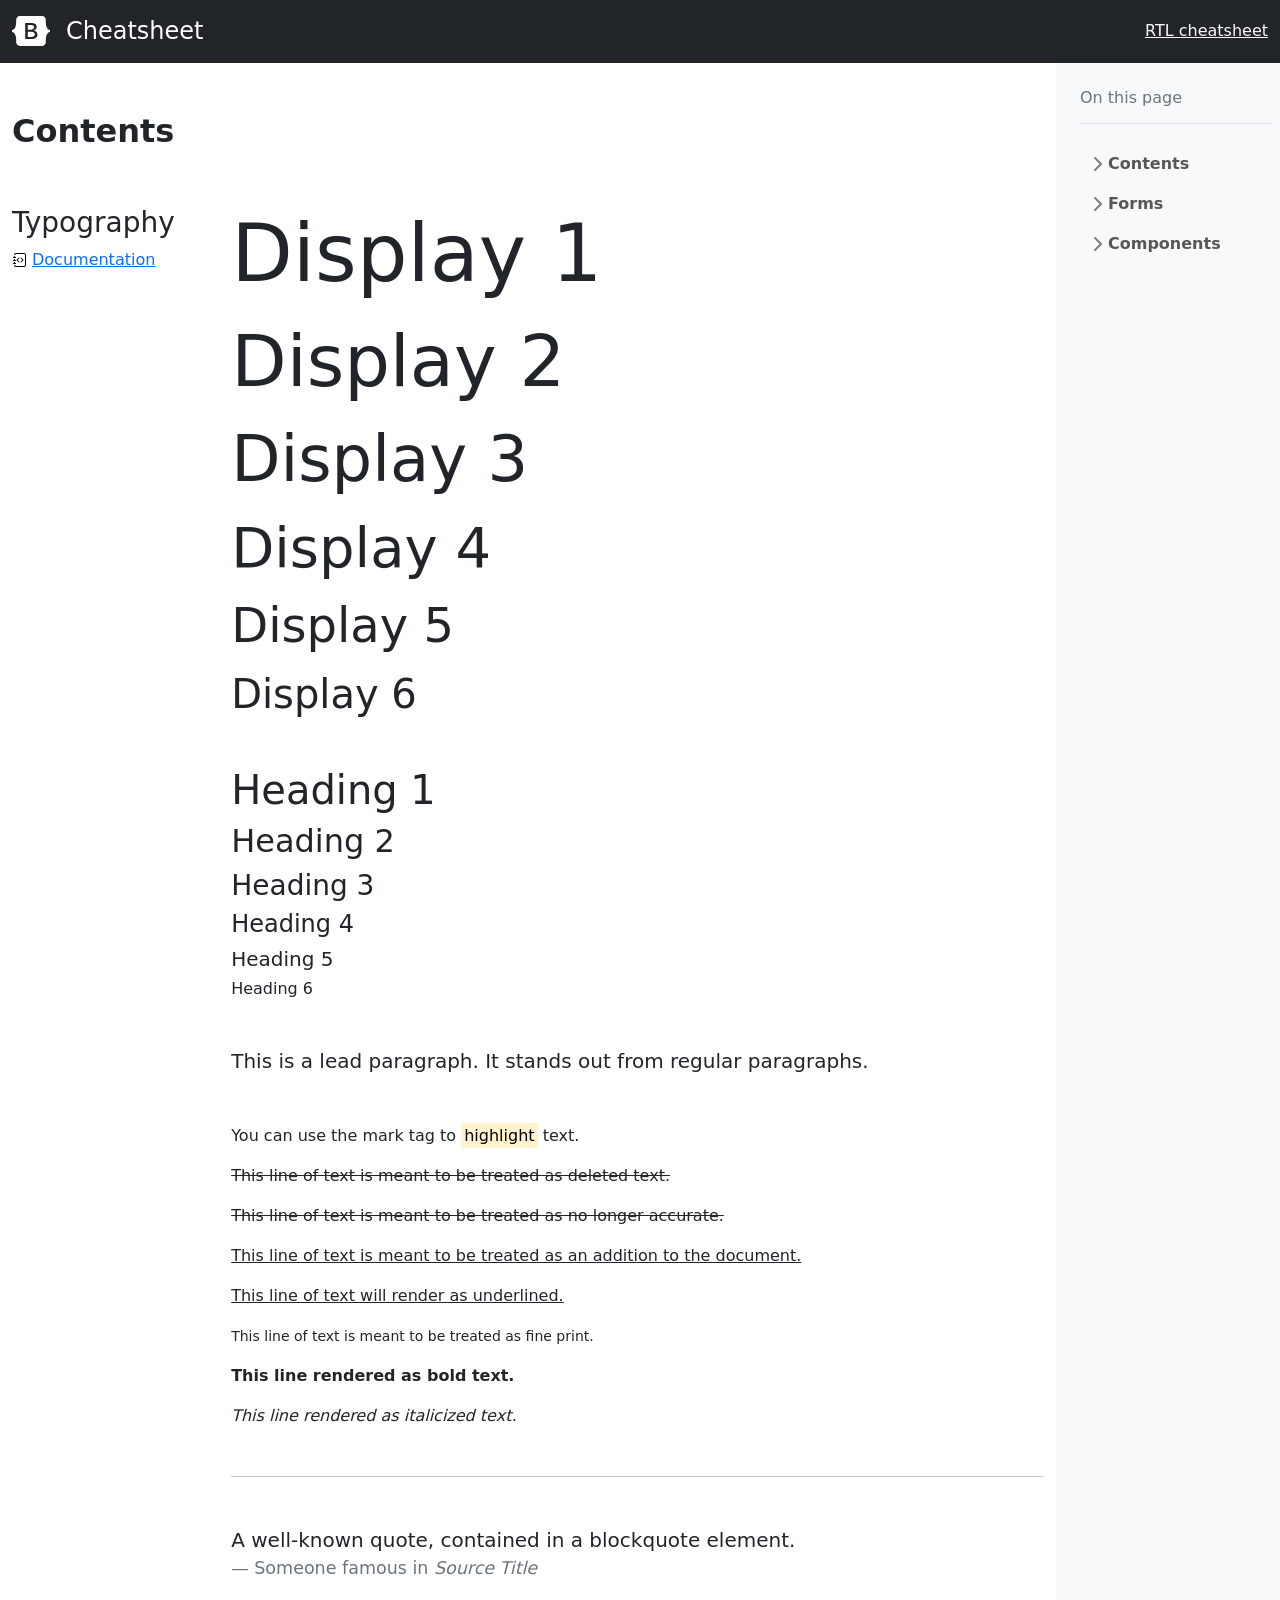
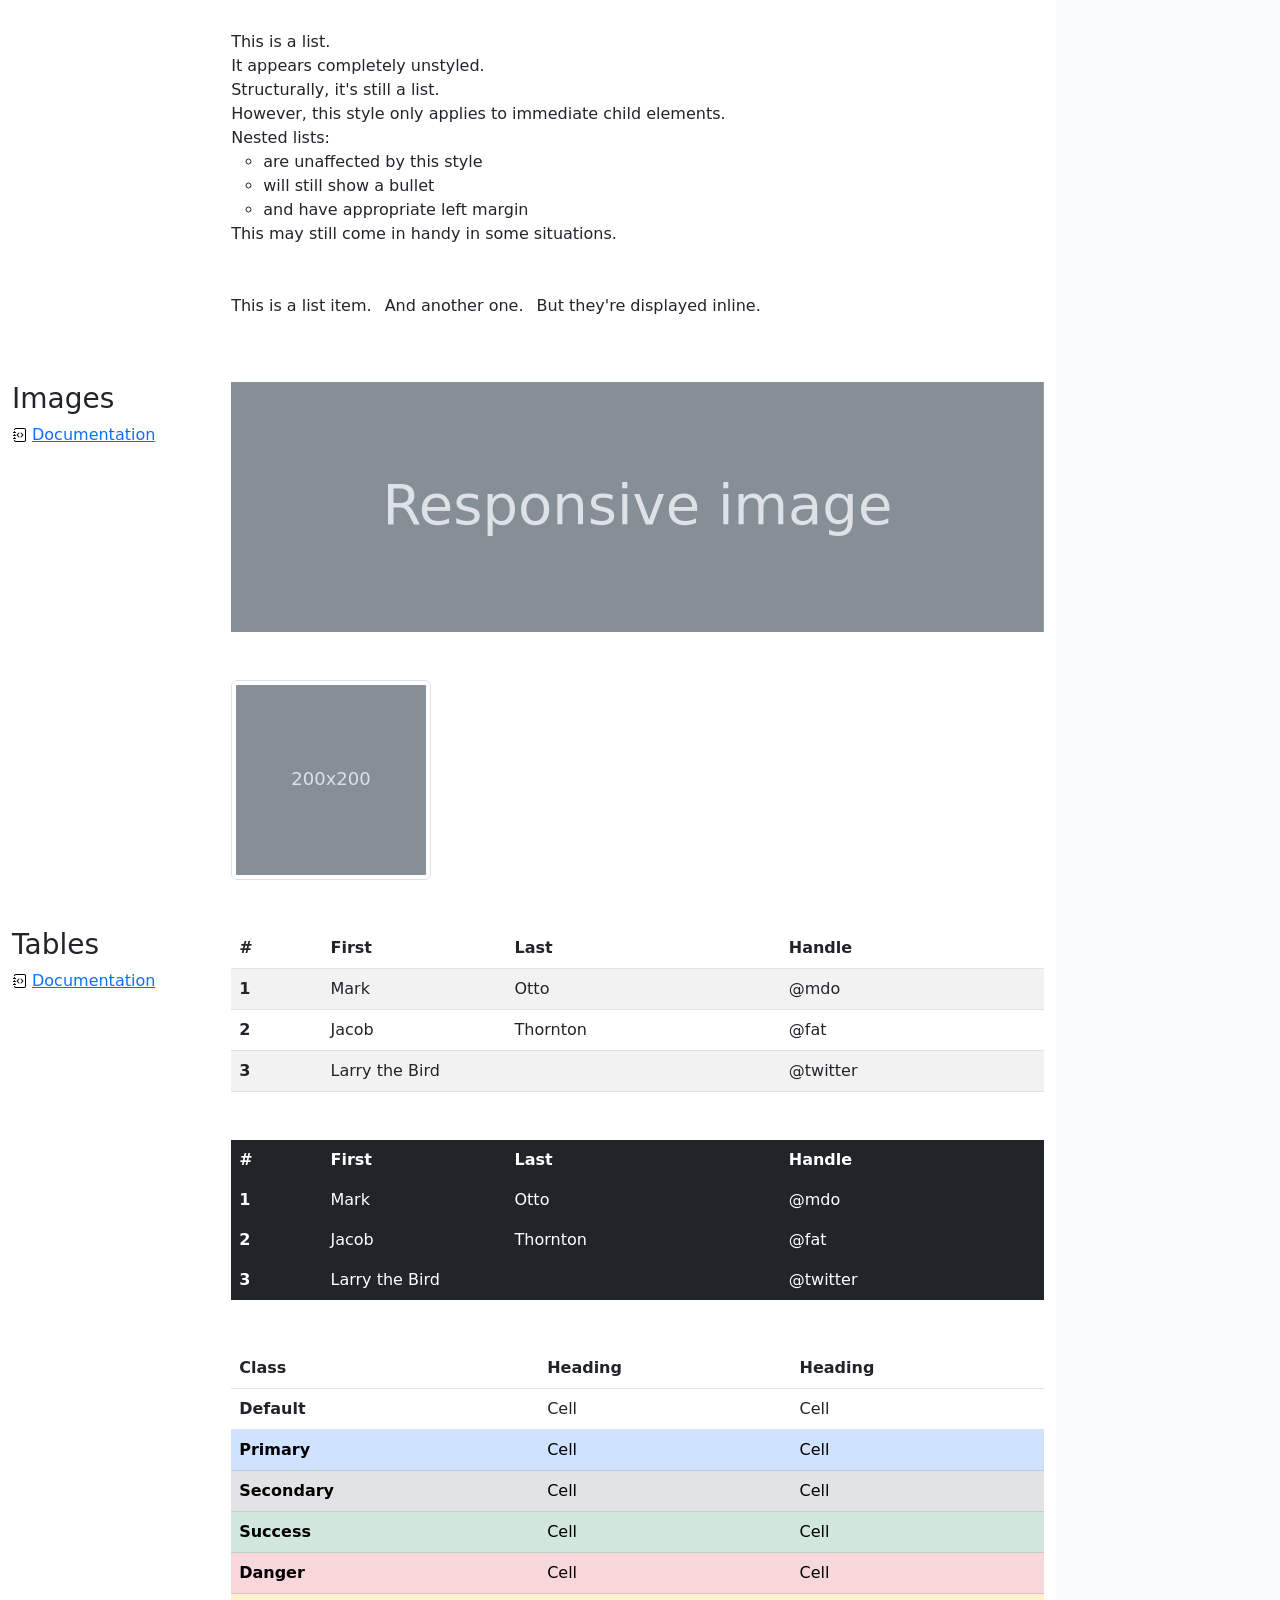
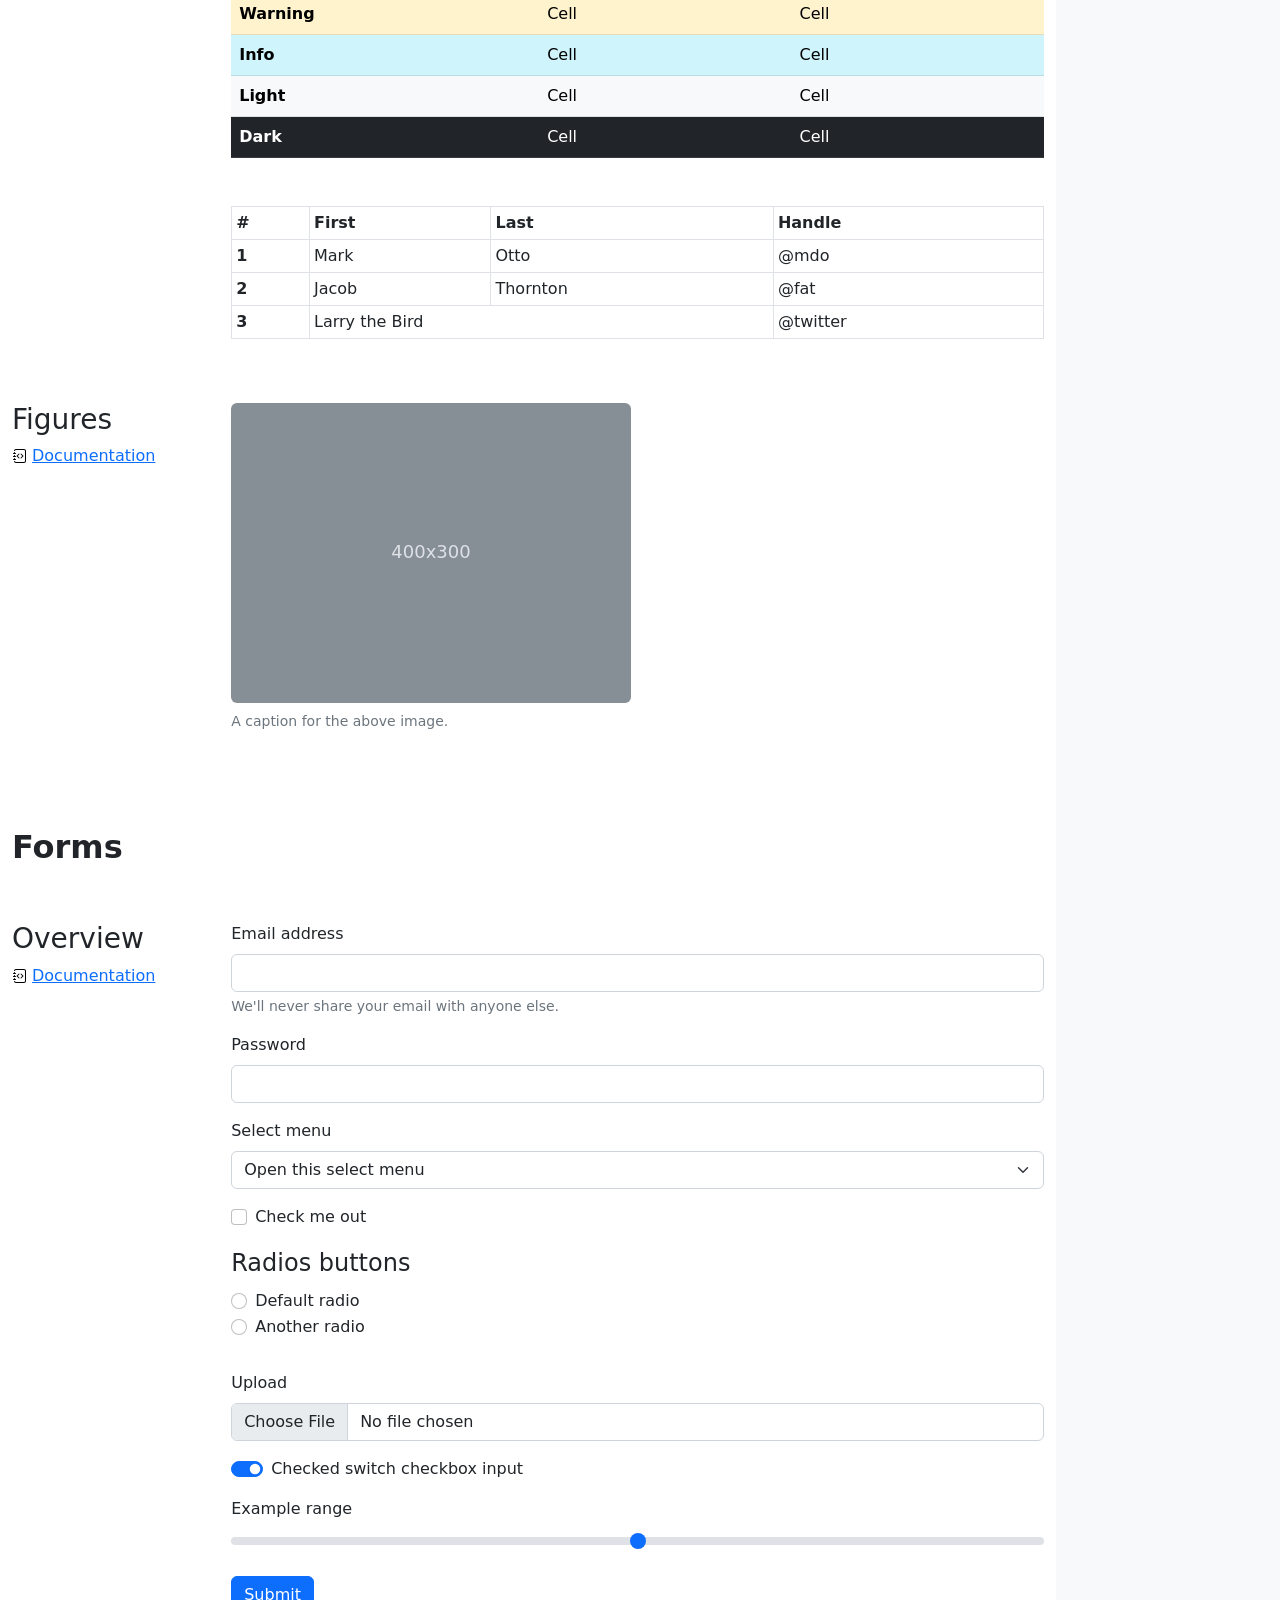
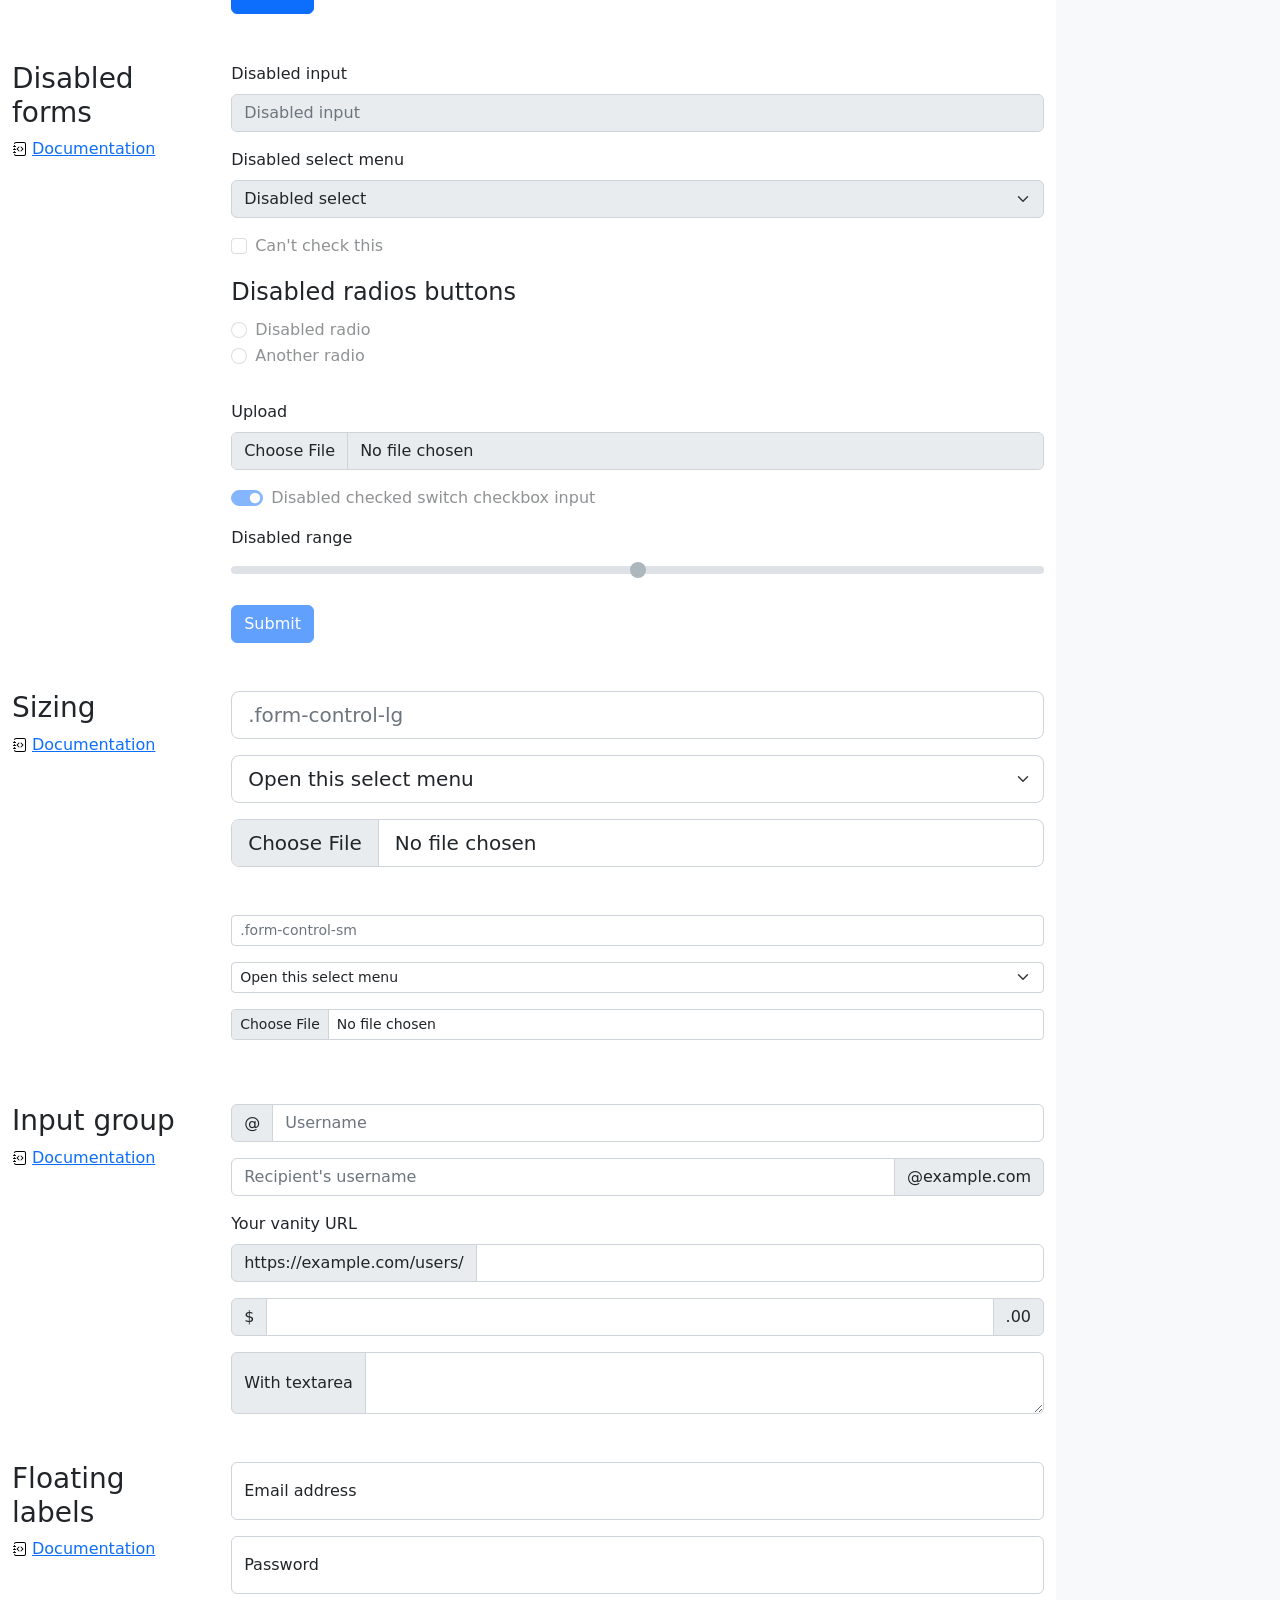
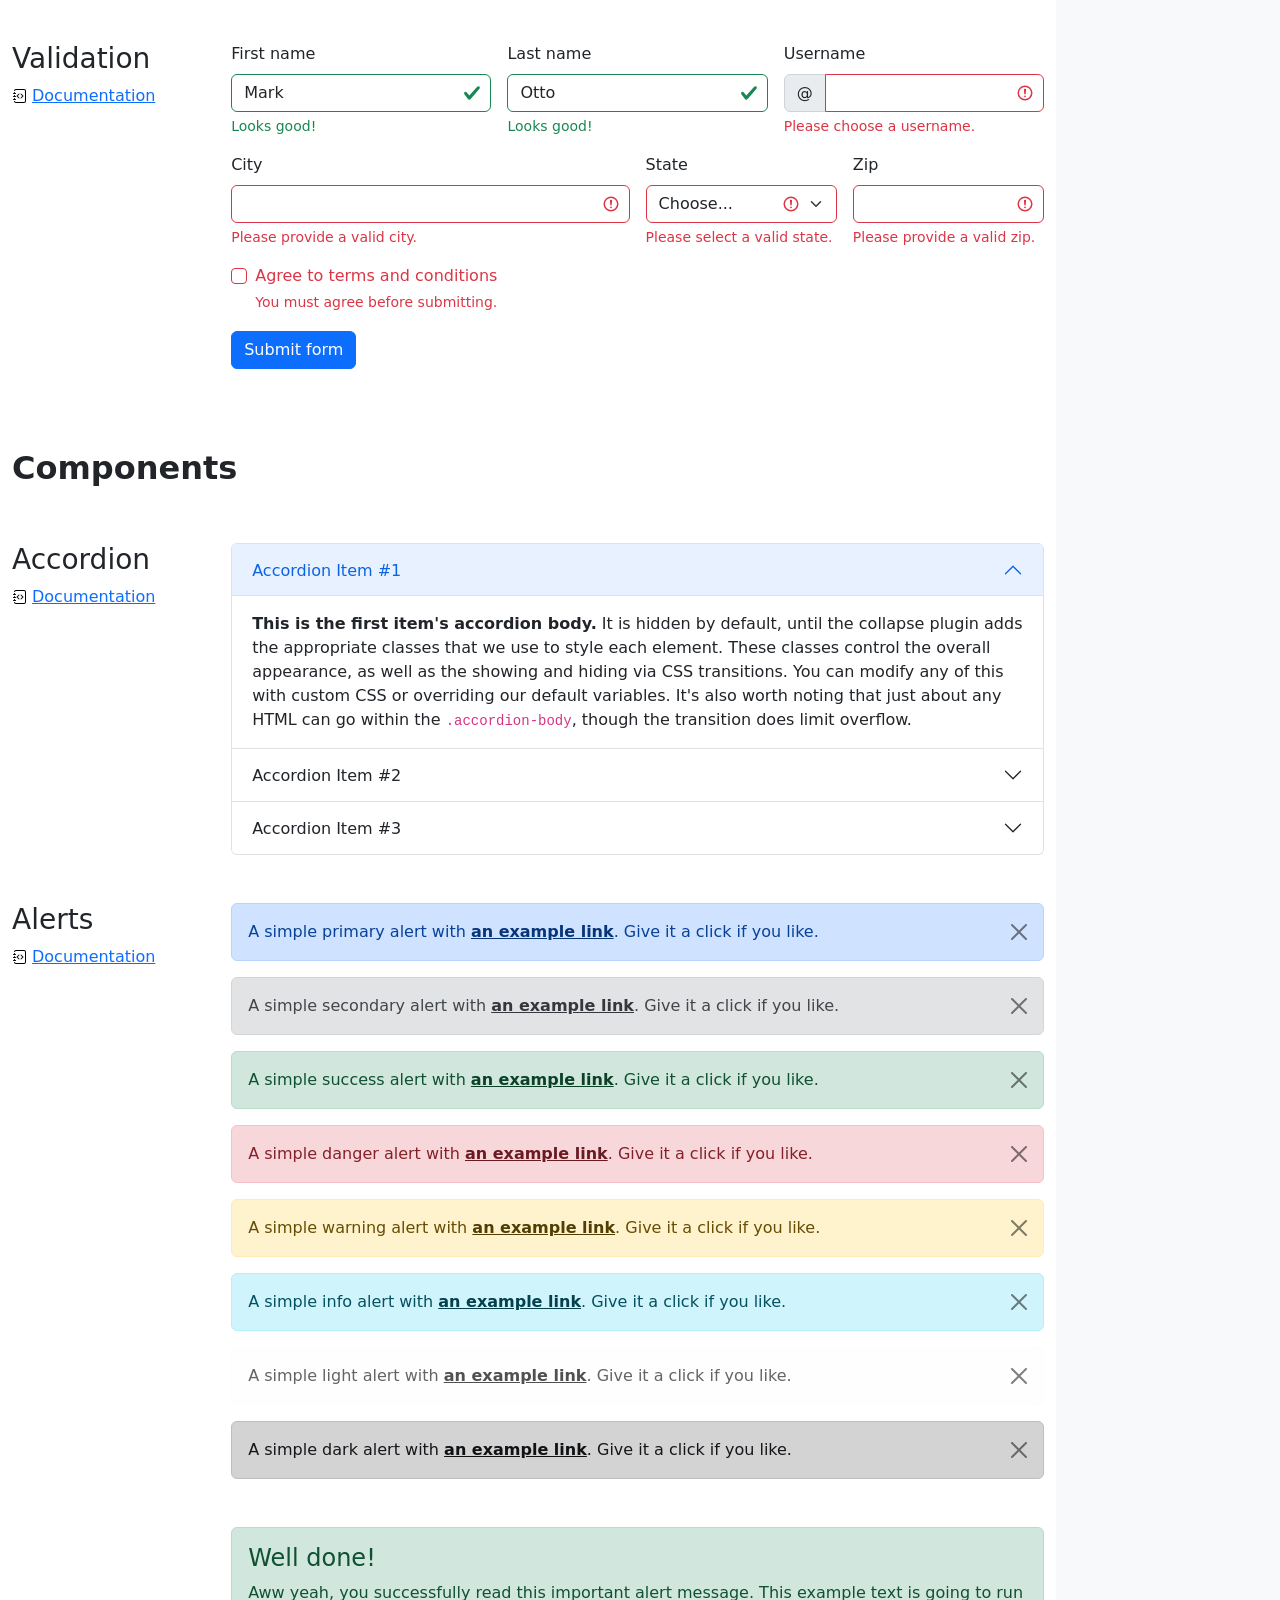
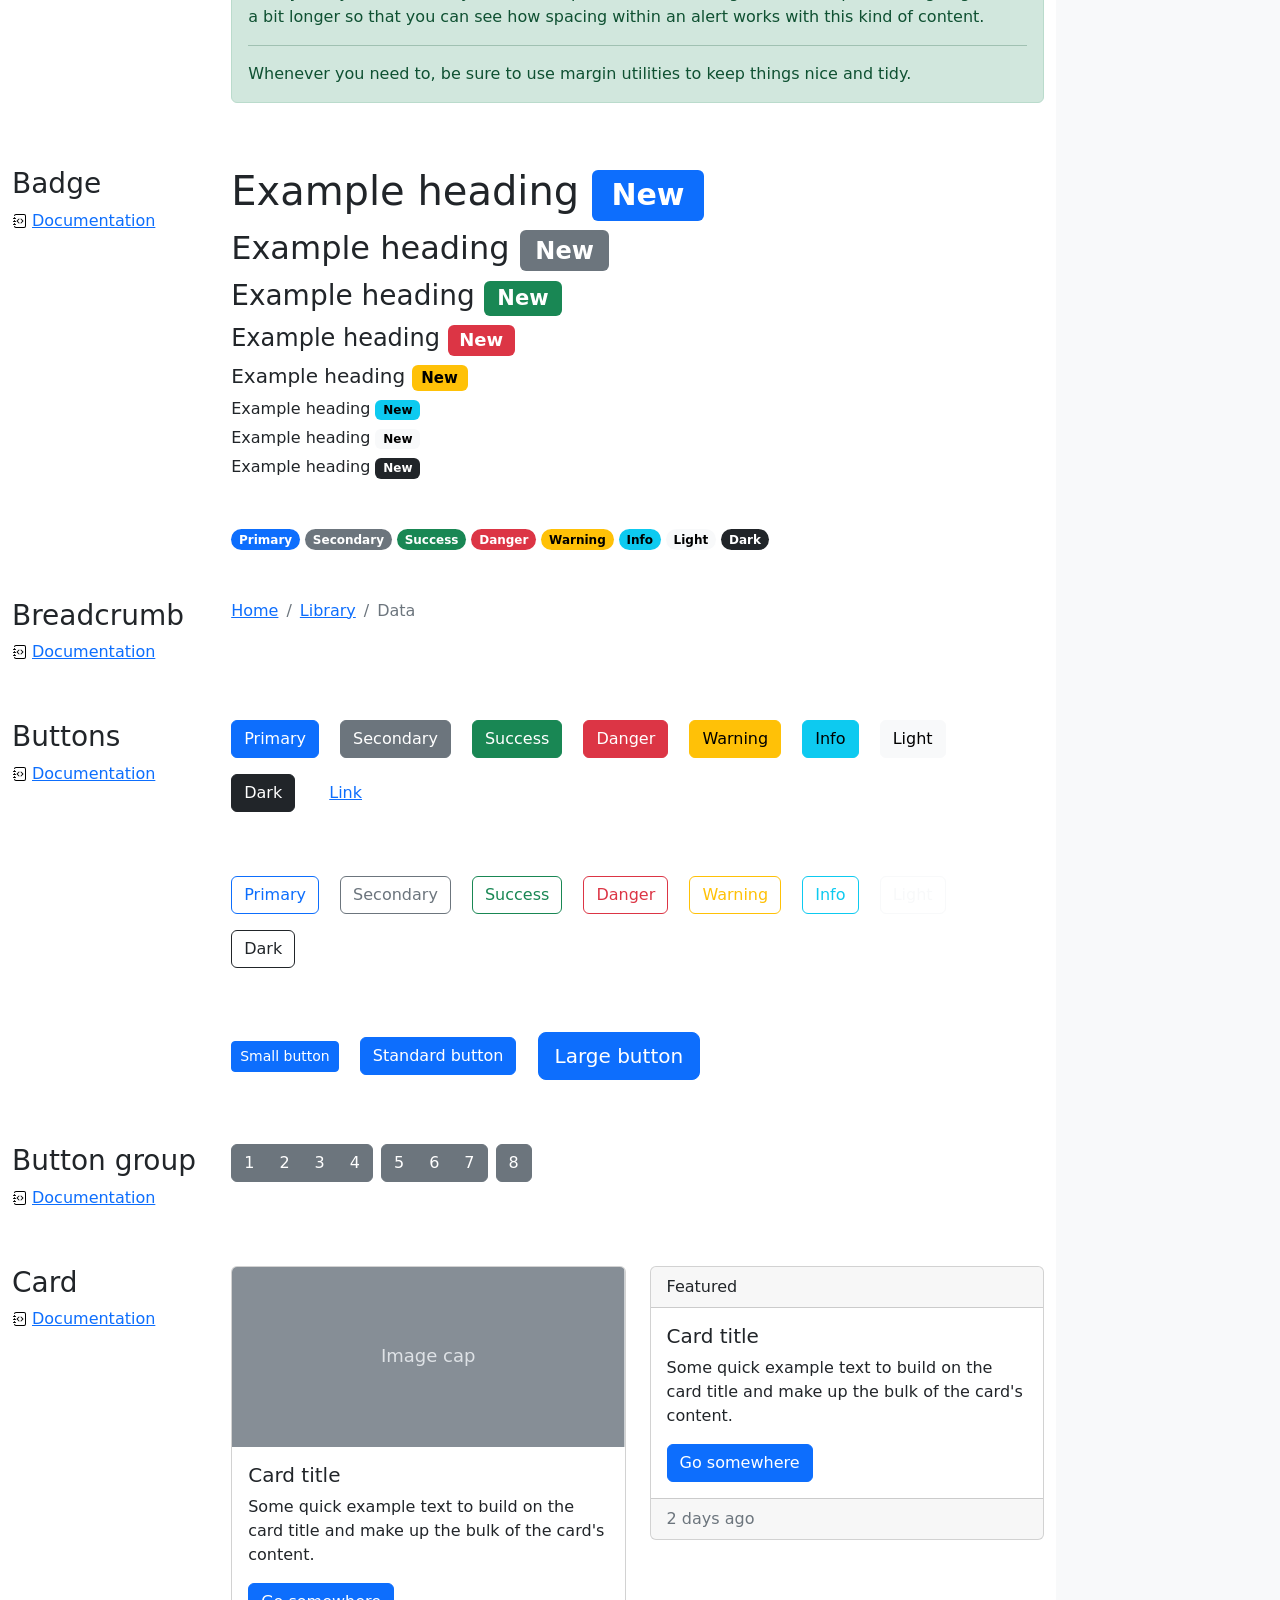
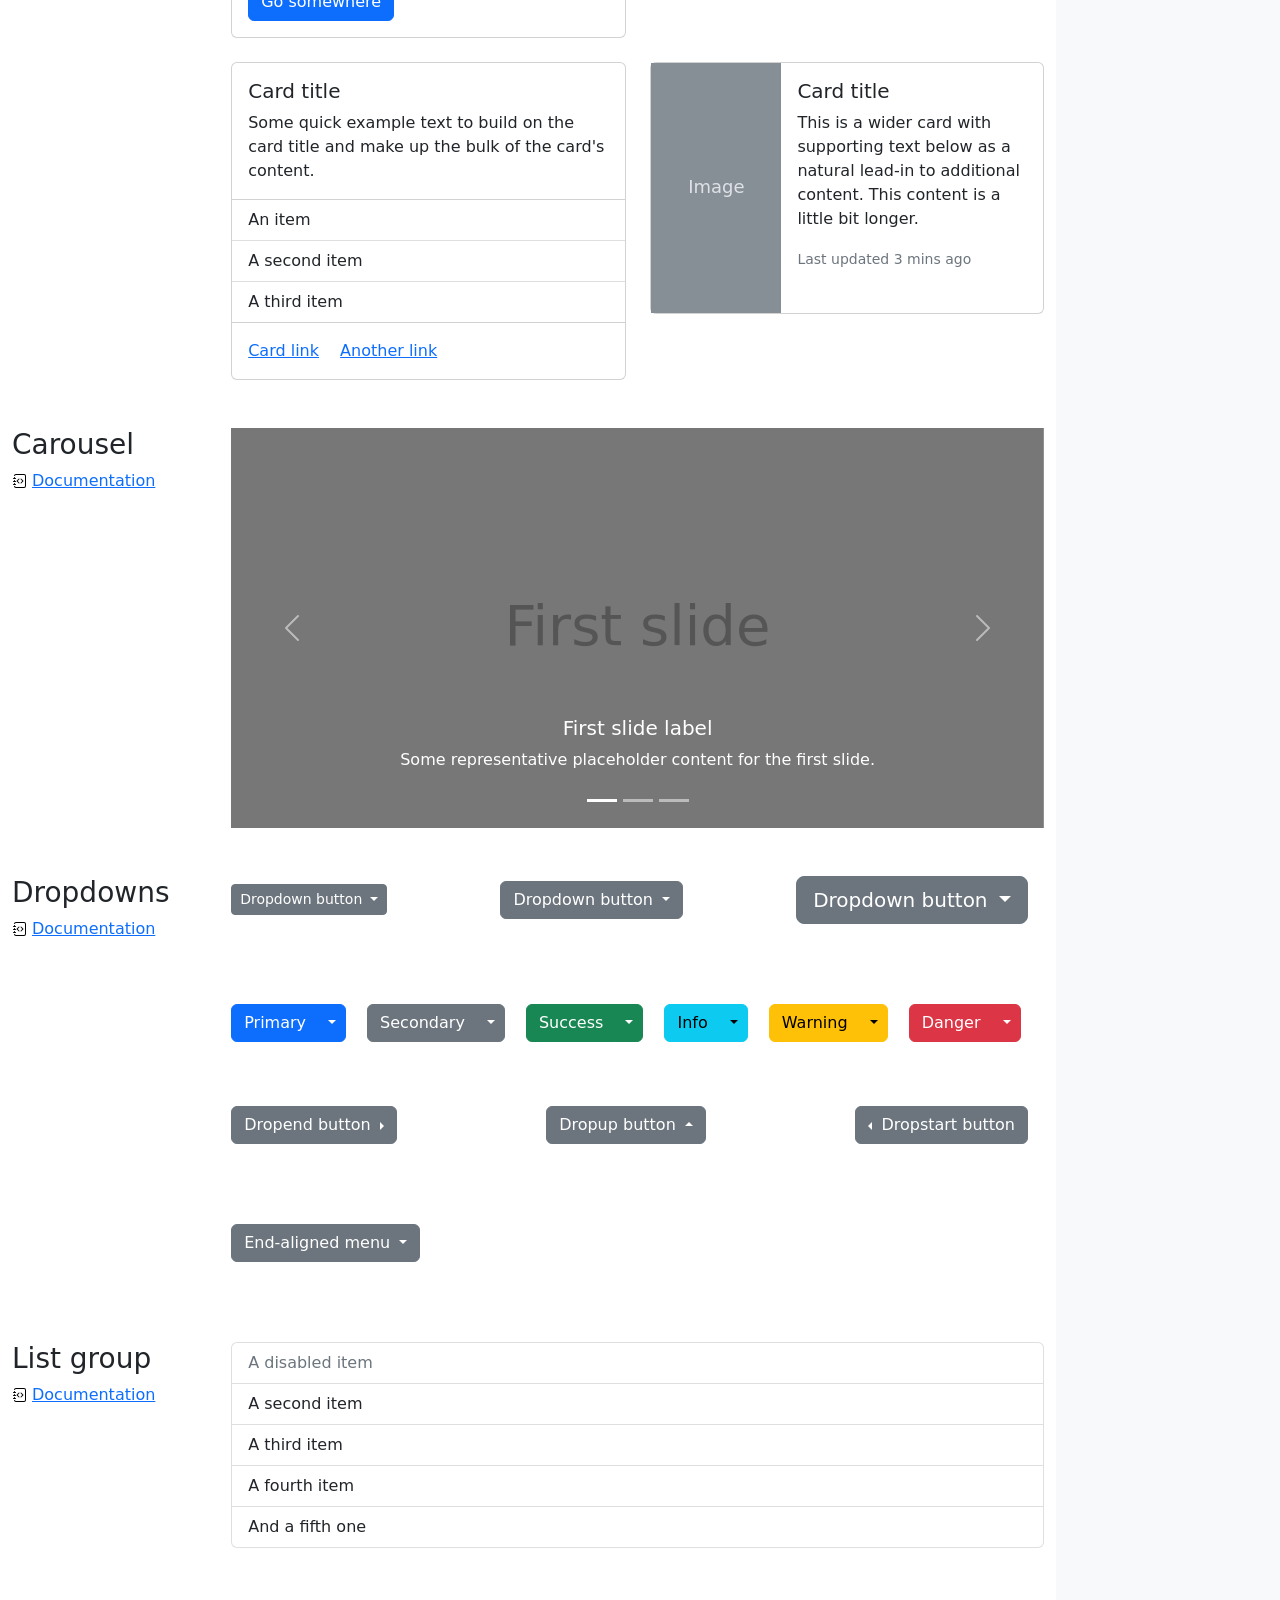
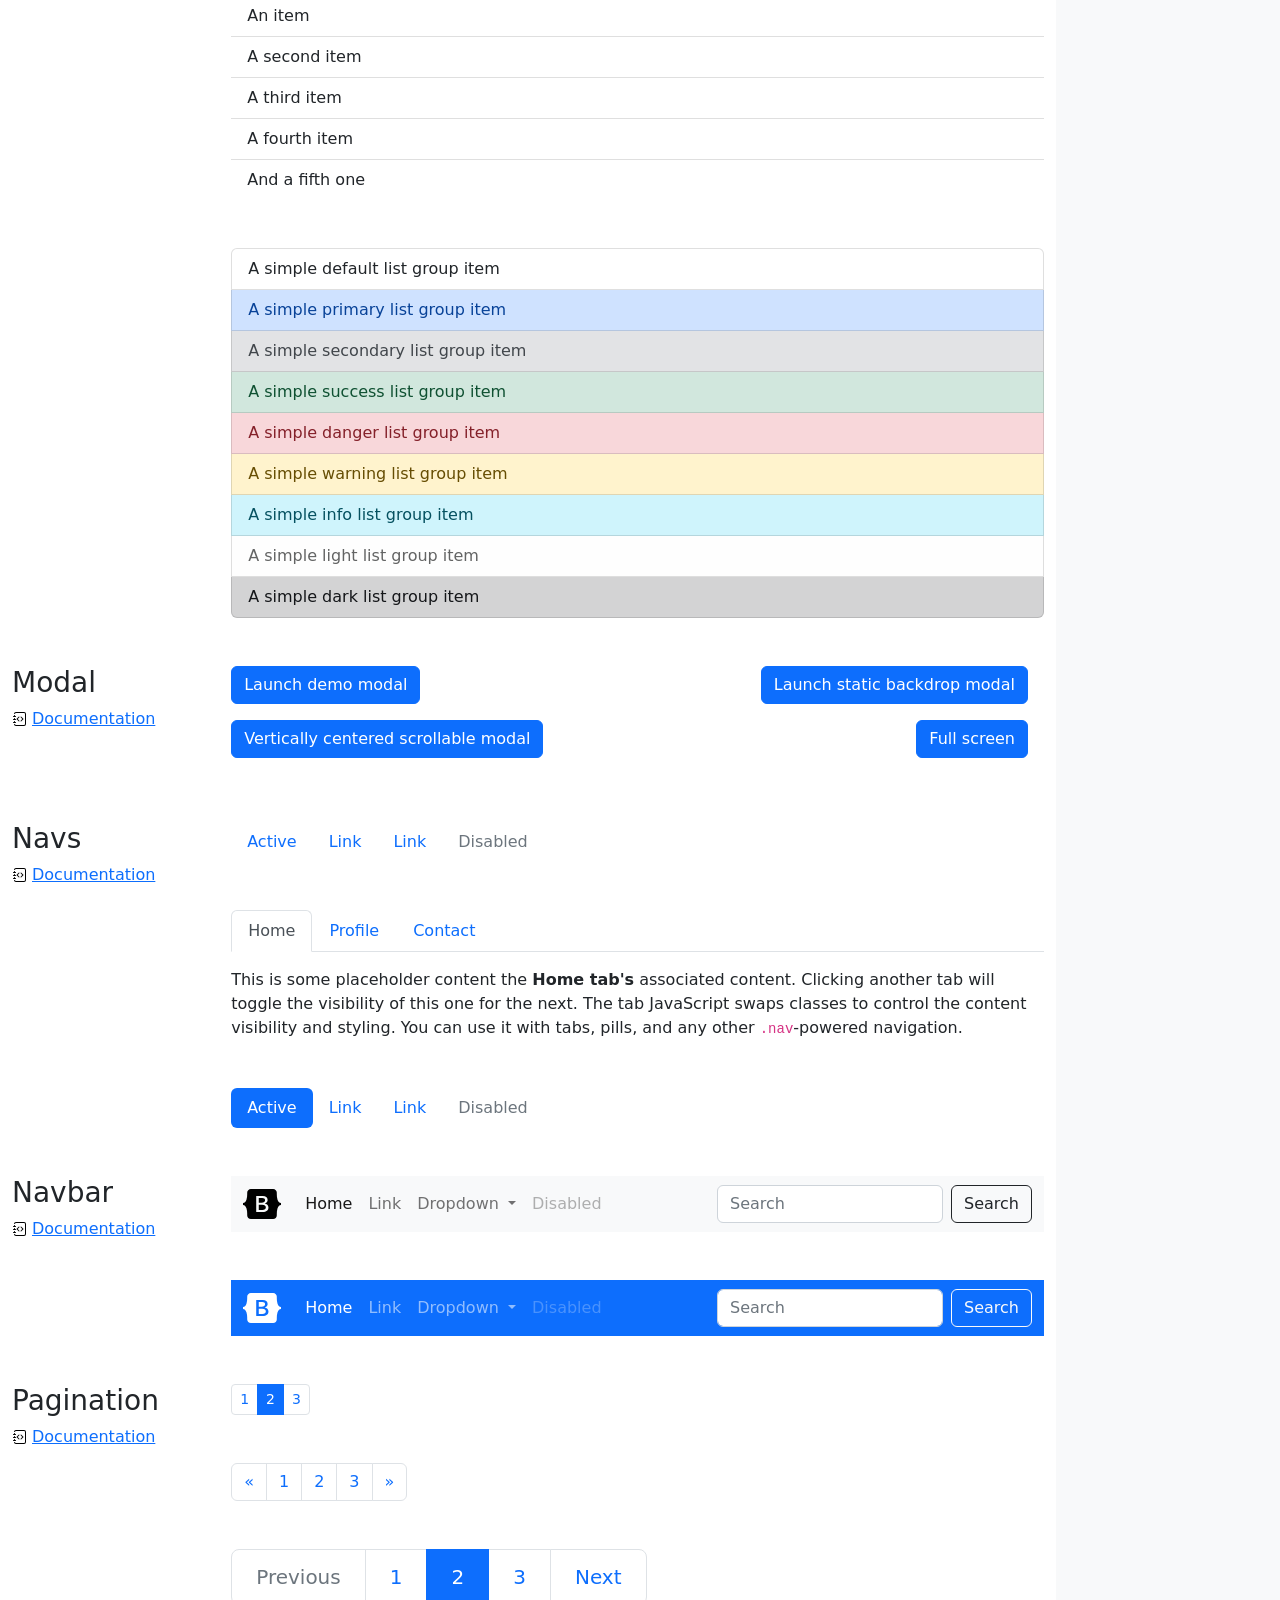
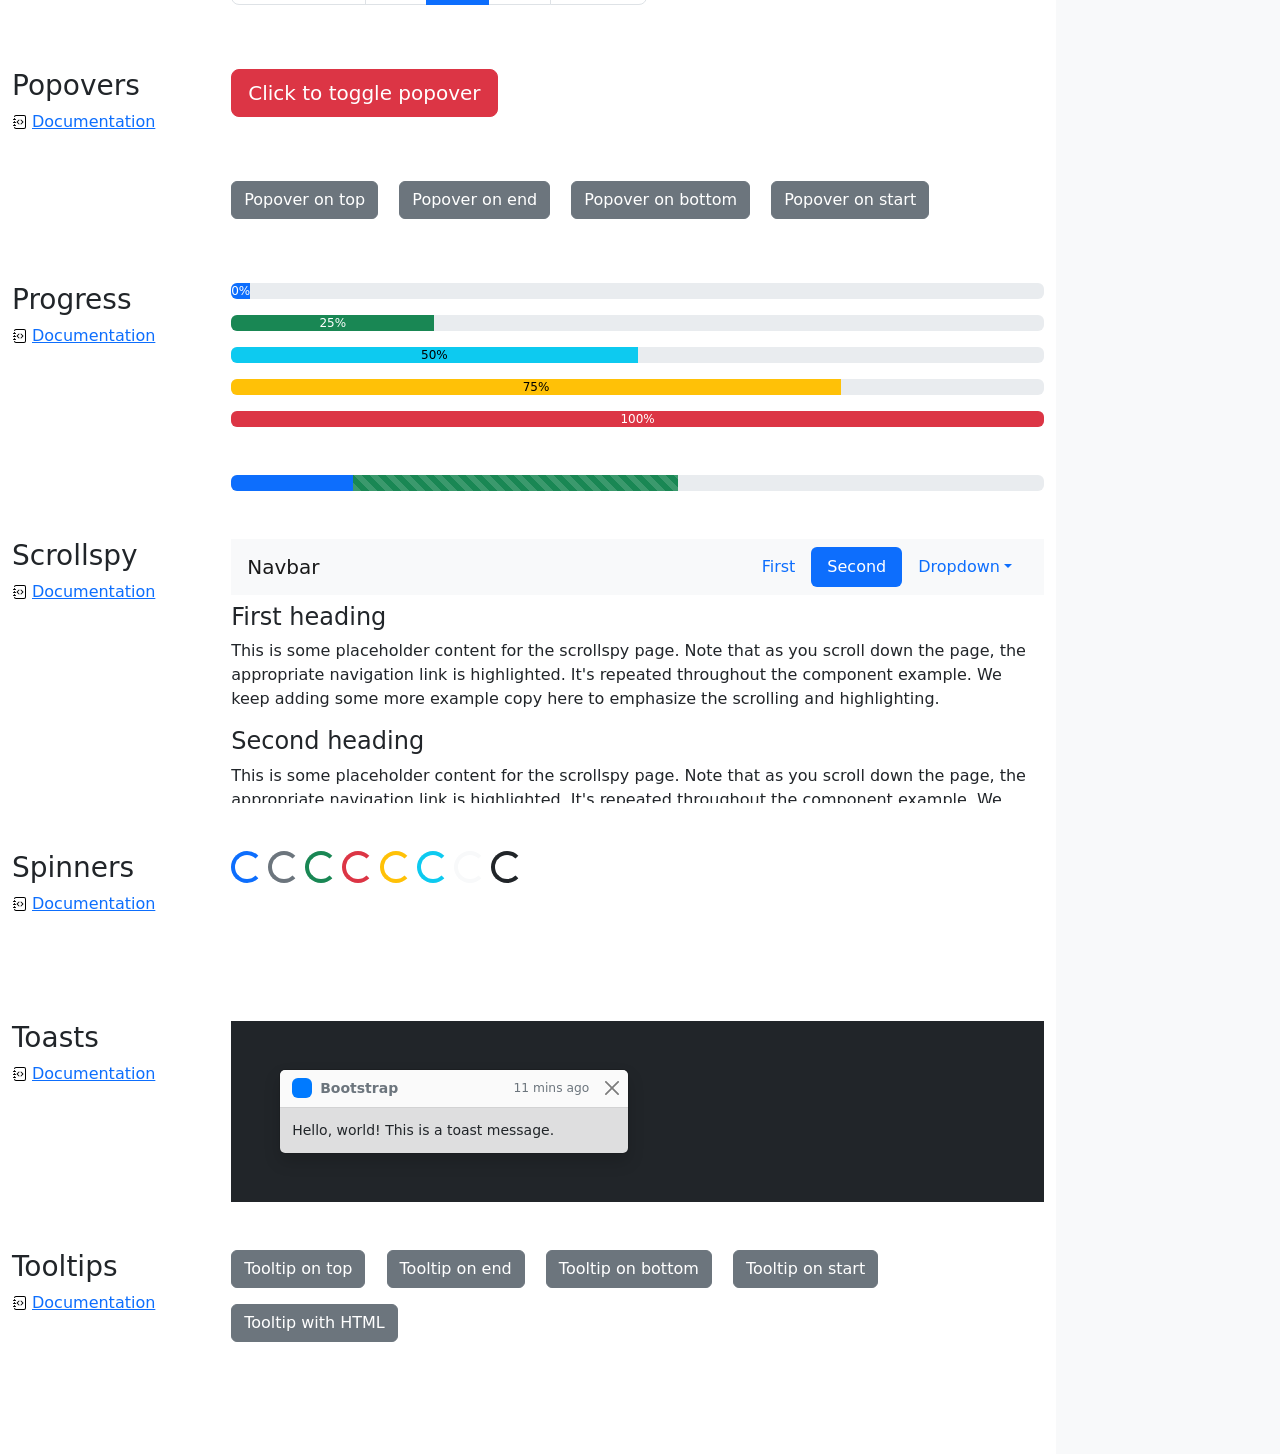
<file: Academy-Cinemas/bootstrap-5.2.3-examples/cheatsheet/index.html>
<!doctype html>
<html lang="en">
  <head>
    <meta charset="utf-8">
    <meta name="viewport" content="width=device-width, initial-scale=1">
    <meta name="description" content="">
    <meta name="author" content="Mark Otto, Jacob Thornton, and Bootstrap contributors">
    <meta name="generator" content="Hugo 0.104.2">
    <title>Cheatsheet · Bootstrap v5.2</title>

    <link rel="canonical" href="https://getbootstrap.com/docs/5.2/examples/cheatsheet/">

    

    

<link href="../assets/dist/css/bootstrap.min.css" rel="stylesheet">

    <style>
      .bd-placeholder-img {
        font-size: 1.125rem;
        text-anchor: middle;
        -webkit-user-select: none;
        -moz-user-select: none;
        user-select: none;
      }

      @media (min-width: 768px) {
        .bd-placeholder-img-lg {
          font-size: 3.5rem;
        }
      }

      .b-example-divider {
        height: 3rem;
        background-color: rgba(0, 0, 0, .1);
        border: solid rgba(0, 0, 0, .15);
        border-width: 1px 0;
        box-shadow: inset 0 .5em 1.5em rgba(0, 0, 0, .1), inset 0 .125em .5em rgba(0, 0, 0, .15);
      }

      .b-example-vr {
        flex-shrink: 0;
        width: 1.5rem;
        height: 100vh;
      }

      .bi {
        vertical-align: -.125em;
        fill: currentColor;
      }

      .nav-scroller {
        position: relative;
        z-index: 2;
        height: 2.75rem;
        overflow-y: hidden;
      }

      .nav-scroller .nav {
        display: flex;
        flex-wrap: nowrap;
        padding-bottom: 1rem;
        margin-top: -1px;
        overflow-x: auto;
        text-align: center;
        white-space: nowrap;
        -webkit-overflow-scrolling: touch;
      }
    </style>

    
    <!-- Custom styles for this template -->
    <link href="cheatsheet.css" rel="stylesheet">
  </head>
  <body class="bg-light">
    
<header class="bd-header bg-dark py-3 d-flex align-items-stretch border-bottom border-dark">
  <div class="container-fluid d-flex align-items-center">
    <h1 class="d-flex align-items-center fs-4 text-white mb-0">
      <img src="../assets/brand/bootstrap-logo-white.svg" width="38" height="30" class="me-3" alt="Bootstrap">
      Cheatsheet
    </h1>
    <a href="../examples/cheatsheet-rtl/" class="ms-auto link-light" hreflang="ar">RTL cheatsheet</a>
  </div>
</header>
<aside class="bd-aside sticky-xl-top text-muted align-self-start mb-3 mb-xl-5 px-2">
  <h2 class="h6 pt-4 pb-3 mb-4 border-bottom">On this page</h2>
  <nav class="small" id="toc">
    <ul class="list-unstyled">
      <li class="my-2">
        <button class="btn d-inline-flex align-items-center collapsed border-0" data-bs-toggle="collapse" aria-expanded="false" data-bs-target="#contents-collapse" aria-controls="contents-collapse">Contents</button>
        <ul class="list-unstyled ps-3 collapse" id="contents-collapse">
          <li><a class="d-inline-flex align-items-center rounded text-decoration-none" href="#typography">Typography</a></li>
          <li><a class="d-inline-flex align-items-center rounded text-decoration-none" href="#images">Images</a></li>
          <li><a class="d-inline-flex align-items-center rounded text-decoration-none" href="#tables">Tables</a></li>
          <li><a class="d-inline-flex align-items-center rounded text-decoration-none" href="#figures">Figures</a></li>
        </ul>
      </li>
      <li class="my-2">
        <button class="btn d-inline-flex align-items-center collapsed border-0" data-bs-toggle="collapse" aria-expanded="false" data-bs-target="#forms-collapse" aria-controls="forms-collapse">Forms</button>
        <ul class="list-unstyled ps-3 collapse" id="forms-collapse">
          <li><a class="d-inline-flex align-items-center rounded text-decoration-none" href="#overview">Overview</a></li>
          <li><a class="d-inline-flex align-items-center rounded text-decoration-none" href="#disabled-forms">Disabled forms</a></li>
          <li><a class="d-inline-flex align-items-center rounded text-decoration-none" href="#sizing">Sizing</a></li>
          <li><a class="d-inline-flex align-items-center rounded text-decoration-none" href="#input-group">Input group</a></li>
          <li><a class="d-inline-flex align-items-center rounded text-decoration-none" href="#floating-labels">Floating labels</a></li>
          <li><a class="d-inline-flex align-items-center rounded text-decoration-none" href="#validation">Validation</a></li>
        </ul>
      </li>
      <li class="my-2">
        <button class="btn d-inline-flex align-items-center collapsed border-0" data-bs-toggle="collapse" aria-expanded="false" data-bs-target="#components-collapse" aria-controls="components-collapse">Components</button>
        <ul class="list-unstyled ps-3 collapse" id="components-collapse">
          <li><a class="d-inline-flex align-items-center rounded text-decoration-none" href="#accordion">Accordion</a></li>
          <li><a class="d-inline-flex align-items-center rounded text-decoration-none" href="#alerts">Alerts</a></li>
          <li><a class="d-inline-flex align-items-center rounded text-decoration-none" href="#badge">Badge</a></li>
          <li><a class="d-inline-flex align-items-center rounded text-decoration-none" href="#breadcrumb">Breadcrumb</a></li>
          <li><a class="d-inline-flex align-items-center rounded text-decoration-none" href="#buttons">Buttons</a></li>
          <li><a class="d-inline-flex align-items-center rounded text-decoration-none" href="#button-group">Button group</a></li>
          <li><a class="d-inline-flex align-items-center rounded text-decoration-none" href="#card">Card</a></li>
          <li><a class="d-inline-flex align-items-center rounded text-decoration-none" href="#carousel">Carousel</a></li>
          <li><a class="d-inline-flex align-items-center rounded text-decoration-none" href="#dropdowns">Dropdowns</a></li>
          <li><a class="d-inline-flex align-items-center rounded text-decoration-none" href="#list-group">List group</a></li>
          <li><a class="d-inline-flex align-items-center rounded text-decoration-none" href="#modal">Modal</a></li>
          <li><a class="d-inline-flex align-items-center rounded text-decoration-none" href="#navs">Navs</a></li>
          <li><a class="d-inline-flex align-items-center rounded text-decoration-none" href="#navbar">Navbar</a></li>
          <li><a class="d-inline-flex align-items-center rounded text-decoration-none" href="#pagination">Pagination</a></li>
          <li><a class="d-inline-flex align-items-center rounded text-decoration-none" href="#popovers">Popovers</a></li>
          <li><a class="d-inline-flex align-items-center rounded text-decoration-none" href="#progress">Progress</a></li>
          <li><a class="d-inline-flex align-items-center rounded text-decoration-none" href="#scrollspy">Scrollspy</a></li>
          <li><a class="d-inline-flex align-items-center rounded text-decoration-none" href="#spinners">Spinners</a></li>
          <li><a class="d-inline-flex align-items-center rounded text-decoration-none" href="#toasts">Toasts</a></li>
          <li><a class="d-inline-flex align-items-center rounded text-decoration-none" href="#tooltips">Tooltips</a></li>
        </ul>
      </li>
    </ul>
  </nav>
</aside>
<div class="bd-cheatsheet container-fluid bg-body">
  <section id="content">
    <h2 class="sticky-xl-top fw-bold pt-3 pt-xl-5 pb-2 pb-xl-3">Contents</h2>

    <article class="my-3" id="typography">
      <div class="bd-heading sticky-xl-top align-self-start mt-5 mb-3 mt-xl-0 mb-xl-2">
        <h3>Typography</h3>
        <a class="d-flex align-items-center" href="../content/typography/">Documentation</a>
      </div>

      <div>
        <div class="bd-example-snippet bd-code-snippet"><div class="bd-example">
        <p class="display-1">Display 1</p>
        <p class="display-2">Display 2</p>
        <p class="display-3">Display 3</p>
        <p class="display-4">Display 4</p>
        <p class="display-5">Display 5</p>
        <p class="display-6">Display 6</p>
        </div></div>


        <div class="bd-example-snippet bd-code-snippet"><div class="bd-example">
        <p class="h1">Heading 1</p>
        <p class="h2">Heading 2</p>
        <p class="h3">Heading 3</p>
        <p class="h4">Heading 4</p>
        <p class="h5">Heading 5</p>
        <p class="h6">Heading 6</p>
        </div></div>


        <div class="bd-example-snippet bd-code-snippet"><div class="bd-example">
        <p class="lead">
          This is a lead paragraph. It stands out from regular paragraphs.
        </p>
        </div></div>


        <div class="bd-example-snippet bd-code-snippet"><div class="bd-example">
        <p>You can use the mark tag to <mark>highlight</mark> text.</p>
        <p><del>This line of text is meant to be treated as deleted text.</del></p>
        <p><s>This line of text is meant to be treated as no longer accurate.</s></p>
        <p><ins>This line of text is meant to be treated as an addition to the document.</ins></p>
        <p><u>This line of text will render as underlined.</u></p>
        <p><small>This line of text is meant to be treated as fine print.</small></p>
        <p><strong>This line rendered as bold text.</strong></p>
        <p><em>This line rendered as italicized text.</em></p>
        </div></div>


        <div class="bd-example-snippet bd-code-snippet"><div class="bd-example">
        <hr>
        </div></div>


        <div class="bd-example-snippet bd-code-snippet"><div class="bd-example">
        <blockquote class="blockquote">
          <p>A well-known quote, contained in a blockquote element.</p>
          <footer class="blockquote-footer">Someone famous in <cite title="Source Title">Source Title</cite></footer>
        </blockquote>
        </div></div>


        <div class="bd-example-snippet bd-code-snippet"><div class="bd-example">
        <ul class="list-unstyled">
          <li>This is a list.</li>
          <li>It appears completely unstyled.</li>
          <li>Structurally, it's still a list.</li>
          <li>However, this style only applies to immediate child elements.</li>
          <li>Nested lists:
            <ul>
              <li>are unaffected by this style</li>
              <li>will still show a bullet</li>
              <li>and have appropriate left margin</li>
            </ul>
          </li>
          <li>This may still come in handy in some situations.</li>
        </ul>
        </div></div>


        <div class="bd-example-snippet bd-code-snippet"><div class="bd-example">
        <ul class="list-inline">
          <li class="list-inline-item">This is a list item.</li>
          <li class="list-inline-item">And another one.</li>
          <li class="list-inline-item">But they're displayed inline.</li>
        </ul>
        </div></div>

      </div>
    </article>
    <article class="my-3" id="images">
      <div class="bd-heading sticky-xl-top align-self-start mt-5 mb-3 mt-xl-0 mb-xl-2">
        <h3>Images</h3>
        <a class="d-flex align-items-center" href="../content/images/">Documentation</a>
      </div>

      <div>
        <div class="bd-example-snippet bd-code-snippet"><div class="bd-example">
        <svg class="bd-placeholder-img bd-placeholder-img-lg img-fluid" width="100%" height="250" xmlns="http://www.w3.org/2000/svg" role="img" aria-label="Placeholder: Responsive image" preserveAspectRatio="xMidYMid slice" focusable="false"><title>Placeholder</title><rect width="100%" height="100%" fill="#868e96"/><text x="50%" y="50%" fill="#dee2e6" dy=".3em">Responsive image</text></svg>

        </div></div>


        <div class="bd-example-snippet bd-code-snippet"><div class="bd-example">
        <svg class="bd-placeholder-img img-thumbnail" width="200" height="200" xmlns="http://www.w3.org/2000/svg" role="img" aria-label="A generic square placeholder image with a white border around it, making it resemble a photograph taken with an old instant camera: 200x200" preserveAspectRatio="xMidYMid slice" focusable="false"><title>A generic square placeholder image with a white border around it, making it resemble a photograph taken with an old instant camera</title><rect width="100%" height="100%" fill="#868e96"/><text x="50%" y="50%" fill="#dee2e6" dy=".3em">200x200</text></svg>

        </div></div>

      </div>
    </article>
    <article class="my-3" id="tables">
      <div class="bd-heading sticky-xl-top align-self-start mt-5 mb-3 mt-xl-0 mb-xl-2">
        <h3>Tables</h3>
        <a class="d-flex align-items-center" href="../content/tables/">Documentation</a>
      </div>

      <div>
        <div class="bd-example-snippet bd-code-snippet"><div class="bd-example">
        <table class="table table-striped">
          <thead>
          <tr>
            <th scope="col">#</th>
            <th scope="col">First</th>
            <th scope="col">Last</th>
            <th scope="col">Handle</th>
          </tr>
          </thead>
          <tbody>
          <tr>
            <th scope="row">1</th>
            <td>Mark</td>
            <td>Otto</td>
            <td>@mdo</td>
          </tr>
          <tr>
            <th scope="row">2</th>
            <td>Jacob</td>
            <td>Thornton</td>
            <td>@fat</td>
          </tr>
          <tr>
            <th scope="row">3</th>
            <td colspan="2">Larry the Bird</td>
            <td>@twitter</td>
          </tr>
          </tbody>
        </table>
        </div></div>


        <div class="bd-example-snippet bd-code-snippet"><div class="bd-example">
        <table class="table table-dark table-borderless">
          <thead>
          <tr>
            <th scope="col">#</th>
            <th scope="col">First</th>
            <th scope="col">Last</th>
            <th scope="col">Handle</th>
          </tr>
          </thead>
          <tbody>
          <tr>
            <th scope="row">1</th>
            <td>Mark</td>
            <td>Otto</td>
            <td>@mdo</td>
          </tr>
          <tr>
            <th scope="row">2</th>
            <td>Jacob</td>
            <td>Thornton</td>
            <td>@fat</td>
          </tr>
          <tr>
            <th scope="row">3</th>
            <td colspan="2">Larry the Bird</td>
            <td>@twitter</td>
          </tr>
          </tbody>
        </table>
        </div></div>


        <div class="bd-example-snippet bd-code-snippet"><div class="bd-example">
        <table class="table table-hover">
          <thead>
          <tr>
            <th scope="col">Class</th>
            <th scope="col">Heading</th>
            <th scope="col">Heading</th>
          </tr>
          </thead>
          <tbody>
          <tr>
            <th scope="row">Default</th>
            <td>Cell</td>
            <td>Cell</td>
          </tr>
          
          <tr class="table-primary">
            <th scope="row">Primary</th>
            <td>Cell</td>
            <td>Cell</td>
          </tr>
          <tr class="table-secondary">
            <th scope="row">Secondary</th>
            <td>Cell</td>
            <td>Cell</td>
          </tr>
          <tr class="table-success">
            <th scope="row">Success</th>
            <td>Cell</td>
            <td>Cell</td>
          </tr>
          <tr class="table-danger">
            <th scope="row">Danger</th>
            <td>Cell</td>
            <td>Cell</td>
          </tr>
          <tr class="table-warning">
            <th scope="row">Warning</th>
            <td>Cell</td>
            <td>Cell</td>
          </tr>
          <tr class="table-info">
            <th scope="row">Info</th>
            <td>Cell</td>
            <td>Cell</td>
          </tr>
          <tr class="table-light">
            <th scope="row">Light</th>
            <td>Cell</td>
            <td>Cell</td>
          </tr>
          <tr class="table-dark">
            <th scope="row">Dark</th>
            <td>Cell</td>
            <td>Cell</td>
          </tr>
          </tbody>
        </table>
        </div></div>


        <div class="bd-example-snippet bd-code-snippet"><div class="bd-example">
        <table class="table table-sm table-bordered">
          <thead>
          <tr>
            <th scope="col">#</th>
            <th scope="col">First</th>
            <th scope="col">Last</th>
            <th scope="col">Handle</th>
          </tr>
          </thead>
          <tbody>
          <tr>
            <th scope="row">1</th>
            <td>Mark</td>
            <td>Otto</td>
            <td>@mdo</td>
          </tr>
          <tr>
            <th scope="row">2</th>
            <td>Jacob</td>
            <td>Thornton</td>
            <td>@fat</td>
          </tr>
          <tr>
            <th scope="row">3</th>
            <td colspan="2">Larry the Bird</td>
            <td>@twitter</td>
          </tr>
          </tbody>
        </table>
        </div></div>

      </div>
    </article>
    <article class="my-3" id="figures">
      <div class="bd-heading sticky-xl-top align-self-start mt-5 mb-3 mt-xl-0 mb-xl-2">
        <h3>Figures</h3>
        <a class="d-flex align-items-center" href="../content/figures/">Documentation</a>
      </div>

      <div>
        <div class="bd-example-snippet bd-code-snippet"><div class="bd-example">
        <figure class="figure">
          <svg class="bd-placeholder-img figure-img img-fluid rounded" width="400" height="300" xmlns="http://www.w3.org/2000/svg" role="img" aria-label="Placeholder: 400x300" preserveAspectRatio="xMidYMid slice" focusable="false"><title>Placeholder</title><rect width="100%" height="100%" fill="#868e96"/><text x="50%" y="50%" fill="#dee2e6" dy=".3em">400x300</text></svg>

          <figcaption class="figure-caption">A caption for the above image.</figcaption>
        </figure>
        </div></div>

      </div>
    </article>
  </section>

  <section id="forms">
    <h2 class="sticky-xl-top fw-bold pt-3 pt-xl-5 pb-2 pb-xl-3">Forms</h2>

    <article class="my-3" id="overview">
      <div class="bd-heading sticky-xl-top align-self-start mt-5 mb-3 mt-xl-0 mb-xl-2">
        <h3>Overview</h3>
        <a class="d-flex align-items-center" href="../forms/overview/">Documentation</a>
      </div>

      <div>
        <div class="bd-example-snippet bd-code-snippet"><div class="bd-example">
        <form>
          <div class="mb-3">
            <label for="exampleInputEmail1" class="form-label">Email address</label>
            <input type="email" class="form-control" id="exampleInputEmail1" aria-describedby="emailHelp">
            <div id="emailHelp" class="form-text">We'll never share your email with anyone else.</div>
          </div>
          <div class="mb-3">
            <label for="exampleInputPassword1" class="form-label">Password</label>
            <input type="password" class="form-control" id="exampleInputPassword1">
          </div>
          <div class="mb-3">
            <label for="exampleSelect" class="form-label">Select menu</label>
            <select class="form-select" id="exampleSelect">
              <option selected>Open this select menu</option>
              <option value="1">One</option>
              <option value="2">Two</option>
              <option value="3">Three</option>
            </select>
          </div>
          <div class="mb-3 form-check">
            <input type="checkbox" class="form-check-input" id="exampleCheck1">
            <label class="form-check-label" for="exampleCheck1">Check me out</label>
          </div>
          <fieldset class="mb-3">
            <legend>Radios buttons</legend>
            <div class="form-check">
              <input type="radio" name="radios" class="form-check-input" id="exampleRadio1">
              <label class="form-check-label" for="exampleRadio1">Default radio</label>
            </div>
            <div class="mb-3 form-check">
              <input type="radio" name="radios" class="form-check-input" id="exampleRadio2">
              <label class="form-check-label" for="exampleRadio2">Another radio</label>
            </div>
          </fieldset>
          <div class="mb-3">
            <label class="form-label" for="customFile">Upload</label>
            <input type="file" class="form-control" id="customFile">
          </div>
          <div class="mb-3 form-check form-switch">
            <input class="form-check-input" type="checkbox" role="switch" id="flexSwitchCheckChecked" checked>
            <label class="form-check-label" for="flexSwitchCheckChecked">Checked switch checkbox input</label>
          </div>
          <div class="mb-3">
            <label for="customRange3" class="form-label">Example range</label>
            <input type="range" class="form-range" min="0" max="5" step="0.5" id="customRange3">
          </div>
          <button type="submit" class="btn btn-primary">Submit</button>
        </form>
        </div></div>

      </div>
    </article>
    <article class="my-3" id="disabled-forms">
      <div class="bd-heading sticky-xl-top align-self-start mt-5 mb-3 mt-xl-0 mb-xl-2">
        <h3>Disabled forms</h3>
        <a class="d-flex align-items-center" href="../forms/overview/#disabled-forms">Documentation</a>
      </div>

      <div>
        <div class="bd-example-snippet bd-code-snippet"><div class="bd-example">
        <form>
          <fieldset disabled aria-label="Disabled fieldset example">
            <div class="mb-3">
              <label for="disabledTextInput" class="form-label">Disabled input</label>
              <input type="text" id="disabledTextInput" class="form-control" placeholder="Disabled input">
            </div>
            <div class="mb-3">
              <label for="disabledSelect" class="form-label">Disabled select menu</label>
              <select id="disabledSelect" class="form-select">
                <option>Disabled select</option>
              </select>
            </div>
            <div class="mb-3">
              <div class="form-check">
                <input class="form-check-input" type="checkbox" id="disabledFieldsetCheck" disabled>
                <label class="form-check-label" for="disabledFieldsetCheck">
                  Can't check this
                </label>
              </div>
            </div>
            <fieldset class="mb-3">
              <legend>Disabled radios buttons</legend>
              <div class="form-check">
                <input type="radio" name="radios" class="form-check-input" id="disabledRadio1" disabled>
                <label class="form-check-label" for="disabledRadio1">Disabled radio</label>
              </div>
              <div class="mb-3 form-check">
                <input type="radio" name="radios" class="form-check-input" id="disabledRadio2" disabled>
                <label class="form-check-label" for="disabledRadio2">Another radio</label>
              </div>
            </fieldset>
            <div class="mb-3">
              <label class="form-label" for="disabledCustomFile">Upload</label>
              <input type="file" class="form-control" id="disabledCustomFile" disabled>
            </div>
            <div class="mb-3 form-check form-switch">
              <input class="form-check-input" type="checkbox" role="switch" id="disabledSwitchCheckChecked" checked disabled>
              <label class="form-check-label" for="disabledSwitchCheckChecked">Disabled checked switch checkbox input</label>
            </div>
            <div class="mb-3">
              <label for="disabledRange" class="form-label">Disabled range</label>
              <input type="range" class="form-range" min="0" max="5" step="0.5" id="disabledRange">
            </div>
            <button type="submit" class="btn btn-primary">Submit</button>
          </fieldset>
        </form>
        </div></div>

      </div>
    </article>
    <article class="my-3" id="sizing">
      <div class="bd-heading sticky-xl-top align-self-start mt-5 mb-3 mt-xl-0 mb-xl-2">
        <h3>Sizing</h3>
        <a class="d-flex align-items-center" href="../forms/form-control/#sizing">Documentation</a>
      </div>

      <div>
        <div class="bd-example-snippet bd-code-snippet"><div class="bd-example">
        <div class="mb-3">
          <input class="form-control form-control-lg" type="text" placeholder=".form-control-lg" aria-label=".form-control-lg example">
        </div>
        <div class="mb-3">
          <select class="form-select form-select-lg" aria-label=".form-select-lg example">
            <option selected>Open this select menu</option>
            <option value="1">One</option>
            <option value="2">Two</option>
            <option value="3">Three</option>
          </select>
        </div>
        <div class="mb-3">
          <input type="file" class="form-control form-control-lg" aria-label="Large file input example">
        </div>
        </div></div>


        <div class="bd-example-snippet bd-code-snippet"><div class="bd-example">
        <div class="mb-3">
          <input class="form-control form-control-sm" type="text" placeholder=".form-control-sm" aria-label=".form-control-sm example">
        </div>
        <div class="mb-3">
          <select class="form-select form-select-sm" aria-label=".form-select-sm example">
            <option selected>Open this select menu</option>
            <option value="1">One</option>
            <option value="2">Two</option>
            <option value="3">Three</option>
          </select>
        </div>
        <div class="mb-3">
          <input type="file" class="form-control form-control-sm" aria-label="Small file input example">
        </div>
        </div></div>

      </div>
    </article>
    <article class="my-3" id="input-group">
      <div class="bd-heading sticky-xl-top align-self-start mt-5 mb-3 mt-xl-0 mb-xl-2">
        <h3>Input group</h3>
        <a class="d-flex align-items-center" href="../forms/input-group/">Documentation</a>
      </div>

      <div>
        <div class="bd-example-snippet bd-code-snippet"><div class="bd-example">
        <div class="input-group mb-3">
          <span class="input-group-text" id="basic-addon1">@</span>
          <input type="text" class="form-control" placeholder="Username" aria-label="Username" aria-describedby="basic-addon1">
        </div>
        <div class="input-group mb-3">
          <input type="text" class="form-control" placeholder="Recipient's username" aria-label="Recipient's username" aria-describedby="basic-addon2">
          <span class="input-group-text" id="basic-addon2">@example.com</span>
        </div>
        <label for="basic-url" class="form-label">Your vanity URL</label>
        <div class="input-group mb-3">
          <span class="input-group-text" id="basic-addon3">https://example.com/users/</span>
          <input type="text" class="form-control" id="basic-url" aria-describedby="basic-addon3">
        </div>
        <div class="input-group mb-3">
          <span class="input-group-text">$</span>
          <input type="text" class="form-control" aria-label="Amount (to the nearest dollar)">
          <span class="input-group-text">.00</span>
        </div>
        <div class="input-group">
          <span class="input-group-text">With textarea</span>
          <textarea class="form-control" aria-label="With textarea"></textarea>
        </div>
        </div></div>

      </div>
    </article>
    <article class="my-3" id="floating-labels">
      <div class="bd-heading sticky-xl-top align-self-start mt-5 mb-3 mt-xl-0 mb-xl-2">
        <h3>Floating labels</h3>
        <a class="d-flex align-items-center" href="../forms/floating-labels/">Documentation</a>
      </div>

      <div>
        <div class="bd-example-snippet bd-code-snippet"><div class="bd-example">
        <form>
          <div class="form-floating mb-3">
            <input type="email" class="form-control" id="floatingInput" placeholder="name@example.com">
            <label for="floatingInput">Email address</label>
          </div>
          <div class="form-floating">
            <input type="password" class="form-control" id="floatingPassword" placeholder="Password">
            <label for="floatingPassword">Password</label>
          </div>
        </form>
        </div></div>

      </div>
    </article>
    <article class="my-3" id="validation">
      <div class="bd-heading sticky-xl-top align-self-start mt-5 mb-3 mt-xl-0 mb-xl-2">
        <h3>Validation</h3>
        <a class="d-flex align-items-center" href="../forms/validation/">Documentation</a>
      </div>

      <div>
        <div class="bd-example-snippet bd-code-snippet"><div class="bd-example">
        <form class="row g-3">
          <div class="col-md-4">
            <label for="validationServer01" class="form-label">First name</label>
            <input type="text" class="form-control is-valid" id="validationServer01" value="Mark" required>
            <div class="valid-feedback">
              Looks good!
            </div>
          </div>
          <div class="col-md-4">
            <label for="validationServer02" class="form-label">Last name</label>
            <input type="text" class="form-control is-valid" id="validationServer02" value="Otto" required>
            <div class="valid-feedback">
              Looks good!
            </div>
          </div>
          <div class="col-md-4">
            <label for="validationServerUsername" class="form-label">Username</label>
            <div class="input-group has-validation">
              <span class="input-group-text" id="inputGroupPrepend3">@</span>
              <input type="text" class="form-control is-invalid" id="validationServerUsername" aria-describedby="inputGroupPrepend3" required>
              <div class="invalid-feedback">
                Please choose a username.
              </div>
            </div>
          </div>
          <div class="col-md-6">
            <label for="validationServer03" class="form-label">City</label>
            <input type="text" class="form-control is-invalid" id="validationServer03" required>
            <div class="invalid-feedback">
              Please provide a valid city.
            </div>
          </div>
          <div class="col-md-3">
            <label for="validationServer04" class="form-label">State</label>
            <select class="form-select is-invalid" id="validationServer04" required>
              <option selected disabled value="">Choose...</option>
              <option>...</option>
            </select>
            <div class="invalid-feedback">
              Please select a valid state.
            </div>
          </div>
          <div class="col-md-3">
            <label for="validationServer05" class="form-label">Zip</label>
            <input type="text" class="form-control is-invalid" id="validationServer05" required>
            <div class="invalid-feedback">
              Please provide a valid zip.
            </div>
          </div>
          <div class="col-12">
            <div class="form-check">
              <input class="form-check-input is-invalid" type="checkbox" value="" id="invalidCheck3" required>
              <label class="form-check-label" for="invalidCheck3">
                Agree to terms and conditions
              </label>
              <div class="invalid-feedback">
                You must agree before submitting.
              </div>
            </div>
          </div>
          <div class="col-12">
            <button class="btn btn-primary" type="submit">Submit form</button>
          </div>
        </form>
        </div></div>

      </div>
    </article>
  </section>

  <section id="components">
    <h2 class="sticky-xl-top fw-bold pt-3 pt-xl-5 pb-2 pb-xl-3">Components</h2>

    <article class="my-3" id="accordion">
      <div class="bd-heading sticky-xl-top align-self-start mt-5 mb-3 mt-xl-0 mb-xl-2">
        <h3>Accordion</h3>
        <a class="d-flex align-items-center" href="../components/accordion/">Documentation</a>
      </div>

      <div>
        <div class="bd-example-snippet bd-code-snippet"><div class="bd-example">
        <div class="accordion" id="accordionExample">
          <div class="accordion-item">
            <h4 class="accordion-header" id="headingOne">
              <button class="accordion-button" type="button" data-bs-toggle="collapse" data-bs-target="#collapseOne" aria-expanded="true" aria-controls="collapseOne">
                Accordion Item #1
              </button>
            </h4>
            <div id="collapseOne" class="accordion-collapse collapse show" aria-labelledby="headingOne" data-bs-parent="#accordionExample">
              <div class="accordion-body">
                <strong>This is the first item's accordion body.</strong> It is hidden by default, until the collapse plugin adds the appropriate classes that we use to style each element. These classes control the overall appearance, as well as the showing and hiding via CSS transitions. You can modify any of this with custom CSS or overriding our default variables. It's also worth noting that just about any HTML can go within the <code>.accordion-body</code>, though the transition does limit overflow.
              </div>
            </div>
          </div>
          <div class="accordion-item">
            <h4 class="accordion-header" id="headingTwo">
              <button class="accordion-button collapsed" type="button" data-bs-toggle="collapse" data-bs-target="#collapseTwo" aria-expanded="false" aria-controls="collapseTwo">
                Accordion Item #2
              </button>
            </h4>
            <div id="collapseTwo" class="accordion-collapse collapse" aria-labelledby="headingTwo" data-bs-parent="#accordionExample">
              <div class="accordion-body">
                <strong>This is the second item's accordion body.</strong> It is hidden by default, until the collapse plugin adds the appropriate classes that we use to style each element. These classes control the overall appearance, as well as the showing and hiding via CSS transitions. You can modify any of this with custom CSS or overriding our default variables. It's also worth noting that just about any HTML can go within the <code>.accordion-body</code>, though the transition does limit overflow.
              </div>
            </div>
          </div>
          <div class="accordion-item">
            <h4 class="accordion-header" id="headingThree">
              <button class="accordion-button collapsed" type="button" data-bs-toggle="collapse" data-bs-target="#collapseThree" aria-expanded="false" aria-controls="collapseThree">
                Accordion Item #3
              </button>
            </h4>
            <div id="collapseThree" class="accordion-collapse collapse" aria-labelledby="headingThree" data-bs-parent="#accordionExample">
              <div class="accordion-body">
                <strong>This is the third item's accordion body.</strong> It is hidden by default, until the collapse plugin adds the appropriate classes that we use to style each element. These classes control the overall appearance, as well as the showing and hiding via CSS transitions. You can modify any of this with custom CSS or overriding our default variables. It's also worth noting that just about any HTML can go within the <code>.accordion-body</code>, though the transition does limit overflow.
              </div>
            </div>
          </div>
        </div>
        </div></div>

      </div>
    </article>
    <article class="my-3" id="alerts">
      <div class="bd-heading sticky-xl-top align-self-start mt-5 mb-3 mt-xl-0 mb-xl-2">
        <h3>Alerts</h3>
        <a class="d-flex align-items-center" href="../components/alerts/">Documentation</a>
      </div>

      <div>
        <div class="bd-example-snippet bd-code-snippet"><div class="bd-example">
        
        <div class="alert alert-primary alert-dismissible fade show" role="alert">
          A simple primary alert with <a href="#" class="alert-link">an example link</a>. Give it a click if you like.
          <button type="button" class="btn-close" data-bs-dismiss="alert" aria-label="Close"></button>
        </div>
        <div class="alert alert-secondary alert-dismissible fade show" role="alert">
          A simple secondary alert with <a href="#" class="alert-link">an example link</a>. Give it a click if you like.
          <button type="button" class="btn-close" data-bs-dismiss="alert" aria-label="Close"></button>
        </div>
        <div class="alert alert-success alert-dismissible fade show" role="alert">
          A simple success alert with <a href="#" class="alert-link">an example link</a>. Give it a click if you like.
          <button type="button" class="btn-close" data-bs-dismiss="alert" aria-label="Close"></button>
        </div>
        <div class="alert alert-danger alert-dismissible fade show" role="alert">
          A simple danger alert with <a href="#" class="alert-link">an example link</a>. Give it a click if you like.
          <button type="button" class="btn-close" data-bs-dismiss="alert" aria-label="Close"></button>
        </div>
        <div class="alert alert-warning alert-dismissible fade show" role="alert">
          A simple warning alert with <a href="#" class="alert-link">an example link</a>. Give it a click if you like.
          <button type="button" class="btn-close" data-bs-dismiss="alert" aria-label="Close"></button>
        </div>
        <div class="alert alert-info alert-dismissible fade show" role="alert">
          A simple info alert with <a href="#" class="alert-link">an example link</a>. Give it a click if you like.
          <button type="button" class="btn-close" data-bs-dismiss="alert" aria-label="Close"></button>
        </div>
        <div class="alert alert-light alert-dismissible fade show" role="alert">
          A simple light alert with <a href="#" class="alert-link">an example link</a>. Give it a click if you like.
          <button type="button" class="btn-close" data-bs-dismiss="alert" aria-label="Close"></button>
        </div>
        <div class="alert alert-dark alert-dismissible fade show" role="alert">
          A simple dark alert with <a href="#" class="alert-link">an example link</a>. Give it a click if you like.
          <button type="button" class="btn-close" data-bs-dismiss="alert" aria-label="Close"></button>
        </div>
        </div></div>


        <div class="bd-example-snippet bd-code-snippet"><div class="bd-example">
        <div class="alert alert-success" role="alert">
          <h4 class="alert-heading">Well done!</h4>
          <p>Aww yeah, you successfully read this important alert message. This example text is going to run a bit longer so that you can see how spacing within an alert works with this kind of content.</p>
          <hr>
          <p class="mb-0">Whenever you need to, be sure to use margin utilities to keep things nice and tidy.</p>
        </div>
        </div></div>

      </div>
    </article>
    <article class="my-3" id="badge">
      <div class="bd-heading sticky-xl-top align-self-start mt-5 mb-3 mt-xl-0 mb-xl-2">
        <h3>Badge</h3>
        <a class="d-flex align-items-center" href="../components/badge/">Documentation</a>
      </div>

      <div>
        <div class="bd-example-snippet bd-code-snippet"><div class="bd-example">
        <p class="h1">Example heading <span class="badge bg-primary">New</span></p>
        <p class="h2">Example heading <span class="badge bg-secondary">New</span></p>
        <p class="h3">Example heading <span class="badge bg-success">New</span></p>
        <p class="h4">Example heading <span class="badge bg-danger">New</span></p>
        <p class="h5">Example heading <span class="badge text-bg-warning">New</span></p>
        <p class="h6">Example heading <span class="badge text-bg-info">New</span></p>
        <p class="h6">Example heading <span class="badge text-bg-light">New</span></p>
        <p class="h6">Example heading <span class="badge bg-dark">New</span></p>
        </div></div>


        <div class="bd-example-snippet bd-code-snippet"><div class="bd-example">
        
        <span class="badge rounded-pill bg-primary">Primary</span>
        <span class="badge rounded-pill bg-secondary">Secondary</span>
        <span class="badge rounded-pill bg-success">Success</span>
        <span class="badge rounded-pill bg-danger">Danger</span>
        <span class="badge rounded-pill text-bg-warning">Warning</span>
        <span class="badge rounded-pill text-bg-info">Info</span>
        <span class="badge rounded-pill text-bg-light">Light</span>
        <span class="badge rounded-pill bg-dark">Dark</span>
        </div></div>

      </div>
    </article>
    <article class="my-3" id="breadcrumb">
      <div class="bd-heading sticky-xl-top align-self-start mt-5 mb-3 mt-xl-0 mb-xl-2">
        <h3>Breadcrumb</h3>
        <a class="d-flex align-items-center" href="../components/breadcrumb/">Documentation</a>
      </div>

      <div>
        <div class="bd-example-snippet bd-code-snippet"><div class="bd-example">
        <nav aria-label="breadcrumb">
          <ol class="breadcrumb">
            <li class="breadcrumb-item"><a href="#">Home</a></li>
            <li class="breadcrumb-item"><a href="#">Library</a></li>
            <li class="breadcrumb-item active" aria-current="page">Data</li>
          </ol>
        </nav>
        </div></div>

      </div>
    </article>
    <article class="my-3" id="buttons">
      <div class="bd-heading sticky-xl-top align-self-start mt-5 mb-3 mt-xl-0 mb-xl-2">
        <h3>Buttons</h3>
        <a class="d-flex align-items-center" href="../components/buttons/">Documentation</a>
      </div>

      <div>
        <div class="bd-example-snippet bd-code-snippet"><div class="bd-example">
        
        <button type="button" class="btn btn-primary">Primary</button>
        <button type="button" class="btn btn-secondary">Secondary</button>
        <button type="button" class="btn btn-success">Success</button>
        <button type="button" class="btn btn-danger">Danger</button>
        <button type="button" class="btn btn-warning">Warning</button>
        <button type="button" class="btn btn-info">Info</button>
        <button type="button" class="btn btn-light">Light</button>
        <button type="button" class="btn btn-dark">Dark</button>

        <button type="button" class="btn btn-link">Link</button>
        </div></div>


        <div class="bd-example-snippet bd-code-snippet"><div class="bd-example">
        
        <button type="button" class="btn btn-outline-primary">Primary</button>
        <button type="button" class="btn btn-outline-secondary">Secondary</button>
        <button type="button" class="btn btn-outline-success">Success</button>
        <button type="button" class="btn btn-outline-danger">Danger</button>
        <button type="button" class="btn btn-outline-warning">Warning</button>
        <button type="button" class="btn btn-outline-info">Info</button>
        <button type="button" class="btn btn-outline-light">Light</button>
        <button type="button" class="btn btn-outline-dark">Dark</button>
        </div></div>


        <div class="bd-example-snippet bd-code-snippet"><div class="bd-example">
        <button type="button" class="btn btn-primary btn-sm">Small button</button>
        <button type="button" class="btn btn-primary">Standard button</button>
        <button type="button" class="btn btn-primary btn-lg">Large button</button>
        </div></div>

      </div>
    </article>
    <article class="my-3" id="button-group">
      <div class="bd-heading sticky-xl-top align-self-start mt-5 mb-3 mt-xl-0 mb-xl-2">
        <h3>Button group</h3>
        <a class="d-flex align-items-center" href="../components/button-group/">Documentation</a>
      </div>

      <div>
        <div class="bd-example-snippet bd-code-snippet"><div class="bd-example">
        <div class="btn-toolbar" role="toolbar" aria-label="Toolbar with button groups">
          <div class="btn-group me-2" role="group" aria-label="First group">
            <button type="button" class="btn btn-secondary">1</button>
            <button type="button" class="btn btn-secondary">2</button>
            <button type="button" class="btn btn-secondary">3</button>
            <button type="button" class="btn btn-secondary">4</button>
          </div>
          <div class="btn-group me-2" role="group" aria-label="Second group">
            <button type="button" class="btn btn-secondary">5</button>
            <button type="button" class="btn btn-secondary">6</button>
            <button type="button" class="btn btn-secondary">7</button>
          </div>
          <div class="btn-group" role="group" aria-label="Third group">
            <button type="button" class="btn btn-secondary">8</button>
          </div>
        </div>
        </div></div>

      </div>
    </article>
    <article class="my-3" id="card">
      <div class="bd-heading sticky-xl-top align-self-start mt-5 mb-3 mt-xl-0 mb-xl-2">
        <h3>Card</h3>
        <a class="d-flex align-items-center" href="../components/card/">Documentation</a>
      </div>

      <div>
        <div class="bd-example-snippet bd-code-snippet"><div class="bd-example">
        <div class="row  row-cols-1 row-cols-md-2 g-4">
          <div class="col">
            <div class="card">
              <svg class="bd-placeholder-img card-img-top" width="100%" height="180" xmlns="http://www.w3.org/2000/svg" role="img" aria-label="Placeholder: Image cap" preserveAspectRatio="xMidYMid slice" focusable="false"><title>Placeholder</title><rect width="100%" height="100%" fill="#868e96"/><text x="50%" y="50%" fill="#dee2e6" dy=".3em">Image cap</text></svg>

              <div class="card-body">
                <h5 class="card-title">Card title</h5>
                <p class="card-text">Some quick example text to build on the card title and make up the bulk of the card's content.</p>
                <a href="#" class="btn btn-primary">Go somewhere</a>
              </div>
            </div>
          </div>
          <div class="col">
            <div class="card">
              <div class="card-header">
                Featured
              </div>
              <div class="card-body">
                <h5 class="card-title">Card title</h5>
                <p class="card-text">Some quick example text to build on the card title and make up the bulk of the card's content.</p>
                <a href="#" class="btn btn-primary">Go somewhere</a>
              </div>
              <div class="card-footer text-muted">
                2 days ago
              </div>
            </div>
          </div>
          <div class="col">
            <div class="card">
              <div class="card-body">
                <h5 class="card-title">Card title</h5>
                <p class="card-text">Some quick example text to build on the card title and make up the bulk of the card's content.</p>
              </div>
              <ul class="list-group list-group-flush">
                <li class="list-group-item">An item</li>
                <li class="list-group-item">A second item</li>
                <li class="list-group-item">A third item</li>
              </ul>
              <div class="card-body">
                <a href="#" class="card-link">Card link</a>
                <a href="#" class="card-link">Another link</a>
              </div>
            </div>
          </div>
          <div class="col">
            <div class="card">
              <div class="row g-0">
                <div class="col-md-4">
                  <svg class="bd-placeholder-img" width="100%" height="250" xmlns="http://www.w3.org/2000/svg" role="img" aria-label="Placeholder: Image" preserveAspectRatio="xMidYMid slice" focusable="false"><title>Placeholder</title><rect width="100%" height="100%" fill="#868e96"/><text x="50%" y="50%" fill="#dee2e6" dy=".3em">Image</text></svg>

                </div>
                <div class="col-md-8">
                  <div class="card-body">
                    <h5 class="card-title">Card title</h5>
                    <p class="card-text">This is a wider card with supporting text below as a natural lead-in to additional content. This content is a little bit longer.</p>
                    <p class="card-text"><small class="text-muted">Last updated 3 mins ago</small></p>
                  </div>
                </div>
              </div>
            </div>
          </div>
        </div>
        </div></div>

      </div>
    </article>
    <article class="my-3" id="carousel">
      <div class="bd-heading sticky-xl-top align-self-start mt-5 mb-3 mt-xl-0 mb-xl-2">
        <h3>Carousel</h3>
        <a class="d-flex align-items-center" href="../components/carousel/">Documentation</a>
      </div>

      <div>
        <div class="bd-example-snippet bd-code-snippet"><div class="bd-example">
        <div id="carouselExampleCaptions" class="carousel slide" data-bs-ride="carousel">
          <div class="carousel-indicators">
            <button type="button" data-bs-target="#carouselExampleCaptions" data-bs-slide-to="0" class="active" aria-current="true" aria-label="Slide 1"></button>
            <button type="button" data-bs-target="#carouselExampleCaptions" data-bs-slide-to="1" aria-label="Slide 2"></button>
            <button type="button" data-bs-target="#carouselExampleCaptions" data-bs-slide-to="2" aria-label="Slide 3"></button>
          </div>
          <div class="carousel-inner">
            <div class="carousel-item active">
              <svg class="bd-placeholder-img bd-placeholder-img-lg d-block w-100" width="800" height="400" xmlns="http://www.w3.org/2000/svg" role="img" aria-label="Placeholder: First slide" preserveAspectRatio="xMidYMid slice" focusable="false"><title>Placeholder</title><rect width="100%" height="100%" fill="#777"/><text x="50%" y="50%" fill="#555" dy=".3em">First slide</text></svg>

              <div class="carousel-caption d-none d-md-block">
                <h5>First slide label</h5>
                <p>Some representative placeholder content for the first slide.</p>
              </div>
            </div>
            <div class="carousel-item">
              <svg class="bd-placeholder-img bd-placeholder-img-lg d-block w-100" width="800" height="400" xmlns="http://www.w3.org/2000/svg" role="img" aria-label="Placeholder: Second slide" preserveAspectRatio="xMidYMid slice" focusable="false"><title>Placeholder</title><rect width="100%" height="100%" fill="#666"/><text x="50%" y="50%" fill="#444" dy=".3em">Second slide</text></svg>

              <div class="carousel-caption d-none d-md-block">
                <h5>Second slide label</h5>
                <p>Some representative placeholder content for the second slide.</p>
              </div>
            </div>
            <div class="carousel-item">
              <svg class="bd-placeholder-img bd-placeholder-img-lg d-block w-100" width="800" height="400" xmlns="http://www.w3.org/2000/svg" role="img" aria-label="Placeholder: Third slide" preserveAspectRatio="xMidYMid slice" focusable="false"><title>Placeholder</title><rect width="100%" height="100%" fill="#555"/><text x="50%" y="50%" fill="#333" dy=".3em">Third slide</text></svg>

              <div class="carousel-caption d-none d-md-block">
                <h5>Third slide label</h5>
                <p>Some representative placeholder content for the third slide.</p>
              </div>
            </div>
          </div>
          <button class="carousel-control-prev" type="button" data-bs-target="#carouselExampleCaptions"  data-bs-slide="prev">
            <span class="carousel-control-prev-icon" aria-hidden="true"></span>
            <span class="visually-hidden">Previous</span>
          </button>
          <button class="carousel-control-next" type="button" data-bs-target="#carouselExampleCaptions"  data-bs-slide="next">
            <span class="carousel-control-next-icon" aria-hidden="true"></span>
            <span class="visually-hidden">Next</span>
          </button>
        </div>
        </div></div>

      </div>
    </article>
    <article class="my-3" id="dropdowns">
      <div class="bd-heading sticky-xl-top align-self-start mt-5 mb-3 mt-xl-0 mb-xl-2">
        <h3>Dropdowns</h3>
        <a class="d-flex align-items-center" href="../components/dropdowns/">Documentation</a>
      </div>

      <div>
        <div class="bd-example-snippet bd-code-snippet"><div class="bd-example">
        <div class="btn-group w-100 align-items-center justify-content-between flex-wrap">
          <div class="dropdown">
            <button class="btn btn-secondary btn-sm dropdown-toggle" type="button" data-bs-toggle="dropdown" aria-expanded="false">
              Dropdown button
            </button>
            <ul class="dropdown-menu">
              <li><h6 class="dropdown-header">Dropdown header</h6></li>
              <li><a class="dropdown-item" href="#">Action</a></li>
              <li><a class="dropdown-item" href="#">Another action</a></li>
              <li><a class="dropdown-item" href="#">Something else here</a></li>
              <li><hr class="dropdown-divider"></li>
              <li><a class="dropdown-item" href="#">Separated link</a></li>
            </ul>
          </div>
          <div class="dropdown">
            <button class="btn btn-secondary dropdown-toggle" type="button" data-bs-toggle="dropdown" aria-expanded="false">
              Dropdown button
            </button>
            <ul class="dropdown-menu">
              <li><h6 class="dropdown-header">Dropdown header</h6></li>
              <li><a class="dropdown-item" href="#">Action</a></li>
              <li><a class="dropdown-item" href="#">Another action</a></li>
              <li><a class="dropdown-item" href="#">Something else here</a></li>
              <li><hr class="dropdown-divider"></li>
              <li><a class="dropdown-item" href="#">Separated link</a></li>
            </ul>
          </div>
          <div class="dropdown">
            <button class="btn btn-secondary btn-lg dropdown-toggle" type="button" data-bs-toggle="dropdown" aria-expanded="false">
              Dropdown button
            </button>
            <ul class="dropdown-menu">
              <li><h6 class="dropdown-header">Dropdown header</h6></li>
              <li><a class="dropdown-item" href="#">Action</a></li>
              <li><a class="dropdown-item" href="#">Another action</a></li>
              <li><a class="dropdown-item" href="#">Something else here</a></li>
              <li><hr class="dropdown-divider"></li>
              <li><a class="dropdown-item" href="#">Separated link</a></li>
            </ul>
          </div>
        </div>
        </div></div>


        <div class="bd-example-snippet bd-code-snippet"><div class="bd-example">
        <div class="btn-group">
          <button type="button" class="btn btn-primary">Primary</button>
          <button type="button" class="btn btn-primary dropdown-toggle dropdown-toggle-split" data-bs-toggle="dropdown" aria-expanded="false">
            <span class="visually-hidden">Toggle Dropdown</span>
          </button>
          <ul class="dropdown-menu">
            <li><a class="dropdown-item" href="#">Action</a></li>
            <li><a class="dropdown-item" href="#">Another action</a></li>
            <li><a class="dropdown-item" href="#">Something else here</a></li>
          </ul>
        </div><!-- /btn-group -->
        <div class="btn-group">
          <button type="button" class="btn btn-secondary">Secondary</button>
          <button type="button" class="btn btn-secondary dropdown-toggle dropdown-toggle-split" data-bs-toggle="dropdown" aria-expanded="false">
            <span class="visually-hidden">Toggle Dropdown</span>
          </button>
          <ul class="dropdown-menu">
            <li><a class="dropdown-item" href="#">Action</a></li>
            <li><a class="dropdown-item" href="#">Another action</a></li>
            <li><a class="dropdown-item" href="#">Something else here</a></li>
          </ul>
        </div><!-- /btn-group -->
        <div class="btn-group">
          <button type="button" class="btn btn-success">Success</button>
          <button type="button" class="btn btn-success dropdown-toggle dropdown-toggle-split" data-bs-toggle="dropdown" aria-expanded="false">
            <span class="visually-hidden">Toggle Dropdown</span>
          </button>
          <ul class="dropdown-menu">
            <li><a class="dropdown-item" href="#">Action</a></li>
            <li><a class="dropdown-item" href="#">Another action</a></li>
            <li><a class="dropdown-item" href="#">Something else here</a></li>
          </ul>
        </div><!-- /btn-group -->
        <div class="btn-group">
          <button type="button" class="btn btn-info">Info</button>
          <button type="button" class="btn btn-info dropdown-toggle dropdown-toggle-split" data-bs-toggle="dropdown" aria-expanded="false">
            <span class="visually-hidden">Toggle Dropdown</span>
          </button>
          <ul class="dropdown-menu">
            <li><a class="dropdown-item" href="#">Action</a></li>
            <li><a class="dropdown-item" href="#">Another action</a></li>
            <li><a class="dropdown-item" href="#">Something else here</a></li>
          </ul>
        </div><!-- /btn-group -->
        <div class="btn-group">
          <button type="button" class="btn btn-warning">Warning</button>
          <button type="button" class="btn btn-warning dropdown-toggle dropdown-toggle-split" data-bs-toggle="dropdown" aria-expanded="false">
            <span class="visually-hidden">Toggle Dropdown</span>
          </button>
          <ul class="dropdown-menu">
            <li><a class="dropdown-item" href="#">Action</a></li>
            <li><a class="dropdown-item" href="#">Another action</a></li>
            <li><a class="dropdown-item" href="#">Something else here</a></li>
          </ul>
        </div><!-- /btn-group -->
        <div class="btn-group">
          <button type="button" class="btn btn-danger">Danger</button>
          <button type="button" class="btn btn-danger dropdown-toggle dropdown-toggle-split" data-bs-toggle="dropdown" aria-expanded="false">
            <span class="visually-hidden">Toggle Dropdown</span>
          </button>
          <ul class="dropdown-menu">
            <li><a class="dropdown-item" href="#">Action</a></li>
            <li><a class="dropdown-item" href="#">Another action</a></li>
            <li><a class="dropdown-item" href="#">Something else here</a></li>
          </ul>
        </div><!-- /btn-group -->
        </div></div>


        <div class="bd-example-snippet bd-code-snippet"><div class="bd-example">
        <div class="btn-group w-100 align-items-center justify-content-between flex-wrap">
          <div class="dropend">
            <button class="btn btn-secondary dropdown-toggle" type="button" data-bs-toggle="dropdown" aria-expanded="false">
              Dropend button
            </button>
            <ul class="dropdown-menu">
              <li><h6 class="dropdown-header">Dropdown header</h6></li>
              <li><a class="dropdown-item" href="#">Action</a></li>
              <li><a class="dropdown-item" href="#">Another action</a></li>
              <li><a class="dropdown-item" href="#">Something else here</a></li>
              <li><hr class="dropdown-divider"></li>
              <li><a class="dropdown-item" href="#">Separated link</a></li>
            </ul>
          </div>
          <div class="dropup">
            <button class="btn btn-secondary dropdown-toggle" type="button" data-bs-toggle="dropdown" aria-expanded="false">
              Dropup button
            </button>
            <ul class="dropdown-menu">
              <li><h6 class="dropdown-header">Dropdown header</h6></li>
              <li><a class="dropdown-item" href="#">Action</a></li>
              <li><a class="dropdown-item" href="#">Another action</a></li>
              <li><a class="dropdown-item" href="#">Something else here</a></li>
              <li><hr class="dropdown-divider"></li>
              <li><a class="dropdown-item" href="#">Separated link</a></li>
            </ul>
          </div>
          <div class="dropstart">
            <button class="btn btn-secondary dropdown-toggle" type="button" data-bs-toggle="dropdown" aria-expanded="false">
              Dropstart button
            </button>
            <ul class="dropdown-menu">
              <li><h6 class="dropdown-header">Dropdown header</h6></li>
              <li><a class="dropdown-item" href="#">Action</a></li>
              <li><a class="dropdown-item" href="#">Another action</a></li>
              <li><a class="dropdown-item" href="#">Something else here</a></li>
              <li><hr class="dropdown-divider"></li>
              <li><a class="dropdown-item" href="#">Separated link</a></li>
            </ul>
          </div>
        </div>
        </div></div>


        <div class="bd-example-snippet bd-code-snippet"><div class="bd-example">
        <div class="btn-group">
          <div class="dropdown">
            <button class="btn btn-secondary dropdown-toggle" type="button" data-bs-toggle="dropdown" aria-expanded="false">
              End-aligned menu
            </button>
            <ul class="dropdown-menu dropdown-menu-end">
              <li><h6 class="dropdown-header">Dropdown header</h6></li>
              <li><a class="dropdown-item" href="#">Action</a></li>
              <li><a class="dropdown-item" href="#">Another action</a></li>
              <li><hr class="dropdown-divider"></li>
              <li><a class="dropdown-item" href="#">Separated link</a></li>
            </ul>
          </div>
        </div>
        </div></div>

      </div>
    </article>
    <article class="my-3" id="list-group">
      <div class="bd-heading sticky-xl-top align-self-start mt-5 mb-3 mt-xl-0 mb-xl-2">
        <h3>List group</h3>
        <a class="d-flex align-items-center" href="../components/list-group/">Documentation</a>
      </div>

      <div>
        <div class="bd-example-snippet bd-code-snippet"><div class="bd-example">
        <ul class="list-group">
          <li class="list-group-item disabled" aria-disabled="true">A disabled item</li>
          <li class="list-group-item">A second item</li>
          <li class="list-group-item">A third item</li>
          <li class="list-group-item">A fourth item</li>
          <li class="list-group-item">And a fifth one</li>
        </ul>
        </div></div>


        <div class="bd-example-snippet bd-code-snippet"><div class="bd-example">
        <ul class="list-group list-group-flush">
          <li class="list-group-item">An item</li>
          <li class="list-group-item">A second item</li>
          <li class="list-group-item">A third item</li>
          <li class="list-group-item">A fourth item</li>
          <li class="list-group-item">And a fifth one</li>
        </ul>
        </div></div>


        <div class="bd-example-snippet bd-code-snippet"><div class="bd-example">
        <div class="list-group">
          <a href="#" class="list-group-item list-group-item-action">A simple default list group item</a>
          
          <a href="#" class="list-group-item list-group-item-action list-group-item-primary">A simple primary list group item</a>
          <a href="#" class="list-group-item list-group-item-action list-group-item-secondary">A simple secondary list group item</a>
          <a href="#" class="list-group-item list-group-item-action list-group-item-success">A simple success list group item</a>
          <a href="#" class="list-group-item list-group-item-action list-group-item-danger">A simple danger list group item</a>
          <a href="#" class="list-group-item list-group-item-action list-group-item-warning">A simple warning list group item</a>
          <a href="#" class="list-group-item list-group-item-action list-group-item-info">A simple info list group item</a>
          <a href="#" class="list-group-item list-group-item-action list-group-item-light">A simple light list group item</a>
          <a href="#" class="list-group-item list-group-item-action list-group-item-dark">A simple dark list group item</a>
        </div>
        </div></div>

      </div>
    </article>
    <article class="my-3" id="modal">
      <div class="bd-heading sticky-xl-top align-self-start mt-5 mb-3 mt-xl-0 mb-xl-2">
        <h3>Modal</h3>
        <a class="d-flex align-items-center" href="../components/modal/">Documentation</a>
      </div>

      <div>
        <div class="bd-example-snippet bd-code-snippet"><div class="bd-example">
        <div class="d-flex justify-content-between flex-wrap">
          <button type="button" class="btn btn-primary" data-bs-toggle="modal" data-bs-target="#exampleModalDefault">
            Launch demo modal
          </button>
          <button type="button" class="btn btn-primary" data-bs-toggle="modal" data-bs-target="#staticBackdropLive">
            Launch static backdrop modal
          </button>
          <button type="button" class="btn btn-primary" data-bs-toggle="modal" data-bs-target="#exampleModalCenteredScrollable">
            Vertically centered scrollable modal
          </button>
          <button type="button" class="btn btn-primary" data-bs-toggle="modal" data-bs-target="#exampleModalFullscreen">
            Full screen
          </button>
        </div>
        </div></div>

      </div>
    </article>
    <article class="my-3" id="navs">
      <div class="bd-heading sticky-xl-top align-self-start mt-5 mb-3 mt-xl-0 mb-xl-2">
        <h3>Navs</h3>
        <a class="d-flex align-items-center" href="../components/navs-tabs/">Documentation</a>
      </div>

      <div>
        <div class="bd-example-snippet bd-code-snippet"><div class="bd-example">
        <nav class="nav">
          <a class="nav-link active" aria-current="page" href="#">Active</a>
          <a class="nav-link" href="#">Link</a>
          <a class="nav-link" href="#">Link</a>
          <a class="nav-link disabled">Disabled</a>
        </nav>
        </div></div>


        <div class="bd-example-snippet bd-code-snippet"><div class="bd-example">
        <nav>
          <div class="nav nav-tabs mb-3" id="nav-tab" role="tablist">
            <button class="nav-link active" id="nav-home-tab" data-bs-toggle="tab" data-bs-target="#nav-home" type="button" role="tab" aria-controls="nav-home" aria-selected="true">Home</button>
            <button class="nav-link" id="nav-profile-tab" data-bs-toggle="tab" data-bs-target="#nav-profile" type="button" role="tab" aria-controls="nav-profile" aria-selected="false">Profile</button>
            <button class="nav-link" id="nav-contact-tab" data-bs-toggle="tab" data-bs-target="#nav-contact" type="button" role="tab" aria-controls="nav-contact" aria-selected="false">Contact</button>
          </div>
        </nav>
        <div class="tab-content" id="nav-tabContent">
          <div class="tab-pane fade show active" id="nav-home" role="tabpanel" aria-labelledby="nav-home-tab">
            <p>This is some placeholder content the <strong>Home tab's</strong> associated content. Clicking another tab will toggle the visibility of this one for the next. The tab JavaScript swaps classes to control the content visibility and styling. You can use it with tabs, pills, and any other <code>.nav</code>-powered navigation.</p>
          </div>
          <div class="tab-pane fade" id="nav-profile" role="tabpanel" aria-labelledby="nav-profile-tab">
            <p>This is some placeholder content the <strong>Profile tab's</strong> associated content. Clicking another tab will toggle the visibility of this one for the next. The tab JavaScript swaps classes to control the content visibility and styling. You can use it with tabs, pills, and any other <code>.nav</code>-powered navigation.</p>
          </div>
          <div class="tab-pane fade" id="nav-contact" role="tabpanel" aria-labelledby="nav-contact-tab">
            <p>This is some placeholder content the <strong>Contact tab's</strong> associated content. Clicking another tab will toggle the visibility of this one for the next. The tab JavaScript swaps classes to control the content visibility and styling. You can use it with tabs, pills, and any other <code>.nav</code>-powered navigation.</p>
          </div>
        </div>
        </div></div>


        <div class="bd-example-snippet bd-code-snippet"><div class="bd-example">
        <ul class="nav nav-pills">
          <li class="nav-item">
            <a class="nav-link active" aria-current="page" href="#">Active</a>
          </li>
          <li class="nav-item">
            <a class="nav-link" href="#">Link</a>
          </li>
          <li class="nav-item">
            <a class="nav-link" href="#">Link</a>
          </li>
          <li class="nav-item">
            <a class="nav-link disabled">Disabled</a>
          </li>
        </ul>
        </div></div>

      </div>
    </article>
    <article class="my-3" id="navbar">
      <div class="bd-heading sticky-xl-top align-self-start mt-5 mb-3 mt-xl-0 mb-xl-2">
        <h3>Navbar</h3>
        <a class="d-flex align-items-center" href="../components/navbar/">Documentation</a>
      </div>

      <div>
        <div class="bd-example-snippet bd-code-snippet"><div class="bd-example">
        <nav class="navbar navbar-expand-lg bg-light">
          <div class="container-fluid">
            <a class="navbar-brand" href="#">
              <img src="../assets/brand/bootstrap-logo-white.svg" width="38" height="30" class="d-inline-block align-top" alt="Bootstrap" loading="lazy"
                   style="filter: invert(1) grayscale(100%) brightness(200%);">
            </a>
            <button class="navbar-toggler" type="button" data-bs-toggle="collapse" data-bs-target="#navbarSupportedContent" aria-controls="navbarSupportedContent" aria-expanded="false" aria-label="Toggle navigation">
              <span class="navbar-toggler-icon"></span>
            </button>
            <div class="collapse navbar-collapse" id="navbarSupportedContent">
              <ul class="navbar-nav me-auto mb-2 mb-lg-0">
                <li class="nav-item">
                  <a class="nav-link active" aria-current="page" href="#">Home</a>
                </li>
                <li class="nav-item">
                  <a class="nav-link" href="#">Link</a>
                </li>
                <li class="nav-item dropdown">
                  <a class="nav-link dropdown-toggle" href="#" role="button" data-bs-toggle="dropdown" aria-expanded="false">
                    Dropdown
                  </a>
                  <ul class="dropdown-menu">
                    <li><a class="dropdown-item" href="#">Action</a></li>
                    <li><a class="dropdown-item" href="#">Another action</a></li>
                    <li><hr class="dropdown-divider"></li>
                    <li><a class="dropdown-item" href="#">Something else here</a></li>
                  </ul>
                </li>
                <li class="nav-item">
                  <a class="nav-link disabled">Disabled</a>
                </li>
              </ul>
              <form class="d-flex" role="search">
                <input class="form-control me-2" type="search" placeholder="Search" aria-label="Search">
                <button class="btn btn-outline-dark" type="submit">Search</button>
              </form>
            </div>
          </div>
        </nav>

        <nav class="navbar navbar-expand-lg navbar-dark bg-primary mt-5">
          <div class="container-fluid">
            <a class="navbar-brand" href="#">
              <img src="../assets/brand/bootstrap-logo-white.svg" width="38" height="30" class="d-inline-block align-top" alt="Bootstrap" loading="lazy">
            </a>
            <button class="navbar-toggler" type="button" data-bs-toggle="collapse" data-bs-target="#navbarSupportedContent2" aria-controls="navbarSupportedContent2" aria-expanded="false" aria-label="Toggle navigation">
              <span class="navbar-toggler-icon"></span>
            </button>
            <div class="collapse navbar-collapse" id="navbarSupportedContent2">
              <ul class="navbar-nav me-auto mb-2 mb-lg-0">
                <li class="nav-item">
                  <a class="nav-link active" aria-current="page" href="#">Home</a>
                </li>
                <li class="nav-item">
                  <a class="nav-link" href="#">Link</a>
                </li>
                <li class="nav-item dropdown">
                  <a class="nav-link dropdown-toggle" href="#" role="button" data-bs-toggle="dropdown" aria-expanded="false">
                    Dropdown
                  </a>
                  <ul class="dropdown-menu">
                    <li><a class="dropdown-item" href="#">Action</a></li>
                    <li><a class="dropdown-item" href="#">Another action</a></li>
                    <li><hr class="dropdown-divider"></li>
                    <li><a class="dropdown-item" href="#">Something else here</a></li>
                  </ul>
                </li>
                <li class="nav-item">
                  <a class="nav-link disabled">Disabled</a>
                </li>
              </ul>
              <form class="d-flex" role="search">
                <input class="form-control me-2" type="search" placeholder="Search" aria-label="Search">
                <button class="btn btn-outline-light" type="submit">Search</button>
              </form>
            </div>
          </div>
        </nav>
        </div></div>

      </div>
    </article>
    <article class="my-3" id="pagination">
      <div class="bd-heading sticky-xl-top align-self-start mt-5 mb-3 mt-xl-0 mb-xl-2">
        <h3>Pagination</h3>
        <a class="d-flex align-items-center" href="../components/pagination/">Documentation</a>
      </div>

      <div>
        <div class="bd-example-snippet bd-code-snippet"><div class="bd-example">
        <nav aria-label="Pagination example">
          <ul class="pagination pagination-sm">
            <li class="page-item"><a class="page-link" href="#">1</a></li>
            <li class="page-item active" aria-current="page">
              <a class="page-link" href="#">2</a>
            </li>
            <li class="page-item"><a class="page-link" href="#">3</a></li>
          </ul>
        </nav>
        </div></div>


        <div class="bd-example-snippet bd-code-snippet"><div class="bd-example">
        <nav aria-label="Standard pagination example">
          <ul class="pagination">
            <li class="page-item">
              <a class="page-link" href="#" aria-label="Previous">
                <span aria-hidden="true">&laquo;</span>
              </a>
            </li>
            <li class="page-item"><a class="page-link" href="#">1</a></li>
            <li class="page-item"><a class="page-link" href="#">2</a></li>
            <li class="page-item"><a class="page-link" href="#">3</a></li>
            <li class="page-item">
              <a class="page-link" href="#" aria-label="Next">
                <span aria-hidden="true">&raquo;</span>
              </a>
            </li>
          </ul>
        </nav>
        </div></div>


        <div class="bd-example-snippet bd-code-snippet"><div class="bd-example">
        <nav aria-label="Another pagination example">
          <ul class="pagination pagination-lg flex-wrap">
            <li class="page-item disabled">
              <a class="page-link">Previous</a>
            </li>
            <li class="page-item"><a class="page-link" href="#">1</a></li>
            <li class="page-item active" aria-current="page">
              <a class="page-link" href="#">2</a>
            </li>
            <li class="page-item"><a class="page-link" href="#">3</a></li>
            <li class="page-item">
              <a class="page-link" href="#">Next</a>
            </li>
          </ul>
        </nav>
        </div></div>

      </div>
    </article>
    <article class="my-3" id="popovers">
      <div class="bd-heading sticky-xl-top align-self-start mt-5 mb-3 mt-xl-0 mb-xl-2">
        <h3>Popovers</h3>
        <a class="d-flex align-items-center" href="../components/popovers/">Documentation</a>
      </div>

      <div>
        <div class="bd-example-snippet bd-code-snippet"><div class="bd-example">
        <button type="button" class="btn btn-lg btn-danger" data-bs-toggle="popover" title="Popover title" data-bs-content="And here's some amazing content. It's very engaging. Right?">Click to toggle popover</button>
        </div></div>


        <div class="bd-example-snippet bd-code-snippet"><div class="bd-example">
        <button type="button" class="btn btn-secondary" data-bs-container="body" data-bs-toggle="popover" data-bs-placement="top" data-bs-content="Vivamus sagittis lacus vel augue laoreet rutrum faucibus.">
          Popover on top
        </button>
        <button type="button" class="btn btn-secondary" data-bs-container="body" data-bs-toggle="popover" data-bs-placement="right" data-bs-content="Vivamus sagittis lacus vel augue laoreet rutrum faucibus.">
          Popover on end
        </button>
        <button type="button" class="btn btn-secondary" data-bs-container="body" data-bs-toggle="popover" data-bs-placement="bottom" data-bs-content="Vivamus sagittis lacus vel augue laoreet rutrum faucibus.">
          Popover on bottom
        </button>
        <button type="button" class="btn btn-secondary" data-bs-container="body" data-bs-toggle="popover" data-bs-placement="left" data-bs-content="Vivamus sagittis lacus vel augue laoreet rutrum faucibus.">
          Popover on start
        </button>
        </div></div>

      </div>
    </article>
    <article class="my-3" id="progress">
      <div class="bd-heading sticky-xl-top align-self-start mt-5 mb-3 mt-xl-0 mb-xl-2">
        <h3>Progress</h3>
        <a class="d-flex align-items-center" href="../components/progress/">Documentation</a>
      </div>

      <div>
        <div class="bd-example-snippet bd-code-snippet"><div class="bd-example">
        <div class="progress mb-3">
          <div class="progress-bar" role="progressbar" aria-label="Example with label" aria-valuenow="0" aria-valuemin="0" aria-valuemax="100">0%</div>
        </div>
        <div class="progress mb-3">
          <div class="progress-bar bg-success w-25" role="progressbar" aria-label="Success example with label" aria-valuenow="25" aria-valuemin="0" aria-valuemax="100">25%</div>
        </div>
        <div class="progress mb-3">
          <div class="progress-bar text-bg-info w-50" role="progressbar" aria-label="Info example with label" aria-valuenow="50" aria-valuemin="0" aria-valuemax="100">50%</div>
        </div>
        <div class="progress mb-3">
          <div class="progress-bar text-bg-warning w-75" role="progressbar" aria-label="Warning example with label" aria-valuenow="75" aria-valuemin="0" aria-valuemax="100">75%</div>
        </div>
        <div class="progress">
          <div class="progress-bar bg-danger w-100" role="progressbar" aria-label="Danger example with label" aria-valuenow="100" aria-valuemin="0" aria-valuemax="100">100%</div>
        </div>
        </div></div>


        <div class="bd-example-snippet bd-code-snippet"><div class="bd-example">
        <div class="progress">
          <div class="progress-bar" role="progressbar" aria-label="Segment one - default example" style="width: 15%" aria-valuenow="15" aria-valuemin="0" aria-valuemax="100"></div>
          <div class="progress-bar progress-bar-striped progress-bar-animated bg-success" role="progressbar" aria-label="Segment two - animated striped success example" style="width: 40%" aria-valuenow="40" aria-valuemin="0" aria-valuemax="100"></div>
        </div>
        </div></div>

      </div>
    </article>
    <article class="my-3" id="scrollspy">
      <div class="bd-heading sticky-xl-top align-self-start mt-5 mb-3 mt-xl-0 mb-xl-2">
        <h3>Scrollspy</h3>
        <a class="d-flex align-items-center" href="../components/scrollspy/">Documentation</a>
      </div>

      <div>
        <div class="bd-example">
          <nav id="navbar-example2" class="navbar bg-light px-3">
            <a class="navbar-brand" href="#">Navbar</a>
            <ul class="nav nav-pills">
              <li class="nav-item">
                <a class="nav-link active" href="#scrollspyHeading1">First</a>
              </li>
              <li class="nav-item">
                <a class="nav-link" href="#scrollspyHeading2">Second</a>
              </li>
              <li class="nav-item dropdown">
                <a class="nav-link dropdown-toggle" data-bs-toggle="dropdown" href="#" role="button" aria-expanded="false">Dropdown</a>
                <ul class="dropdown-menu">
                  <li><a class="dropdown-item" href="#scrollspyHeading3">Third</a></li>
                  <li><a class="dropdown-item" href="#scrollspyHeading4">Fourth</a></li>
                  <li><hr class="dropdown-divider"></li>
                  <li><a class="dropdown-item" href="#scrollspyHeading5">Fifth</a></li>
                </ul>
              </li>
            </ul>
          </nav>
        <div data-bs-spy="scroll" data-bs-target="#navbar-example2" data-bs-offset="0" class="scrollspy-example position-relative mt-2 overflow-auto" tabindex="0">
            <h4 id="scrollspyHeading1">First heading</h4>
            <p>This is some placeholder content for the scrollspy page. Note that as you scroll down the page, the appropriate navigation link is highlighted. It's repeated throughout the component example. We keep adding some more example copy here to emphasize the scrolling and highlighting.</p>
            <h4 id="scrollspyHeading2">Second heading</h4>
            <p>This is some placeholder content for the scrollspy page. Note that as you scroll down the page, the appropriate navigation link is highlighted. It's repeated throughout the component example. We keep adding some more example copy here to emphasize the scrolling and highlighting.</p>
            <h4 id="scrollspyHeading3">Third heading</h4>
            <p>This is some placeholder content for the scrollspy page. Note that as you scroll down the page, the appropriate navigation link is highlighted. It's repeated throughout the component example. We keep adding some more example copy here to emphasize the scrolling and highlighting.</p>
            <h4 id="scrollspyHeading4">Fourth heading</h4>
            <p>This is some placeholder content for the scrollspy page. Note that as you scroll down the page, the appropriate navigation link is highlighted. It's repeated throughout the component example. We keep adding some more example copy here to emphasize the scrolling and highlighting.</p>
            <h4 id="scrollspyHeading5">Fifth heading</h4>
            <p>This is some placeholder content for the scrollspy page. Note that as you scroll down the page, the appropriate navigation link is highlighted. It's repeated throughout the component example. We keep adding some more example copy here to emphasize the scrolling and highlighting.</p>
          </div>
        </div>
      </div>
    </article>
    <article class="my-3" id="spinners">
      <div class="bd-heading sticky-xl-top align-self-start mt-5 mb-3 mt-xl-0 mb-xl-2">
        <h3>Spinners</h3>
        <a class="d-flex align-items-center" href="../components/spinners/">Documentation</a>
      </div>

      <div>
        <div class="bd-example-snippet bd-code-snippet"><div class="bd-example">
        
        <div class="spinner-border text-primary" role="status">
          <span class="visually-hidden">Loading...</span>
        </div>
        <div class="spinner-border text-secondary" role="status">
          <span class="visually-hidden">Loading...</span>
        </div>
        <div class="spinner-border text-success" role="status">
          <span class="visually-hidden">Loading...</span>
        </div>
        <div class="spinner-border text-danger" role="status">
          <span class="visually-hidden">Loading...</span>
        </div>
        <div class="spinner-border text-warning" role="status">
          <span class="visually-hidden">Loading...</span>
        </div>
        <div class="spinner-border text-info" role="status">
          <span class="visually-hidden">Loading...</span>
        </div>
        <div class="spinner-border text-light" role="status">
          <span class="visually-hidden">Loading...</span>
        </div>
        <div class="spinner-border text-dark" role="status">
          <span class="visually-hidden">Loading...</span>
        </div>
        </div></div>


        <div class="bd-example-snippet bd-code-snippet"><div class="bd-example">
        
        <div class="spinner-grow text-primary" role="status">
          <span class="visually-hidden">Loading...</span>
        </div>
        <div class="spinner-grow text-secondary" role="status">
          <span class="visually-hidden">Loading...</span>
        </div>
        <div class="spinner-grow text-success" role="status">
          <span class="visually-hidden">Loading...</span>
        </div>
        <div class="spinner-grow text-danger" role="status">
          <span class="visually-hidden">Loading...</span>
        </div>
        <div class="spinner-grow text-warning" role="status">
          <span class="visually-hidden">Loading...</span>
        </div>
        <div class="spinner-grow text-info" role="status">
          <span class="visually-hidden">Loading...</span>
        </div>
        <div class="spinner-grow text-light" role="status">
          <span class="visually-hidden">Loading...</span>
        </div>
        <div class="spinner-grow text-dark" role="status">
          <span class="visually-hidden">Loading...</span>
        </div>
        </div></div>

      </div>
    </article>
    <article class="my-3" id="toasts">
      <div class="bd-heading sticky-xl-top align-self-start mt-5 mb-3 mt-xl-0 mb-xl-2">
        <h3>Toasts</h3>
        <a class="d-flex align-items-center" href="../components/toasts/">Documentation</a>
      </div>

      <div>
        <div class="bd-example-snippet bd-code-snippet"><div class="bd-example bg-dark p-5 align-items-center">
        <div class="toast" role="alert" aria-live="assertive" aria-atomic="true">
          <div class="toast-header">
            <svg class="bd-placeholder-img rounded me-2" width="20" height="20" xmlns="http://www.w3.org/2000/svg" aria-hidden="true" preserveAspectRatio="xMidYMid slice" focusable="false"><rect width="100%" height="100%" fill="#007aff"/></svg>

            <strong class="me-auto">Bootstrap</strong>
            <small class="text-muted">11 mins ago</small>
            <button type="button" class="btn-close" data-bs-dismiss="toast" aria-label="Close"></button>
          </div>
          <div class="toast-body">
            Hello, world! This is a toast message.
          </div>
        </div>
        </div></div>

      </div>
    </article>
    <article class="mt-3 mb-5 pb-5" id="tooltips">
      <div class="bd-heading sticky-xl-top align-self-start mt-5 mb-3 mt-xl-0 mb-xl-2">
        <h3>Tooltips</h3>
        <a class="d-flex align-items-center" href="../components/tooltips/">Documentation</a>
      </div>

      <div>
        <div class="bd-example-snippet bd-code-snippet"><div class="bd-example tooltip-demo">
        <button type="button" class="btn btn-secondary" data-bs-toggle="tooltip" data-bs-placement="top" title="Tooltip on top">Tooltip on top</button>
        <button type="button" class="btn btn-secondary" data-bs-toggle="tooltip" data-bs-placement="right" title="Tooltip on end">Tooltip on end</button>
        <button type="button" class="btn btn-secondary" data-bs-toggle="tooltip" data-bs-placement="bottom" title="Tooltip on bottom">Tooltip on bottom</button>
        <button type="button" class="btn btn-secondary" data-bs-toggle="tooltip" data-bs-placement="left" title="Tooltip on start">Tooltip on start</button>
        <button type="button" class="btn btn-secondary" data-bs-toggle="tooltip" data-bs-html="true" title="<em>Tooltip</em> <u>with</u> <b>HTML</b>">Tooltip with HTML</button>
        </div></div>

      </div>
    </article>
  </section>
</div>

<div class="modal fade" id="exampleModalDefault" tabindex="-1" aria-labelledby="exampleModalLabel" aria-hidden="true">
  <div class="modal-dialog">
    <div class="modal-content">
      <div class="modal-header">
        <h1 class="modal-title fs-5" id="exampleModalLabel">Modal title</h1>
        <button type="button" class="btn-close" data-bs-dismiss="modal" aria-label="Close"></button>
      </div>
      <div class="modal-body">
        ...
      </div>
      <div class="modal-footer">
        <button type="button" class="btn btn-secondary" data-bs-dismiss="modal">Close</button>
        <button type="button" class="btn btn-primary">Save changes</button>
      </div>
    </div>
  </div>
</div>
<div class="modal fade" id="staticBackdropLive" data-bs-backdrop="static" data-bs-keyboard="false" tabindex="-1" aria-labelledby="staticBackdropLiveLabel" aria-hidden="true">
  <div class="modal-dialog">
    <div class="modal-content">
      <div class="modal-header">
        <h1 class="modal-title fs-5" id="staticBackdropLiveLabel">Modal title</h1>
        <button type="button" class="btn-close" data-bs-dismiss="modal" aria-label="Close"></button>
      </div>
      <div class="modal-body">
        <p>I will not close if you click outside me. Don't even try to press escape key.</p>
      </div>
      <div class="modal-footer">
        <button type="button" class="btn btn-secondary" data-bs-dismiss="modal">Close</button>
        <button type="button" class="btn btn-primary">Understood</button>
      </div>
    </div>
  </div>
</div>
<div class="modal fade" id="exampleModalCenteredScrollable" tabindex="-1" aria-labelledby="exampleModalCenteredScrollableTitle" aria-hidden="true">
  <div class="modal-dialog modal-dialog-centered modal-dialog-scrollable">
    <div class="modal-content">
      <div class="modal-header">
        <h1 class="modal-title fs-5" id="exampleModalCenteredScrollableTitle">Modal title</h1>
        <button type="button" class="btn-close" data-bs-dismiss="modal" aria-label="Close"></button>
      </div>
      <div class="modal-body">
        <p>This is some placeholder content to show the scrolling behavior for modals. We use repeated line breaks to demonstrate how content can exceed minimum inner height, thereby showing inner scrolling. When content becomes longer than the predefined max-height of modal, content will be cropped and scrollable within the modal.</p>
        <br><br><br><br><br><br><br><br><br><br><br><br><br><br><br><br><br><br><br><br><br><br><br><br><br><br><br><br><br><br><br><br><br><br><br><br><br><br><br><br>
        <p>This content should appear at the bottom after you scroll.</p>
      </div>
      <div class="modal-footer">
        <button type="button" class="btn btn-secondary" data-bs-dismiss="modal">Close</button>
        <button type="button" class="btn btn-primary">Save changes</button>
      </div>
    </div>
  </div>
</div>
<div class="modal fade" id="exampleModalFullscreen" tabindex="-1" aria-labelledby="exampleModalFullscreenLabel" aria-hidden="true">
  <div class="modal-dialog modal-fullscreen">
    <div class="modal-content">
      <div class="modal-header">
        <h1 class="modal-title fs-4" id="exampleModalFullscreenLabel">Full screen modal</h1>
        <button type="button" class="btn-close" data-bs-dismiss="modal" aria-label="Close"></button>
      </div>
      <div class="modal-body">
        ...
      </div>
      <div class="modal-footer">
        <button type="button" class="btn btn-secondary" data-bs-dismiss="modal">Close</button>
      </div>
    </div>
  </div>
</div>


    <script src="../assets/dist/js/bootstrap.bundle.min.js"></script>

      <script src="cheatsheet.js"></script>
  </body>
</html>
</file>
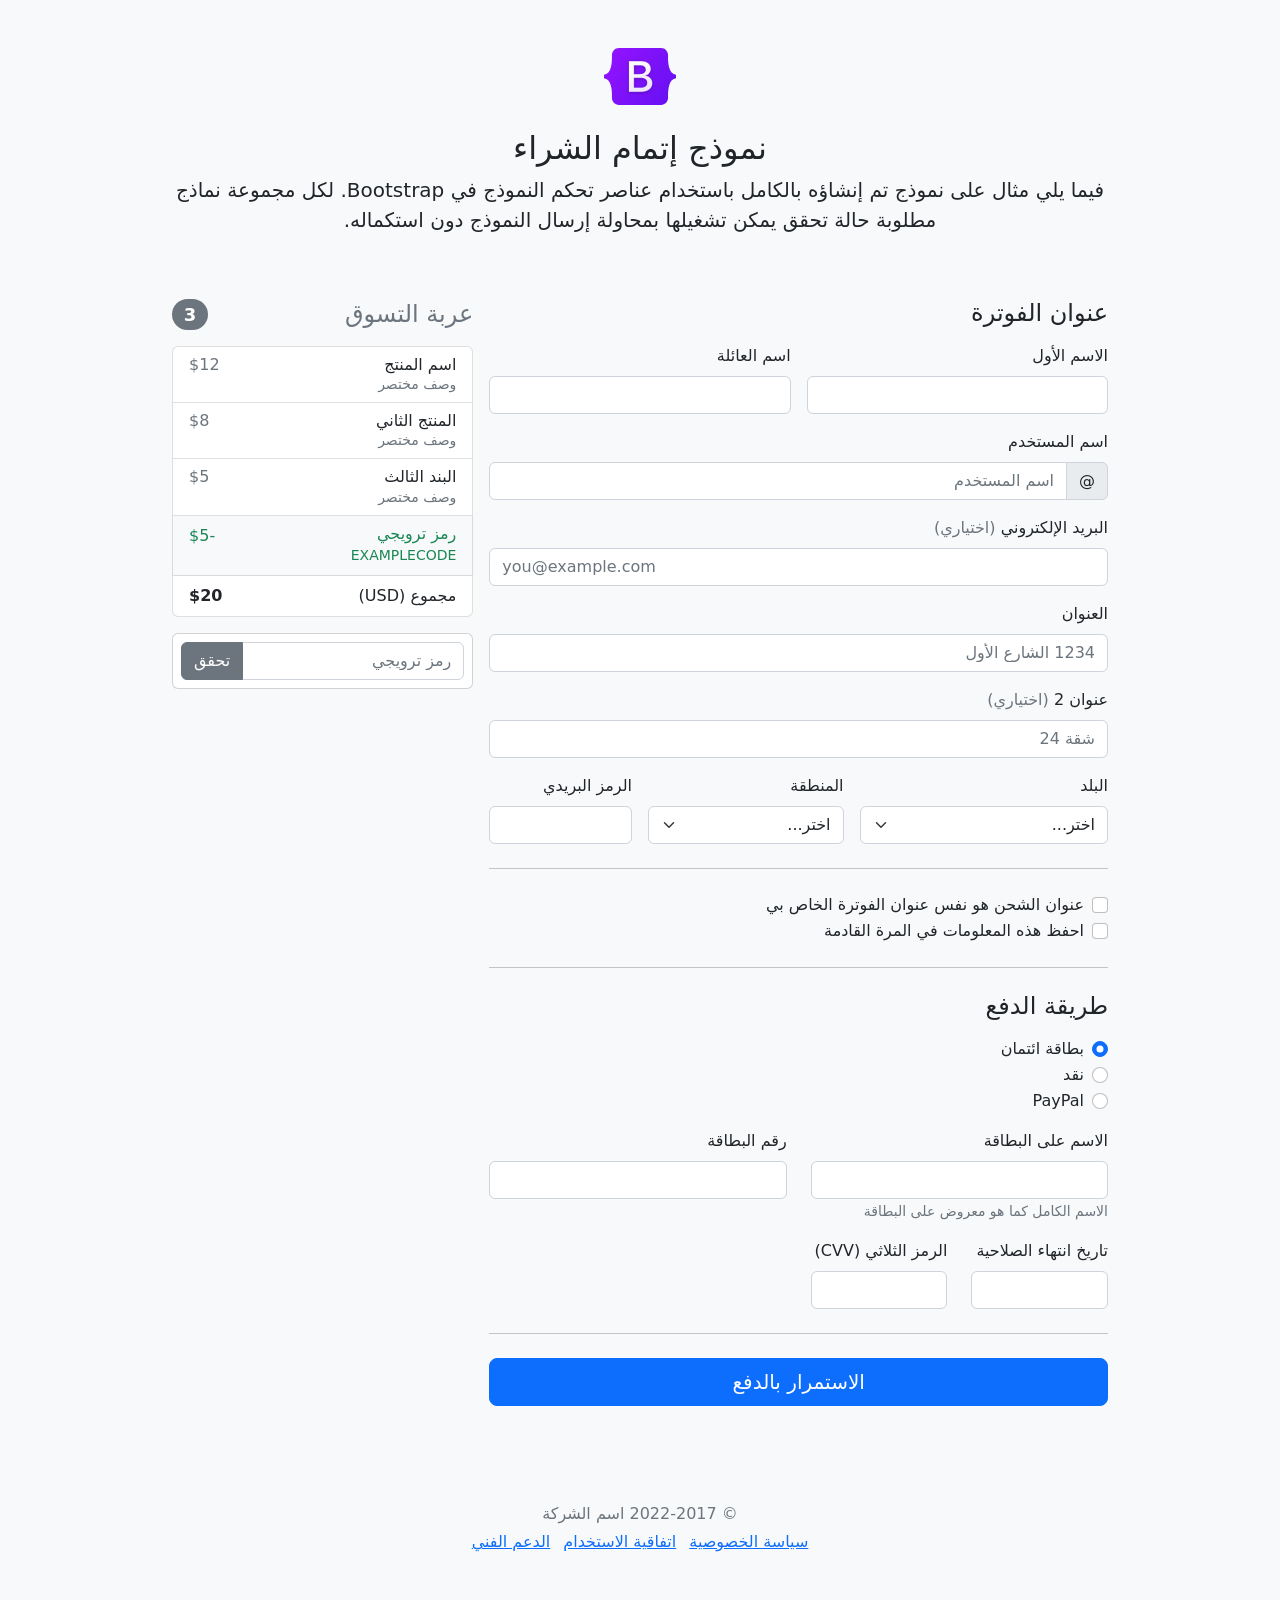
<file: Academy-Cinemas/bootstrap-5.2.3-examples/checkout-rtl/index.html>
<!doctype html>
<html lang="ar" dir="rtl">
  <head>
    <meta charset="utf-8">
    <meta name="viewport" content="width=device-width, initial-scale=1">
    <meta name="description" content="">
    <meta name="author" content="Mark Otto, Jacob Thornton, and Bootstrap contributors">
    <meta name="generator" content="Hugo 0.104.2">
    <title>مثال إتمام الشراء · Bootstrap v5.2</title>

    <link rel="canonical" href="https://getbootstrap.com/docs/5.2/examples/checkout-rtl/">

    

    

<link href="../assets/dist/css/bootstrap.rtl.min.css" rel="stylesheet">

    <style>
      .bd-placeholder-img {
        font-size: 1.125rem;
        text-anchor: middle;
        -webkit-user-select: none;
        -moz-user-select: none;
        user-select: none;
      }

      @media (min-width: 768px) {
        .bd-placeholder-img-lg {
          font-size: 3.5rem;
        }
      }

      .b-example-divider {
        height: 3rem;
        background-color: rgba(0, 0, 0, .1);
        border: solid rgba(0, 0, 0, .15);
        border-width: 1px 0;
        box-shadow: inset 0 .5em 1.5em rgba(0, 0, 0, .1), inset 0 .125em .5em rgba(0, 0, 0, .15);
      }

      .b-example-vr {
        flex-shrink: 0;
        width: 1.5rem;
        height: 100vh;
      }

      .bi {
        vertical-align: -.125em;
        fill: currentColor;
      }

      .nav-scroller {
        position: relative;
        z-index: 2;
        height: 2.75rem;
        overflow-y: hidden;
      }

      .nav-scroller .nav {
        display: flex;
        flex-wrap: nowrap;
        padding-bottom: 1rem;
        margin-top: -1px;
        overflow-x: auto;
        text-align: center;
        white-space: nowrap;
        -webkit-overflow-scrolling: touch;
      }
    </style>

    
    <!-- Custom styles for this template -->
    <link href="../checkout/form-validation.css" rel="stylesheet">
  </head>
  <body class="bg-light">
    
<div class="container">
  <main>
    <div class="py-5 text-center">
      <img class="d-block mx-auto mb-4" src="../assets/brand/bootstrap-logo.svg" alt="" width="72" height="57">
      <h2>نموذج إتمام الشراء</h2>
      <p class="lead">فيما يلي مثال على نموذج تم إنشاؤه بالكامل باستخدام عناصر تحكم النموذج في Bootstrap. لكل مجموعة نماذج مطلوبة حالة تحقق يمكن تشغيلها بمحاولة إرسال النموذج دون استكماله.</p>
    </div>

    <div class="row g-3">
      <div class="col-md-5 col-lg-4 order-md-last">
        <h4 class="d-flex justify-content-between align-items-center mb-3">
          <span class="text-muted">عربة التسوق</span>
          <span class="badge bg-secondary rounded-pill">3</span>
        </h4>
        <ul class="list-group mb-3">
          <li class="list-group-item d-flex justify-content-between lh-sm">
            <div>
              <h6 class="my-0">اسم المنتج</h6>
              <small class="text-muted">وصف مختصر</small>
            </div>
            <span class="text-muted">$12</span>
          </li>
          <li class="list-group-item d-flex justify-content-between lh-sm">
            <div>
              <h6 class="my-0">المنتج الثاني</h6>
              <small class="text-muted">وصف مختصر</small>
            </div>
            <span class="text-muted">$8</span>
          </li>
          <li class="list-group-item d-flex justify-content-between lh-sm">
            <div>
              <h6 class="my-0">البند الثالث</h6>
              <small class="text-muted">وصف مختصر</small>
            </div>
            <span class="text-muted">$5</span>
          </li>
          <li class="list-group-item d-flex justify-content-between bg-light">
            <div class="text-success">
              <h6 class="my-0">رمز ترويجي</h6>
              <small>EXAMPLECODE</small>
            </div>
            <span class="text-success">-$5</span>
          </li>
          <li class="list-group-item d-flex justify-content-between">
            <span>مجموع (USD)</span>
            <strong>$20</strong>
          </li>
        </ul>

        <form class="card p-2">
          <div class="input-group">
            <input type="text" class="form-control" placeholder="رمز ترويجي">
            <button type="submit" class="btn btn-secondary">تحقق</button>
          </div>
        </form>
      </div>
      <div class="col-md-7 col-lg-8">
        <h4 class="mb-3">عنوان الفوترة</h4>
        <form class="needs-validation" novalidate>
          <div class="row g-3">
            <div class="col-sm-6">
              <label for="firstName" class="form-label">الاسم الأول</label>
              <input type="text" class="form-control" id="firstName" placeholder="" value="" required>
              <div class="invalid-feedback">
                يرجى إدخال اسم أول صحيح.
              </div>
            </div>

            <div class="col-sm-6">
              <label for="lastName" class="form-label">اسم العائلة</label>
              <input type="text" class="form-control" id="lastName" placeholder="" value="" required>
              <div class="invalid-feedback">
                يرجى إدخال اسم عائلة صحيح.
              </div>
            </div>

            <div class="col-12">
              <label for="username" class="form-label">اسم المستخدم</label>
              <div class="input-group has-validation">
                <span class="input-group-text">@</span>
                <input type="text" class="form-control" id="username" placeholder="اسم المستخدم" required>
              <div class="invalid-feedback">
                اسم المستخدم الخاص بك مطلوب.
                </div>
              </div>
            </div>

            <div class="col-12">
              <label for="email" class="form-label">البريد الإلكتروني <span class="text-muted">(اختياري)</span></label>
              <input type="email" class="form-control" id="email" placeholder="you@example.com">
              <div class="invalid-feedback">
                يرجى إدخال عنوان بريد إلكتروني صحيح لتصلكم تحديثات الشحن.
              </div>
            </div>

            <div class="col-12">
              <label for="address" class="form-label">العنوان</label>
              <input type="text" class="form-control" id="address" placeholder="1234 الشارع الأول" required>
              <div class="invalid-feedback">
                يرجى إدخال عنوان الشحن الخاص بك.
              </div>
            </div>

            <div class="col-12">
              <label for="address2" class="form-label">عنوان 2 <span class="text-muted">(اختياري)</span></label>
              <input type="text" class="form-control" id="address2" placeholder="شقة 24">
            </div>

            <div class="col-md-5">
              <label for="country" class="form-label">البلد</label>
              <select class="form-select" id="country" required>
                <option value="">اختر...</option>
                <option>الولايات المتحدة الأمريكية</option>
              </select>
              <div class="invalid-feedback">
                يرجى اختيار بلد صحيح.
              </div>
            </div>

            <div class="col-md-4">
              <label for="state" class="form-label">المنطقة</label>
              <select class="form-select" id="state" required>
                <option value="">اختر...</option>
                <option>كاليفورنيا</option>
              </select>
              <div class="invalid-feedback">
                يرجى اختيار اسم منطقة صحيح.
              </div>
            </div>

            <div class="col-md-3">
              <label for="zip" class="form-label">الرمز البريدي</label>
              <input type="text" class="form-control" id="zip" placeholder="" required>
              <div class="invalid-feedback">
                الرمز البريدي مطلوب.
              </div>
            </div>
          </div>

          <hr class="my-4">

          <div class="form-check">
            <input type="checkbox" class="form-check-input" id="same-address">
            <label class="form-check-label" for="same-address">عنوان الشحن هو نفس عنوان الفوترة الخاص بي</label>
          </div>

          <div class="form-check">
            <input type="checkbox" class="form-check-input" id="save-info">
            <label class="form-check-label" for="save-info">احفظ هذه المعلومات في المرة القادمة</label>
          </div>

          <hr class="my-4">

          <h4 class="mb-3">طريقة الدفع</h4>

          <div class="my-3">
            <div class="form-check">
              <input id="credit" name="paymentMethod" type="radio" class="form-check-input" checked required>
              <label class="form-check-label" for="credit">بطاقة ائتمان</label>
            </div>
            <div class="form-check">
              <input id="cash" name="paymentMethod" type="radio" class="form-check-input" required>
              <label class="form-check-label" for="cash">نقد</label>
            </div>
            <div class="form-check">
              <input id="paypal" name="paymentMethod" type="radio" class="form-check-input" required>
              <label class="form-check-label" for="paypal">PayPal</label>
            </div>
          </div>

          <div class="row gy-3">
            <div class="col-md-6">
              <label for="cc-name" class="form-label">الاسم على البطاقة</label>
              <input type="text" class="form-control" id="cc-name" placeholder="" required>
              <small class="text-muted">الاسم الكامل كما هو معروض على البطاقة</small>
              <div class="invalid-feedback">
                الاسم على البطاقة مطلوب
              </div>
            </div>

            <div class="col-md-6">
              <label for="cc-number" class="form-label">رقم البطاقة</label>
              <input type="text" class="form-control" id="cc-number" placeholder="" required>
              <div class="invalid-feedback">
                رقم بطاقة الائتمان مطلوب
              </div>
            </div>

            <div class="col-md-3">
              <label for="cc-expiration" class="form-label">تاريخ انتهاء الصلاحية</label>
              <input type="text" class="form-control" id="cc-expiration" placeholder="" required>
              <div class="invalid-feedback">
                تاريخ انتهاء الصلاحية مطلوب
              </div>
            </div>

            <div class="col-md-3">
              <label for="cc-cvv" class="form-label">الرمز الثلاثي (CVV)</label>
              <input type="text" class="form-control" id="cc-cvv" placeholder="" required>
              <div class="invalid-feedback">
                رمز الحماية مطلوب
              </div>
            </div>
          </div>

          <hr class="my-4">

          <button class="w-100 btn btn-primary btn-lg" type="submit">الاستمرار بالدفع</button>
        </form>
      </div>
    </div>
  </main>
  <footer class="my-5 pt-5 text-muted text-center text-small">
    <p class="mb-1">&copy; 2022-2017 اسم الشركة</p>
    <ul class="list-inline">
      <li class="list-inline-item"><a href="#">سياسة الخصوصية</a></li>
      <li class="list-inline-item"><a href="#">اتفاقية الاستخدام</a></li>
      <li class="list-inline-item"><a href="#">الدعم الفني</a></li>
    </ul>
  </footer>
</div>


    <script src="../assets/dist/js/bootstrap.bundle.min.js"></script>

      <script src="../checkout/form-validation.js"></script>
  </body>
</html>
</file>
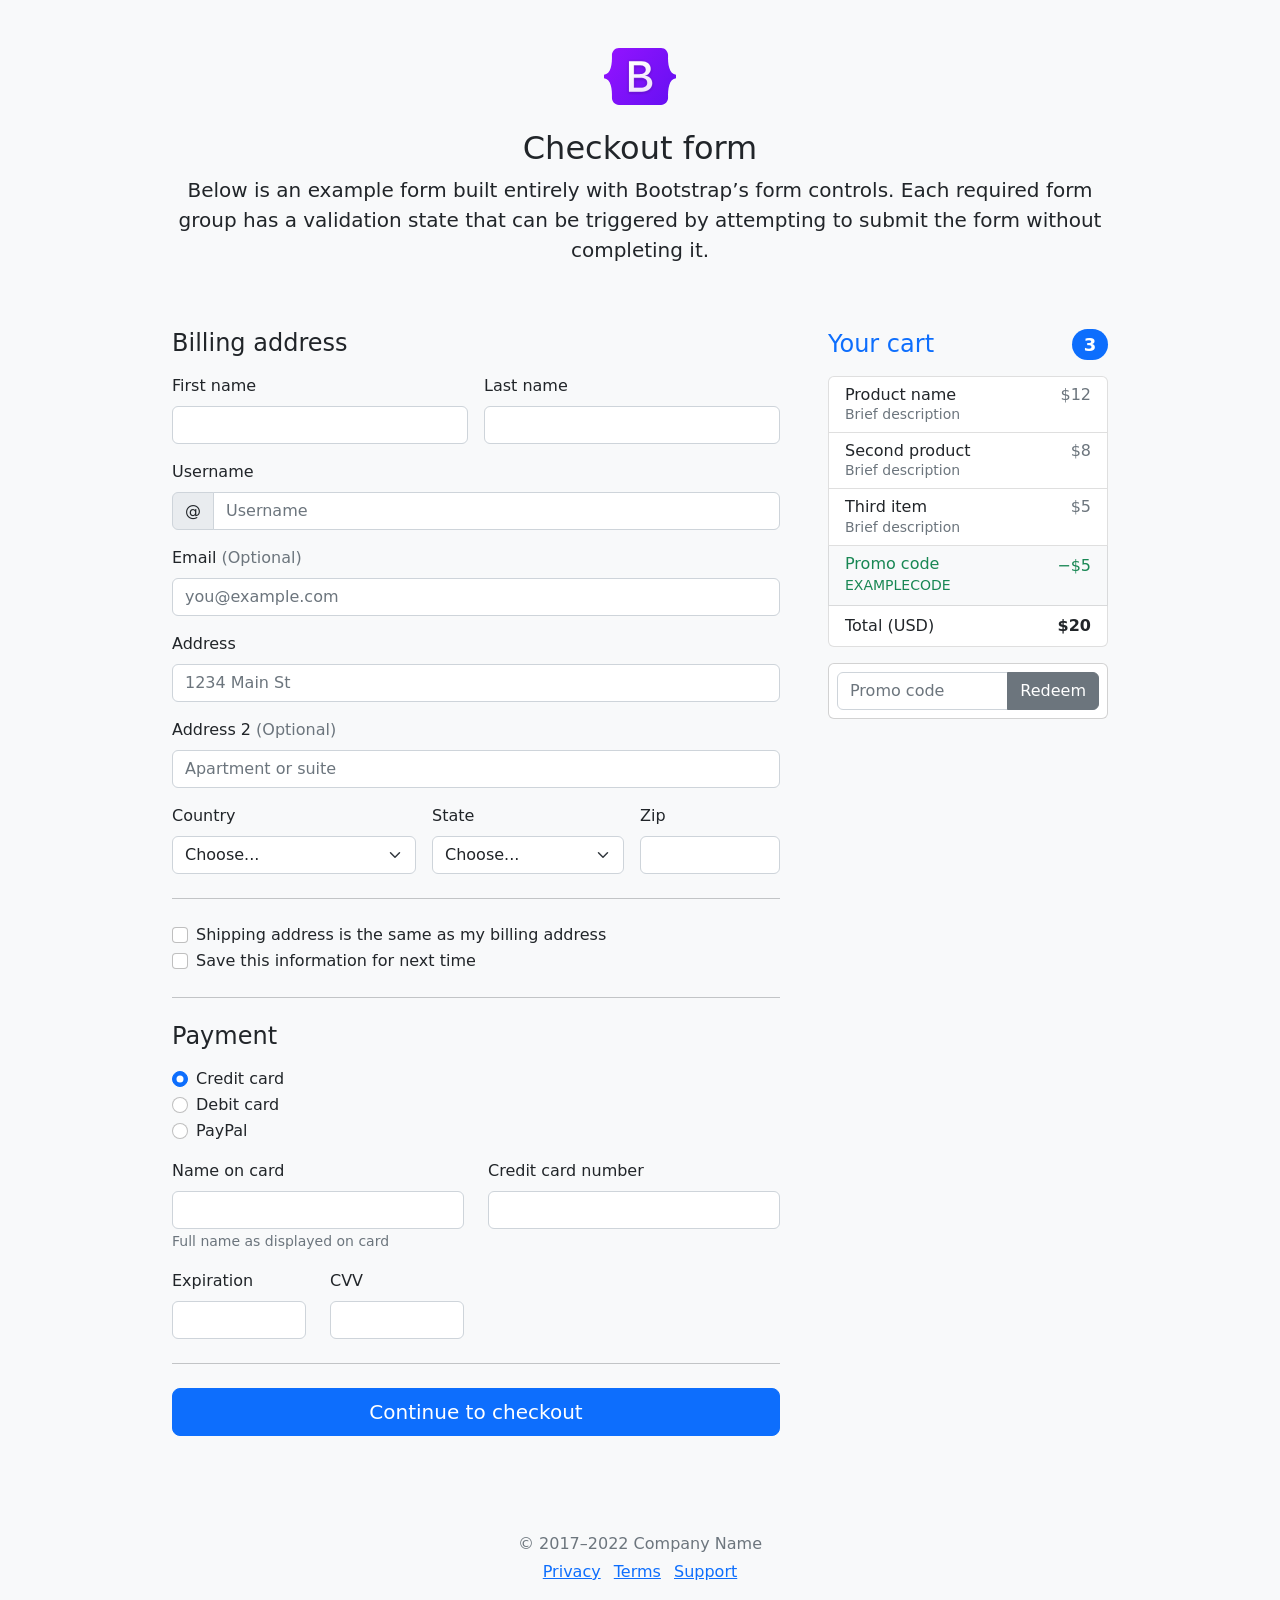
<file: Academy-Cinemas/bootstrap-5.2.3-examples/checkout/index.html>
<!doctype html>
<html lang="en">
  <head>
    <meta charset="utf-8">
    <meta name="viewport" content="width=device-width, initial-scale=1">
    <meta name="description" content="">
    <meta name="author" content="Mark Otto, Jacob Thornton, and Bootstrap contributors">
    <meta name="generator" content="Hugo 0.104.2">
    <title>Checkout example · Bootstrap v5.2</title>

    <link rel="canonical" href="https://getbootstrap.com/docs/5.2/examples/checkout/">

    

    

<link href="../assets/dist/css/bootstrap.min.css" rel="stylesheet">

    <style>
      .bd-placeholder-img {
        font-size: 1.125rem;
        text-anchor: middle;
        -webkit-user-select: none;
        -moz-user-select: none;
        user-select: none;
      }

      @media (min-width: 768px) {
        .bd-placeholder-img-lg {
          font-size: 3.5rem;
        }
      }

      .b-example-divider {
        height: 3rem;
        background-color: rgba(0, 0, 0, .1);
        border: solid rgba(0, 0, 0, .15);
        border-width: 1px 0;
        box-shadow: inset 0 .5em 1.5em rgba(0, 0, 0, .1), inset 0 .125em .5em rgba(0, 0, 0, .15);
      }

      .b-example-vr {
        flex-shrink: 0;
        width: 1.5rem;
        height: 100vh;
      }

      .bi {
        vertical-align: -.125em;
        fill: currentColor;
      }

      .nav-scroller {
        position: relative;
        z-index: 2;
        height: 2.75rem;
        overflow-y: hidden;
      }

      .nav-scroller .nav {
        display: flex;
        flex-wrap: nowrap;
        padding-bottom: 1rem;
        margin-top: -1px;
        overflow-x: auto;
        text-align: center;
        white-space: nowrap;
        -webkit-overflow-scrolling: touch;
      }
    </style>

    
    <!-- Custom styles for this template -->
    <link href="form-validation.css" rel="stylesheet">
  </head>
  <body class="bg-light">
    
<div class="container">
  <main>
    <div class="py-5 text-center">
      <img class="d-block mx-auto mb-4" src="../assets/brand/bootstrap-logo.svg" alt="" width="72" height="57">
      <h2>Checkout form</h2>
      <p class="lead">Below is an example form built entirely with Bootstrap’s form controls. Each required form group has a validation state that can be triggered by attempting to submit the form without completing it.</p>
    </div>

    <div class="row g-5">
      <div class="col-md-5 col-lg-4 order-md-last">
        <h4 class="d-flex justify-content-between align-items-center mb-3">
          <span class="text-primary">Your cart</span>
          <span class="badge bg-primary rounded-pill">3</span>
        </h4>
        <ul class="list-group mb-3">
          <li class="list-group-item d-flex justify-content-between lh-sm">
            <div>
              <h6 class="my-0">Product name</h6>
              <small class="text-muted">Brief description</small>
            </div>
            <span class="text-muted">$12</span>
          </li>
          <li class="list-group-item d-flex justify-content-between lh-sm">
            <div>
              <h6 class="my-0">Second product</h6>
              <small class="text-muted">Brief description</small>
            </div>
            <span class="text-muted">$8</span>
          </li>
          <li class="list-group-item d-flex justify-content-between lh-sm">
            <div>
              <h6 class="my-0">Third item</h6>
              <small class="text-muted">Brief description</small>
            </div>
            <span class="text-muted">$5</span>
          </li>
          <li class="list-group-item d-flex justify-content-between bg-light">
            <div class="text-success">
              <h6 class="my-0">Promo code</h6>
              <small>EXAMPLECODE</small>
            </div>
            <span class="text-success">−$5</span>
          </li>
          <li class="list-group-item d-flex justify-content-between">
            <span>Total (USD)</span>
            <strong>$20</strong>
          </li>
        </ul>

        <form class="card p-2">
          <div class="input-group">
            <input type="text" class="form-control" placeholder="Promo code">
            <button type="submit" class="btn btn-secondary">Redeem</button>
          </div>
        </form>
      </div>
      <div class="col-md-7 col-lg-8">
        <h4 class="mb-3">Billing address</h4>
        <form class="needs-validation" novalidate>
          <div class="row g-3">
            <div class="col-sm-6">
              <label for="firstName" class="form-label">First name</label>
              <input type="text" class="form-control" id="firstName" placeholder="" value="" required>
              <div class="invalid-feedback">
                Valid first name is required.
              </div>
            </div>

            <div class="col-sm-6">
              <label for="lastName" class="form-label">Last name</label>
              <input type="text" class="form-control" id="lastName" placeholder="" value="" required>
              <div class="invalid-feedback">
                Valid last name is required.
              </div>
            </div>

            <div class="col-12">
              <label for="username" class="form-label">Username</label>
              <div class="input-group has-validation">
                <span class="input-group-text">@</span>
                <input type="text" class="form-control" id="username" placeholder="Username" required>
              <div class="invalid-feedback">
                  Your username is required.
                </div>
              </div>
            </div>

            <div class="col-12">
              <label for="email" class="form-label">Email <span class="text-muted">(Optional)</span></label>
              <input type="email" class="form-control" id="email" placeholder="you@example.com">
              <div class="invalid-feedback">
                Please enter a valid email address for shipping updates.
              </div>
            </div>

            <div class="col-12">
              <label for="address" class="form-label">Address</label>
              <input type="text" class="form-control" id="address" placeholder="1234 Main St" required>
              <div class="invalid-feedback">
                Please enter your shipping address.
              </div>
            </div>

            <div class="col-12">
              <label for="address2" class="form-label">Address 2 <span class="text-muted">(Optional)</span></label>
              <input type="text" class="form-control" id="address2" placeholder="Apartment or suite">
            </div>

            <div class="col-md-5">
              <label for="country" class="form-label">Country</label>
              <select class="form-select" id="country" required>
                <option value="">Choose...</option>
                <option>United States</option>
              </select>
              <div class="invalid-feedback">
                Please select a valid country.
              </div>
            </div>

            <div class="col-md-4">
              <label for="state" class="form-label">State</label>
              <select class="form-select" id="state" required>
                <option value="">Choose...</option>
                <option>California</option>
              </select>
              <div class="invalid-feedback">
                Please provide a valid state.
              </div>
            </div>

            <div class="col-md-3">
              <label for="zip" class="form-label">Zip</label>
              <input type="text" class="form-control" id="zip" placeholder="" required>
              <div class="invalid-feedback">
                Zip code required.
              </div>
            </div>
          </div>

          <hr class="my-4">

          <div class="form-check">
            <input type="checkbox" class="form-check-input" id="same-address">
            <label class="form-check-label" for="same-address">Shipping address is the same as my billing address</label>
          </div>

          <div class="form-check">
            <input type="checkbox" class="form-check-input" id="save-info">
            <label class="form-check-label" for="save-info">Save this information for next time</label>
          </div>

          <hr class="my-4">

          <h4 class="mb-3">Payment</h4>

          <div class="my-3">
            <div class="form-check">
              <input id="credit" name="paymentMethod" type="radio" class="form-check-input" checked required>
              <label class="form-check-label" for="credit">Credit card</label>
            </div>
            <div class="form-check">
              <input id="debit" name="paymentMethod" type="radio" class="form-check-input" required>
              <label class="form-check-label" for="debit">Debit card</label>
            </div>
            <div class="form-check">
              <input id="paypal" name="paymentMethod" type="radio" class="form-check-input" required>
              <label class="form-check-label" for="paypal">PayPal</label>
            </div>
          </div>

          <div class="row gy-3">
            <div class="col-md-6">
              <label for="cc-name" class="form-label">Name on card</label>
              <input type="text" class="form-control" id="cc-name" placeholder="" required>
              <small class="text-muted">Full name as displayed on card</small>
              <div class="invalid-feedback">
                Name on card is required
              </div>
            </div>

            <div class="col-md-6">
              <label for="cc-number" class="form-label">Credit card number</label>
              <input type="text" class="form-control" id="cc-number" placeholder="" required>
              <div class="invalid-feedback">
                Credit card number is required
              </div>
            </div>

            <div class="col-md-3">
              <label for="cc-expiration" class="form-label">Expiration</label>
              <input type="text" class="form-control" id="cc-expiration" placeholder="" required>
              <div class="invalid-feedback">
                Expiration date required
              </div>
            </div>

            <div class="col-md-3">
              <label for="cc-cvv" class="form-label">CVV</label>
              <input type="text" class="form-control" id="cc-cvv" placeholder="" required>
              <div class="invalid-feedback">
                Security code required
              </div>
            </div>
          </div>

          <hr class="my-4">

          <button class="w-100 btn btn-primary btn-lg" type="submit">Continue to checkout</button>
        </form>
      </div>
    </div>
  </main>

  <footer class="my-5 pt-5 text-muted text-center text-small">
    <p class="mb-1">&copy; 2017–2022 Company Name</p>
    <ul class="list-inline">
      <li class="list-inline-item"><a href="#">Privacy</a></li>
      <li class="list-inline-item"><a href="#">Terms</a></li>
      <li class="list-inline-item"><a href="#">Support</a></li>
    </ul>
  </footer>
</div>


    <script src="../assets/dist/js/bootstrap.bundle.min.js"></script>

      <script src="form-validation.js"></script>
  </body>
</html>
</file>
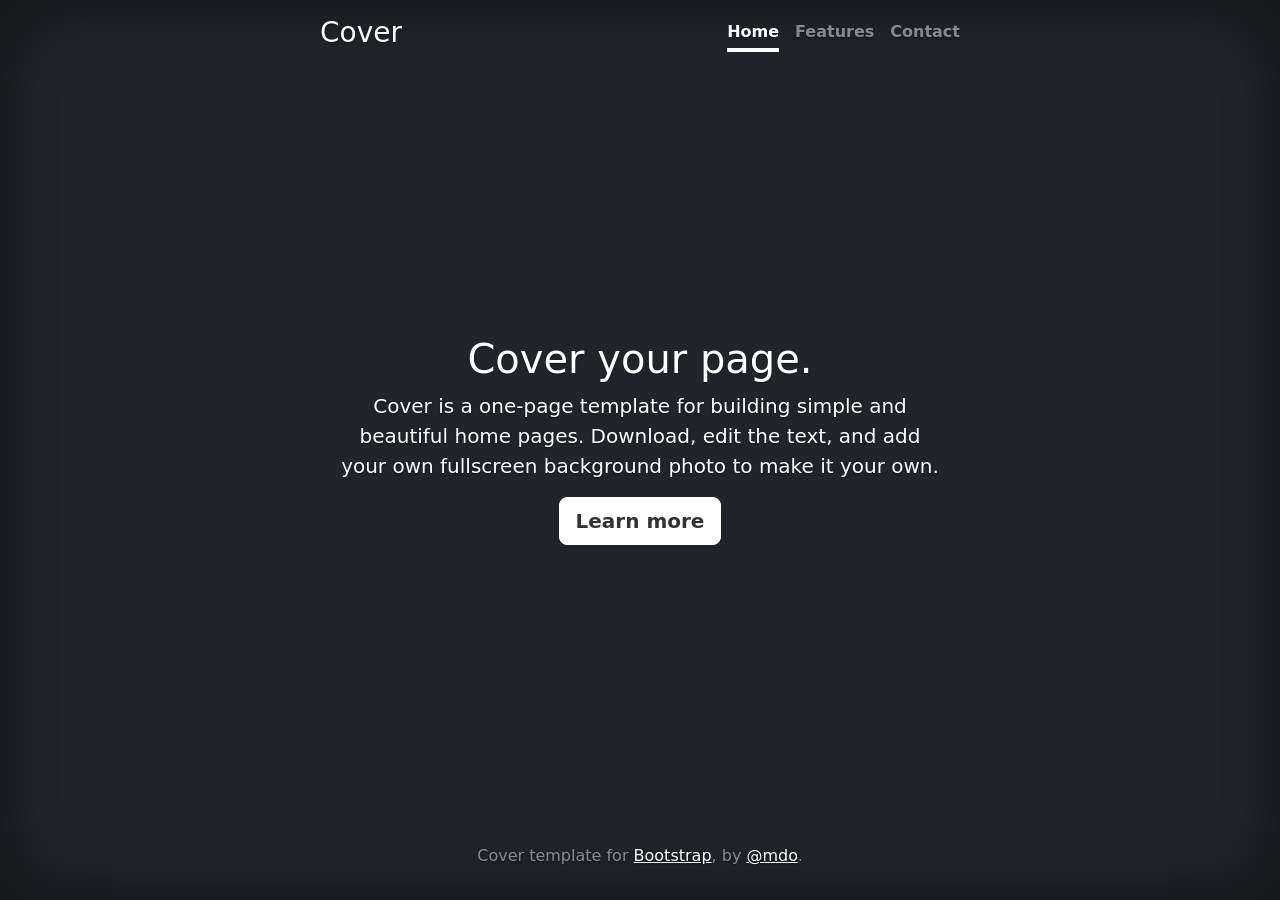
<file: Academy-Cinemas/bootstrap-5.2.3-examples/cover/index.html>
<!doctype html>
<html lang="en" class="h-100">
  <head>
    <meta charset="utf-8">
    <meta name="viewport" content="width=device-width, initial-scale=1">
    <meta name="description" content="">
    <meta name="author" content="Mark Otto, Jacob Thornton, and Bootstrap contributors">
    <meta name="generator" content="Hugo 0.104.2">
    <title>Cover Template · Bootstrap v5.2</title>

    <link rel="canonical" href="https://getbootstrap.com/docs/5.2/examples/cover/">

    

    

<link href="../assets/dist/css/bootstrap.min.css" rel="stylesheet">

    <style>
      .bd-placeholder-img {
        font-size: 1.125rem;
        text-anchor: middle;
        -webkit-user-select: none;
        -moz-user-select: none;
        user-select: none;
      }

      @media (min-width: 768px) {
        .bd-placeholder-img-lg {
          font-size: 3.5rem;
        }
      }

      .b-example-divider {
        height: 3rem;
        background-color: rgba(0, 0, 0, .1);
        border: solid rgba(0, 0, 0, .15);
        border-width: 1px 0;
        box-shadow: inset 0 .5em 1.5em rgba(0, 0, 0, .1), inset 0 .125em .5em rgba(0, 0, 0, .15);
      }

      .b-example-vr {
        flex-shrink: 0;
        width: 1.5rem;
        height: 100vh;
      }

      .bi {
        vertical-align: -.125em;
        fill: currentColor;
      }

      .nav-scroller {
        position: relative;
        z-index: 2;
        height: 2.75rem;
        overflow-y: hidden;
      }

      .nav-scroller .nav {
        display: flex;
        flex-wrap: nowrap;
        padding-bottom: 1rem;
        margin-top: -1px;
        overflow-x: auto;
        text-align: center;
        white-space: nowrap;
        -webkit-overflow-scrolling: touch;
      }
    </style>

    
    <!-- Custom styles for this template -->
    <link href="cover.css" rel="stylesheet">
  </head>
  <body class="d-flex h-100 text-center text-bg-dark">
    
<div class="cover-container d-flex w-100 h-100 p-3 mx-auto flex-column">
  <header class="mb-auto">
    <div>
      <h3 class="float-md-start mb-0">Cover</h3>
      <nav class="nav nav-masthead justify-content-center float-md-end">
        <a class="nav-link fw-bold py-1 px-0 active" aria-current="page" href="#">Home</a>
        <a class="nav-link fw-bold py-1 px-0" href="#">Features</a>
        <a class="nav-link fw-bold py-1 px-0" href="#">Contact</a>
      </nav>
    </div>
  </header>

  <main class="px-3">
    <h1>Cover your page.</h1>
    <p class="lead">Cover is a one-page template for building simple and beautiful home pages. Download, edit the text, and add your own fullscreen background photo to make it your own.</p>
    <p class="lead">
      <a href="#" class="btn btn-lg btn-secondary fw-bold border-white bg-white">Learn more</a>
    </p>
  </main>

  <footer class="mt-auto text-white-50">
    <p>Cover template for <a href="https://getbootstrap.com/" class="text-white">Bootstrap</a>, by <a href="https://twitter.com/mdo" class="text-white">@mdo</a>.</p>
  </footer>
</div>


    
  </body>
</html>
</file>
<file: Academy-Cinemas/css/custom.css>
/*Font Passion One from fonts.google.com*/
@import url('https://fonts.googleapis.com/css2?family=Passion+One&display=swap');
/*Font Yesteryear from fonts.google.com*/
@import url('https://fonts.googleapis.com/css2?family=Passion+One&family=Yesteryear&display=swap');
/*Creates global CSS variable that can be reused throughout the file*/
:root{
    --main-color: rgb(126, 133, 130);
    --main-color-accent: rgb(237, 192, 3);
    --main-color-transparent: rgba(126,133,130,0.8);
    --secondary-color: rgba(128, 0 ,0, 0.9);
    --accent-color: rgb(36, 36, 36);
    --accent-text-color: rgb(255, 255, 255);
    --main-font-family: 'Passion One', cursive;
    --secondary-font-family:"Yesteryear", cursive;
}

html{
    scroll-padding-top: 100px;
}

body{
    background-image: url(../images/theater-curtains.jpg);
    background-size: 100% 120%;
    background-attachment: fixed;
    overflow-x: hidden;
}

/*NAVBAR*/

.navbar{
    background-color: var(--secondary-color);
    border-bottom: 5px solid rgb(98, 0, 0);
    height: 100px;
}

.navbar-nav .nav-link, .navbar-nav a{
    color: var(--main-color-accent);
    font-size: 30px;
    font-weight: bold;
}
/*Affects the title in the navbar Academy Cinemas*/
.navbar-brand{
    color: var(--main-color-accent);
    font-family: var(--main-font-family);
    font-size: 45px;
    padding-left: 30px;
}

/*Mobile Menu*/
.navbar-toggler{
    border: none;
    transition: 0.5s ease;
}

.navbar-toggler:focus{
    box-shadow: 0 0 0 var(--bs-nabar-toggler-focus-width) rgb(98, 0, 0);
    transition: 0.5s ease;
}

.navbar-toggler-icon{
    background-image: url("data:image/svg+xml,%3csvg xmlns='http://www.w3.org/2000/svg' viewBox='0 0 30 30'%3e%3cpath stroke='rgb%28237, 192, 3%29' stroke-linecap='round' stroke-miterlimit='10' stroke-width='2' d='M4 7h22M4 15h22M4 23h22'/%3e%3c/svg%3e");
}

/*HEADER IMAGE*/
#header-image{
    padding-top: 150px;
}

/*GENERAL STYLING*/

h1, h3, h4, h5, p{
    cursor: default;
}
h1{
    font-family: var(--main-font-family);
    color: var(--main-color-accent);
    text-shadow: 0 0 10px rgb(0, 0, 0);
    text-align: center;
    font-size: 100px;
}

h3{
    font-family: var(--main-font-family);
    font-size: 50px;
}

h4{
    font-family: var(--secondary-font-family);
    font-size: 25px;
}

h5{
    font-size: 30px;
    font-family: var(--main-font-family);
    
}

b{
    font-weight: 600;
}

html{
    scroll-padding-top: 300px;
}
img{
    border-radius: 5px;
    
}
/*MOVIE CARDS*/
.container{
    padding: 100px;
}

.card{
    border: 5px solid var(--main-color);
    border-radius: 5px;
    background-color: rgba(255, 255, 255, 0.9);
}

.card-body{
    padding-top: 30px;
    padding-left: 20px;
}

.spacer{
    padding-top: 50px;
}

/*BUTTONS*/
/*Creates the main styling for buttons that contain the Bootstrap .btn class*/
.btn{
    background-color: var(--main-color);
    border-radius: 20px;
    margin-top: 5px;
    margin-bottom: 10px;
    padding-top: 10px;
    color: var(--accent-color);
    font-family: var(--main-font-family);
    font-size: 18px;
}

.btn:focus{
    border-color: transparent; /*Overrides Bootstraps dark border when the user clicks on the button*/
    background-color: var(--accent-color);
    color: var(--accent-text-color);
}

.btn:hover{
    border-color: transparent;
    background-color: var(--main-color);
    color: var(--accent-text-color);
}

.yellow-btn{
    background-color: var(--main-color-accent);
    padding: 20px;
    border-radius: 40px;
    font-size: 25px;
    color: var(--accent-color);
    width: 150px;
    margin-top: 20px;
    margin-bottom: 40px;
}

.yellow-btn:hover, .yellow-btn:focus{
    background-color: var(--main-color-accent);
    color: var(--accent-text-color);

}


/*TICKETS CARDS*/
/*Specificaly styles the card class within the element containing the tickets id*/
#tickets .card{
    padding: 40px;
    height: 250px;
    margin-right: 20px;
    background-color: white;
}

.form-select{
    font-family: var(--main-font-family);
    font-size: 20px;
    border: 3px solid var(--main-color);
    transition: border-color 0.5s ease-in;
}

.form-select:focus{
    border-color: var(--secondary-color);
    box-shadow: none;
    transition: 0.5s ease-in;
}

/*Select number of tickets input*/
input[type="number"]{
    width: 70px;
    padding: 5px;
    border: 3px solid var(--main-font-family);
    border-radius: 5px;
    font-family: var(--main-font-family);
    font-size: 20px;
    transition: bordor-color 0.5s ease-in;
}

input[type="number"]:focus{
    border: 3px solid var(--secondary-color);
    transition: 0.5s ease-in;
    outline: 0;
}

/*CONTACT FORM*/
.form-control{
    border: 3px solid var(--main-color);
    transition: 1s ease;
}

.form-control:focus{
    color: #212529;
    border-color: var(--secondary-color);
    box-shadow: 0 0 0px .25rem var(--main-color);
}

#contact-submit{
    float: right;
}

/*FOOTER*/

footer{
    border-top: 5px solid var(--main-color);
    background-color: rgba(0, 0, 0, 0.6);
    margin: 0px -15px 0px -15px;
}

.footer-text{
    font-family: var(--main-font-family);
    color: var(--accent-text-color);
    font-size: 30px;
}

.footer-img{
    width: auto;
    height: 130px;
}
</file>
<file: Academy-Cinemas/css/custom-css-media.css>
@media screen and (min-width: 320px){
    h1{
        font-size: calc(50px + (100 - 50) * ((100vw - 320) / (1920 - 320)));
    }

    h4{font-size: calc(25px + (35 - 25) * ((100vw - 320) / (1920 - 320)));

    }

    .lead, .btn{
        font-size: calc(16px + (18 - 16) * ((100vw - 320) / (1920 - 320)));
    }

    .yellow-btn{
        font-size: calc(20px + (25 - 20) * ((100vw - 320) / (1920 - 320)));
    }
}

@media screen and (max-width: 990px){
    .navbar-collapse{
        background-color: var(--secondary-color);
        border-bottom: 5px solidrgb(98, 0, 0);
        margin-top: 14px;
        margin-left: -15px;
        margin-right: -15px;
    }
    
    .nav-link{
        margin-left: 20px;
    }

    .dropdown-item{
        text-align: left;
        padding-left: 60px;
    }
}

@media  screen and (max-width: 1200px){
    
    html{
        scroll-padding-top: 300px;
    }
    
    img{
        margin-bottom: 30px;
    }
    
    .container{
        padding: 50px;
    }
}
</file>
<file: Creating-CSS-Effects/css/style.css>
/*NAVBAR*/
.nav-bar{
    position: sticky;
    top:0;
    z-index: 4; /*Sets the position of the navbar in the stack layer so it is on top*/

}

ul{
    list-style-type: none; /*Removes the default bullet point styling on list tag elements*/
    background-color: #363636;
    margin: -10px -10px 0px -10px; /*Margin value order top, right, bottom and left*/
    overflow: hidden; /*Hides excess margin space expanding past the browser window edge and prevents a left to right scroll bar*/
    display: flex; /*Creates flex container so the elements will take up as much of the width that is available*/
    align-items: center;
}

a{
    display: block;
    font-family: calibri, sans-serif;
    font-size: 23px;
    font-weight: 600;
    color: white;
    text-decoration: none; /*Removes the default underline link text-decoration*/
    text-transform: uppercase; /*Transforms all text to uppercase regardless of the case that is typed in the HTML file*/
    width: 100px;
    padding: 30px;
    text-align: center;
    transition: background-color 0.4s ease-in;
}

/*NAVBAR ROLLOVER EFFECTS*/
a:hover, .drop:hover /*drop:hover triggers when any one of the links in the images list tag is being hovered over*/{
    background-color: rgb(228, 159,0);
    color: rgb(49, 49,49);
    box-shadow: 0px 8px 16px 0px rgba(0, 0, 0, 0.7);
    transition: background-color 0.3s ease-in;
}

/*Styles and hides the anchor links within the images link div tag*/
.rollover-menu{
    display: none;
    position: absolute;
    background-color: white;
    box-shadow: 0px 8px 16px 0px rgba(0, 0, 0, 0.2);
}
/*Displays anchor elements when the user hovers their mouse over the images link*/
.drop:hover .rollover-menu{
    display: block;
}

/*Specifically styles the anchor elements within the div tag that contains the rollover-menu class selector*/
.rollover-menu a{
    color: rgb(36, 36, 36);
}

/*Specifically styles the anchor elements within the div tag that contains the rollover-menu class selector when the hover effect is triggered*/
.rollover-menu a:hover{
    color: white;
}

/*Specifically styles the first anchor element child within the rollover-menu div tag*/
.rollover-menu a:hover:nth-child(1){
    background-color: rgb(117, 20, 20);
}

/*Specifically styles the second anchor element child within the rollover-menu div tag*/
.rollover-menu a:hover:nth-child(2){
    background-color: rgb(87, 7, 7);
}

/*Specifically styles the third anchor element child within the rollover-menu div tag*/
.rollover-menu a:hover:nth-child(3){
    background-color: rgb(48, 2, 2);
}

/*FOOTER*/
footer{
    background-color: #363636;
    margin: 30px -10px -10px -10px; /*Margin value order top, right, bottom, and left*/
    overflow: hidden; /*Hides excess margin space expanding past the browser window edge and prevents a left to right scroll bar*/
    height: 70px;
}

/*Styles the text in the footer*/
.footer-text{
    font-family: calibri, sans-serif;
    font-size: 23px;
    font-weight: 400;
    color: rgb(228, 159, 0);
    text-align: center;
}

/*IMAGES*/
img{
    width: 700px;
    height: 550px;
}

/*Creates a container for each image to be hel in*/
.image-container{
    display: flex;
    justify-content: center;
    padding-top: 120px;
}

/*Creates a uniform amount of space (as the other two images on the screen) from the navbar to the top of the image when the bookmark link is clicked on*/
#image3{
    padding-bottom: 170px;
}

/*IMAGE ONE*/
/*Overlays a dark grey color over the forst image*/
.overlay{
    position: absolute;
    width: 700px;
    height: 550px;
    background-color: rgb(90, 90, 90);
    opacity: 0;
    transition: 0.5s ease;

}

/*Triggers the hover effect of the overlay on Image 1 with a 60% opacity*/

.overlay:hover{
    opacity: 0.6;

}

/*IMAGE TWO*/
.zoom{
    transform: scale(1); /*Sets the base size of image 2 for a zoom in effect*/
    transition: 0.5s ease-out; /*Creates a smooth transition of the image zooming back to its original size*/
    z-index: 3; /*Sets image position in the stack layer behind navbar so zoom effect does not cover the navbar*/
    
}

/*Creates a zoom in effect on image 2*/
.zoom:hover{
    transform: scale(1.5); /*Scales image 2 to grow half its size*/
    transition: 0.5s ease-out;
}

/*IMAGE THREE*/
/*Creates the position of the animation burst and hides any overflow of the shape size going beyond the edges of image 3*/
.circle{
    position: relative;
    margin: 0px;
    overflow: hidden;
}

/*Sets up the burst animation shape and position before the hover effect is triggered*/

.circle::before{
    content: "";
    position: absolute;
    width: 0;
    height: 0;
    border-radius: 50%; /*Creates a circle/oval shape*/
    opacity: 0; /*Makes the shape invisible until the animation is triggered by a hover effect*/
    top: 50%;
    left: 50%; /*Top and left position the circle to the center of image3*/
    transform: translate(-50%, -50%); /*Allows the circle to evenly expand on all four sides of image 3*/
    animation: burst-reverse 1s;
}

/*Triggers the hover effect on the circle class selector::before*/
.circle:hover::before{
    animation: burst 1s;
    animation-fill-mode: forwards ;

}
/*Creates a growing circle effect*/
@keyframes burst{
    0% /*0% is the start of the animation*/{
        opacity: 0.2;
        background-color: rgb(224, 224,224);
    }
    100% /*100% is the end of the animation*/{
        opacity: 0.7;
        background-color: rgb(224, 224,224);
        width: 300%;
        height: 300%;

    }

}

/*Animation of the circle shrinkling back to the center of the image*/ 
@keyframes burst-reverse{
    0%{
        opacity: 0.7;
        background-color: rgb(224, 224,224);
        width: 300%;
        height: 300%;
    }
    100%{
        opacity: 0.2;
        background-color: rgb(224, 224,224);
    }
}
</file>
<file: Simple-Recipe/css/style.css>
/*Import link for the Josefin Slab font from fonts.google.com*/
@import url("https://fonts.googleapis.com/css2?family=Josefin+Slab&display=swap");
/*Import link for the Sacramento font from fonts.google.com*/
@import url("https://fonts.googleapis.com/css2?family=Sacramento&display=swap");

html {
    overflow-x: hidden; /*Prevents the browser from displaying a right to left
     scroll bar as a result of negative margin values*/
     scroll-behavior: smooth;
}

/*NAVBAR*/

.nav-bar {
    position: sticky; /*Creates a sticky element that stays in 
    the same spot in the browser screen*/
    top: 0; /*Tells the browser to stick the element at the top 
    of the page based on user scrolling*/
    z-index: 9; /*Sets the stack layer of the navbar to scroll over all elements*/
}

ul {
    display: flex; /*Creates a flex-container which will expand or shrink elements 
    to fill the space available to them and place the elements side by side horizontally*/
    list-style-type: none; /*Removes default styling for unordered list elements*/
    align-items: center;
    margin: -8px -8px 0px -8px; /*The margin order is top, right, bottom, and left. The negative 
    margins will stretch the background beyond the edge of the browser screen*/
    background-color: rgb(1, 128, 106);
    border-bottom: 5px solid rgb(247, 177, 188);
}

a {
    display: block;
    font-family: "Josefin Slab", serif;
    font-size: 25px;
    font-weight: 800;
    color: rgb(247, 177, 188);
    text-align: center;
    width: 100px;
    padding: 20px;
    text-decoration: none;
    transition: background-color 0.3s ease-in;
}

a:hover, .drop:hover a:only-of-type{
    background-color: rgb(149, 238, 223);
    color: white;
    box-shadow: 0px 8px 16px 0px rgba(0, 0, 0, 0.7);
    transition: background-color 0.3s ease-in;
}

.rollover-menu {
    display: none; /*Prevents the anchor links in this div from showing on 
    the web browser until otherwise specified*/
    position: absolute; /*Absolute will position the div element relative to 
    the position of its parent element*/
    background-color: white;
    box-shadow: 0px 8px 16px 0px rgba(0, 0, 0, 0.2);
}
/*Creates a trigger effect when the user hovers their mouse over 
    the Recipes link. The trigger will display all elements within the rollover-menu 
    class div element*/
.drop:hover .rollover-menu {
    display: block; 
}

.rollover-menu a {
    color: rgb(0, 80, 67);
}

.rollover-menu a:hover {
    color: white;
    box-shadow: 0px 8px 16px 0px rgba(90, 90, 90, 0.2);
}

.rollover-menu a:nth-child(1) {
    border-top: 5px solid rgb(238, 118, 136);
}

/*FOOTER*/
footer {
    align-items: center; /*Will align nested HTML elements in the center i.e. the table 
    data and paragraph elements in the footer tag*/
    margin: 0px -8px -8px -8px; /*Stretches the footer background beyond the browsers edge 
    leaving no white space*/
    background-color: rgb(1, 128, 106);
    border-top: 5px solid rgb(247, 177, 188);
    bottom: 0; /*Positions the footer at bottom of the screen*/
}

table {
    width: 100%; /*Will take up the full with the browser screen*/
}

td {
    width: 33%; /*Each table data item takes up 1/3 of the space available on the screen*/
}

td p {
    font-family: "Josefin Slab", serif; /*Font from fonts.google.com*/
    font-size: 20px;
    font-weight: 600;
    text-align: center;
    color: rgb(247, 177, 188);
}
</file>
<file: Academy-Cinemas/bootstrap-5.2.3-examples/blog/blog.rtl.css>
/* stylelint-disable selector-list-comma-newline-after */

.blog-header {
  border-bottom: 1px solid #e5e5e5;
}

.blog-header-logo {
  font-family: Amiri, Georgia, "Times New Roman", serif;
  font-size: 2.25rem;
}

.blog-header-logo:hover {
  text-decoration: none;
}

h1, h2, h3, h4, h5, h6 {
  font-family: Amiri, Georgia, "Times New Roman", serif;
}

.display-4 {
  font-size: 2.5rem;
}
@media (min-width: 768px) {
  .display-4 {
    font-size: 3rem;
  }
}

.flex-auto {
  flex: 0 0 auto;
}

.h-250 { height: 250px; }
@media (min-width: 768px) {
  .h-md-250 { height: 250px; }
}

/* Pagination */
.blog-pagination {
  margin-bottom: 4rem;
}

/*
 * Blog posts
 */
.blog-post {
  margin-bottom: 4rem;
}
.blog-post-title {
  font-size: 2.5rem;
}
.blog-post-meta {
  margin-bottom: 1.25rem;
  color: #727272;
}

/*
 * Footer
 */
.blog-footer {
  padding: 2.5rem 0;
  color: #727272;
  text-align: center;
  background-color: #f9f9f9;
  border-top: .05rem solid #e5e5e5;
}
.blog-footer p:last-child {
  margin-bottom: 0;
}
</file>
<file: Academy-Cinemas/bootstrap-5.2.3-examples/blog/blog.css>
/* stylelint-disable selector-list-comma-newline-after */

.blog-header {
  border-bottom: 1px solid #e5e5e5;
}

.blog-header-logo {
  font-family: "Playfair Display", Georgia, "Times New Roman", serif/*rtl:Amiri, Georgia, "Times New Roman", serif*/;
  font-size: 2.25rem;
}

.blog-header-logo:hover {
  text-decoration: none;
}

h1, h2, h3, h4, h5, h6 {
  font-family: "Playfair Display", Georgia, "Times New Roman", serif/*rtl:Amiri, Georgia, "Times New Roman", serif*/;
}

.display-4 {
  font-size: 2.5rem;
}
@media (min-width: 768px) {
  .display-4 {
    font-size: 3rem;
  }
}

.flex-auto {
  flex: 0 0 auto;
}

.h-250 { height: 250px; }
@media (min-width: 768px) {
  .h-md-250 { height: 250px; }
}

/* Pagination */
.blog-pagination {
  margin-bottom: 4rem;
}

/*
 * Blog posts
 */
.blog-post {
  margin-bottom: 4rem;
}
.blog-post-title {
  font-size: 2.5rem;
}
.blog-post-meta {
  margin-bottom: 1.25rem;
  color: #727272;
}

/*
 * Footer
 */
.blog-footer {
  padding: 2.5rem 0;
  color: #727272;
  text-align: center;
  background-color: #f9f9f9;
  border-top: .05rem solid #e5e5e5;
}
.blog-footer p:last-child {
  margin-bottom: 0;
}
</file>
<file: Academy-Cinemas/bootstrap-5.2.3-examples/carousel/carousel.rtl.css>
/* GLOBAL STYLES
-------------------------------------------------- */
/* Padding below the footer and lighter body text */

body {
  padding-top: 3rem;
  padding-bottom: 3rem;
  color: #5a5a5a;
}


/* CUSTOMIZE THE CAROUSEL
-------------------------------------------------- */

/* Carousel base class */
.carousel {
  margin-bottom: 4rem;
}
/* Since positioning the image, we need to help out the caption */
.carousel-caption {
  bottom: 3rem;
  z-index: 10;
}

/* Declare heights because of positioning of img element */
.carousel-item {
  height: 32rem;
}


/* MARKETING CONTENT
-------------------------------------------------- */

/* Center align the text within the three columns below the carousel */
.marketing .col-lg-4 {
  margin-bottom: 1.5rem;
  text-align: center;
}
.marketing .col-lg-4 p {
  margin-right: .75rem;
  margin-left: .75rem;
}


/* Featurettes
------------------------- */

.featurette-divider {
  margin: 5rem 0; /* Space out the Bootstrap <hr> more */
}

/* Thin out the marketing headings */

/* RESPONSIVE CSS
-------------------------------------------------- */

@media (min-width: 40em) {
  /* Bump up size of carousel content */
  .carousel-caption p {
    margin-bottom: 1.25rem;
    font-size: 1.25rem;
    line-height: 1.4;
  }

  .featurette-heading {
    font-size: 50px;
  }
}

@media (min-width: 62em) {
  .featurette-heading {
    margin-top: 7rem;
  }
}
</file>
<file: Academy-Cinemas/bootstrap-5.2.3-examples/carousel/carousel.css>
/* GLOBAL STYLES
-------------------------------------------------- */
/* Padding below the footer and lighter body text */

body {
  padding-top: 3rem;
  padding-bottom: 3rem;
  color: #5a5a5a;
}


/* CUSTOMIZE THE CAROUSEL
-------------------------------------------------- */

/* Carousel base class */
.carousel {
  margin-bottom: 4rem;
}
/* Since positioning the image, we need to help out the caption */
.carousel-caption {
  bottom: 3rem;
  z-index: 10;
}

/* Declare heights because of positioning of img element */
.carousel-item {
  height: 32rem;
}


/* MARKETING CONTENT
-------------------------------------------------- */

/* Center align the text within the three columns below the carousel */
.marketing .col-lg-4 {
  margin-bottom: 1.5rem;
  text-align: center;
}
/* rtl:begin:ignore */
.marketing .col-lg-4 p {
  margin-right: .75rem;
  margin-left: .75rem;
}
/* rtl:end:ignore */


/* Featurettes
------------------------- */

.featurette-divider {
  margin: 5rem 0; /* Space out the Bootstrap <hr> more */
}

/* Thin out the marketing headings */
/* rtl:begin:remove */
.featurette-heading {
  letter-spacing: -.05rem;
}

/* rtl:end:remove */

/* RESPONSIVE CSS
-------------------------------------------------- */

@media (min-width: 40em) {
  /* Bump up size of carousel content */
  .carousel-caption p {
    margin-bottom: 1.25rem;
    font-size: 1.25rem;
    line-height: 1.4;
  }

  .featurette-heading {
    font-size: 50px;
  }
}

@media (min-width: 62em) {
  .featurette-heading {
    margin-top: 7rem;
  }
}
</file>
<file: Academy-Cinemas/bootstrap-5.2.3-examples/checkout/form-validation.css>
.container {
  max-width: 960px;
}
</file>
<file: Academy-Cinemas/bootstrap-5.2.3-examples/cover/cover.css>
/*
 * Globals
 */


/* Custom default button */
.btn-secondary,
.btn-secondary:hover,
.btn-secondary:focus {
  color: #333;
  text-shadow: none; /* Prevent inheritance from `body` */
}


/*
 * Base structure
 */

body {
  text-shadow: 0 .05rem .1rem rgba(0, 0, 0, .5);
  box-shadow: inset 0 0 5rem rgba(0, 0, 0, .5);
}

.cover-container {
  max-width: 42em;
}


/*
 * Header
 */

.nav-masthead .nav-link {
  color: rgba(255, 255, 255, .5);
  border-bottom: .25rem solid transparent;
}

.nav-masthead .nav-link:hover,
.nav-masthead .nav-link:focus {
  border-bottom-color: rgba(255, 255, 255, .25);
}

.nav-masthead .nav-link + .nav-link {
  margin-left: 1rem;
}

.nav-masthead .active {
  color: #fff;
  border-bottom-color: #fff;
}
</file>
<file: Academy-Cinemas/bootstrap-5.2.3-examples/cheatsheet/cheatsheet.rtl.css>
body {
  scroll-behavior: smooth;
}

/**
 * Bootstrap "Journal code" icon
 * @link https://icons.getbootstrap.com/icons/journal-code/
 */
.bd-heading a::before {
  display: inline-block;
  width: 1em;
  height: 1em;
  margin-left: .25rem;
  content: "";
  background-image: url("data:image/svg+xml,%3Csvg xmlns='http://www.w3.org/2000/svg' fill='%25230d6efd' viewBox='0 0 16 16'%3E%3Cpath d='M4 1h8a2 2 0 0 1 2 2v10a2 2 0 0 1-2 2H4a2 2 0 0 1-2-2h1a1 1 0 0 0 1 1h8a1 1 0 0 0 1-1V3a1 1 0 0 0-1-1H4a1 1 0 0 0-1 1H2a2 2 0 0 1 2-2z'/%3E%3Cpath d='M2 5v-.5a.5.5 0 0 1 1 0V5h.5a.5.5 0 0 1 0 1h-2a.5.5 0 0 1 0-1H2zm0 3v-.5a.5.5 0 0 1 1 0V8h.5a.5.5 0 0 1 0 1h-2a.5.5 0 0 1 0-1H2zm0 3v-.5a.5.5 0 0 1 1 0v.5h.5a.5.5 0 0 1 0 1h-2a.5.5 0 0 1 0-1H2z'/%3E%3Cpath fill-rule='evenodd' d='M8.646 5.646a.5.5 0 0 1 .708 0l2 2a.5.5 0 0 1 0 .708l-2 2a.5.5 0 0 1-.708-.708L10.293 8 8.646 6.354a.5.5 0 0 1 0-.708zm-1.292 0a.5.5 0 0 0-.708 0l-2 2a.5.5 0 0 0 0 .708l2 2a.5.5 0 0 0 .708-.708L5.707 8l1.647-1.646a.5.5 0 0 0 0-.708z'/%3E%3C/svg%3E");
  background-size: 1em;
}

/* stylelint-disable-next-line selector-max-universal */
.bd-heading + div > * + * {
  margin-top: 3rem;
}

/* Table of contents */
.bd-aside a {
  padding: .1875rem .5rem;
  margin-top: .125rem;
  margin-right: .3125rem;
  color: rgba(0, 0, 0, .65);
}

.bd-aside a:hover,
.bd-aside a:focus {
  color: rgba(0, 0, 0, .85);
  background-color: rgba(121, 82, 179, .1);
}

.bd-aside .active {
  font-weight: 600;
  color: rgba(0, 0, 0, .85);
}

.bd-aside .btn {
  padding: .25rem .5rem;
  font-weight: 600;
  color: rgba(0, 0, 0, .65);
}

.bd-aside .btn:hover,
.bd-aside .btn:focus {
  color: rgba(0, 0, 0, .85);
  background-color: rgba(121, 82, 179, .1);
}

.bd-aside .btn:focus {
  box-shadow: 0 0 0 1px rgba(121, 82, 179, .7);
}

.bd-aside .btn::before {
  width: 1.25em;
  line-height: 0;
  content: url("data:image/svg+xml,%3csvg xmlns='http://www.w3.org/2000/svg' width='16' height='16' viewBox='0 0 16 16'%3e%3cpath fill='none' stroke='rgba%280,0,0,.5%29' stroke-linecap='round' stroke-linejoin='round' stroke-width='2' d='M5 14l6-6-6-6'/%3e%3c/svg%3e");
  transition: transform .35s ease;
  transform: rotate(180deg) translateX(-2px);
  transform-origin: .5em 50%;
}

.bd-aside .btn[aria-expanded="true"]::before {
  transform: rotate(90deg);
}


/* Examples */
.scrollspy-example {
  height: 200px;
}

[id="modal"] .bd-example .btn,
[id="buttons"] .bd-example .btn,
[id="tooltips"] .bd-example .btn,
[id="popovers"] .bd-example .btn,
[id="dropdowns"] .bd-example .btn-group,
[id="dropdowns"] .bd-example .dropdown,
[id="dropdowns"] .bd-example .dropup,
[id="dropdowns"] .bd-example .dropend,
[id="dropdowns"] .bd-example .dropstart {
  margin: 0 0 1rem 1rem;
}

/* Layout */
@media (min-width: 1200px) {
  body {
    display: grid;
    grid-template-rows: auto;
    grid-template-columns: 1fr 4fr 1fr;
    gap: 1rem;
  }

  .bd-header {
    position: fixed;
    top: 0;
    right: 0;
    left: 0;
    z-index: 1030;
    grid-column: 1 / span 3;
  }

  .bd-aside,
  .bd-cheatsheet {
    padding-top: 4rem;
  }

  /**
   * 1. Too bad only Firefox supports subgrids ATM
   */
  .bd-cheatsheet,
  .bd-cheatsheet section,
  .bd-cheatsheet article {
    display: inherit; /* 1 */
    grid-template-rows: auto;
    grid-template-columns: 1fr 4fr;
    grid-column: 1 / span 2;
    gap: inherit; /* 1 */
  }

  .bd-aside {
    grid-area: 1 / 3;
    scroll-margin-top: 4rem;
  }

  .bd-cheatsheet section,
  .bd-cheatsheet section > h2 {
    top: 2rem;
    scroll-margin-top: 2rem;
  }

  .bd-cheatsheet section > h2::before {
    position: absolute;
    top: 0;
    right: 0;
    bottom: -2rem;
    left: 0;
    z-index: -1;
    content: "";
    background-image: linear-gradient(to bottom, rgba(255, 255, 255, 1) calc(100% - 3rem), rgba(255, 255, 255, .01));
  }

  .bd-cheatsheet article,
  .bd-cheatsheet .bd-heading {
    top: 8rem;
    scroll-margin-top: 8rem;
  }

  .bd-cheatsheet .bd-heading {
    z-index: 1;
  }
}
</file>
<file: Academy-Cinemas/bootstrap-5.2.3-examples/cheatsheet/cheatsheet.css>
body {
  scroll-behavior: smooth;
}

/**
 * Bootstrap "Journal code" icon
 * @link https://icons.getbootstrap.com/icons/journal-code/
 */
.bd-heading a::before {
  display: inline-block;
  width: 1em;
  height: 1em;
  margin-right: .25rem;
  content: "";
  background-image: url("data:image/svg+xml,%3Csvg xmlns='http://www.w3.org/2000/svg' fill='%25230d6efd' viewBox='0 0 16 16'%3E%3Cpath d='M4 1h8a2 2 0 0 1 2 2v10a2 2 0 0 1-2 2H4a2 2 0 0 1-2-2h1a1 1 0 0 0 1 1h8a1 1 0 0 0 1-1V3a1 1 0 0 0-1-1H4a1 1 0 0 0-1 1H2a2 2 0 0 1 2-2z'/%3E%3Cpath d='M2 5v-.5a.5.5 0 0 1 1 0V5h.5a.5.5 0 0 1 0 1h-2a.5.5 0 0 1 0-1H2zm0 3v-.5a.5.5 0 0 1 1 0V8h.5a.5.5 0 0 1 0 1h-2a.5.5 0 0 1 0-1H2zm0 3v-.5a.5.5 0 0 1 1 0v.5h.5a.5.5 0 0 1 0 1h-2a.5.5 0 0 1 0-1H2z'/%3E%3Cpath fill-rule='evenodd' d='M8.646 5.646a.5.5 0 0 1 .708 0l2 2a.5.5 0 0 1 0 .708l-2 2a.5.5 0 0 1-.708-.708L10.293 8 8.646 6.354a.5.5 0 0 1 0-.708zm-1.292 0a.5.5 0 0 0-.708 0l-2 2a.5.5 0 0 0 0 .708l2 2a.5.5 0 0 0 .708-.708L5.707 8l1.647-1.646a.5.5 0 0 0 0-.708z'/%3E%3C/svg%3E");
  background-size: 1em;
}

/* stylelint-disable-next-line selector-max-universal */
.bd-heading + div > * + * {
  margin-top: 3rem;
}

/* Table of contents */
.bd-aside a {
  padding: .1875rem .5rem;
  margin-top: .125rem;
  margin-left: .3125rem;
  color: rgba(0, 0, 0, .65);
}

.bd-aside a:hover,
.bd-aside a:focus {
  color: rgba(0, 0, 0, .85);
  background-color: rgba(121, 82, 179, .1);
}

.bd-aside .active {
  font-weight: 600;
  color: rgba(0, 0, 0, .85);
}

.bd-aside .btn {
  padding: .25rem .5rem;
  font-weight: 600;
  color: rgba(0, 0, 0, .65);
}

.bd-aside .btn:hover,
.bd-aside .btn:focus {
  color: rgba(0, 0, 0, .85);
  background-color: rgba(121, 82, 179, .1);
}

.bd-aside .btn:focus {
  box-shadow: 0 0 0 1px rgba(121, 82, 179, .7);
}

.bd-aside .btn::before {
  width: 1.25em;
  line-height: 0;
  content: url("data:image/svg+xml,%3csvg xmlns='http://www.w3.org/2000/svg' width='16' height='16' viewBox='0 0 16 16'%3e%3cpath fill='none' stroke='rgba%280,0,0,.5%29' stroke-linecap='round' stroke-linejoin='round' stroke-width='2' d='M5 14l6-6-6-6'/%3e%3c/svg%3e");
  transition: transform .35s ease;

  /* rtl:raw:
  transform: rotate(180deg) translateX(-2px);
  */
  transform-origin: .5em 50%;
}

.bd-aside .btn[aria-expanded="true"]::before {
  transform: rotate(90deg)/* rtl:ignore */;
}


/* Examples */
.scrollspy-example {
  height: 200px;
}

[id="modal"] .bd-example .btn,
[id="buttons"] .bd-example .btn,
[id="tooltips"] .bd-example .btn,
[id="popovers"] .bd-example .btn,
[id="dropdowns"] .bd-example .btn-group,
[id="dropdowns"] .bd-example .dropdown,
[id="dropdowns"] .bd-example .dropup,
[id="dropdowns"] .bd-example .dropend,
[id="dropdowns"] .bd-example .dropstart {
  margin: 0 1rem 1rem 0;
}

/* Layout */
@media (min-width: 1200px) {
  body {
    display: grid;
    grid-template-rows: auto;
    grid-template-columns: 1fr 4fr 1fr;
    gap: 1rem;
  }

  .bd-header {
    position: fixed;
    top: 0;
    /* rtl:begin:ignore */
    right: 0;
    left: 0;
    /* rtl:end:ignore */
    z-index: 1030;
    grid-column: 1 / span 3;
  }

  .bd-aside,
  .bd-cheatsheet {
    padding-top: 4rem;
  }

  /**
   * 1. Too bad only Firefox supports subgrids ATM
   */
  .bd-cheatsheet,
  .bd-cheatsheet section,
  .bd-cheatsheet article {
    display: inherit; /* 1 */
    grid-template-rows: auto;
    grid-template-columns: 1fr 4fr;
    grid-column: 1 / span 2;
    gap: inherit; /* 1 */
  }

  .bd-aside {
    grid-area: 1 / 3;
    scroll-margin-top: 4rem;
  }

  .bd-cheatsheet section,
  .bd-cheatsheet section > h2 {
    top: 2rem;
    scroll-margin-top: 2rem;
  }

  .bd-cheatsheet section > h2::before {
    position: absolute;
    /* rtl:begin:ignore */
    top: 0;
    right: 0;
    bottom: -2rem;
    left: 0;
    /* rtl:end:ignore */
    z-index: -1;
    content: "";
    background-image: linear-gradient(to bottom, rgba(255, 255, 255, 1) calc(100% - 3rem), rgba(255, 255, 255, .01));
  }

  .bd-cheatsheet article,
  .bd-cheatsheet .bd-heading {
    top: 8rem;
    scroll-margin-top: 8rem;
  }

  .bd-cheatsheet .bd-heading {
    z-index: 1;
  }
}
</file>
